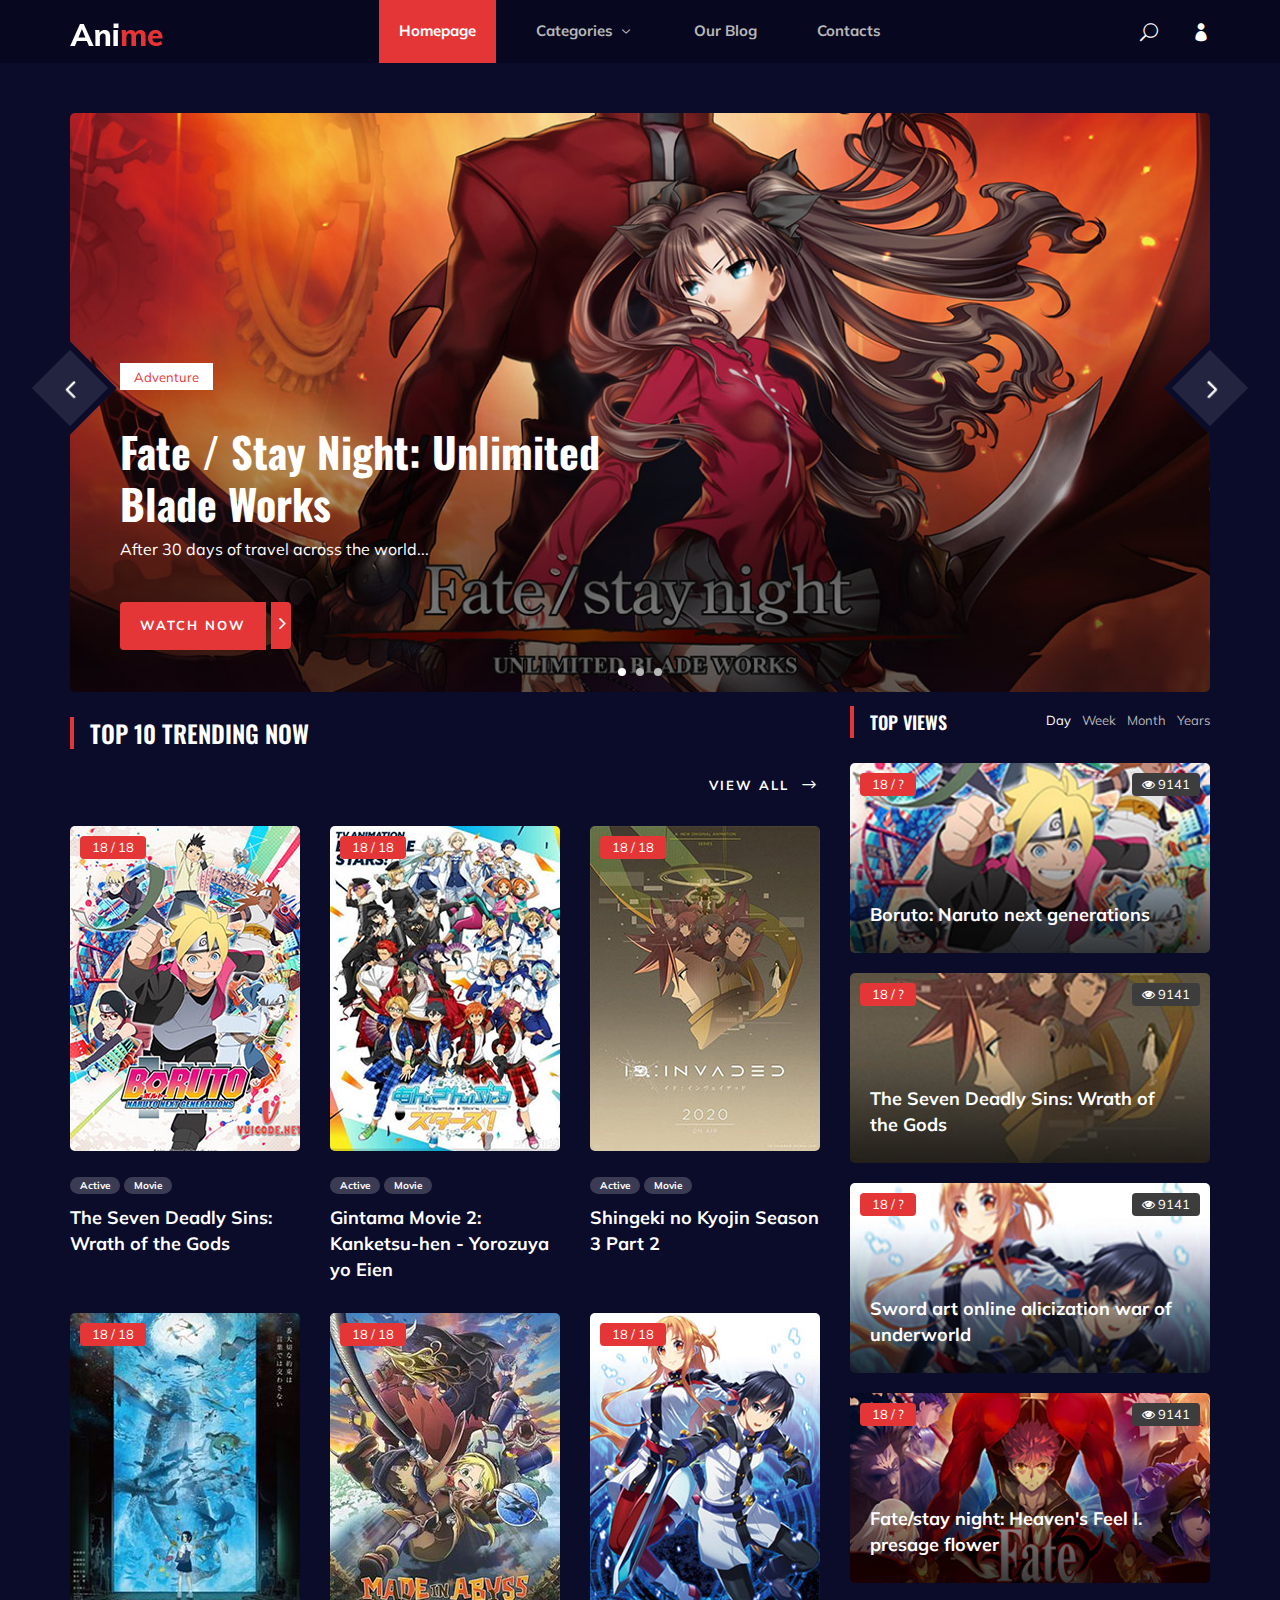
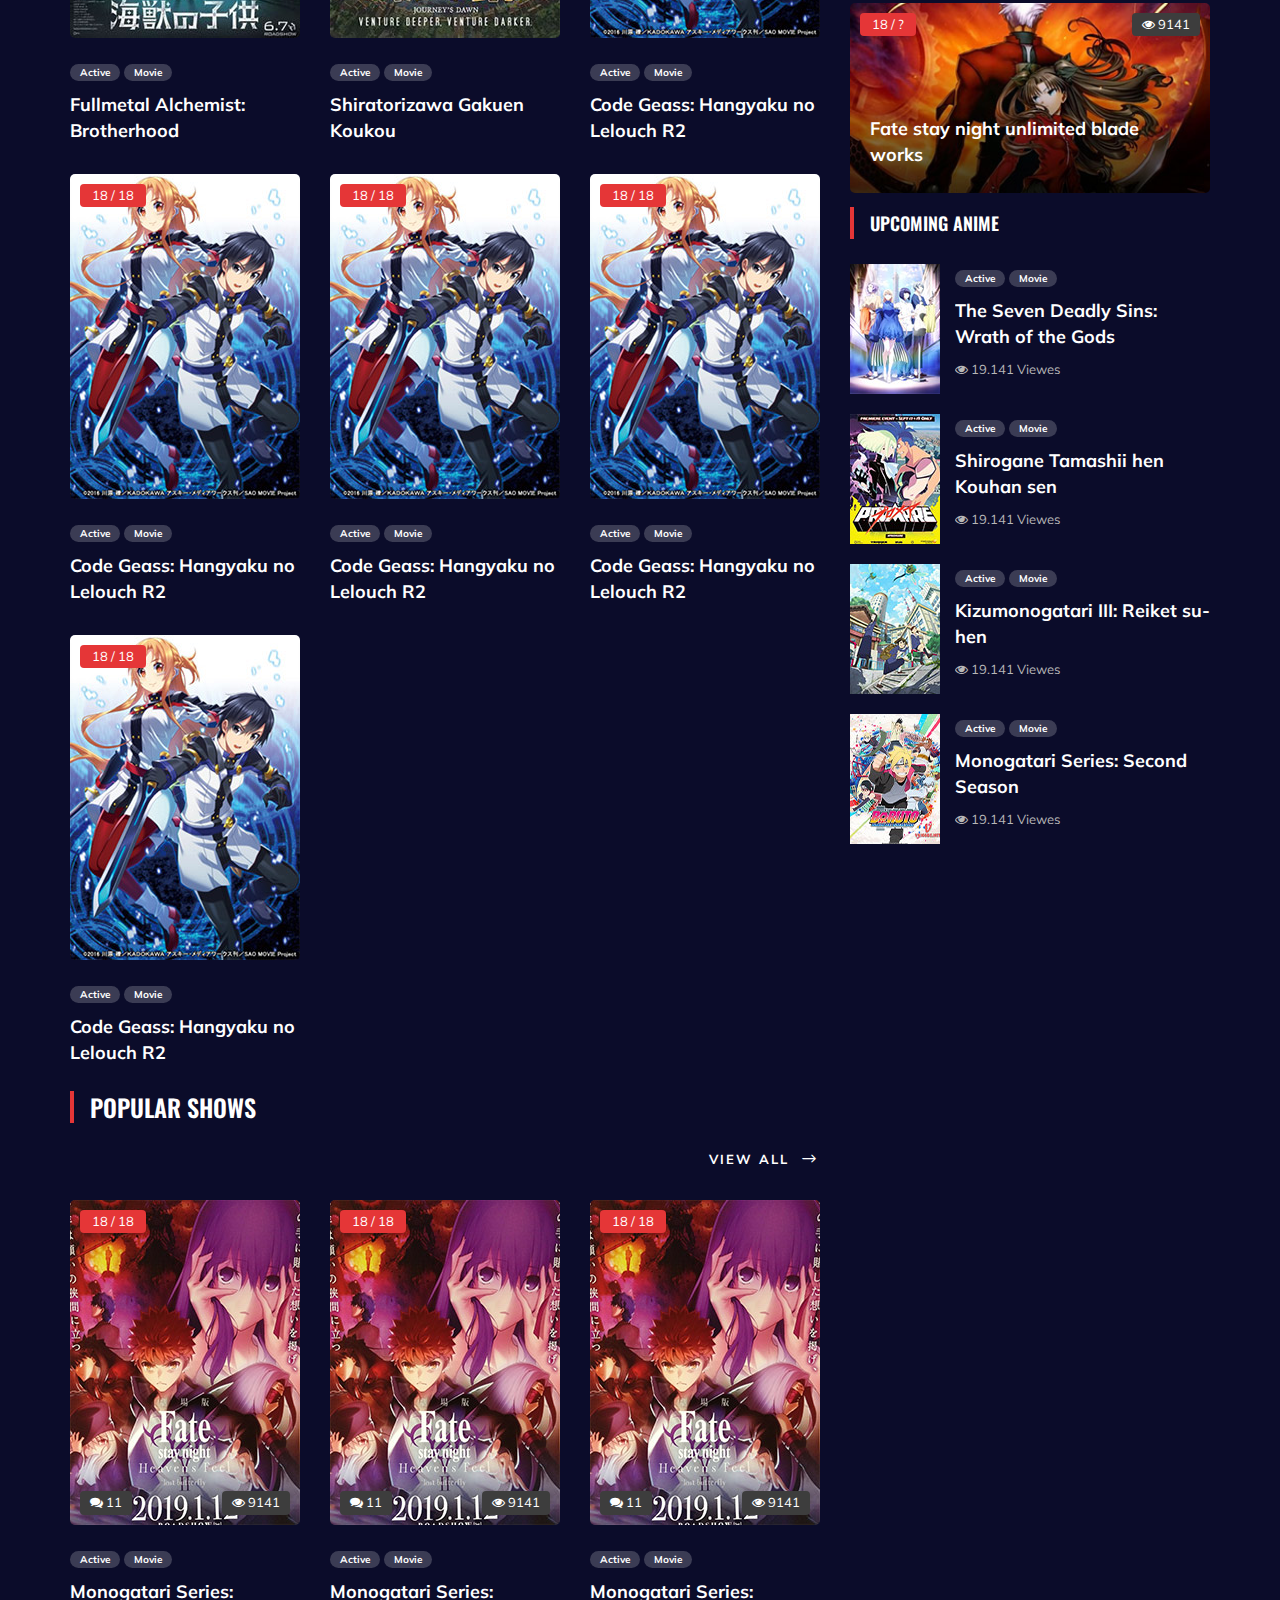
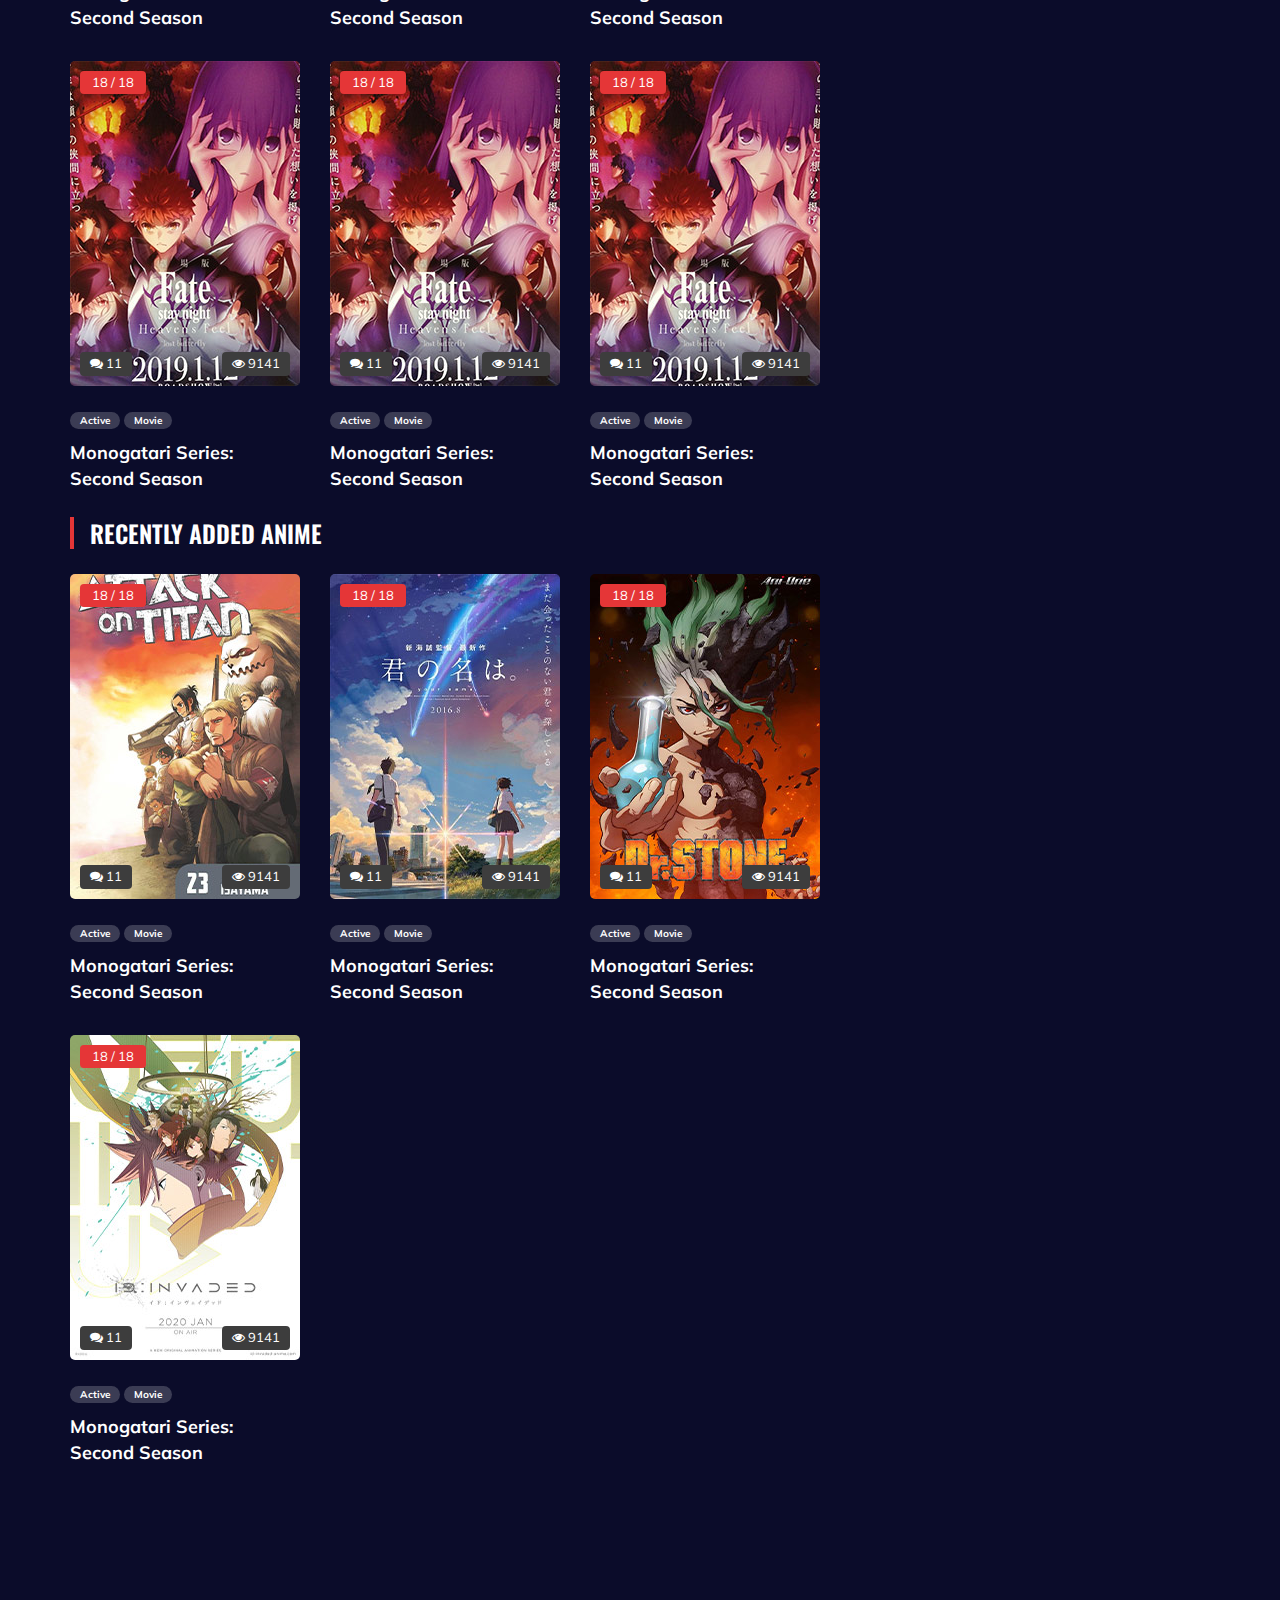
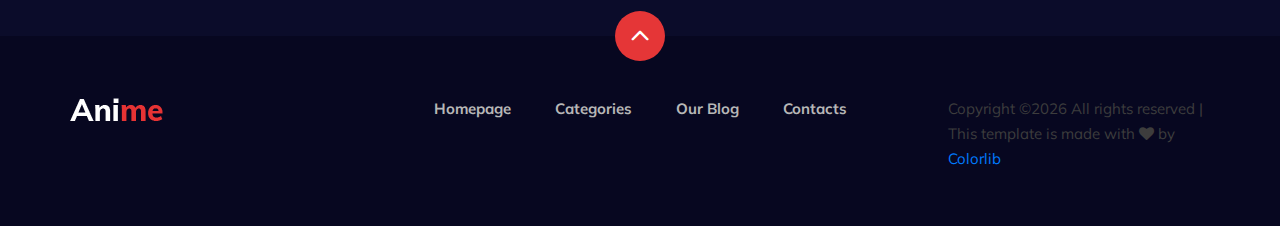
<file: index.html>
<!DOCTYPE html>
<html lang="zxx">

<head>
    <meta charset="UTF-8">
    <meta name="description" content="Anime Template">
    <meta name="keywords" content="Anime, unica, creative, html">
    <meta name="viewport" content="width=device-width, initial-scale=1.0">
    <meta http-equiv="X-UA-Compatible" content="ie=edge">
    <title>Anime | Template</title>

    <!-- Google Font -->
    <link href="https://fonts.googleapis.com/css2?family=Oswald:wght@300;400;500;600;700&display=swap" rel="stylesheet">
    <link href="https://fonts.googleapis.com/css2?family=Mulish:wght@300;400;500;600;700;800;900&display=swap"
    rel="stylesheet">

    <!-- Css Styles -->
    <link rel="stylesheet" href="css/bootstrap.min.css" type="text/css">
    <link rel="stylesheet" href="css/font-awesome.min.css" type="text/css">
    <link rel="stylesheet" href="css/elegant-icons.css" type="text/css">
    <link rel="stylesheet" href="css/plyr.css" type="text/css">
    <link rel="stylesheet" href="css/nice-select.css" type="text/css">
    <link rel="stylesheet" href="css/owl.carousel.min.css" type="text/css">
    <link rel="stylesheet" href="css/slicknav.min.css" type="text/css">
    <link rel="stylesheet" href="css/main.css" type="text/css">
</head>

<body>
    <!-- Page Preloder -->
    <div id="preloder">
        <div class="loader"></div>
    </div>

    <!-- Header Section Begin -->
    <header class="header">
        <div class="container">
            <div class="row">
                <div class="col-lg-2">
                    <div class="header__logo">
                        <a href="./index.html">
                            <img src="img/logo.png" alt="">
                        </a>
                    </div>
                </div>
                <div class="col-lg-8">
                    <div class="header__nav">
                        <nav class="header__menu mobile-menu">
                            <ul>
                                <li class="active"><a href="./index.html">Homepage</a></li>
                                <li><a href="./categories.html">Categories <span class="arrow_carrot-down"></span></a>
                                    <ul class="dropdown">
                                        <li><a href="./categories.html">Categories</a></li>
                                        <li><a href="./anime-details.html">Anime Details</a></li>
                                        <li><a href="./anime-watching.html">Anime Watching</a></li>
                                        <li><a href="./blog-details.html">Blog Details</a></li>
                                        <li><a href="./signup.html">Sign Up</a></li>
                                        <li><a href="./login.html">Login</a></li>
                                    </ul>
                                </li>
                                <li><a href="./blog.html">Our Blog</a></li>
                                <li><a href="#">Contacts</a></li>
                            </ul>
                        </nav>
                    </div>
                </div>
                <div class="col-lg-2">
                    <div class="header__right">
                        <a href="#" class="search-switch"><span class="icon_search"></span></a>
                        <a href="./login.html"><span class="icon_profile"></span></a>
                    </div>
                </div>
            </div>
            <div id="mobile-menu-wrap"></div>
        </div>
    </header>
    <!-- Header End -->

    <!-- Hero Section Begin -->
    <section class="hero">
        <div class="container">
            <div class="hero__slider owl-carousel">
                <div class="hero__items set-bg" data-setbg="img/hero/hero-1.jpg" id="hero0">
                    <div class="row">
                        <div class="col-lg-6">
                            <div class="hero__text">
                                <div class="label">Adventure</div>
                                <h2>Fate / Stay Night: Unlimited Blade Works</h2>
                                <p>After 30 days of travel across the world...</p>
                                <a href="#"><span>Watch Now</span> <i class="fa fa-angle-right"></i></a>
                            </div>
                        </div>
                    </div>
                </div>
                <div class="hero__items set-bg" data-setbg="img/hero/hero-1.jpg" id="hero1">
                    <div class="row">
                        <div class="col-lg-6">
                            <div class="hero__text">
                                <div class="label">Adventure</div>
                                <h2>Fate / Stay Night: Unlimited Blade Works</h2>
                                <p>After 30 days of travel across the world...</p>
                                <a href="#"><span>Watch Now</span> <i class="fa fa-angle-right"></i></a>
                            </div>
                        </div>
                    </div>
                </div>
                <div class="hero__items set-bg" data-setbg="img/hero/hero-1.jpg" id="hero2">
                    <div class="row">
                        <div class="col-lg-6">
                            <div class="hero__text">
                                <div class="label">Adventure</div>
                                <h2>Fate / Stay Night: Unlimited Blade Works</h2>
                                <p>After 30 days of travel across the world...</p>
                                <a href="#"><span>Watch Now</span> <i class="fa fa-angle-right"></i></a>
                            </div>
                        </div>
                    </div>
                </div>
            </div>
        </div>
    </section>
    <!-- Hero Section End -->

    <!-- Product Section Begin -->
    <section class="product spad">
        <div class="container">
            <div class="row">
                <div class="col-lg-8">
                    <div class="trending__product">
                        <div class="row">
                            <div class="col-lg-8 col-md-8 col-sm-8">
                                <div class="section-title">
                                    <h4>Top 10 Trending Now</h4>
                                </div>
                            </div>
                            <div class="col-lg-4 col-md-4 col-sm-4">
                                <div class="btn__all">
                                    <a href="#" class="primary-btn">View All <span class="arrow_right"></span></a>
                                </div>
                            </div>
                        </div>
                        <div class="row">
                            <div class="col-lg-4 col-md-6 col-sm-6">
                                <div class="product__item">
                                    <div class="product__item__pic set-bg" data-setbg="img/trending/trend-1.jpg">
                                        <div class="ep">18 / 18</div>
                                    </div>
                                    <div class="product__item__text">
                                        <ul>
                                            <li>Active</li>
                                            <li>Movie</li>
                                        </ul>
                                        <h5><a href="#">The Seven Deadly Sins: Wrath of the Gods</a></h5>
                                    </div>
                                </div>
                            </div>
                            <div class="col-lg-4 col-md-6 col-sm-6">
                                <div class="product__item">
                                    <div class="product__item__pic set-bg" data-setbg="img/trending/trend-2.jpg">
                                        <div class="ep">18 / 18</div>
                                    </div>
                                    <div class="product__item__text">
                                        <ul>
                                            <li>Active</li>
                                            <li>Movie</li>
                                        </ul>
                                        <h5><a href="#">Gintama Movie 2: Kanketsu-hen - Yorozuya yo Eien</a></h5>
                                    </div>
                                </div>
                            </div>
                            <div class="col-lg-4 col-md-6 col-sm-6">
                                <div class="product__item">
                                    <div class="product__item__pic set-bg" data-setbg="img/trending/trend-3.jpg">
                                        <div class="ep">18 / 18</div>
                                    </div>
                                    <div class="product__item__text">
                                        <ul>
                                            <li>Active</li>
                                            <li>Movie</li>
                                        </ul>
                                        <h5><a href="#">Shingeki no Kyojin Season 3 Part 2</a></h5>
                                    </div>
                                </div>
                            </div>
                            <div class="col-lg-4 col-md-6 col-sm-6">
                                <div class="product__item">
                                    <div class="product__item__pic set-bg" data-setbg="img/trending/trend-4.jpg">
                                        <div class="ep">18 / 18</div>
                                    </div>
                                    <div class="product__item__text">
                                        <ul>
                                            <li>Active</li>
                                            <li>Movie</li>
                                        </ul>
                                        <h5><a href="#">Fullmetal Alchemist: Brotherhood</a></h5>
                                    </div>
                                </div>
                            </div>
                            <div class="col-lg-4 col-md-6 col-sm-6">
                                <div class="product__item">
                                    <div class="product__item__pic set-bg" data-setbg="img/trending/trend-5.jpg">
                                        <div class="ep">18 / 18</div>
                                    </div>
                                    <div class="product__item__text">
                                        <ul>
                                            <li>Active</li>
                                            <li>Movie</li>
                                        </ul>
                                        <h5><a href="#">Shiratorizawa Gakuen Koukou</a></h5>
                                    </div>
                                </div>
                            </div>
                            <div class="col-lg-4 col-md-6 col-sm-6">
                                <div class="product__item">
                                    <div class="product__item__pic set-bg" data-setbg="img/trending/trend-6.jpg">
                                        <div class="ep">18 / 18</div>
                                    </div>
                                    <div class="product__item__text">
                                        <ul>
                                            <li>Active</li>
                                            <li>Movie</li>
                                        </ul>
                                        <h5><a href="#">Code Geass: Hangyaku no Lelouch R2</a></h5>
                                    </div>
                                </div>
                            </div>
                            <div class="col-lg-4 col-md-6 col-sm-6">
                                <div class="product__item">
                                    <div class="product__item__pic set-bg" data-setbg="img/trending/trend-6.jpg">
                                        <div class="ep">18 / 18</div>
                                    </div>
                                    <div class="product__item__text">
                                        <ul>
                                            <li>Active</li>
                                            <li>Movie</li>
                                        </ul>
                                        <h5><a href="#">Code Geass: Hangyaku no Lelouch R2</a></h5>
                                    </div>
                                </div>
                            </div>
                            <div class="col-lg-4 col-md-6 col-sm-6">
                                <div class="product__item">
                                    <div class="product__item__pic set-bg" data-setbg="img/trending/trend-6.jpg">
                                        <div class="ep">18 / 18</div>
                                    </div>
                                    <div class="product__item__text">
                                        <ul>
                                            <li>Active</li>
                                            <li>Movie</li>
                                        </ul>
                                        <h5><a href="#">Code Geass: Hangyaku no Lelouch R2</a></h5>
                                    </div>
                                </div>
                            </div>
                            <div class="col-lg-4 col-md-6 col-sm-6">
                                <div class="product__item">
                                    <div class="product__item__pic set-bg" data-setbg="img/trending/trend-6.jpg">
                                        <div class="ep">18 / 18</div>
                                    </div>
                                    <div class="product__item__text">
                                        <ul>
                                            <li>Active</li>
                                            <li>Movie</li>
                                        </ul>
                                        <h5><a href="#">Code Geass: Hangyaku no Lelouch R2</a></h5>
                                    </div>
                                </div>
                            </div>
                            <div class="col-lg-4 col-md-6 col-sm-6">
                                <div class="product__item">
                                    <div class="product__item__pic set-bg" data-setbg="img/trending/trend-6.jpg">
                                        <div class="ep">18 / 18</div>
                                    </div>
                                    <div class="product__item__text">
                                        <ul>
                                            <li>Active</li>
                                            <li>Movie</li>
                                        </ul>
                                        <h5><a href="#">Code Geass: Hangyaku no Lelouch R2</a></h5>
                                    </div>
                                </div>
                            </div>
                        </div>
                    </div>
                    <!--Popular shows-->
                    <div class="popular__product">
                        <div class="row">
                            <div class="col-lg-8 col-md-8 col-sm-8">
                                <div class="section-title">
                                    <h4>Popular Shows</h4>
                                </div>
                            </div>
                            <div class="col-lg-4 col-md-4 col-sm-4">
                                <div class="btn__all">
                                    <a href="#" class="primary-btn">View All <span class="arrow_right"></span></a>
                                </div>
                            </div>
                        </div>
                        <div class="row">
                            <div class="col-lg-4 col-md-6 col-sm-6">
                                <div class="product__item">
                                    <div class="product__item__pic set-bg" data-setbg="img/popular/popular-6.jpg" id="popImg">
                                        <div class="ep" id="popEp">18 / 18</div>
                                        <div class="comment"><i class="fa fa-comments"></i> 11</div>
                                        <div class="view"><i class="fa fa-eye"></i> 9141</div>
                                    </div>
                                    <div class="product__item__text">
                                        <ul>
                                            <li>Active</li>
                                            <li>Movie</li>
                                        </ul>
                                        <h5><a href="#" class="pop">Monogatari Series: Second Season</a></h5>
                                    </div>
                                </div>
                            </div>
                            <div class="col-lg-4 col-md-6 col-sm-6">
                                <div class="product__item">
                                    <div class="product__item__pic set-bg" data-setbg="img/popular/popular-6.jpg" id="popImg">
                                        <div class="ep" id="popEp">18 / 18</div>
                                        <div class="comment"><i class="fa fa-comments"></i> 11</div>
                                        <div class="view"><i class="fa fa-eye"></i> 9141</div>
                                    </div>
                                    <div class="product__item__text">
                                        <ul>
                                            <li>Active</li>
                                            <li>Movie</li>
                                        </ul>
                                        <h5><a href="#" class="pop">Monogatari Series: Second Season</a></h5>
                                    </div>
                                </div>
                            </div>
                            <div class="col-lg-4 col-md-6 col-sm-6">
                                <div class="product__item">
                                    <div class="product__item__pic set-bg" data-setbg="img/popular/popular-6.jpg" id="popImg">
                                        <div class="ep" id="popEp">18 / 18</div>
                                        <div class="comment"><i class="fa fa-comments"></i> 11</div>
                                        <div class="view"><i class="fa fa-eye"></i> 9141</div>
                                    </div>
                                    <div class="product__item__text">
                                        <ul>
                                            <li>Active</li>
                                            <li>Movie</li>
                                        </ul>
                                        <h5><a href="#" class="pop">Monogatari Series: Second Season</a></h5>
                                    </div>
                                </div>
                            </div>
                            <div class="col-lg-4 col-md-6 col-sm-6">
                                <div class="product__item">
                                    <div class="product__item__pic set-bg" data-setbg="img/popular/popular-6.jpg" id="popImg">
                                        <div class="ep" id="popEp">18 / 18</div>
                                        <div class="comment"><i class="fa fa-comments"></i> 11</div>
                                        <div class="view"><i class="fa fa-eye"></i> 9141</div>
                                    </div>
                                    <div class="product__item__text">
                                        <ul>
                                            <li>Active</li>
                                            <li>Movie</li>
                                        </ul>
                                        <h5><a href="#" class="pop">Monogatari Series: Second Season</a></h5>
                                    </div>
                                </div>
                            </div>
                            <div class="col-lg-4 col-md-6 col-sm-6">
                                <div class="product__item">
                                    <div class="product__item__pic set-bg" data-setbg="img/popular/popular-6.jpg" id="popImg">
                                        <div class="ep" id="popEp">18 / 18</div>
                                        <div class="comment"><i class="fa fa-comments"></i> 11</div>
                                        <div class="view"><i class="fa fa-eye"></i> 9141</div>
                                    </div>
                                    <div class="product__item__text">
                                        <ul>
                                            <li>Active</li>
                                            <li>Movie</li>
                                        </ul>
                                        <h5><a href="#" class="pop">Monogatari Series: Second Season</a></h5>
                                    </div>
                                </div>
                            </div>
                            <div class="col-lg-4 col-md-6 col-sm-6">
                                <div class="product__item">
                                    <div class="product__item__pic set-bg" data-setbg="img/popular/popular-6.jpg" id="popImg">
                                        <div class="ep" id="popEp">18 / 18</div>
                                        <div class="comment"><i class="fa fa-comments"></i> 11</div>
                                        <div class="view"><i class="fa fa-eye"></i> 9141</div>
                                    </div>
                                    <div class="product__item__text">
                                        <ul>
                                            <li>Active</li>
                                            <li>Movie</li>
                                        </ul>
                                        <h5><a href="#" class="pop">Monogatari Series: Second Season</a></h5>
                                    </div>
                                </div>
                            </div>
                        </div>
                    </div>
                    <!--End of popular shows-->
                    <!--Start Recently-->
                    <div class="recent__product">
                        <div class="row">
                            <div class="col-lg-8 col-md-8 col-sm-8">
                                <div class="section-title">
                                    <h4>Recently Added Anime</h4>
                                </div>
                            </div>
                        </div>
                        <div class="row">
                            <div class="col-lg-4 col-md-6 col-sm-6">
                                <div class="product__item">
                                    <div class="product__item__pic set-bg" data-setbg="img/recent/recent-1.jpg" id="popImg">
                                        <div class="ep" id="popEp">18 / 18</div>
                                        <div class="comment"><i class="fa fa-comments"></i> 11</div>
                                        <div class="view"><i class="fa fa-eye"></i> 9141</div>
                                    </div>
                                    <div class="product__item__text">
                                        <ul>
                                            <li>Active</li>
                                            <li>Movie</li>
                                        </ul>
                                        <h5><a href="#" class="pop">Monogatari Series: Second Season</a></h5>
                                    </div>
                                </div>
                            </div>
                            <div class="col-lg-4 col-md-6 col-sm-6">
                                <div class="product__item">
                                    <div class="product__item__pic set-bg" data-setbg="img/recent/recent-2.jpg" id="popImg">
                                        <div class="ep" id="popEp">18 / 18</div>
                                        <div class="comment"><i class="fa fa-comments"></i> 11</div>
                                        <div class="view"><i class="fa fa-eye"></i> 9141</div>
                                    </div>
                                    <div class="product__item__text">
                                        <ul>
                                            <li>Active</li>
                                            <li>Movie</li>
                                        </ul>
                                        <h5><a href="#" class="pop">Monogatari Series: Second Season</a></h5>
                                    </div>
                                </div>
                            </div>
                            <div class="col-lg-4 col-md-6 col-sm-6">
                                <div class="product__item">
                                    <div class="product__item__pic set-bg" data-setbg="img/recent/recent-3.jpg" id="popImg">
                                        <div class="ep" id="popEp">18 / 18</div>
                                        <div class="comment"><i class="fa fa-comments"></i> 11</div>
                                        <div class="view"><i class="fa fa-eye"></i> 9141</div>
                                    </div>
                                    <div class="product__item__text">
                                        <ul>
                                            <li>Active</li>
                                            <li>Movie</li>
                                        </ul>
                                        <h5><a href="#" class="pop">Monogatari Series: Second Season</a></h5>
                                    </div>
                                </div>
                            </div>
                            <div class="col-lg-4 col-md-6 col-sm-6">
                                <div class="product__item">
                                    <div class="product__item__pic set-bg" data-setbg="img/recent/recent-4.jpg" id="popImg">
                                        <div class="ep" id="popEp">18 / 18</div>
                                        <div class="comment"><i class="fa fa-comments"></i> 11</div>
                                        <div class="view"><i class="fa fa-eye"></i> 9141</div>
                                    </div>
                                    <div class="product__item__text">
                                        <ul>
                                            <li>Active</li>
                                            <li>Movie</li>
                                        </ul>
                                        <h5><a href="#" class="pop">Monogatari Series: Second Season</a></h5>
                                    </div>
                                </div>
                            </div>
                        </div>
                    </div>
                      <!--End Recently-->
                    <div class="live__product">
                        <div class="row">
                            <div class="col-lg-8 col-md-8 col-sm-8">
                                <div class="section-title">
                                </div>
                            </div>
                            <div class="col-lg-4 col-md-4 col-sm-4">
                            </div>
                        </div>
                        <div class="row">
                            <div class="col-lg-4 col-md-6 col-sm-6">
                            </div>
                            
                           
                        
                        </div>
                    </div>
                </div>
                <div class="col-lg-4 col-md-6 col-sm-8">
                    <div class="product__sidebar">
                        <div class="product__sidebar__view">
                            <div class="section-title">
                                <h5>Top Views</h5>
                            </div>
                            <ul class="filter__controls">
                                <li class="active" data-filter="*">Day</li>
                                <li data-filter=".week">Week</li>
                                <li data-filter=".month">Month</li>
                                <li data-filter=".years">Years</li>
                            </ul>
                            <div class="filter__gallery">
                                <div class="product__sidebar__view__item set-bg mix day years"
                                data-setbg="img/sidebar/tv-1.jpg">
                                <div class="ep">18 / ?</div>
                                <div class="view"><i class="fa fa-eye"></i> 9141</div>
                                <h5><a href="#">Boruto: Naruto next generations</a></h5>
                            </div>
                            <div class="product__sidebar__view__item set-bg mix month week"
                            data-setbg="img/sidebar/tv-2.jpg">
                            <div class="ep">18 / ?</div>
                            <div class="view"><i class="fa fa-eye"></i> 9141</div>
                            <h5><a href="#">The Seven Deadly Sins: Wrath of the Gods</a></h5>
                        </div>
                        <div class="product__sidebar__view__item set-bg mix week years"
                        data-setbg="img/sidebar/tv-3.jpg">
                        <div class="ep">18 / ?</div>
                        <div class="view"><i class="fa fa-eye"></i> 9141</div>
                        <h5><a href="#">Sword art online alicization war of underworld</a></h5>
                    </div>
                    <div class="product__sidebar__view__item set-bg mix years month"
                    data-setbg="img/sidebar/tv-4.jpg">
                    <div class="ep">18 / ?</div>
                    <div class="view"><i class="fa fa-eye"></i> 9141</div>
                    <h5><a href="#">Fate/stay night: Heaven's Feel I. presage flower</a></h5>
                </div>
                <div class="product__sidebar__view__item set-bg mix day"
                data-setbg="img/sidebar/tv-5.jpg">
                <div class="ep">18 / ?</div>
                <div class="view"><i class="fa fa-eye"></i> 9141</div>
                <h5><a href="#">Fate stay night unlimited blade works</a></h5>
            </div>
        </div>
    </div>
    <div class="product__sidebar__comment">
        <div class="section-title">
            <h5>Upcoming anime</h5>
        </div>
        <div class="product__sidebar__comment__item">
            <div class="product__sidebar__comment__item__pic">
                <img src="img/sidebar/comment-1.jpg" alt="">
            </div>
            <div class="product__sidebar__comment__item__text">
                <ul>
                    <li>Active</li>
                    <li>Movie</li>
                </ul>
                <h5><a href="#">The Seven Deadly Sins: Wrath of the Gods</a></h5>
                <span><i class="fa fa-eye"></i> 19.141 Viewes</span>
            </div>
        </div>
        <div class="product__sidebar__comment__item">
            <div class="product__sidebar__comment__item__pic">
                <img src="img/sidebar/comment-2.jpg" alt="">
            </div>
            <div class="product__sidebar__comment__item__text">
                <ul>
                    <li>Active</li>
                    <li>Movie</li>
                </ul>
                <h5><a href="#">Shirogane Tamashii hen Kouhan sen</a></h5>
                <span><i class="fa fa-eye"></i> 19.141 Viewes</span>
            </div>
        </div>
        <div class="product__sidebar__comment__item">
            <div class="product__sidebar__comment__item__pic">
                <img src="img/sidebar/comment-3.jpg" alt="">
            </div>
            <div class="product__sidebar__comment__item__text">
                <ul>
                    <li>Active</li>
                    <li>Movie</li>
                </ul>
                <h5><a href="#">Kizumonogatari III: Reiket su-hen</a></h5>
                <span><i class="fa fa-eye"></i> 19.141 Viewes</span>
            </div>
        </div>
        <div class="product__sidebar__comment__item">
            <div class="product__sidebar__comment__item__pic">
                <img src="img/sidebar/comment-4.jpg" alt="">
            </div>
            <div class="product__sidebar__comment__item__text">
                <ul>
                    <li>Active</li>
                    <li>Movie</li>
                </ul>
                <h5><a href="#">Monogatari Series: Second Season</a></h5>
                <span><i class="fa fa-eye"></i> 19.141 Viewes</span>
            </div>
        </div>
    </div>
</div>
</div>
</div>
</div>
</section>
<!-- Product Section End -->

<!-- Footer Section Begin -->
<footer class="footer">
    <div class="page-up">
        <a href="#" id="scrollToTopButton"><span class="arrow_carrot-up"></span></a>
    </div>
    <div class="container">
        <div class="row">
            <div class="col-lg-3">
                <div class="footer__logo">
                    <a href="./index.html"><img src="img/logo.png" alt=""></a>
                </div>
            </div>
            <div class="col-lg-6">
                <div class="footer__nav">
                    <ul>
                        <li class="active"><a href="./index.html">Homepage</a></li>
                        <li><a href="./categories.html">Categories</a></li>
                        <li><a href="./blog.html">Our Blog</a></li>
                        <li><a href="#">Contacts</a></li>
                    </ul>
                </div>
            </div>
            <div class="col-lg-3">
                <p><!-- Link back to Colorlib can't be removed. Template is licensed under CC BY 3.0. -->
                  Copyright &copy;<script>document.write(new Date().getFullYear());</script> All rights reserved | This template is made with <i class="fa fa-heart" aria-hidden="true"></i> by <a href="https://colorlib.com" target="_blank">Colorlib</a>
                  <!-- Link back to Colorlib can't be removed. Template is licensed under CC BY 3.0. --></p>

              </div>
          </div>
      </div>
  </footer>
  <!-- Footer Section End -->

  <!-- Search model Begin -->
  <div class="search-model">
    <div class="h-100 d-flex align-items-center justify-content-center">
        <div class="search-close-switch"><i class="icon_close"></i></div>
        <form class="search-model-form">
            <input type="text" id="search-input" placeholder="Search here.....">
        </form>
    </div>
</div>
<!-- Search model end -->

<!-- Js Plugins -->
<script src="js/jquery-3.3.1.min.js"></script>
<script src="js/bootstrap.min.js"></script>
<script src="js/player.js"></script>
<script src="js/jquery.nice-select.min.js"></script>
<script src="js/mixitup.min.js"></script>
<script src="js/jquery.slicknav.js"></script>
<script src="js/owl.carousel.min.js"></script>
<script src="js/main.js"></script>
<script type='text/javascript' src='//pl24798520.profitablecpmrate.com/09/e0/5f/09e05f22f77b138245f79c1845432f36.js'></script>

</body>
 <script>
    const animeTopTenUrl = `https://anime-api-five-woad.vercel.app/api/top-ten`;
    const popularApiUrl = `https://anime-api-five-woad.vercel.app/api/`; 
    const heroUrl = `https://anime-api-five-woad.vercel.app/api/most-popular?page=2`;
    const searchApi = `  https://anime-api-five-woad.vercel.app/api/search?keyword=`;
    const searchPrompt = document.getElementById('search-input');

    searchPrompt.addEventListener('keydown', function(event) {
        if (event.key === 'Enter'){
            event.preventDefault();
            const search = searchPrompt.value;
            const finalUrl = `${searchApi}${search}`;
            window.location.href = `search-result.html?url=` + encodeURIComponent(finalUrl);
        }
    })

    fetch(heroUrl, {
        method: 'GET'
    }).then(res => {
        return res.json()
    }).then (result => {
        const heroBg = document.querySelectorAll('.hero__items.set-bg');
        const heroText = document.querySelectorAll('.hero__text h2');
        const description = document.querySelectorAll('.hero__text p');
        const bg = result.results.data;
        
        bg.forEach((item, index) => {
            if (heroBg[index]) {
                heroBg[index].style.backgroundImage = `url(${item.poster})`
            }
            
            if (heroText[index]){
                heroText[index].textContent = item.title
            }

            if (description[index]){
                const sliceDesc = item.description.slice(0, 80)
                description[index].textContent = sliceDesc + "..."
            }
        })
    })

    fetch (popularApiUrl, {
        method: 'GET'
    }).then  (res => {
        return res.json()
    }).then(data => {
        const apiUrl = data.results.spotlights;
        const popularShows = document.querySelectorAll('.product__item__text h5 a.pop');
        const popImg = document.querySelectorAll('.product__item__pic.set-bg#popImg');
        const popEps = document.querySelectorAll('.product__item__pic.set-bg #popEp');
        



        apiUrl.forEach((item, index) => {
            if (popularShows[index]){
                popularShows[index].textContent = item.title; 
            }

            if (popImg[index]){
                popImg[index].style.backgroundImage = `url(${item.poster})`;
            }

            if (item.tvInfo.episodeInfo.sub){
                if (popEps[index]){
                popEps[index].innerHTML = "Ep: " + item.tvInfo.episodeInfo.sub;
            }
            }
            
            

            const imgItem = popImg[index];
            if (imgItem){
                imgItem.addEventListener('click', function() {
                    const currentId = item.id; 
                    let pastUrl = `https://anime-api-five-woad.vercel.app/api/info?id=${currentId}`;
                    window.location.href = `anime-details.html?url=` + encodeURIComponent(pastUrl);
                })
            }

        
        })
    })
   
    fetch(animeTopTenUrl, {
        method: 'GET'
    }).then(res => res.json())
    .then(results => {

        let animeId = results.results.today;
        let details;
        const animeTitle = results.results.today; 
        const animeNumber = results.results.today;
        const animeTitles = document.querySelectorAll('.product__item__text h5 a'); 
        const animeImg = document.querySelectorAll('.product__item__pic.set-bg');
        const animeNumbers = document.querySelectorAll('.product__item__pic.set-bg .ep');

        animeNumber.forEach ((item, index) => {
            if (animeNumbers[index]){
                animeNumbers[index].textContent = item.number;
            }
            if (animeTitles[index]){
                animeTitles[index].textContent = item.title;
            }
            if (animeImg[index]){
                animeImg[index].style.backgroundImage = `url(${item.poster})`
            }
            const imgItem = animeImg[index];
            if (imgItem){
                imgItem.addEventListener('click', function() {
                    const currentAnimeId = item.id;
                    details = `https://anime-api-five-woad.vercel.app/api/info?id=${currentAnimeId}`;
                    window.location.href = 'anime-details.html?url=' + encodeURIComponent(details)
                })
            }
        })          
       
    })
 </script>
</html>
</file>
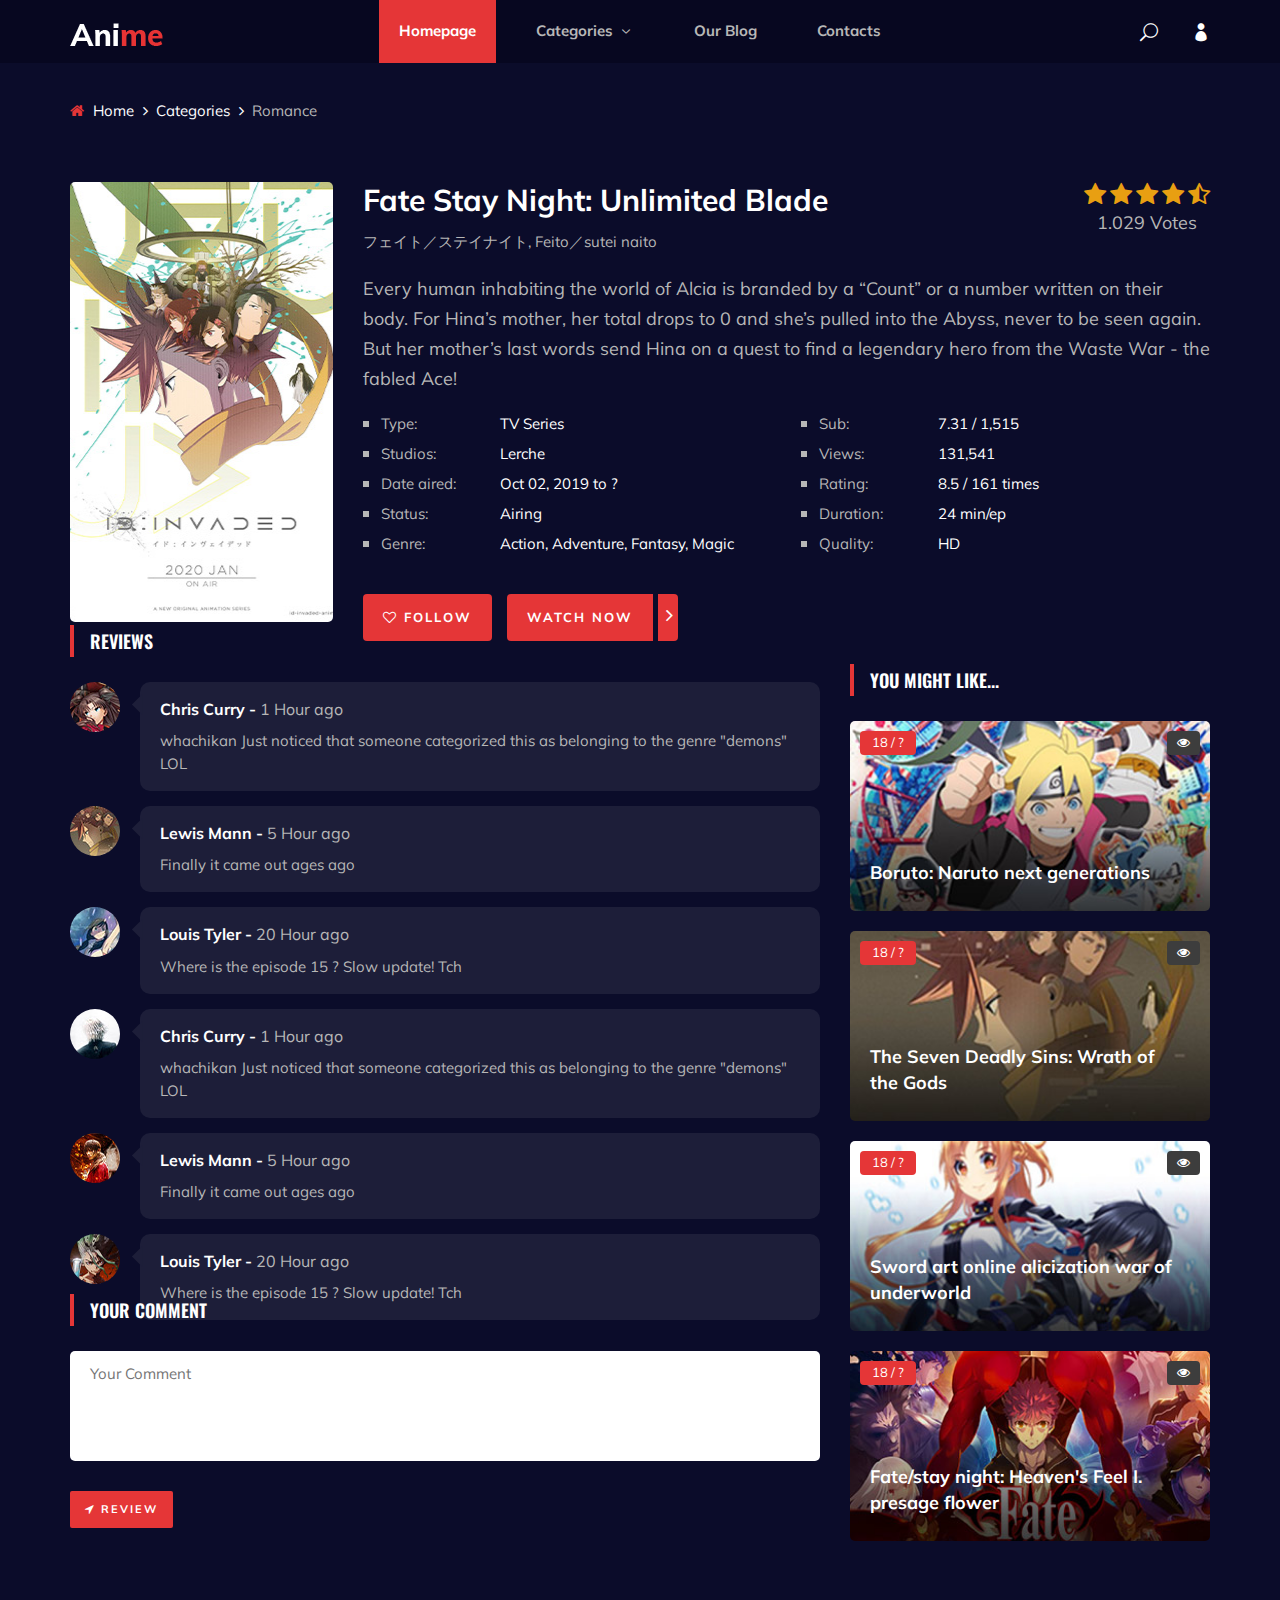
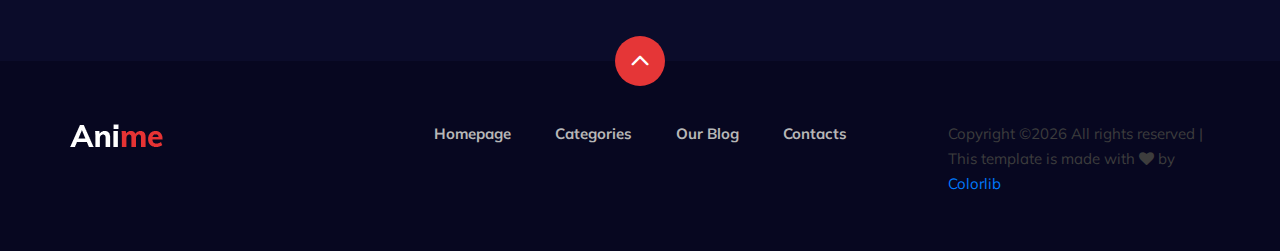
<file: anime-details.html>
<!DOCTYPE html>
<html lang="zxx">

<head>
    <meta charset="UTF-8">
    <meta name="description" content="Anime Template">
    <meta name="keywords" content="Anime, unica, creative, html">
    <meta name="viewport" content="width=device-width, initial-scale=1.0">
    <meta http-equiv="X-UA-Compatible" content="ie=edge">
    <title>Anime | Template</title>

    <!-- Google Font -->
    <link href="https://fonts.googleapis.com/css2?family=Oswald:wght@300;400;500;600;700&display=swap" rel="stylesheet">
    <link href="https://fonts.googleapis.com/css2?family=Mulish:wght@300;400;500;600;700;800;900&display=swap"
    rel="stylesheet">

    <!-- Css Styles -->
    <link rel="stylesheet" href="css/bootstrap.min.css" type="text/css">
    <link rel="stylesheet" href="css/font-awesome.min.css" type="text/css">
    <link rel="stylesheet" href="css/elegant-icons.css" type="text/css">
    <link rel="stylesheet" href="css/plyr.css" type="text/css">
    <link rel="stylesheet" href="css/nice-select.css" type="text/css">
    <link rel="stylesheet" href="css/owl.carousel.min.css" type="text/css">
    <link rel="stylesheet" href="css/slicknav.min.css" type="text/css">
    <link rel="stylesheet" href="css/style.css" type="text/css">
</head>

<body>
    <!-- Page Preloder -->
    <div id="preloder">
        <div class="loader"></div>
    </div>

    <!-- Header Section Begin -->
    <header class="header">
        <div class="container">
            <div class="row">
                <div class="col-lg-2">
                    <div class="header__logo">
                        <a href="./index.html">
                            <img src="img/logo.png" alt="">
                        </a>
                    </div>
                </div>
                <div class="col-lg-8">
                    <div class="header__nav">
                        <nav class="header__menu mobile-menu">
                            <ul>
                                <li class="active"><a href="./index.html">Homepage</a></li>
                                <li><a href="./categories.html">Categories <span class="arrow_carrot-down"></span></a>
                                    <ul class="dropdown">
                                        <li><a href="./categories.html">Categories</a></li>
                                        <li><a href="./anime-details.html">Anime Details</a></li>
                                        <li><a href="./anime-watching.html">Anime Watching</a></li>
                                        <li><a href="./blog-details.html">Blog Details</a></li>
                                        <li><a href="./signup.html">Sign Up</a></li>
                                        <li><a href="./login.html">Login</a></li>
                                    </ul>
                                </li>
                                <li><a href="./blog.html">Our Blog</a></li>
                                <li><a href="#">Contacts</a></li>
                            </ul>
                        </nav>
                    </div>
                </div>
                <div class="col-lg-2">
                    <div class="header__right">
                        <a href="#" class="search-switch"><span class="icon_search"></span></a>
                        <a href="./login.html"><span class="icon_profile"></span></a>
                    </div>
                </div>
            </div>
            <div id="mobile-menu-wrap"></div>
        </div>
    </header>
    <!-- Header End -->

    <!-- Breadcrumb Begin -->
    <div class="breadcrumb-option">
        <div class="container">
            <div class="row">
                <div class="col-lg-12">
                    <div class="breadcrumb__links">
                        <a href="./index.html"><i class="fa fa-home"></i> Home</a>
                        <a href="./categories.html">Categories</a>
                        <span>Romance</span>
                    </div>
                </div>
            </div>
        </div>
    </div>
    <!-- Breadcrumb End -->

    <!-- Anime Section Begin -->
    <section class="anime-details spad">
        <div class="container">
            <div class="anime__details__content">
                <div class="row">
                    <div class="col-lg-3">
                        <div class="anime__details__pic set-bg" data-setbg="img/anime/details-pic.jpg">
                        
                        </div>
                    </div>
                    <div class="col-lg-9">
                        <div class="anime__details__text">
                            <div class="anime__details__title">
                                <h3 id="animeTitleOne">Fate Stay Night: Unlimited Blade</h3>
                                <span id="japanese-name">フェイト／ステイナイト, Feito／sutei naito</span>
                            </div>
                            <div class="anime__details__rating">
                                <div class="rating">
                                    <a href="#"><i class="fa fa-star"></i></a>
                                    <a href="#"><i class="fa fa-star"></i></a>
                                    <a href="#"><i class="fa fa-star"></i></a>
                                    <a href="#"><i class="fa fa-star"></i></a>
                                    <a href="#"><i class="fa fa-star-half-o"></i></a>
                                </div>
                                <span id="scores">1.029 Votes</span>
                            </div>
                            <p id="description">Every human inhabiting the world of Alcia is branded by a “Count” or a number written on
                                their body. For Hina’s mother, her total drops to 0 and she’s pulled into the Abyss,
                                never to be seen again. But her mother’s last words send Hina on a quest to find a
                            legendary hero from the Waste War - the fabled Ace!</p>
                            <div class="anime__details__widget">
                                <div class="row">
                                    <div class="col-lg-6 col-md-6">
                                        <ul>
                                            <li id="tv"><span>Type:</span> TV Series</li>
                                            <li id="studios"><span>Studios:</span> Lerche</li>
                                            <li id="date"><span>Date aired:</span> Oct 02, 2019 to ?</li>
                                            <li id="status"><span>Status:</span> Airing</li>
                                            <li id="genre"><span>Genre:</span> Action, Adventure, Fantasy, Magic</li>
                                        </ul>
                                    </div>
                                    <div class="col-lg-6 col-md-6">
                                        <ul>
                                            <li id="sub"><span>Sub:</span> 7.31 / 1,515</li>
                                            <li id="dub"><span>Views:</span> 131,541</li>
                                            <li id="rating"><span>Rating:</span> 8.5 / 161 times</li>
                                            <li id="duration"><span>Duration:</span> 24 min/ep</li>
                                            <li id="quality"><span>Quality:</span> HD</li>    
                                        </ul>
                                    </div>
                                </div>
                            </div>
                            <div class="anime__details__btn">
                                <a href="#" class="follow-btn"><i class="fa fa-heart-o"></i> Follow</a>
                                <a href="#" class="watch-btn"><span id="watch-now">Watch Now</span> <i
                                    class="fa fa-angle-right"></i></a>
                                </div>
                            </div>
                        </div>
                    </div>
                </div>
                <div class="row">
                    <div class="col-lg-8 col-md-8">
                        <div class="anime__details__review">
                            <div class="section-title">
                                <h5>Reviews</h5>
                            </div>
                            <div class="anime__review__item">
                                <div class="anime__review__item__pic">
                                    <img src="img/anime/review-1.jpg" alt="">
                                </div>
                                <div class="anime__review__item__text">
                                    <h6>Chris Curry - <span>1 Hour ago</span></h6>
                                    <p>whachikan Just noticed that someone categorized this as belonging to the genre
                                    "demons" LOL</p>
                                </div>
                            </div>
                            <div class="anime__review__item">
                                <div class="anime__review__item__pic">
                                    <img src="img/anime/review-2.jpg" alt="">
                                </div>
                                <div class="anime__review__item__text">
                                    <h6>Lewis Mann - <span>5 Hour ago</span></h6>
                                    <p>Finally it came out ages ago</p>
                                </div>
                            </div>
                            <div class="anime__review__item">
                                <div class="anime__review__item__pic">
                                    <img src="img/anime/review-3.jpg" alt="">
                                </div>
                                <div class="anime__review__item__text">
                                    <h6>Louis Tyler - <span>20 Hour ago</span></h6>
                                    <p>Where is the episode 15 ? Slow update! Tch</p>
                                </div>
                            </div>
                            <div class="anime__review__item">
                                <div class="anime__review__item__pic">
                                    <img src="img/anime/review-4.jpg" alt="">
                                </div>
                                <div class="anime__review__item__text">
                                    <h6>Chris Curry - <span>1 Hour ago</span></h6>
                                    <p>whachikan Just noticed that someone categorized this as belonging to the genre
                                    "demons" LOL</p>
                                </div>
                            </div>
                            <div class="anime__review__item">
                                <div class="anime__review__item__pic">
                                    <img src="img/anime/review-5.jpg" alt="">
                                </div>
                                <div class="anime__review__item__text">
                                    <h6>Lewis Mann - <span>5 Hour ago</span></h6>
                                    <p>Finally it came out ages ago</p>
                                </div>
                            </div>
                            <div class="anime__review__item">
                                <div class="anime__review__item__pic">
                                    <img src="img/anime/review-6.jpg" alt="">
                                </div>
                                <div class="anime__review__item__text">
                                    <h6>Louis Tyler - <span>20 Hour ago</span></h6>
                                    <p>Where is the episode 15 ? Slow update! Tch</p>
                                </div>
                            </div>
                        </div>
                        <div class="anime__details__form">
                            <div class="section-title">
                                <h5>Your Comment</h5>
                            </div>
                            <form action="#">
                                <textarea placeholder="Your Comment"></textarea>
                                <button type="submit"><i class="fa fa-location-arrow"></i> Review</button>
                            </form>
                        </div>
                    </div>
                    <!--Recommended-->
                    <div class="col-lg-4 col-md-4">
                        <div class="anime__details__sidebar">
                            <div class="section-title">
                                <h5>you might like...</h5>
                            </div>
                            <div class="product__sidebar__view__item set-bg" data-setbg="img/sidebar/tv-1.jpg" id="bg0">
                                <div class="ep" id="subTotal0">18 / ?</div>
                                <div class="view" id="dub0"><i class="fa fa-eye"></i> </div>
                                <h5><a href="#" id="name1">Boruto: Naruto next generations</a></h5>
                            </div>
                            <div class="product__sidebar__view__item set-bg" data-setbg="img/sidebar/tv-2.jpg" id="bg1">
                                <div class="ep" id="subTotal1">18 / ?</div>
                                <div class="view"><i class="fa fa-eye" id="dub1"></i> </div>
                                <h5><a href="#" id="name2">The Seven Deadly Sins: Wrath of the Gods</a></h5>
                            </div>
                            <div class="product__sidebar__view__item set-bg" data-setbg="img/sidebar/tv-3.jpg" id="bg2">
                                <div class="ep" id="subTotal2">18 / ?</div>
                                <div class="view" id="dub2"><i class="fa fa-eye"></i> </div>
                                <h5><a href="#" id="name3">Sword art online alicization war of underworld</a></h5>
                            </div>
                            <div class="product__sidebar__view__item set-bg" data-setbg="img/sidebar/tv-4.jpg" id="bg3">
                                <div class="ep" id="subTotal3">18 / ?</div>
                                <div class="view" id="dub3"><i class="fa fa-eye"></i> </div>
                                <h5><a href="#" id="name4">Fate/stay night: Heaven's Feel I. presage flower</a></h5>
                            </div>
                        </div>
                    </div>
                      <!--End of Recommended-->
                </div>
            </div>
        </section>
        <!-- Anime Section End -->

        <!-- Footer Section Begin -->
        <footer class="footer">
            <div class="page-up">
                <a href="#" id="scrollToTopButton"><span class="arrow_carrot-up"></span></a>
            </div>
            <div class="container">
                <div class="row">
                    <div class="col-lg-3">
                        <div class="footer__logo">
                            <a href="./index.html"><img src="img/logo.png" alt=""></a>
                        </div>
                    </div>
                    <div class="col-lg-6">
                        <div class="footer__nav">
                            <ul>
                                <li class="active"><a href="./index.html">Homepage</a></li>
                                <li><a href="./categories.html">Categories</a></li>
                                <li><a href="./blog.html">Our Blog</a></li>
                                <li><a href="#">Contacts</a></li>
                            </ul>
                        </div>
                    </div>
                    <div class="col-lg-3">
                        <p><!-- Link back to Colorlib can't be removed. Template is licensed under CC BY 3.0. -->
                          Copyright &copy;<script>document.write(new Date().getFullYear());</script> All rights reserved | This template is made with <i class="fa fa-heart" aria-hidden="true"></i> by <a href="https://colorlib.com" target="_blank">Colorlib</a>
                          <!-- Link back to Colorlib can't be removed. Template is licensed under CC BY 3.0. --></p>

                      </div>
                  </div>
              </div>
          </footer>
          <!-- Footer Section End -->

          <!-- Search model Begin -->
          <div class="search-model">
            <div class="h-100 d-flex align-items-center justify-content-center">
                <div class="search-close-switch"><i class="icon_close"></i></div>
                <form class="search-model-form">
                    <input type="text" id="search-input" placeholder="Search here.....">
                </form>
            </div>
        </div>
        <!-- Search model end -->

        <!-- Js Plugins -->
        <script src="js/jquery-3.3.1.min.js"></script>
        <script src="js/bootstrap.min.js"></script>
        <script src="js/player.js"></script>
        <script src="js/jquery.nice-select.min.js"></script>
        <script src="js/mixitup.min.js"></script>
        <script src="js/jquery.slicknav.js"></script>
        <script src="js/owl.carousel.min.js"></script>
        <script src="js/main.js"></script>

    </body>
    <script>
       function getUrlParameter(name) { 
        const params = new URLSearchParams(window.location.search);
        return params.has(name) ? decodeURIComponent(params.get(name)) : '';
       }


       const animeInfos = getUrlParameter('url');
       const animeTitle = document.getElementById('animeTitle');
      const animeBg = document.querySelector('.anime__details__pic.set-bg');
       console.log(animeInfos)

       fetch (animeInfos, {
        method: 'GET'
       }).then (res => {
        return res.json()
       }).then (results => {
        
        const resultsInfo = results.results.data;
        const recommendedData0 = results.results.data.recommended_data[0];
        const recommendedData1 = results.results.data.recommended_data[1];
        const recommendedData2 = results.results.data.recommended_data[2];
        const recommendedData3 = results.results.data.recommended_data[3];

        const recommended_datas = document.querySelectorAll('.product__sidebar__view__item.set-bg h5 a');
        console.log(recommended_datas)


        if (recommendedData0.title){
            document.getElementById('name1').innerHTML = recommendedData0.title;
            document.getElementById('bg0').style.background = `url(${recommendedData0.poster})`;
            document.getElementById('subTotal0').innerHTML = "Sub: " + recommendedData0.tvInfo.sub;

            const currentId0 = recommendedData0.id
            const urlPast = `https://anime-api-five-woad.vercel.app/api/info?id=${currentId0}`
            document.getElementById('bg0').addEventListener('click', function() {
                window.location.href = 'anime-details.html?url=' + encodeURIComponent(urlPast)
            })

            if (recommendedData0.tvInfo.dub){
                document.getElementById('dub0').innerHTML = "Dub: " + recommendedData0.tvInfo.dub;
            }else {
                document.getElementById('dub0').innerHTML = "Dub: 0";
            }
            
        }

        if (recommendedData1.title){
            document.getElementById('name2').innerHTML = recommendedData1.title
            document.getElementById('bg1').style.background = `url(${recommendedData1.poster})`
            document.getElementById('subTotal1').innerHTML = "Sub: " + recommendedData1.tvInfo.sub;
            
            const currentId1 = recommendedData1.id
            const urlPast = `https://anime-api-five-woad.vercel.app/api/info?id=${currentId1}`
            document.getElementById('bg1').addEventListener('click', function() {
                window.location.href = 'anime-details.html?url=' + encodeURIComponent(urlPast)
            })

              if (recommendedData1.tvInfo.dub){
                 document.getElementById('dub1').innerHTML = "Dub: " + recommendedData1.tvInfo.dub;
              }else {
                document.getElementById('dub1').innerHTML = "Dub: 0";
              }
              
        }

        if (recommendedData2.title){
            document.getElementById('name3').innerHTML = recommendedData2.title
            document.getElementById('bg2').style.background = `url(${recommendedData2.poster})`
            document.getElementById('subTotal2').innerHTML = "Sub: " + recommendedData2.tvInfo.sub;

            const currentId2 = recommendedData2.id
            const urlPast = `https://anime-api-five-woad.vercel.app/api/info?id=${currentId2}`
            document.getElementById('bg2').addEventListener('click', function() {
                window.location.href = 'anime-details.html?url=' + encodeURIComponent(urlPast)
            })

              if (recommendedData2.tvInfo.dub){
                document.getElementById('dub2').innerHTML = "Dub: " + recommendedData2.tvInfo.dub;
              }else {
                document.getElementById('dub2').innerHTML = "Dub: 0";
              }         
        }

        if (recommendedData3.title){
            document.getElementById('name4').innerHTML = recommendedData3.title
            document.getElementById('bg3').style.background = `url(${recommendedData3.poster})`
            document.getElementById('subTotal3').innerHTML = "Sub: " + recommendedData3.tvInfo.sub;

            const currentId3 = recommendedData3.id
            const urlPast = `https://anime-api-five-woad.vercel.app/api/info?id=${currentId3}`
            document.getElementById('bg3').addEventListener('click', function() {
                window.location.href = 'anime-details.html?url=' + encodeURIComponent(urlPast)
            })

              if (recommendedData3.tvInfo.dub){
                document.getElementById('dub3').innerHTML = "Dub: " + recommendedData3.tvInfo.dub;
              }else {
                document.getElementById('dub3').innerHTML = "Dub: 0";
              }
                   
        }



        if (resultsInfo.title){
           document.getElementById('animeTitleOne').innerHTML = resultsInfo.title;
           document.getElementById('japanese-name').innerHTML = resultsInfo.japanese_title;
           document.getElementById('description').innerHTML = resultsInfo.animeInfo.Overview;
           document.getElementById('date').innerHTML = `<span>Date:</span> ` +  resultsInfo.animeInfo.Aired;
           document.getElementById('duration').innerHTML = `<span>Duration:</span> ` +  resultsInfo.animeInfo.Duration;
           document.getElementById('rating').innerHTML = `<span>Rating:</span> ` +  resultsInfo.animeInfo.tvInfo.rating;
           document.getElementById('quality').innerHTML = `<span>Quality:</span> ` +  resultsInfo.animeInfo.tvInfo.quality;
           document.getElementById('sub').innerHTML = `<span>Sub:</span> ` +  resultsInfo.animeInfo.tvInfo.sub;
           document.getElementById('dub').innerHTML = `<span>Dub:</span> ` +  resultsInfo.animeInfo.tvInfo.dub;
           document.getElementById('tv').innerHTML = `<span>Show Type:</span> ` +  resultsInfo.animeInfo.tvInfo.showType;
           document.getElementById('studios').innerHTML = `<span>Studios:</span> ` + resultsInfo.animeInfo.Studios;
           const totalGenres = resultsInfo.animeInfo.Genres.slice(0, 3).join(', ');
           document.getElementById('genre').innerHTML = `<span>Genre:</span> ` + totalGenres;
           document.getElementById('scores').innerHTML = `<span>Premiered</span> ` + resultsInfo.animeInfo.Premiered;
           document.getElementById('status').innerHTML = `<span>Status</span> ` + resultsInfo.animeInfo.Status;
           animeBg.style.backgroundImage = `url(${resultsInfo.poster})`

           document.getElementById('watch-now').addEventListener('click', function() {
            const animeWatchingUrl = `https://anime-api-five-woad.vercel.app/api/episodes/${resultsInfo.id}`;
            console.log(animeWatchingUrl)
            window.location.href = 'anime-watching.html?url=' + encodeURIComponent(animeWatchingUrl);
           })
        }else {
            console.log('cannot find the title')
        }
       })   
    
    </script>
    </html>
</file>
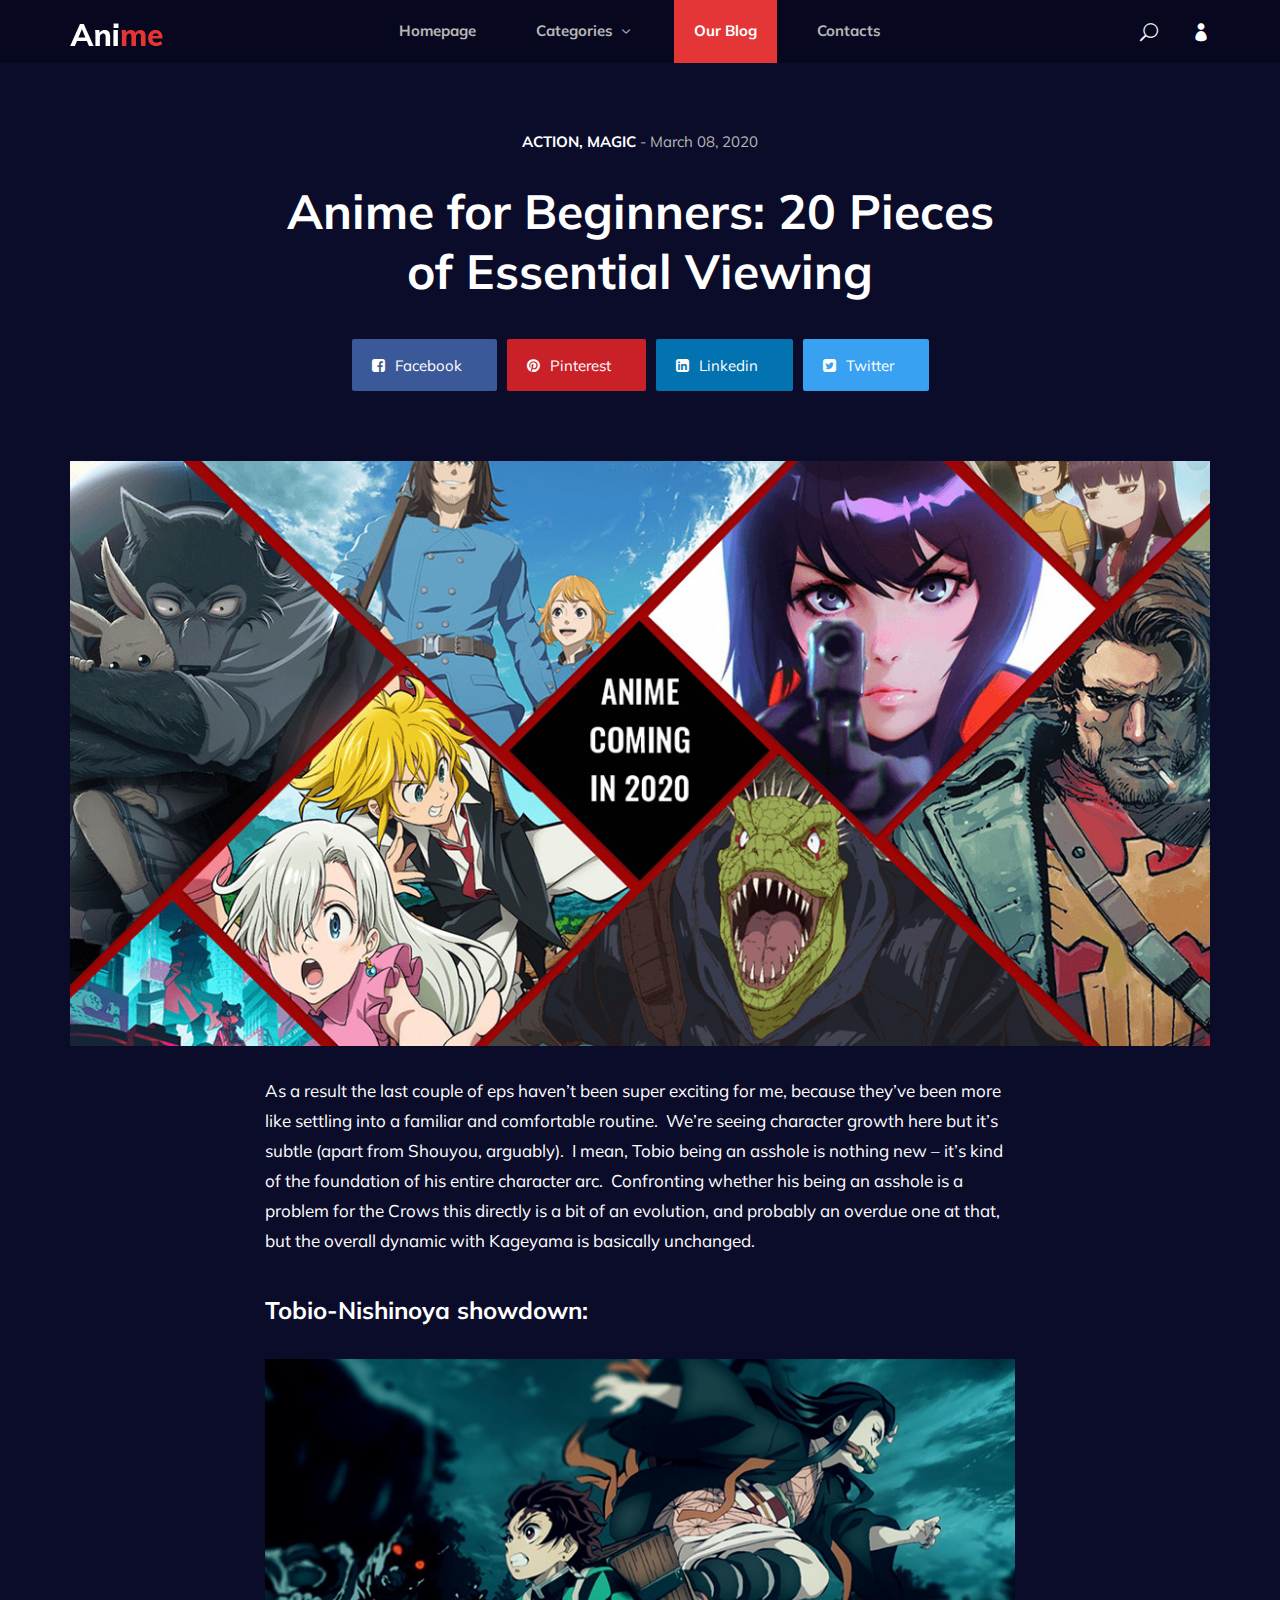
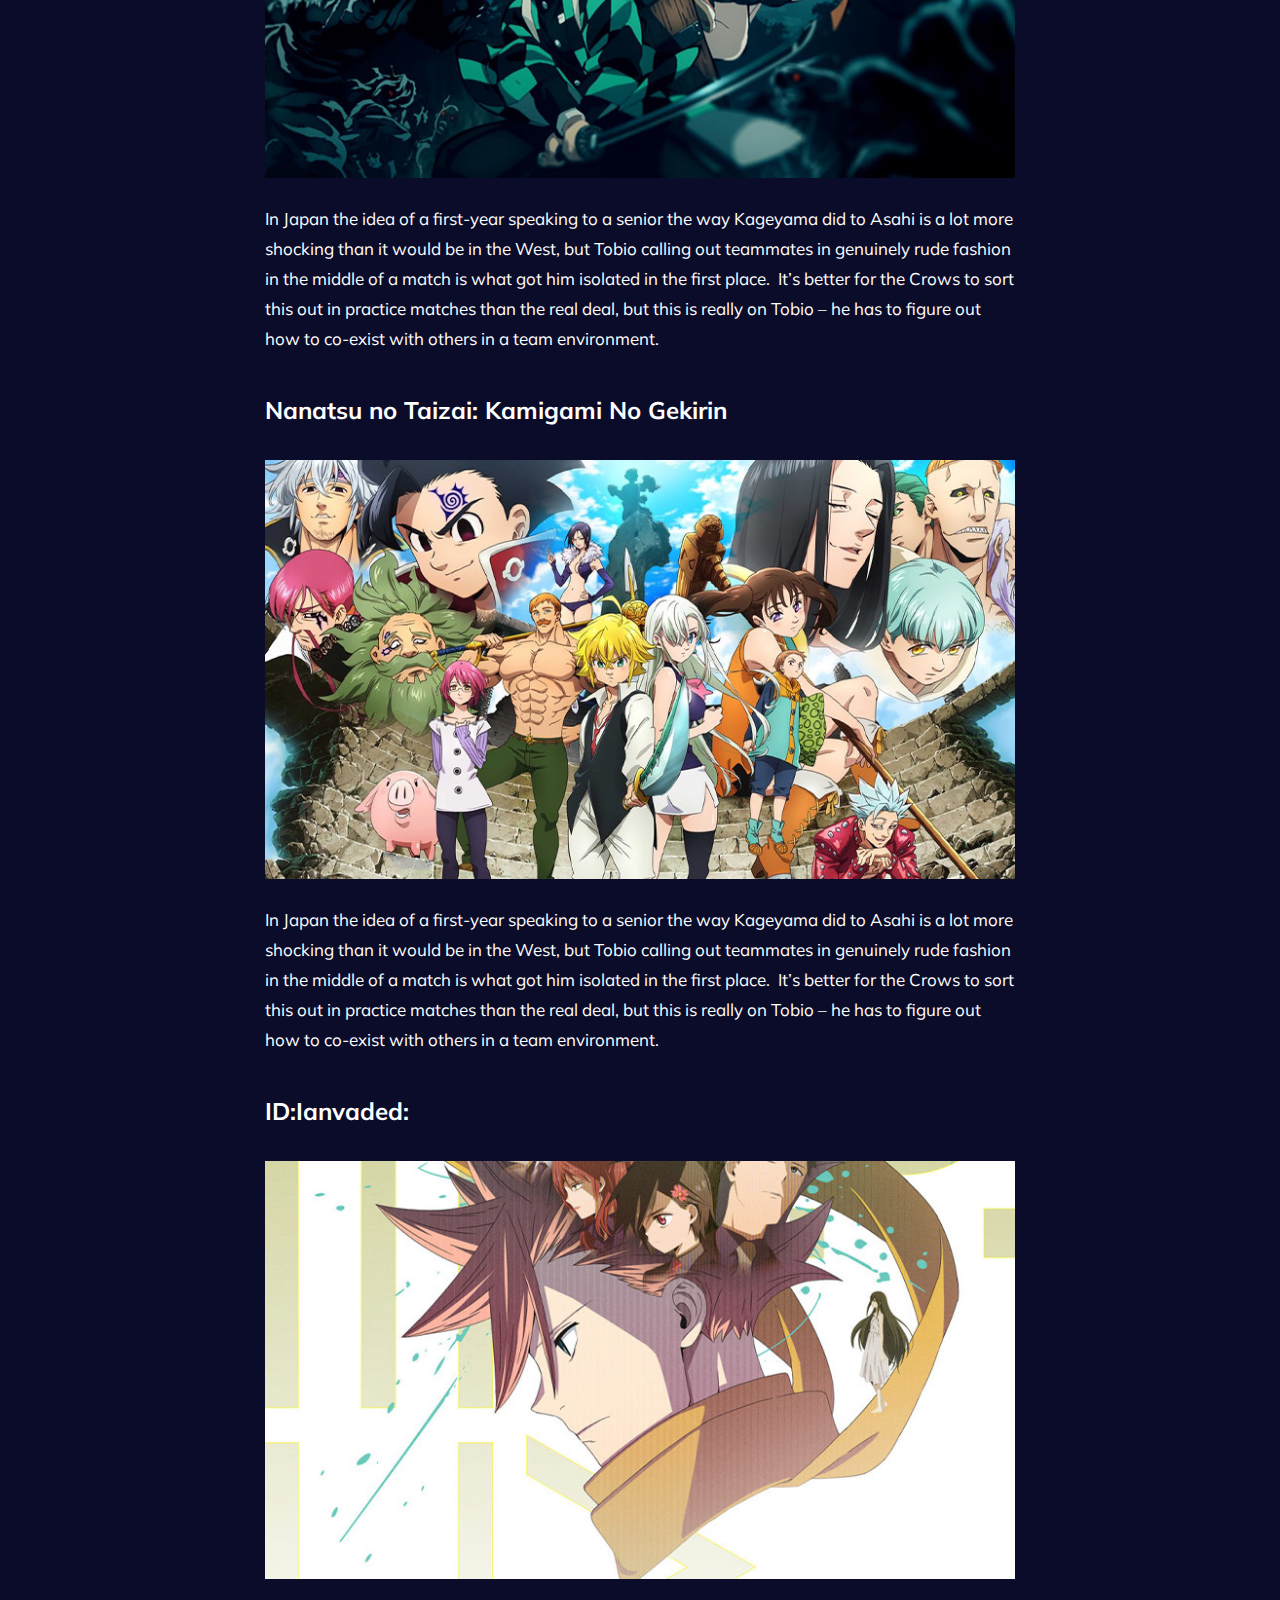
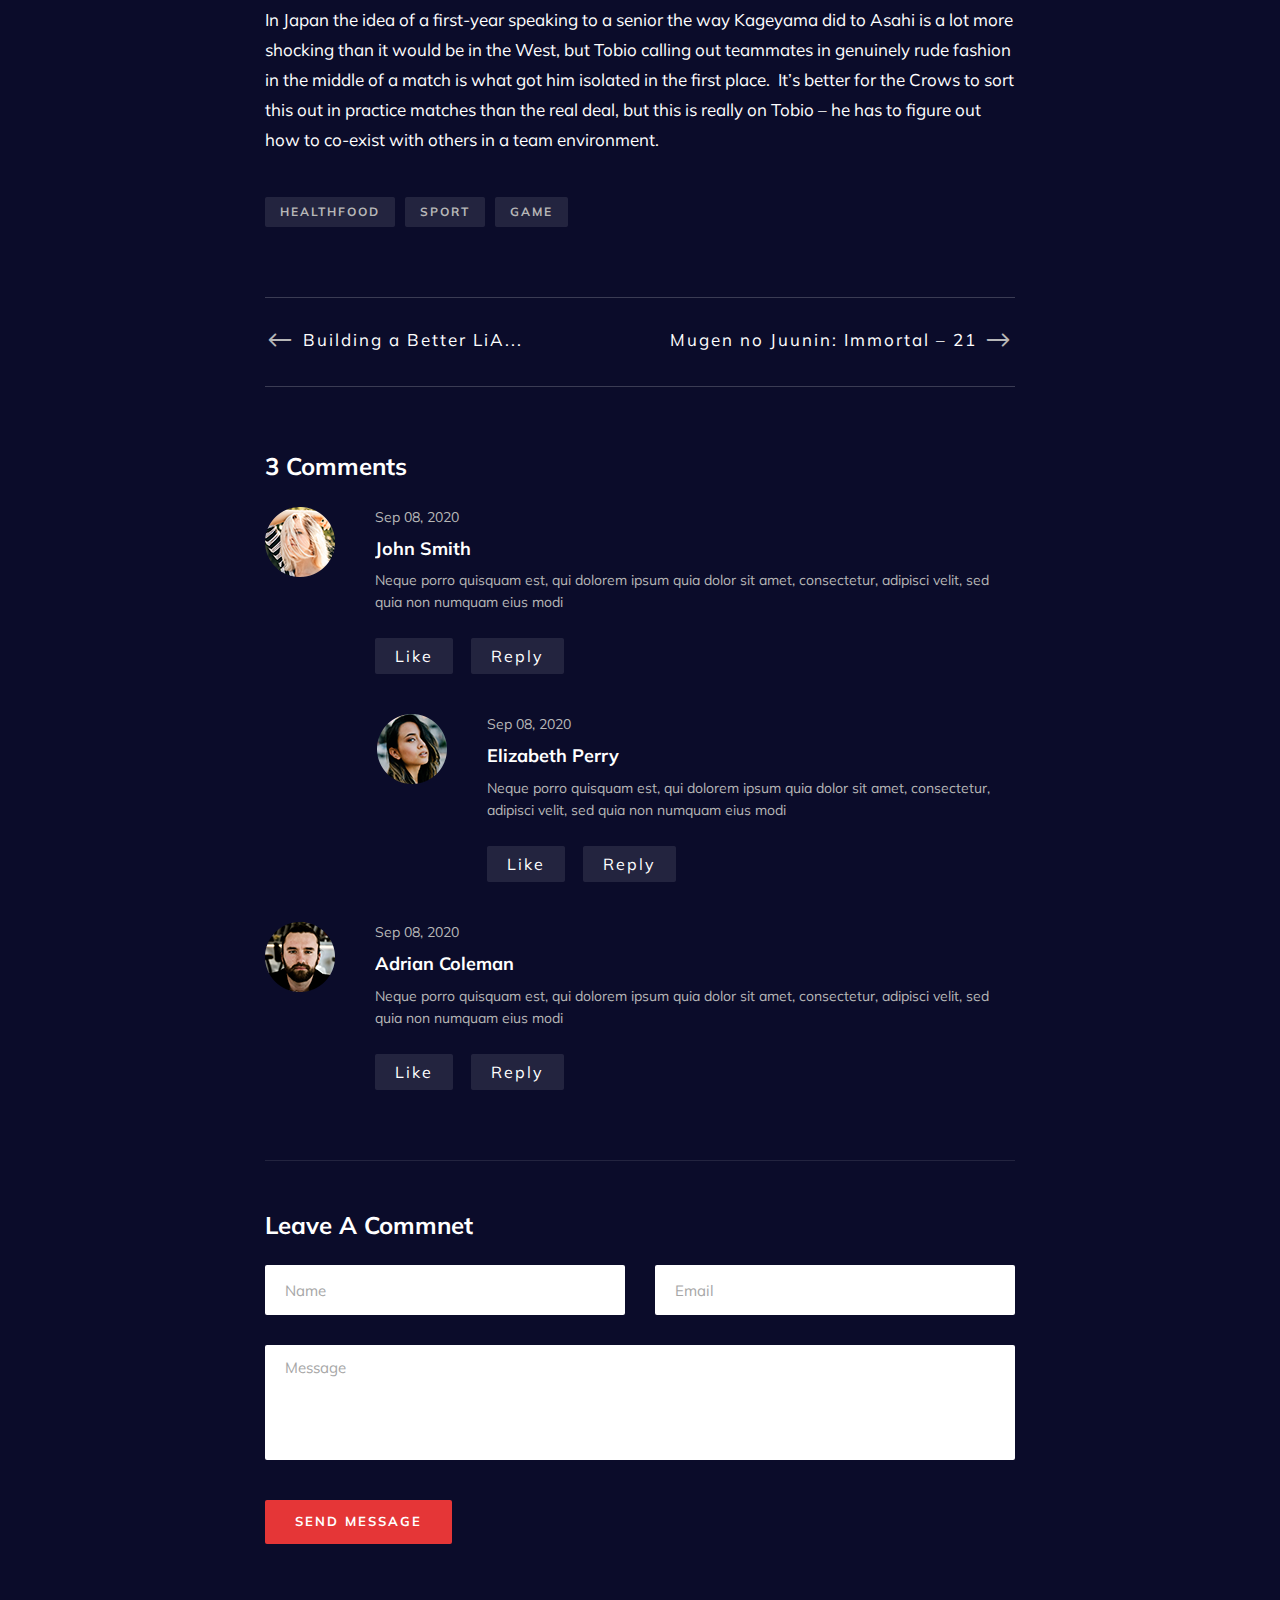
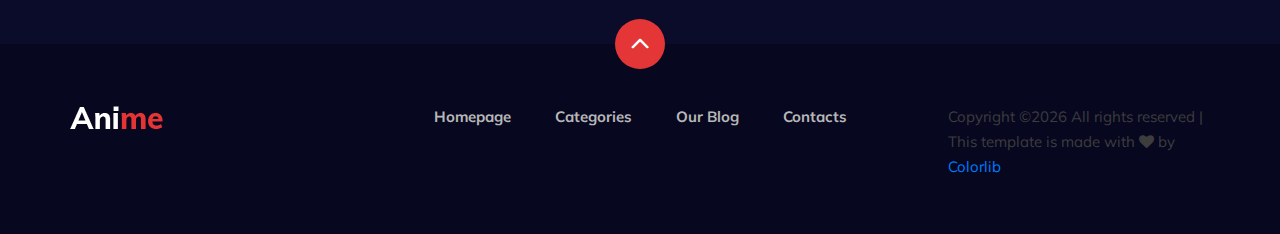
<file: blog-details.html>
<!DOCTYPE html>
<html lang="zxx">

<head>
    <meta charset="UTF-8">
    <meta name="description" content="Anime Template">
    <meta name="keywords" content="Anime, unica, creative, html">
    <meta name="viewport" content="width=device-width, initial-scale=1.0">
    <meta http-equiv="X-UA-Compatible" content="ie=edge">
    <title>Anime | Template</title>

    <!-- Google Font -->
    <link href="https://fonts.googleapis.com/css2?family=Oswald:wght@300;400;500;600;700&display=swap" rel="stylesheet">
    <link href="https://fonts.googleapis.com/css2?family=Mulish:wght@300;400;500;600;700;800;900&display=swap"
    rel="stylesheet">

    <!-- Css Styles -->
    <link rel="stylesheet" href="css/bootstrap.min.css" type="text/css">
    <link rel="stylesheet" href="css/font-awesome.min.css" type="text/css">
    <link rel="stylesheet" href="css/elegant-icons.css" type="text/css">
    <link rel="stylesheet" href="css/plyr.css" type="text/css">
    <link rel="stylesheet" href="css/nice-select.css" type="text/css">
    <link rel="stylesheet" href="css/owl.carousel.min.css" type="text/css">
    <link rel="stylesheet" href="css/slicknav.min.css" type="text/css">
    <link rel="stylesheet" href="css/style.css" type="text/css">
</head>

<body>
    <!-- Page Preloder -->
    <div id="preloder">
        <div class="loader"></div>
    </div>

    <!-- Header Section Begin -->
    <header class="header">
        <div class="container">
            <div class="row">
                <div class="col-lg-2">
                    <div class="header__logo">
                        <a href="./index.html">
                            <img src="img/logo.png" alt="">
                        </a>
                    </div>
                </div>
                <div class="col-lg-8">
                    <div class="header__nav">
                        <nav class="header__menu mobile-menu">
                            <ul>
                                <li><a href="./index.html">Homepage</a></li>
                                <li><a href="./categories.html">Categories <span class="arrow_carrot-down"></span></a>
                                    <ul class="dropdown">
                                        <li><a href="./categories.html">Categories</a></li>
                                        <li><a href="./anime-details.html">Anime Details</a></li>
                                        <li><a href="./anime-watching.html">Anime Watching</a></li>
                                        <li><a href="./blog-details.html">Blog Details</a></li>
                                        <li><a href="./signup.html">Sign Up</a></li>
                                        <li><a href="./login.html">Login</a></li>
                                    </ul>
                                </li>
                                <li class="active"><a href="./blog.html">Our Blog</a></li>
                                <li><a href="#">Contacts</a></li>
                            </ul>
                        </nav>
                    </div>
                </div>
                <div class="col-lg-2">
                    <div class="header__right">
                        <a href="#" class="search-switch"><span class="icon_search"></span></a>
                        <a href="./login.html"><span class="icon_profile"></span></a>
                    </div>
                </div>
            </div>
            <div id="mobile-menu-wrap"></div>
        </div>
    </header>
    <!-- Header End -->

    <!-- Blog Details Section Begin -->
    <section class="blog-details spad">
        <div class="container">
            <div class="row d-flex justify-content-center">
                <div class="col-lg-8">
                    <div class="blog__details__title">
                        <h6>Action, Magic <span>- March 08, 2020</span></h6>
                        <h2>Anime for Beginners: 20 Pieces of Essential Viewing</h2>
                        <div class="blog__details__social">
                            <a href="#" class="facebook"><i class="fa fa-facebook-square"></i> Facebook</a>
                            <a href="#" class="pinterest"><i class="fa fa-pinterest"></i> Pinterest</a>
                            <a href="#" class="linkedin"><i class="fa fa-linkedin-square"></i> Linkedin</a>
                            <a href="#" class="twitter"><i class="fa fa-twitter-square"></i> Twitter</a>
                        </div>
                    </div>
                </div>
                <div class="col-lg-12">
                    <div class="blog__details__pic">
                        <img src="img/blog/details/blog-details-pic.jpg" alt="">
                    </div>
                </div>
                <div class="col-lg-8">
                    <div class="blog__details__content">
                        <div class="blog__details__text">
                            <p>As a result the last couple of eps haven’t been super exciting for me, because they’ve
                                been more like settling into a familiar and comfortable routine.  We’re seeing character
                                growth here but it’s subtle (apart from Shouyou, arguably).  I mean, Tobio being an
                                asshole is nothing new – it’s kind of the foundation of his entire character arc. 
                                Confronting whether his being an asshole is a problem for the Crows this directly is a
                                bit of an evolution, and probably an overdue one at that, but the overall dynamic with
                            Kageyama is basically unchanged.</p>
                        </div>
                        <div class="blog__details__item__text">
                            <h4>Tobio-Nishinoya showdown:</h4>
                            <img src="img/blog/details/bd-item-1.jpg" alt="">
                            <p>In Japan the idea of a first-year speaking to a senior the way Kageyama did to Asahi is a
                                lot more shocking than it would be in the West, but Tobio calling out teammates in
                                genuinely rude fashion in the middle of a match is what got him isolated in the first
                                place.  It’s better for the Crows to sort this out in practice matches than the real
                                deal, but this is really on Tobio – he has to figure out how to co-exist with others in
                            a team environment.</p>
                        </div>
                        <div class="blog__details__item__text">
                            <h4>Nanatsu no Taizai: Kamigami No Gekirin</h4>
                            <img src="img/blog/details/bd-item-2.jpg" alt="">
                            <p>In Japan the idea of a first-year speaking to a senior the way Kageyama did to Asahi is a
                                lot more shocking than it would be in the West, but Tobio calling out teammates in
                                genuinely rude fashion in the middle of a match is what got him isolated in the first
                                place.  It’s better for the Crows to sort this out in practice matches than the real
                                deal, but this is really on Tobio – he has to figure out how to co-exist with others in
                            a team environment.</p>
                        </div>
                        <div class="blog__details__item__text">
                            <h4>ID:Ianvaded:</h4>
                            <img src="img/blog/details/bd-item-3.jpg" alt="">
                            <p>In Japan the idea of a first-year speaking to a senior the way Kageyama did to Asahi is a
                                lot more shocking than it would be in the West, but Tobio calling out teammates in
                                genuinely rude fashion in the middle of a match is what got him isolated in the first
                                place.  It’s better for the Crows to sort this out in practice matches than the real
                                deal, but this is really on Tobio – he has to figure out how to co-exist with others in
                            a team environment.</p>
                        </div>
                        <div class="blog__details__tags">
                            <a href="#">Healthfood</a>
                            <a href="#">Sport</a>
                            <a href="#">Game</a>
                        </div>
                        <div class="blog__details__btns">
                            <div class="row">
                                <div class="col-lg-6">
                                    <div class="blog__details__btns__item">
                                        <h5><a href="#"><span class="arrow_left"></span> Building a Better LiA...</a>
                                        </h5>
                                    </div>
                                </div>
                                <div class="col-lg-6">
                                    <div class="blog__details__btns__item next__btn">
                                        <h5><a href="#">Mugen no Juunin: Immortal – 21 <span
                                            class="arrow_right"></span></a></h5>
                                        </div>
                                    </div>
                                </div>
                            </div>
                            <div class="blog__details__comment">
                                <h4>3 Comments</h4>
                                <div class="blog__details__comment__item">
                                    <div class="blog__details__comment__item__pic">
                                        <img src="img/blog/details/comment-1.png" alt="">
                                    </div>
                                    <div class="blog__details__comment__item__text">
                                        <span>Sep 08, 2020</span>
                                        <h5>John Smith</h5>
                                        <p>Neque porro quisquam est, qui dolorem ipsum quia dolor sit amet, consectetur,
                                        adipisci velit, sed quia non numquam eius modi</p>
                                        <a href="#">Like</a>
                                        <a href="#">Reply</a>
                                    </div>
                                </div>
                                <div class="blog__details__comment__item blog__details__comment__item--reply">
                                    <div class="blog__details__comment__item__pic">
                                        <img src="img/blog/details/comment-2.png" alt="">
                                    </div>
                                    <div class="blog__details__comment__item__text">
                                        <span>Sep 08, 2020</span>
                                        <h5>Elizabeth Perry</h5>
                                        <p>Neque porro quisquam est, qui dolorem ipsum quia dolor sit amet, consectetur,
                                        adipisci velit, sed quia non numquam eius modi</p>
                                        <a href="#">Like</a>
                                        <a href="#">Reply</a>
                                    </div>
                                </div>
                                <div class="blog__details__comment__item">
                                    <div class="blog__details__comment__item__pic">
                                        <img src="img/blog/details/comment-3.png" alt="">
                                    </div>
                                    <div class="blog__details__comment__item__text">
                                        <span>Sep 08, 2020</span>
                                        <h5>Adrian Coleman</h5>
                                        <p>Neque porro quisquam est, qui dolorem ipsum quia dolor sit amet, consectetur,
                                        adipisci velit, sed quia non numquam eius modi</p>
                                        <a href="#">Like</a>
                                        <a href="#">Reply</a>
                                    </div>
                                </div>
                            </div>
                            <div class="blog__details__form">
                                <h4>Leave A Commnet</h4>
                                <form action="#">
                                    <div class="row">
                                        <div class="col-lg-6 col-md-6 col-sm-6">
                                            <input type="text" placeholder="Name">
                                        </div>
                                        <div class="col-lg-6 col-md-6 col-sm-6">
                                            <input type="text" placeholder="Email">
                                        </div>
                                        <div class="col-lg-12">
                                            <textarea placeholder="Message"></textarea>
                                            <button type="submit" class="site-btn">Send Message</button>
                                        </div>
                                    </div>
                                </form>
                            </div>
                        </div>
                    </div>
                </div>
            </div>
        </section>
        <!-- Blog Details Section End -->

        <!-- Footer Section Begin -->
        <footer class="footer">
            <div class="page-up">
                <a href="#" id="scrollToTopButton"><span class="arrow_carrot-up"></span></a>
            </div>
            <div class="container">
                <div class="row">
                    <div class="col-lg-3">
                        <div class="footer__logo">
                            <a href="./index.html"><img src="img/logo.png" alt=""></a>
                        </div>
                    </div>
                    <div class="col-lg-6">
                        <div class="footer__nav">
                            <ul>
                                <li class="active"><a href="./index.html">Homepage</a></li>
                                <li><a href="./categories.html">Categories</a></li>
                                <li><a href="./blog.html">Our Blog</a></li>
                                <li><a href="#">Contacts</a></li>
                            </ul>
                        </div>
                    </div>
                    <div class="col-lg-3">
                        <p><!-- Link back to Colorlib can't be removed. Template is licensed under CC BY 3.0. -->
                          Copyright &copy;<script>document.write(new Date().getFullYear());</script> All rights reserved | This template is made with <i class="fa fa-heart" aria-hidden="true"></i> by <a href="https://colorlib.com" target="_blank">Colorlib</a>
                          <!-- Link back to Colorlib can't be removed. Template is licensed under CC BY 3.0. --></p>

                      </div>
                  </div>
              </div>
          </footer>
          <!-- Footer Section End -->

          <!-- Search model Begin -->
          <div class="search-model">
            <div class="h-100 d-flex align-items-center justify-content-center">
                <div class="search-close-switch"><i class="icon_close"></i></div>
                <form class="search-model-form">
                    <input type="text" id="search-input" placeholder="Search here.....">
                </form>
            </div>
        </div>
        <!-- Search model end -->

        <!-- Js Plugins -->
        <script src="js/jquery-3.3.1.min.js"></script>
        <script src="js/bootstrap.min.js"></script>
        <script src="js/player.js"></script>
        <script src="js/jquery.nice-select.min.js"></script>
        <script src="js/mixitup.min.js"></script>
        <script src="js/jquery.slicknav.js"></script>
        <script src="js/owl.carousel.min.js"></script>
        <script src="js/main.js"></script>

    </body>

    </html>
</file>
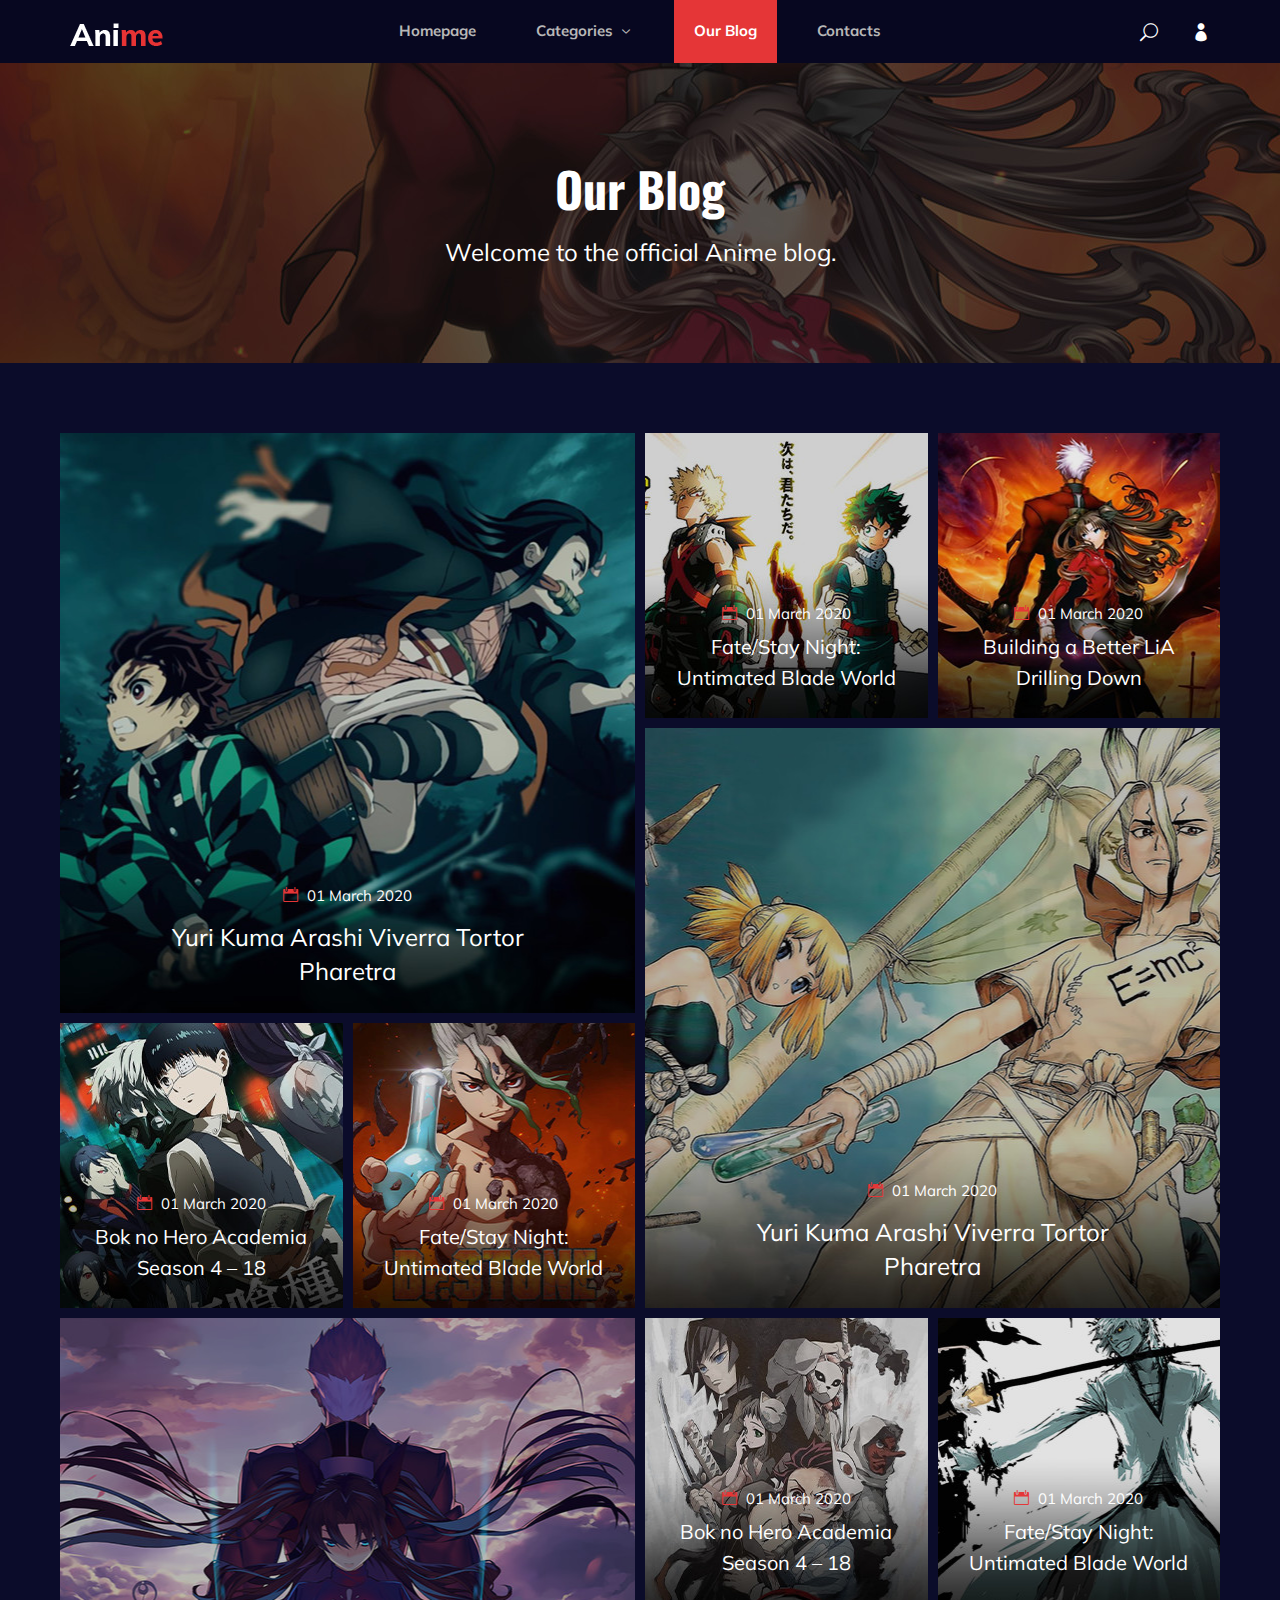
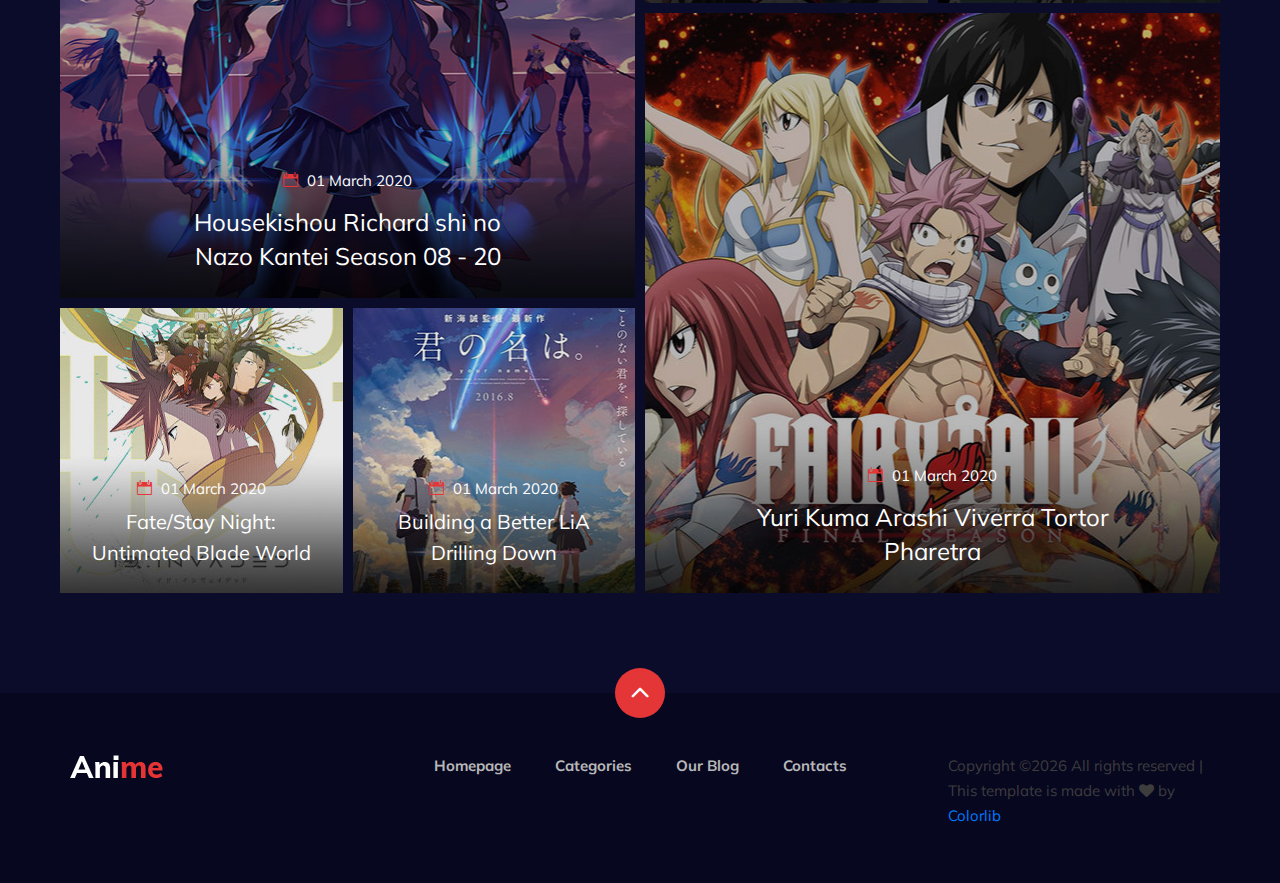
<file: blog.html>
<!DOCTYPE html>
<html lang="zxx">

<head>
    <meta charset="UTF-8">
    <meta name="description" content="Anime Template">
    <meta name="keywords" content="Anime, unica, creative, html">
    <meta name="viewport" content="width=device-width, initial-scale=1.0">
    <meta http-equiv="X-UA-Compatible" content="ie=edge">
    <title>Anime | Template</title>

    <!-- Google Font -->
    <link href="https://fonts.googleapis.com/css2?family=Oswald:wght@300;400;500;600;700&display=swap" rel="stylesheet">
    <link href="https://fonts.googleapis.com/css2?family=Mulish:wght@300;400;500;600;700;800;900&display=swap"
    rel="stylesheet">

    <!-- Css Styles -->
    <link rel="stylesheet" href="css/bootstrap.min.css" type="text/css">
    <link rel="stylesheet" href="css/font-awesome.min.css" type="text/css">
    <link rel="stylesheet" href="css/elegant-icons.css" type="text/css">
    <link rel="stylesheet" href="css/plyr.css" type="text/css">
    <link rel="stylesheet" href="css/nice-select.css" type="text/css">
    <link rel="stylesheet" href="css/owl.carousel.min.css" type="text/css">
    <link rel="stylesheet" href="css/slicknav.min.css" type="text/css">
    <link rel="stylesheet" href="css/style.css" type="text/css">
</head>

<body>
    <!-- Page Preloder -->
    <div id="preloder">
        <div class="loader"></div>
    </div>

    <!-- Header Section Begin -->
    <header class="header">
        <div class="container">
            <div class="row">
                <div class="col-lg-2">
                    <div class="header__logo">
                        <a href="./index.html">
                            <img src="img/logo.png" alt="">
                        </a>
                    </div>
                </div>
                <div class="col-lg-8">
                    <div class="header__nav">
                        <nav class="header__menu mobile-menu">
                            <ul>
                                <li><a href="./index.html">Homepage</a></li>
                                <li><a href="./categories.html">Categories <span class="arrow_carrot-down"></span></a>
                                    <ul class="dropdown">
                                        <li><a href="./categories.html">Categories</a></li>
                                        <li><a href="./anime-details.html">Anime Details</a></li>
                                        <li><a href="./anime-watching.html">Anime Watching</a></li>
                                        <li><a href="./blog-details.html">Blog Details</a></li>
                                        <li><a href="./signup.html">Sign Up</a></li>
                                        <li><a href="./login.html">Login</a></li>
                                    </ul>
                                </li>
                                <li class="active"><a href="./blog.html">Our Blog</a></li>
                                <li><a href="#">Contacts</a></li>
                            </ul>
                        </nav>
                    </div>
                </div>
                <div class="col-lg-2">
                    <div class="header__right">
                        <a href="#" class="search-switch"><span class="icon_search"></span></a>
                        <a href="./login.html"><span class="icon_profile"></span></a>
                    </div>
                </div>
            </div>
            <div id="mobile-menu-wrap"></div>
        </div>
    </header>
    <!-- Header End -->

    <!-- Normal Breadcrumb Begin -->
    <section class="normal-breadcrumb set-bg" data-setbg="img/normal-breadcrumb.jpg">
        <div class="container">
            <div class="row">
                <div class="col-lg-12 text-center">
                    <div class="normal__breadcrumb__text">
                        <h2>Our Blog</h2>
                        <p>Welcome to the official Anime blog.</p>
                    </div>
                </div>
            </div>
        </div>
    </section>
    <!-- Normal Breadcrumb End -->

    <!-- Blog Section Begin -->
    <section class="blog spad">
        <div class="container">
            <div class="row">
                <div class="col-lg-6">
                    <div class="row">
                        <div class="col-lg-12">
                            <div class="blog__item set-bg" data-setbg="img/blog/blog-1.jpg">
                                <div class="blog__item__text">
                                    <p><span class="icon_calendar"></span> 01 March 2020</p>
                                    <h4><a href="#">Yuri Kuma Arashi Viverra Tortor Pharetra</a></h4>
                                </div>
                            </div>
                        </div>
                        <div class="col-lg-6 col-md-6 col-sm-6">
                            <div class="blog__item small__item set-bg" data-setbg="img/blog/blog-4.jpg">
                                <div class="blog__item__text">
                                    <p><span class="icon_calendar"></span> 01 March 2020</p>
                                    <h4><a href="#">Bok no Hero Academia Season 4 – 18</a></h4>
                                </div>
                            </div>
                        </div>
                        <div class="col-lg-6 col-md-6 col-sm-6">
                            <div class="blog__item small__item set-bg" data-setbg="img/blog/blog-5.jpg">
                                <div class="blog__item__text">
                                    <p><span class="icon_calendar"></span> 01 March 2020</p>
                                    <h4><a href="#">Fate/Stay Night: Untimated Blade World</a></h4>
                                </div>
                            </div>
                        </div>
                        <div class="col-lg-12">
                            <div class="blog__item set-bg" data-setbg="img/blog/blog-7.jpg">
                                <div class="blog__item__text">
                                    <p><span class="icon_calendar"></span> 01 March 2020</p>
                                    <h4><a href="#">Housekishou Richard shi no Nazo Kantei Season 08 - 20</a></h4>
                                </div>
                            </div>
                        </div>
                        <div class="col-lg-6 col-md-6 col-sm-6">
                            <div class="blog__item small__item set-bg" data-setbg="img/blog/blog-10.jpg">
                                <div class="blog__item__text">
                                    <p><span class="icon_calendar"></span> 01 March 2020</p>
                                    <h4><a href="#">Fate/Stay Night: Untimated Blade World</a></h4>
                                </div>
                            </div>
                        </div>
                        <div class="col-lg-6 col-md-6 col-sm-6">
                            <div class="blog__item small__item set-bg" data-setbg="img/blog/blog-11.jpg">
                                <div class="blog__item__text">
                                    <p><span class="icon_calendar"></span> 01 March 2020</p>
                                    <h4><a href="#">Building a Better LiA Drilling Down</a></h4>
                                </div>
                            </div>
                        </div>
                    </div>
                </div>
                <div class="col-lg-6">
                    <div class="row">
                        <div class="col-lg-6 col-md-6 col-sm-6">
                            <div class="blog__item small__item set-bg" data-setbg="img/blog/blog-2.jpg">
                                <div class="blog__item__text">
                                    <p><span class="icon_calendar"></span> 01 March 2020</p>
                                    <h4><a href="#">Fate/Stay Night: Untimated Blade World</a></h4>
                                </div>
                            </div>
                        </div>
                        <div class="col-lg-6 col-md-6 col-sm-6">
                            <div class="blog__item small__item set-bg" data-setbg="img/blog/blog-3.jpg">
                                <div class="blog__item__text">
                                    <p><span class="icon_calendar"></span> 01 March 2020</p>
                                    <h4><a href="#">Building a Better LiA Drilling Down</a></h4>
                                </div>
                            </div>
                        </div>
                        <div class="col-lg-12">
                            <div class="blog__item set-bg" data-setbg="img/blog/blog-6.jpg">
                                <div class="blog__item__text">
                                    <p><span class="icon_calendar"></span> 01 March 2020</p>
                                    <h4><a href="#">Yuri Kuma Arashi Viverra Tortor Pharetra</a></h4>
                                </div>
                            </div>
                        </div>
                        <div class="col-lg-6 col-md-6 col-sm-6">
                            <div class="blog__item small__item set-bg" data-setbg="img/blog/blog-8.jpg">
                                <div class="blog__item__text">
                                    <p><span class="icon_calendar"></span> 01 March 2020</p>
                                    <h4><a href="#">Bok no Hero Academia Season 4 – 18</a></h4>
                                </div>
                            </div>
                        </div>
                        <div class="col-lg-6 col-md-6 col-sm-6">
                            <div class="blog__item small__item set-bg" data-setbg="img/blog/blog-9.jpg">
                                <div class="blog__item__text">
                                    <p><span class="icon_calendar"></span> 01 March 2020</p>
                                    <h4><a href="#">Fate/Stay Night: Untimated Blade World</a></h4>
                                </div>
                            </div>
                        </div>
                        <div class="col-lg-12">
                            <div class="blog__item set-bg" data-setbg="img/blog/blog-12.jpg">
                                <div class="blog__item__text">
                                    <p><span class="icon_calendar"></span> 01 March 2020</p>
                                    <h4><a href="#">Yuri Kuma Arashi Viverra Tortor Pharetra</a></h4>
                                </div>
                            </div>
                        </div>
                    </div>
                </div>
            </div>
        </div>
    </section>
    <!-- Blog Section End -->

    <!-- Footer Section Begin -->
    <footer class="footer">
        <div class="page-up">
            <a href="#" id="scrollToTopButton"><span class="arrow_carrot-up"></span></a>
        </div>
        <div class="container">
            <div class="row">
                <div class="col-lg-3">
                    <div class="footer__logo">
                        <a href="./index.html"><img src="img/logo.png" alt=""></a>
                    </div>
                </div>
                <div class="col-lg-6">
                    <div class="footer__nav">
                        <ul>
                            <li class="active"><a href="./index.html">Homepage</a></li>
                            <li><a href="./categories.html">Categories</a></li>
                            <li><a href="./blog.html">Our Blog</a></li>
                            <li><a href="#">Contacts</a></li>
                        </ul>
                    </div>
                </div>
                <div class="col-lg-3">
                    <p><!-- Link back to Colorlib can't be removed. Template is licensed under CC BY 3.0. -->
                      Copyright &copy;<script>document.write(new Date().getFullYear());</script> All rights reserved | This template is made with <i class="fa fa-heart" aria-hidden="true"></i> by <a href="https://colorlib.com" target="_blank">Colorlib</a>
                      <!-- Link back to Colorlib can't be removed. Template is licensed under CC BY 3.0. --></p>

                  </div>
              </div>
          </div>
      </footer>
      <!-- Footer Section End -->

      <!-- Search model Begin -->
      <div class="search-model">
        <div class="h-100 d-flex align-items-center justify-content-center">
            <div class="search-close-switch"><i class="icon_close"></i></div>
            <form class="search-model-form">
                <input type="text" id="search-input" placeholder="Search here.....">
            </form>
        </div>
    </div>
    <!-- Search model end -->

    <!-- Js Plugins -->
    <script src="js/jquery-3.3.1.min.js"></script>
    <script src="js/bootstrap.min.js"></script>
    <script src="js/player.js"></script>
    <script src="js/jquery.nice-select.min.js"></script>
    <script src="js/mixitup.min.js"></script>
    <script src="js/jquery.slicknav.js"></script>
    <script src="js/owl.carousel.min.js"></script>
    <script src="js/main.js"></script>

</body>

</html>
</file>
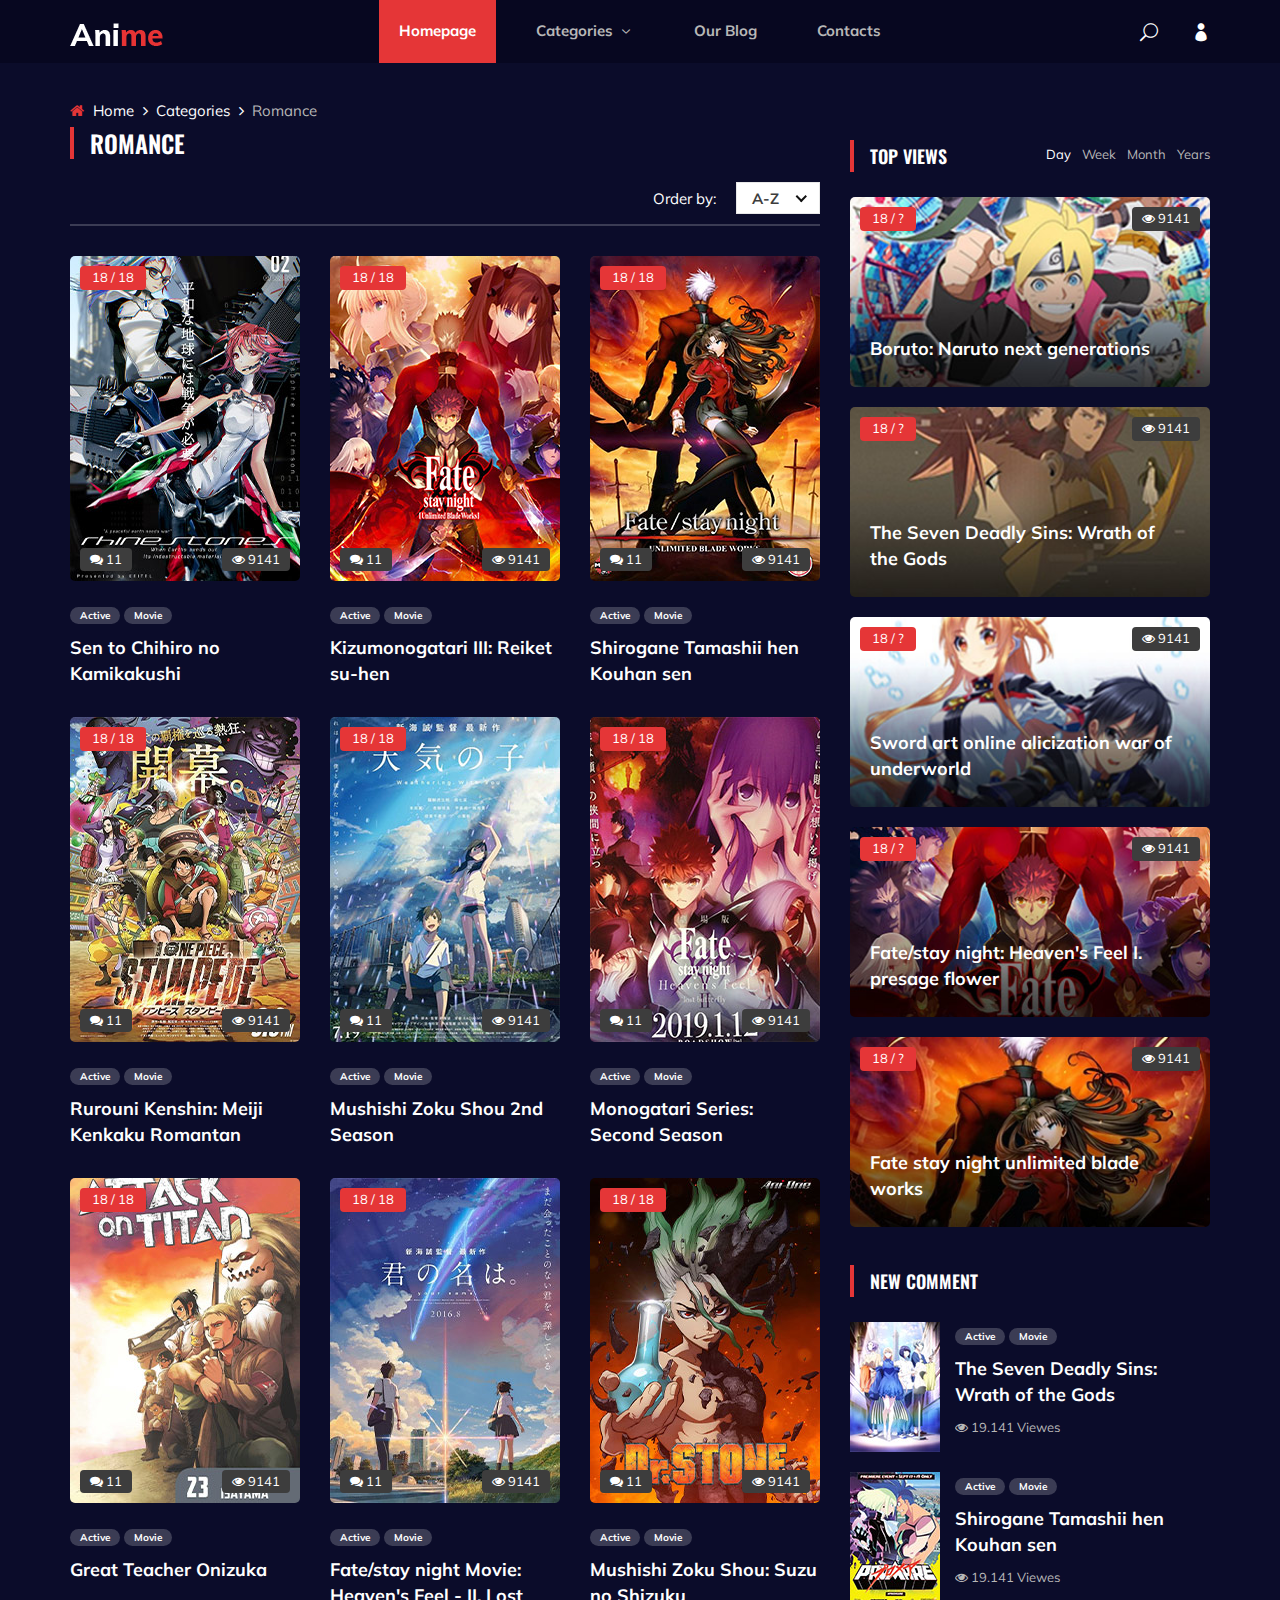
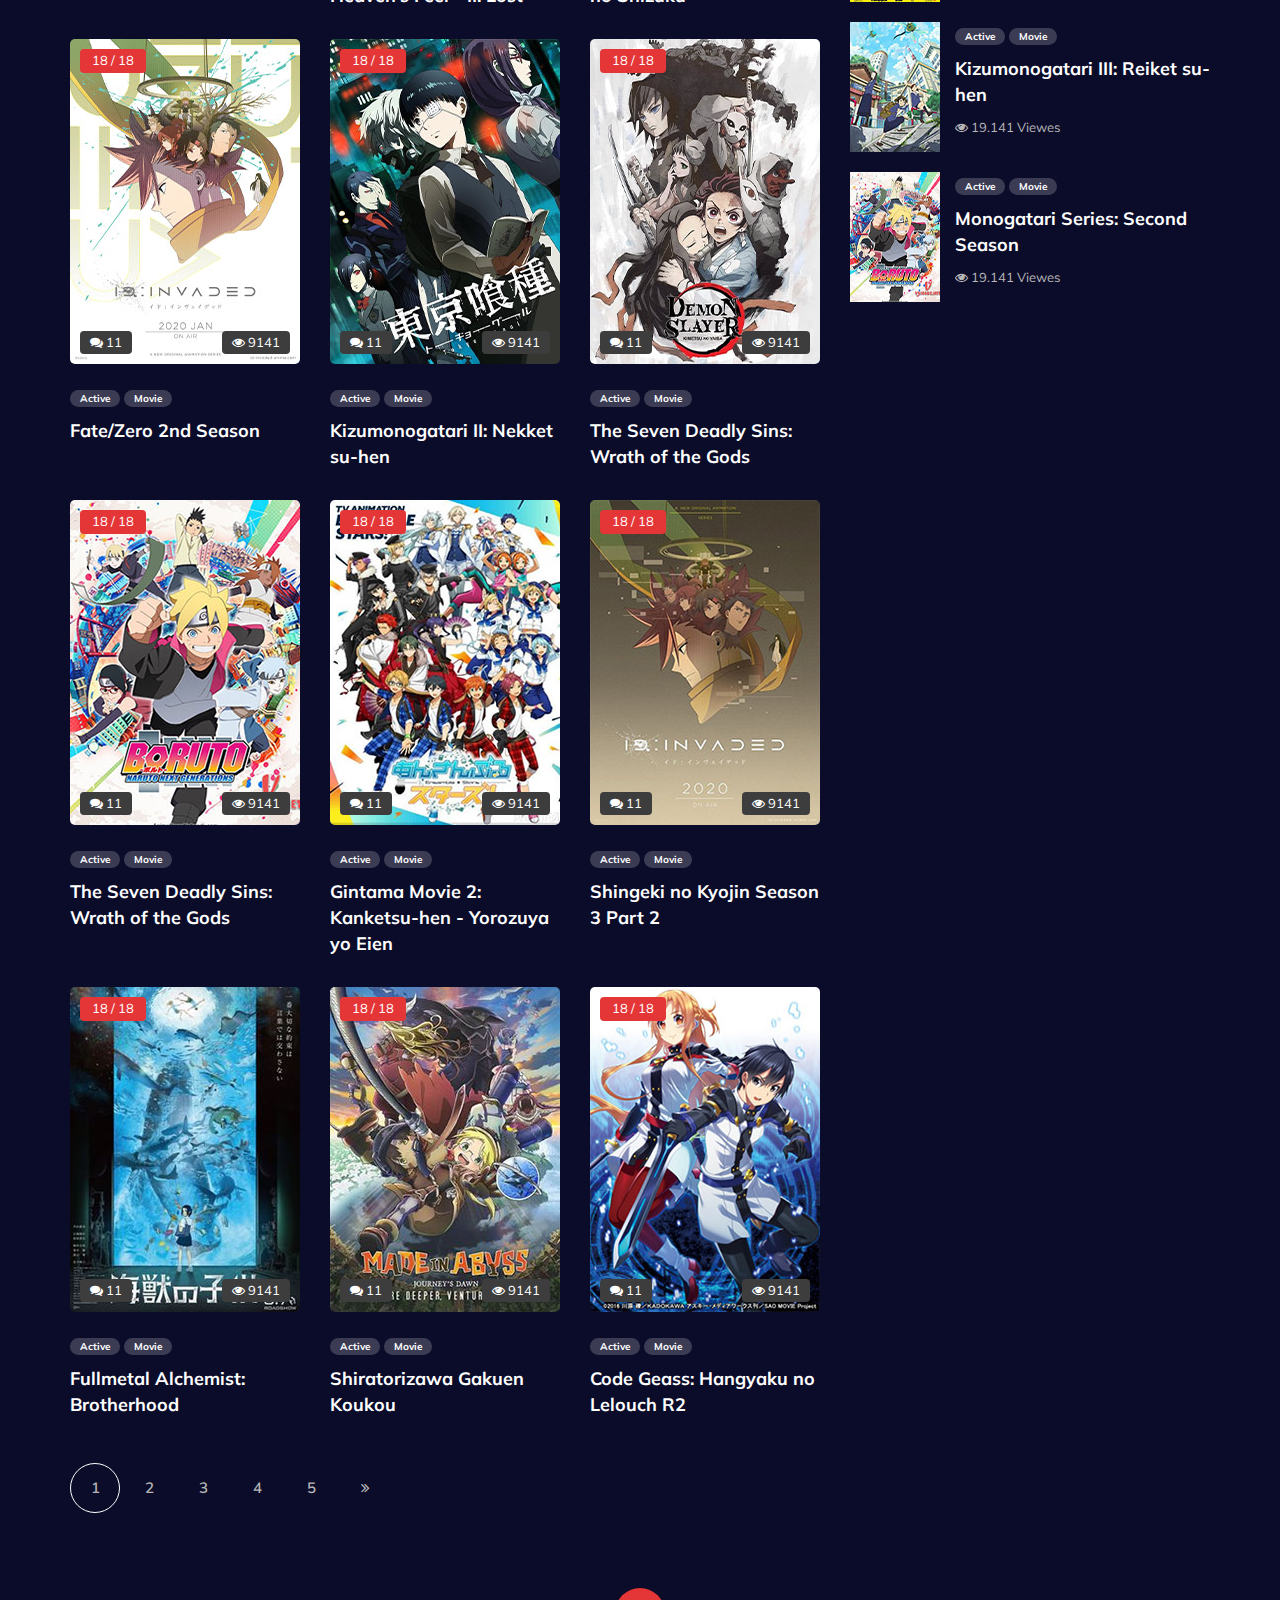
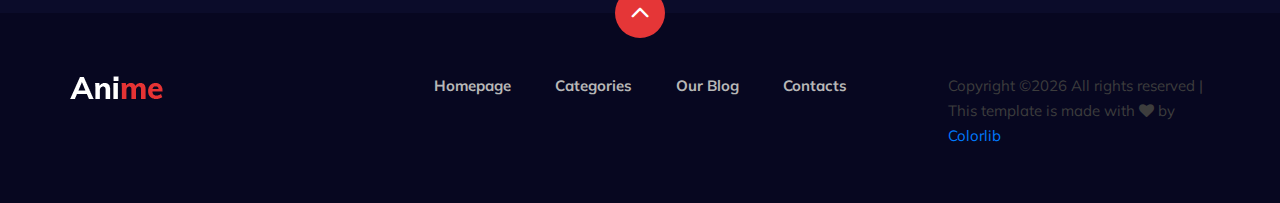
<file: categories.html>
<!DOCTYPE html>
<html lang="zxx">

<head>
    <meta charset="UTF-8">
    <meta name="description" content="Anime Template">
    <meta name="keywords" content="Anime, unica, creative, html">
    <meta name="viewport" content="width=device-width, initial-scale=1.0">
    <meta http-equiv="X-UA-Compatible" content="ie=edge">
    <title>Anime | Template</title>

    <!-- Google Font -->
    <link href="https://fonts.googleapis.com/css2?family=Oswald:wght@300;400;500;600;700&display=swap" rel="stylesheet">
    <link href="https://fonts.googleapis.com/css2?family=Mulish:wght@300;400;500;600;700;800;900&display=swap"
    rel="stylesheet">

    <!-- Css Styles -->
    <link rel="stylesheet" href="css/bootstrap.min.css" type="text/css">
    <link rel="stylesheet" href="css/font-awesome.min.css" type="text/css">
    <link rel="stylesheet" href="css/elegant-icons.css" type="text/css">
    <link rel="stylesheet" href="css/plyr.css" type="text/css">
    <link rel="stylesheet" href="css/nice-select.css" type="text/css">
    <link rel="stylesheet" href="css/owl.carousel.min.css" type="text/css">
    <link rel="stylesheet" href="css/slicknav.min.css" type="text/css">
    <link rel="stylesheet" href="css/style.css" type="text/css">
</head>

<body>
    <!-- Page Preloder -->
    <div id="preloder">
        <div class="loader"></div>
    </div>

    <!-- Header Section Begin -->
    <header class="header">
        <div class="container">
            <div class="row">
                <div class="col-lg-2">
                    <div class="header__logo">
                        <a href="./index.html">
                            <img src="img/logo.png" alt="">
                        </a>
                    </div>
                </div>
                <div class="col-lg-8">
                    <div class="header__nav">
                        <nav class="header__menu mobile-menu">
                            <ul>
                                <li class="active"><a href="./index.html">Homepage</a></li>
                                <li><a href="./categories.html">Categories <span class="arrow_carrot-down"></span></a>
                                    <ul class="dropdown">
                                        <li><a href="./categories.html">Categories</a></li>
                                        <li><a href="./anime-details.html">Anime Details</a></li>
                                        <li><a href="./anime-watching.html">Anime Watching</a></li>
                                        <li><a href="./blog-details.html">Blog Details</a></li>
                                        <li><a href="./signup.html">Sign Up</a></li>
                                        <li><a href="./login.html">Login</a></li>
                                    </ul>
                                </li>
                                <li><a href="./blog.html">Our Blog</a></li>
                                <li><a href="#">Contacts</a></li>
                            </ul>
                        </nav>
                    </div>
                </div>
                <div class="col-lg-2">
                    <div class="header__right">
                        <a href="#" class="search-switch"><span class="icon_search"></span></a>
                        <a href="./login.html"><span class="icon_profile"></span></a>
                    </div>
                </div>
            </div>
            <div id="mobile-menu-wrap"></div>
        </div>
    </header>
    <!-- Header End -->

    <!-- Breadcrumb Begin -->
    <div class="breadcrumb-option">
        <div class="container">
            <div class="row">
                <div class="col-lg-12">
                    <div class="breadcrumb__links">
                        <a href="./index.html"><i class="fa fa-home"></i> Home</a>
                        <a href="./categories.html">Categories</a>
                        <span>Romance</span>
                    </div>
                </div>
            </div>
        </div>
    </div>
    <!-- Breadcrumb End -->

    <!-- Product Section Begin -->
    <section class="product-page spad">
        <div class="container">
            <div class="row">
                <div class="col-lg-8">
                    <div class="product__page__content">
                        <div class="product__page__title">
                            <div class="row">
                                <div class="col-lg-8 col-md-8 col-sm-6">
                                    <div class="section-title">
                                        <h4>Romance</h4>
                                    </div>
                                </div>
                                <div class="col-lg-4 col-md-4 col-sm-6">
                                    <div class="product__page__filter">
                                        <p>Order by:</p>
                                        <select>
                                            <option value="">A-Z</option>
                                            <option value="">1-10</option>
                                            <option value="">10-50</option>
                                        </select>
                                    </div>
                                </div>
                            </div>
                        </div>
                        <div class="row">
                            <div class="col-lg-4 col-md-6 col-sm-6">
                                <div class="product__item">
                                    <div class="product__item__pic set-bg" data-setbg="img/popular/popular-1.jpg">
                                        <div class="ep">18 / 18</div>
                                        <div class="comment"><i class="fa fa-comments"></i> 11</div>
                                        <div class="view"><i class="fa fa-eye"></i> 9141</div>
                                    </div>
                                    <div class="product__item__text">
                                        <ul>
                                            <li>Active</li>
                                            <li>Movie</li>
                                        </ul>
                                        <h5><a href="#">Sen to Chihiro no Kamikakushi</a></h5>
                                    </div>
                                </div>
                            </div>
                            <div class="col-lg-4 col-md-6 col-sm-6">
                                <div class="product__item">
                                    <div class="product__item__pic set-bg" data-setbg="img/popular/popular-2.jpg">
                                        <div class="ep">18 / 18</div>
                                        <div class="comment"><i class="fa fa-comments"></i> 11</div>
                                        <div class="view"><i class="fa fa-eye"></i> 9141</div>
                                    </div>
                                    <div class="product__item__text">
                                        <ul>
                                            <li>Active</li>
                                            <li>Movie</li>
                                        </ul>
                                        <h5><a href="#">Kizumonogatari III: Reiket su-hen</a></h5>
                                    </div>
                                </div>
                            </div>
                            <div class="col-lg-4 col-md-6 col-sm-6">
                                <div class="product__item">
                                    <div class="product__item__pic set-bg" data-setbg="img/popular/popular-3.jpg">
                                        <div class="ep">18 / 18</div>
                                        <div class="comment"><i class="fa fa-comments"></i> 11</div>
                                        <div class="view"><i class="fa fa-eye"></i> 9141</div>
                                    </div>
                                    <div class="product__item__text">
                                        <ul>
                                            <li>Active</li>
                                            <li>Movie</li>
                                        </ul>
                                        <h5><a href="#">Shirogane Tamashii hen Kouhan sen</a></h5>
                                    </div>
                                </div>
                            </div>
                            <div class="col-lg-4 col-md-6 col-sm-6">
                                <div class="product__item">
                                    <div class="product__item__pic set-bg" data-setbg="img/popular/popular-4.jpg">
                                        <div class="ep">18 / 18</div>
                                        <div class="comment"><i class="fa fa-comments"></i> 11</div>
                                        <div class="view"><i class="fa fa-eye"></i> 9141</div>
                                    </div>
                                    <div class="product__item__text">
                                        <ul>
                                            <li>Active</li>
                                            <li>Movie</li>
                                        </ul>
                                        <h5><a href="#">Rurouni Kenshin: Meiji Kenkaku Romantan</a></h5>
                                    </div>
                                </div>
                            </div>
                            <div class="col-lg-4 col-md-6 col-sm-6">
                                <div class="product__item">
                                    <div class="product__item__pic set-bg" data-setbg="img/popular/popular-5.jpg">
                                        <div class="ep">18 / 18</div>
                                        <div class="comment"><i class="fa fa-comments"></i> 11</div>
                                        <div class="view"><i class="fa fa-eye"></i> 9141</div>
                                    </div>
                                    <div class="product__item__text">
                                        <ul>
                                            <li>Active</li>
                                            <li>Movie</li>
                                        </ul>
                                        <h5><a href="#">Mushishi Zoku Shou 2nd Season</a></h5>
                                    </div>
                                </div>
                            </div>
                            <div class="col-lg-4 col-md-6 col-sm-6">
                                <div class="product__item">
                                    <div class="product__item__pic set-bg" data-setbg="img/popular/popular-6.jpg">
                                        <div class="ep">18 / 18</div>
                                        <div class="comment"><i class="fa fa-comments"></i> 11</div>
                                        <div class="view"><i class="fa fa-eye"></i> 9141</div>
                                    </div>
                                    <div class="product__item__text">
                                        <ul>
                                            <li>Active</li>
                                            <li>Movie</li>
                                        </ul>
                                        <h5><a href="#">Monogatari Series: Second Season</a></h5>
                                    </div>
                                </div>
                            </div>
                            <div class="col-lg-4 col-md-6 col-sm-6">
                                <div class="product__item">
                                    <div class="product__item__pic set-bg" data-setbg="img/recent/recent-1.jpg">
                                        <div class="ep">18 / 18</div>
                                        <div class="comment"><i class="fa fa-comments"></i> 11</div>
                                        <div class="view"><i class="fa fa-eye"></i> 9141</div>
                                    </div>
                                    <div class="product__item__text">
                                        <ul>
                                            <li>Active</li>
                                            <li>Movie</li>
                                        </ul>
                                        <h5><a href="#">Great Teacher Onizuka</a></h5>
                                    </div>
                                </div>
                            </div>
                            <div class="col-lg-4 col-md-6 col-sm-6">
                                <div class="product__item">
                                    <div class="product__item__pic set-bg" data-setbg="img/recent/recent-2.jpg">
                                        <div class="ep">18 / 18</div>
                                        <div class="comment"><i class="fa fa-comments"></i> 11</div>
                                        <div class="view"><i class="fa fa-eye"></i> 9141</div>
                                    </div>
                                    <div class="product__item__text">
                                        <ul>
                                            <li>Active</li>
                                            <li>Movie</li>
                                        </ul>
                                        <h5><a href="#">Fate/stay night Movie: Heaven's Feel - II. Lost</a></h5>
                                    </div>
                                </div>
                            </div>
                            <div class="col-lg-4 col-md-6 col-sm-6">
                                <div class="product__item">
                                    <div class="product__item__pic set-bg" data-setbg="img/recent/recent-3.jpg">
                                        <div class="ep">18 / 18</div>
                                        <div class="comment"><i class="fa fa-comments"></i> 11</div>
                                        <div class="view"><i class="fa fa-eye"></i> 9141</div>
                                    </div>
                                    <div class="product__item__text">
                                        <ul>
                                            <li>Active</li>
                                            <li>Movie</li>
                                        </ul>
                                        <h5><a href="#">Mushishi Zoku Shou: Suzu no Shizuku</a></h5>
                                    </div>
                                </div>
                            </div>
                            <div class="col-lg-4 col-md-6 col-sm-6">
                                <div class="product__item">
                                    <div class="product__item__pic set-bg" data-setbg="img/recent/recent-4.jpg">
                                        <div class="ep">18 / 18</div>
                                        <div class="comment"><i class="fa fa-comments"></i> 11</div>
                                        <div class="view"><i class="fa fa-eye"></i> 9141</div>
                                    </div>
                                    <div class="product__item__text">
                                        <ul>
                                            <li>Active</li>
                                            <li>Movie</li>
                                        </ul>
                                        <h5><a href="#">Fate/Zero 2nd Season</a></h5>
                                    </div>
                                </div>
                            </div>
                            <div class="col-lg-4 col-md-6 col-sm-6">
                                <div class="product__item">
                                    <div class="product__item__pic set-bg" data-setbg="img/recent/recent-5.jpg">
                                        <div class="ep">18 / 18</div>
                                        <div class="comment"><i class="fa fa-comments"></i> 11</div>
                                        <div class="view"><i class="fa fa-eye"></i> 9141</div>
                                    </div>
                                    <div class="product__item__text">
                                        <ul>
                                            <li>Active</li>
                                            <li>Movie</li>
                                        </ul>
                                        <h5><a href="#">Kizumonogatari II: Nekket su-hen</a></h5>
                                    </div>
                                </div>
                            </div>
                            <div class="col-lg-4 col-md-6 col-sm-6">
                                <div class="product__item">
                                    <div class="product__item__pic set-bg" data-setbg="img/recent/recent-6.jpg">
                                        <div class="ep">18 / 18</div>
                                        <div class="comment"><i class="fa fa-comments"></i> 11</div>
                                        <div class="view"><i class="fa fa-eye"></i> 9141</div>
                                    </div>
                                    <div class="product__item__text">
                                        <ul>
                                            <li>Active</li>
                                            <li>Movie</li>
                                        </ul>
                                        <h5><a href="#">The Seven Deadly Sins: Wrath of the Gods</a></h5>
                                    </div>
                                </div>
                            </div>
                            <div class="col-lg-4 col-md-6 col-sm-6">
                                <div class="product__item">
                                    <div class="product__item__pic set-bg" data-setbg="img/trending/trend-1.jpg">
                                        <div class="ep">18 / 18</div>
                                        <div class="comment"><i class="fa fa-comments"></i> 11</div>
                                        <div class="view"><i class="fa fa-eye"></i> 9141</div>
                                    </div>
                                    <div class="product__item__text">
                                        <ul>
                                            <li>Active</li>
                                            <li>Movie</li>
                                        </ul>
                                        <h5><a href="#">The Seven Deadly Sins: Wrath of the Gods</a></h5>
                                    </div>
                                </div>
                            </div>
                            <div class="col-lg-4 col-md-6 col-sm-6">
                                <div class="product__item">
                                    <div class="product__item__pic set-bg" data-setbg="img/trending/trend-2.jpg">
                                        <div class="ep">18 / 18</div>
                                        <div class="comment"><i class="fa fa-comments"></i> 11</div>
                                        <div class="view"><i class="fa fa-eye"></i> 9141</div>
                                    </div>
                                    <div class="product__item__text">
                                        <ul>
                                            <li>Active</li>
                                            <li>Movie</li>
                                        </ul>
                                        <h5><a href="#">Gintama Movie 2: Kanketsu-hen - Yorozuya yo Eien</a></h5>
                                    </div>
                                </div>
                            </div>
                            <div class="col-lg-4 col-md-6 col-sm-6">
                                <div class="product__item">
                                    <div class="product__item__pic set-bg" data-setbg="img/trending/trend-3.jpg">
                                        <div class="ep">18 / 18</div>
                                        <div class="comment"><i class="fa fa-comments"></i> 11</div>
                                        <div class="view"><i class="fa fa-eye"></i> 9141</div>
                                    </div>
                                    <div class="product__item__text">
                                        <ul>
                                            <li>Active</li>
                                            <li>Movie</li>
                                        </ul>
                                        <h5><a href="#">Shingeki no Kyojin Season 3 Part 2</a></h5>
                                    </div>
                                </div>
                            </div>
                            <div class="col-lg-4 col-md-6 col-sm-6">
                                <div class="product__item">
                                    <div class="product__item__pic set-bg" data-setbg="img/trending/trend-4.jpg">
                                        <div class="ep">18 / 18</div>
                                        <div class="comment"><i class="fa fa-comments"></i> 11</div>
                                        <div class="view"><i class="fa fa-eye"></i> 9141</div>
                                    </div>
                                    <div class="product__item__text">
                                        <ul>
                                            <li>Active</li>
                                            <li>Movie</li>
                                        </ul>
                                        <h5><a href="#">Fullmetal Alchemist: Brotherhood</a></h5>
                                    </div>
                                </div>
                            </div>
                            <div class="col-lg-4 col-md-6 col-sm-6">
                                <div class="product__item">
                                    <div class="product__item__pic set-bg" data-setbg="img/trending/trend-5.jpg">
                                        <div class="ep">18 / 18</div>
                                        <div class="comment"><i class="fa fa-comments"></i> 11</div>
                                        <div class="view"><i class="fa fa-eye"></i> 9141</div>
                                    </div>
                                    <div class="product__item__text">
                                        <ul>
                                            <li>Active</li>
                                            <li>Movie</li>
                                        </ul>
                                        <h5><a href="#">Shiratorizawa Gakuen Koukou</a></h5>
                                    </div>
                                </div>
                            </div>
                            <div class="col-lg-4 col-md-6 col-sm-6">
                                <div class="product__item">
                                    <div class="product__item__pic set-bg" data-setbg="img/trending/trend-6.jpg">
                                        <div class="ep">18 / 18</div>
                                        <div class="comment"><i class="fa fa-comments"></i> 11</div>
                                        <div class="view"><i class="fa fa-eye"></i> 9141</div>
                                    </div>
                                    <div class="product__item__text">
                                        <ul>
                                            <li>Active</li>
                                            <li>Movie</li>
                                        </ul>
                                        <h5><a href="#">Code Geass: Hangyaku no Lelouch R2</a></h5>
                                    </div>
                                </div>
                            </div>
                        </div>
                    </div>
                    <div class="product__pagination">
                        <a href="#" class="current-page">1</a>
                        <a href="#">2</a>
                        <a href="#">3</a>
                        <a href="#">4</a>
                        <a href="#">5</a>
                        <a href="#"><i class="fa fa-angle-double-right"></i></a>
                    </div>
                </div>
                <div class="col-lg-4 col-md-6 col-sm-8">
                    <div class="product__sidebar">
                        <div class="product__sidebar__view">
                            <div class="section-title">
                                <h5>Top Views</h5>
                            </div>
                            <ul class="filter__controls">
                                <li class="active" data-filter="*">Day</li>
                                <li data-filter=".week">Week</li>
                                <li data-filter=".month">Month</li>
                                <li data-filter=".years">Years</li>
                            </ul>
                            <div class="filter__gallery">
                                <div class="product__sidebar__view__item set-bg mix day years"
                                data-setbg="img/sidebar/tv-1.jpg">
                                <div class="ep">18 / ?</div>
                                <div class="view"><i class="fa fa-eye"></i> 9141</div>
                                <h5><a href="#">Boruto: Naruto next generations</a></h5>
                            </div>
                            <div class="product__sidebar__view__item set-bg mix month week"
                            data-setbg="img/sidebar/tv-2.jpg">
                            <div class="ep">18 / ?</div>
                            <div class="view"><i class="fa fa-eye"></i> 9141</div>
                            <h5><a href="#">The Seven Deadly Sins: Wrath of the Gods</a></h5>
                        </div>
                        <div class="product__sidebar__view__item set-bg mix week years"
                        data-setbg="img/sidebar/tv-3.jpg">
                        <div class="ep">18 / ?</div>
                        <div class="view"><i class="fa fa-eye"></i> 9141</div>
                        <h5><a href="#">Sword art online alicization war of underworld</a></h5>
                    </div>
                    <div class="product__sidebar__view__item set-bg mix years month"
                    data-setbg="img/sidebar/tv-4.jpg">
                    <div class="ep">18 / ?</div>
                    <div class="view"><i class="fa fa-eye"></i> 9141</div>
                    <h5><a href="#">Fate/stay night: Heaven's Feel I. presage flower</a></h5>
                </div>
                <div class="product__sidebar__view__item set-bg mix day"
                data-setbg="img/sidebar/tv-5.jpg">
                <div class="ep">18 / ?</div>
                <div class="view"><i class="fa fa-eye"></i> 9141</div>
                <h5><a href="#">Fate stay night unlimited blade works</a></h5>
            </div>
        </div>
    </div>
    <div class="product__sidebar__comment">
        <div class="section-title">
            <h5>New Comment</h5>
        </div>
        <div class="product__sidebar__comment__item">
            <div class="product__sidebar__comment__item__pic">
                <img src="img/sidebar/comment-1.jpg" alt="">
            </div>
            <div class="product__sidebar__comment__item__text">
                <ul>
                    <li>Active</li>
                    <li>Movie</li>
                </ul>
                <h5><a href="#">The Seven Deadly Sins: Wrath of the Gods</a></h5>
                <span><i class="fa fa-eye"></i> 19.141 Viewes</span>
            </div>
        </div>
        <div class="product__sidebar__comment__item">
            <div class="product__sidebar__comment__item__pic">
                <img src="img/sidebar/comment-2.jpg" alt="">
            </div>
            <div class="product__sidebar__comment__item__text">
                <ul>
                    <li>Active</li>
                    <li>Movie</li>
                </ul>
                <h5><a href="#">Shirogane Tamashii hen Kouhan sen</a></h5>
                <span><i class="fa fa-eye"></i> 19.141 Viewes</span>
            </div>
        </div>
        <div class="product__sidebar__comment__item">
            <div class="product__sidebar__comment__item__pic">
                <img src="img/sidebar/comment-3.jpg" alt="">
            </div>
            <div class="product__sidebar__comment__item__text">
                <ul>
                    <li>Active</li>
                    <li>Movie</li>
                </ul>
                <h5><a href="#">Kizumonogatari III: Reiket su-hen</a></h5>
                <span><i class="fa fa-eye"></i> 19.141 Viewes</span>
            </div>
        </div>
        <div class="product__sidebar__comment__item">
            <div class="product__sidebar__comment__item__pic">
                <img src="img/sidebar/comment-4.jpg" alt="">
            </div>
            <div class="product__sidebar__comment__item__text">
                <ul>
                    <li>Active</li>
                    <li>Movie</li>
                </ul>
                <h5><a href="#">Monogatari Series: Second Season</a></h5>
                <span><i class="fa fa-eye"></i> 19.141 Viewes</span>
            </div>
        </div>
    </div>
</div>
</div>
</div>
</div>
</section>
<!-- Product Section End -->

<!-- Footer Section Begin -->
<footer class="footer">
    <div class="page-up">
        <a href="#" id="scrollToTopButton"><span class="arrow_carrot-up"></span></a>
    </div>
    <div class="container">
        <div class="row">
            <div class="col-lg-3">
                <div class="footer__logo">
                    <a href="./index.html"><img src="img/logo.png" alt=""></a>
                </div>
            </div>
            <div class="col-lg-6">
                <div class="footer__nav">
                    <ul>
                        <li class="active"><a href="./index.html">Homepage</a></li>
                        <li><a href="./categories.html">Categories</a></li>
                        <li><a href="./blog.html">Our Blog</a></li>
                        <li><a href="#">Contacts</a></li>
                    </ul>
                </div>
            </div>
            <div class="col-lg-3">
                <p><!-- Link back to Colorlib can't be removed. Template is licensed under CC BY 3.0. -->
                  Copyright &copy;<script>document.write(new Date().getFullYear());</script> All rights reserved | This template is made with <i class="fa fa-heart" aria-hidden="true"></i> by <a href="https://colorlib.com" target="_blank">Colorlib</a>
                  <!-- Link back to Colorlib can't be removed. Template is licensed under CC BY 3.0. --></p>

              </div>
          </div>
      </div>
  </footer>
  <!-- Footer Section End -->

  <!-- Search model Begin -->
  <div class="search-model">
    <div class="h-100 d-flex align-items-center justify-content-center">
        <div class="search-close-switch"><i class="icon_close"></i></div>
        <form class="search-model-form">
            <input type="text" id="search-input" placeholder="Search here.....">
        </form>
    </div>
</div>
<!-- Search model end -->

<!-- Js Plugins -->
<script src="js/jquery-3.3.1.min.js"></script>
<script src="js/bootstrap.min.js"></script>
<script src="js/player.js"></script>
<script src="js/jquery.nice-select.min.js"></script>
<script src="js/mixitup.min.js"></script>
<script src="js/jquery.slicknav.js"></script>
<script src="js/owl.carousel.min.js"></script>
<script src="js/main.js"></script>

</body>

</html>
</file>
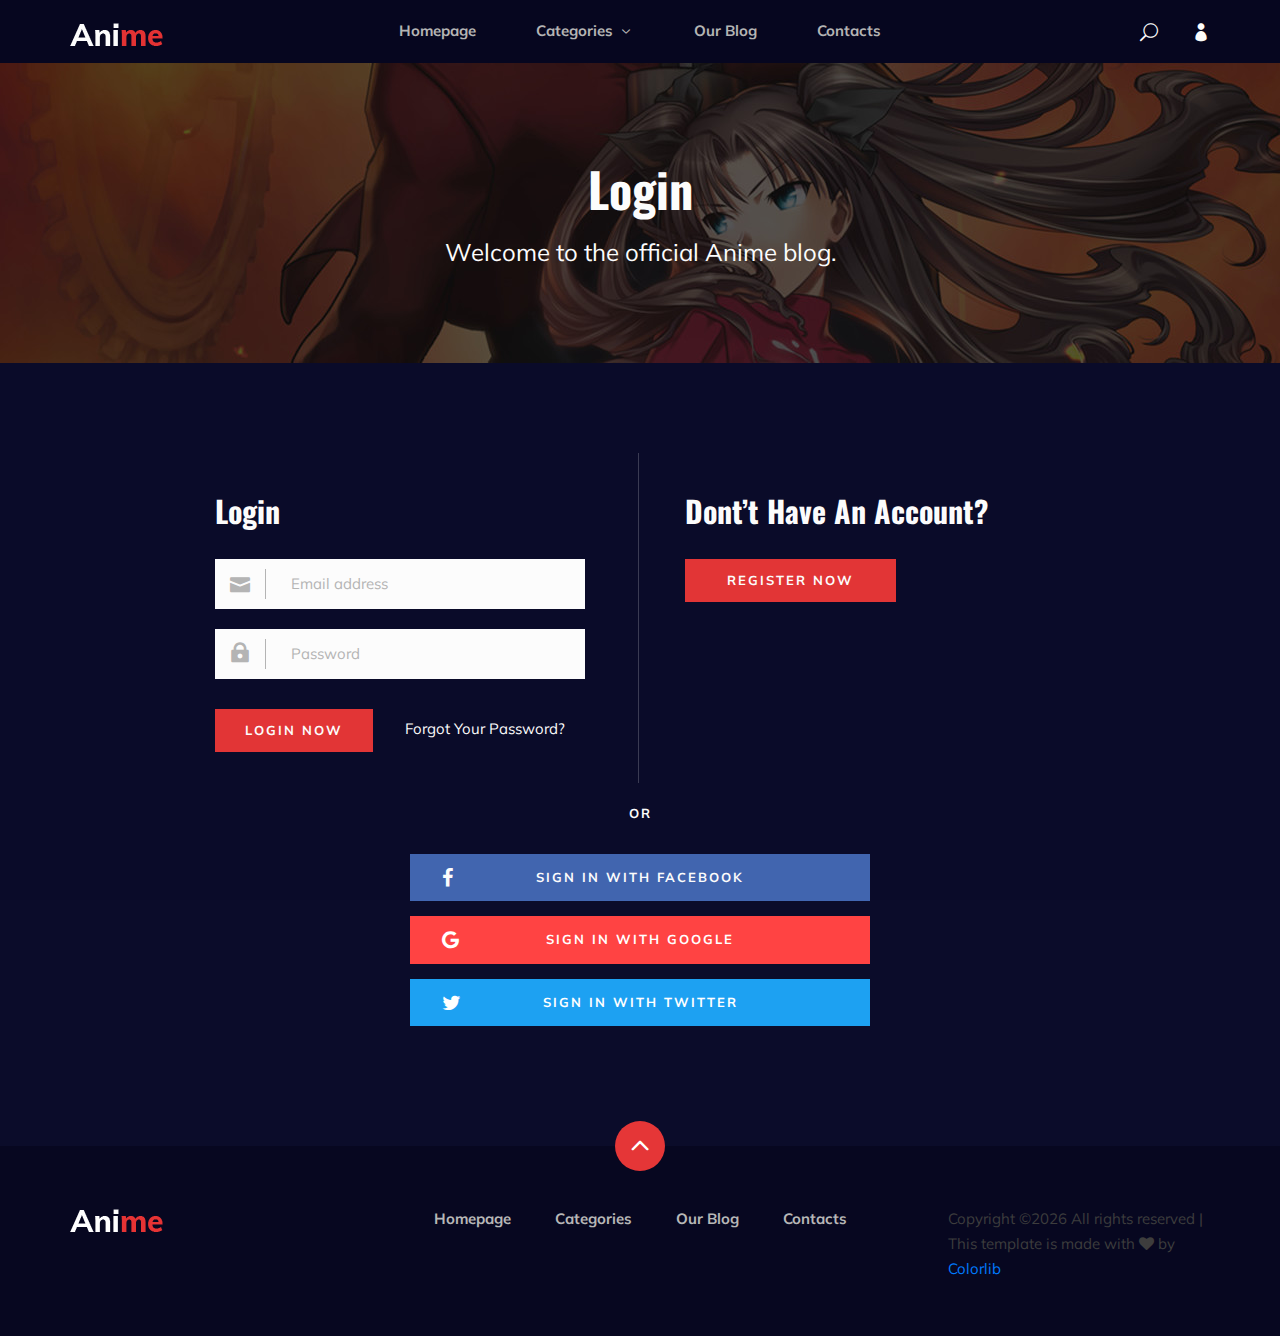
<file: login.html>
<!DOCTYPE html>
<html lang="zxx">

<head>
    <meta charset="UTF-8">
    <meta name="description" content="Anime Template">
    <meta name="keywords" content="Anime, unica, creative, html">
    <meta name="viewport" content="width=device-width, initial-scale=1.0">
    <meta http-equiv="X-UA-Compatible" content="ie=edge">
    <title>Anime | Template</title>

    <!-- Google Font -->
    <link href="https://fonts.googleapis.com/css2?family=Oswald:wght@300;400;500;600;700&display=swap" rel="stylesheet">
    <link href="https://fonts.googleapis.com/css2?family=Mulish:wght@300;400;500;600;700;800;900&display=swap"
    rel="stylesheet">

    <!-- Css Styles -->
    <link rel="stylesheet" href="css/bootstrap.min.css" type="text/css">
    <link rel="stylesheet" href="css/font-awesome.min.css" type="text/css">
    <link rel="stylesheet" href="css/elegant-icons.css" type="text/css">
    <link rel="stylesheet" href="css/plyr.css" type="text/css">
    <link rel="stylesheet" href="css/nice-select.css" type="text/css">
    <link rel="stylesheet" href="css/owl.carousel.min.css" type="text/css">
    <link rel="stylesheet" href="css/slicknav.min.css" type="text/css">
    <link rel="stylesheet" href="css/style.css" type="text/css">
</head>

<body>
    <!-- Page Preloder -->
    <div id="preloder">
        <div class="loader"></div>
    </div>

    <!-- Header Section Begin -->
    <header class="header">
        <div class="container">
            <div class="row">
                <div class="col-lg-2">
                    <div class="header__logo">
                        <a href="./index.html">
                            <img src="img/logo.png" alt="">
                        </a>
                    </div>
                </div>
                <div class="col-lg-8">
                    <div class="header__nav">
                        <nav class="header__menu mobile-menu">
                            <ul>
                                <li><a href="./index.html">Homepage</a></li>
                                <li><a href="./categories.html">Categories <span class="arrow_carrot-down"></span></a>
                                    <ul class="dropdown">
                                        <li><a href="./categories.html">Categories</a></li>
                                        <li><a href="./anime-details.html">Anime Details</a></li>
                                        <li><a href="./anime-watching.html">Anime Watching</a></li>
                                        <li><a href="./blog-details.html">Blog Details</a></li>
                                        <li><a href="./signup.html">Sign Up</a></li>
                                        <li><a href="./login.html">Login</a></li>
                                    </ul>
                                </li>
                                <li><a href="./blog.html">Our Blog</a></li>
                                <li><a href="#">Contacts</a></li>
                            </ul>
                        </nav>
                    </div>
                </div>
                <div class="col-lg-2">
                    <div class="header__right">
                        <a href="#" class="search-switch"><span class="icon_search"></span></a>
                        <a href="./login.html"><span class="icon_profile"></span></a>
                    </div>
                </div>
            </div>
            <div id="mobile-menu-wrap"></div>
        </div>
    </header>
    <!-- Header End -->

    <!-- Normal Breadcrumb Begin -->
    <section class="normal-breadcrumb set-bg" data-setbg="img/normal-breadcrumb.jpg">
        <div class="container">
            <div class="row">
                <div class="col-lg-12 text-center">
                    <div class="normal__breadcrumb__text">
                        <h2>Login</h2>
                        <p>Welcome to the official Anime blog.</p>
                    </div>
                </div>
            </div>
        </div>
    </section>
    <!-- Normal Breadcrumb End -->

    <!-- Login Section Begin -->
    <section class="login spad">
        <div class="container">
            <div class="row">
                <div class="col-lg-6">
                    <div class="login__form">
                        <h3>Login</h3>
                        <form action="#">
                            <div class="input__item">
                                <input type="text" placeholder="Email address">
                                <span class="icon_mail"></span>
                            </div>
                            <div class="input__item">
                                <input type="text" placeholder="Password">
                                <span class="icon_lock"></span>
                            </div>
                            <button type="submit" class="site-btn">Login Now</button>
                        </form>
                        <a href="#" class="forget_pass">Forgot Your Password?</a>
                    </div>
                </div>
                <div class="col-lg-6">
                    <div class="login__register">
                        <h3>Dont’t Have An Account?</h3>
                        <a href="#" class="primary-btn">Register Now</a>
                    </div>
                </div>
            </div>
            <div class="login__social">
                <div class="row d-flex justify-content-center">
                    <div class="col-lg-6">
                        <div class="login__social__links">
                            <span>or</span>
                            <ul>
                                <li><a href="#" class="facebook"><i class="fa fa-facebook"></i> Sign in With
                                Facebook</a></li>
                                <li><a href="#" class="google"><i class="fa fa-google"></i> Sign in With Google</a></li>
                                <li><a href="#" class="twitter"><i class="fa fa-twitter"></i> Sign in With Twitter</a>
                                </li>
                            </ul>
                        </div>
                    </div>
                </div>
            </div>
        </div>
    </section>
    <!-- Login Section End -->

    <!-- Footer Section Begin -->
    <footer class="footer">
        <div class="page-up">
            <a href="#" id="scrollToTopButton"><span class="arrow_carrot-up"></span></a>
        </div>
        <div class="container">
            <div class="row">
                <div class="col-lg-3">
                    <div class="footer__logo">
                        <a href="./index.html"><img src="img/logo.png" alt=""></a>
                    </div>
                </div>
                <div class="col-lg-6">
                    <div class="footer__nav">
                        <ul>
                            <li class="active"><a href="./index.html">Homepage</a></li>
                            <li><a href="./categories.html">Categories</a></li>
                            <li><a href="./blog.html">Our Blog</a></li>
                            <li><a href="#">Contacts</a></li>
                        </ul>
                    </div>
                </div>
                <div class="col-lg-3">
                    <p><!-- Link back to Colorlib can't be removed. Template is licensed under CC BY 3.0. -->
                      Copyright &copy;<script>document.write(new Date().getFullYear());</script> All rights reserved | This template is made with <i class="fa fa-heart" aria-hidden="true"></i> by <a href="https://colorlib.com" target="_blank">Colorlib</a>
                      <!-- Link back to Colorlib can't be removed. Template is licensed under CC BY 3.0. --></p>

                  </div>
              </div>
          </div>
      </footer>
      <!-- Footer Section End -->

      <!-- Search model Begin -->
      <div class="search-model">
        <div class="h-100 d-flex align-items-center justify-content-center">
            <div class="search-close-switch"><i class="icon_close"></i></div>
            <form class="search-model-form">
                <input type="text" id="search-input" placeholder="Search here.....">
            </form>
        </div>
    </div>
    <!-- Search model end -->

    <!-- Js Plugins -->
    <script src="js/jquery-3.3.1.min.js"></script>
    <script src="js/bootstrap.min.js"></script>
    <script src="js/player.js"></script>
    <script src="js/jquery.nice-select.min.js"></script>
    <script src="js/mixitup.min.js"></script>
    <script src="js/jquery.slicknav.js"></script>
    <script src="js/owl.carousel.min.js"></script>
    <script src="js/main.js"></script>


</body>

</html>
</file>
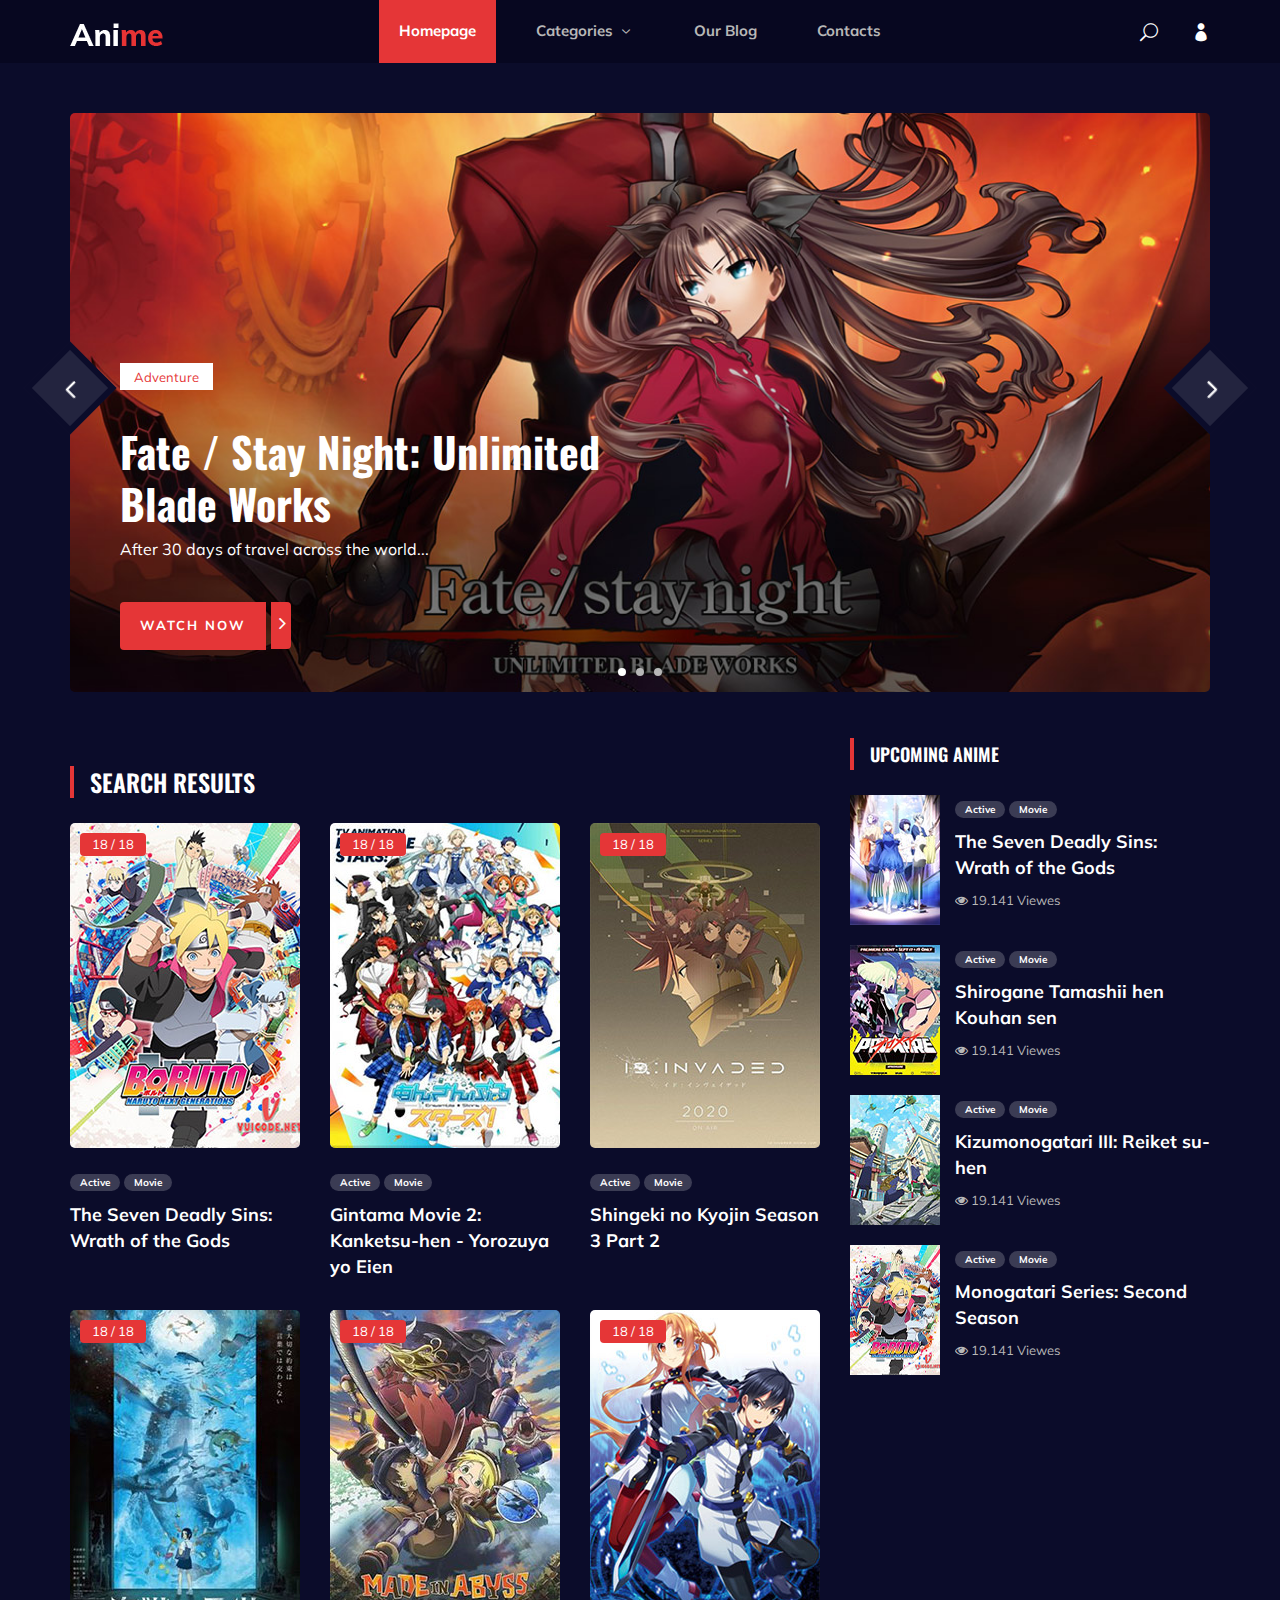
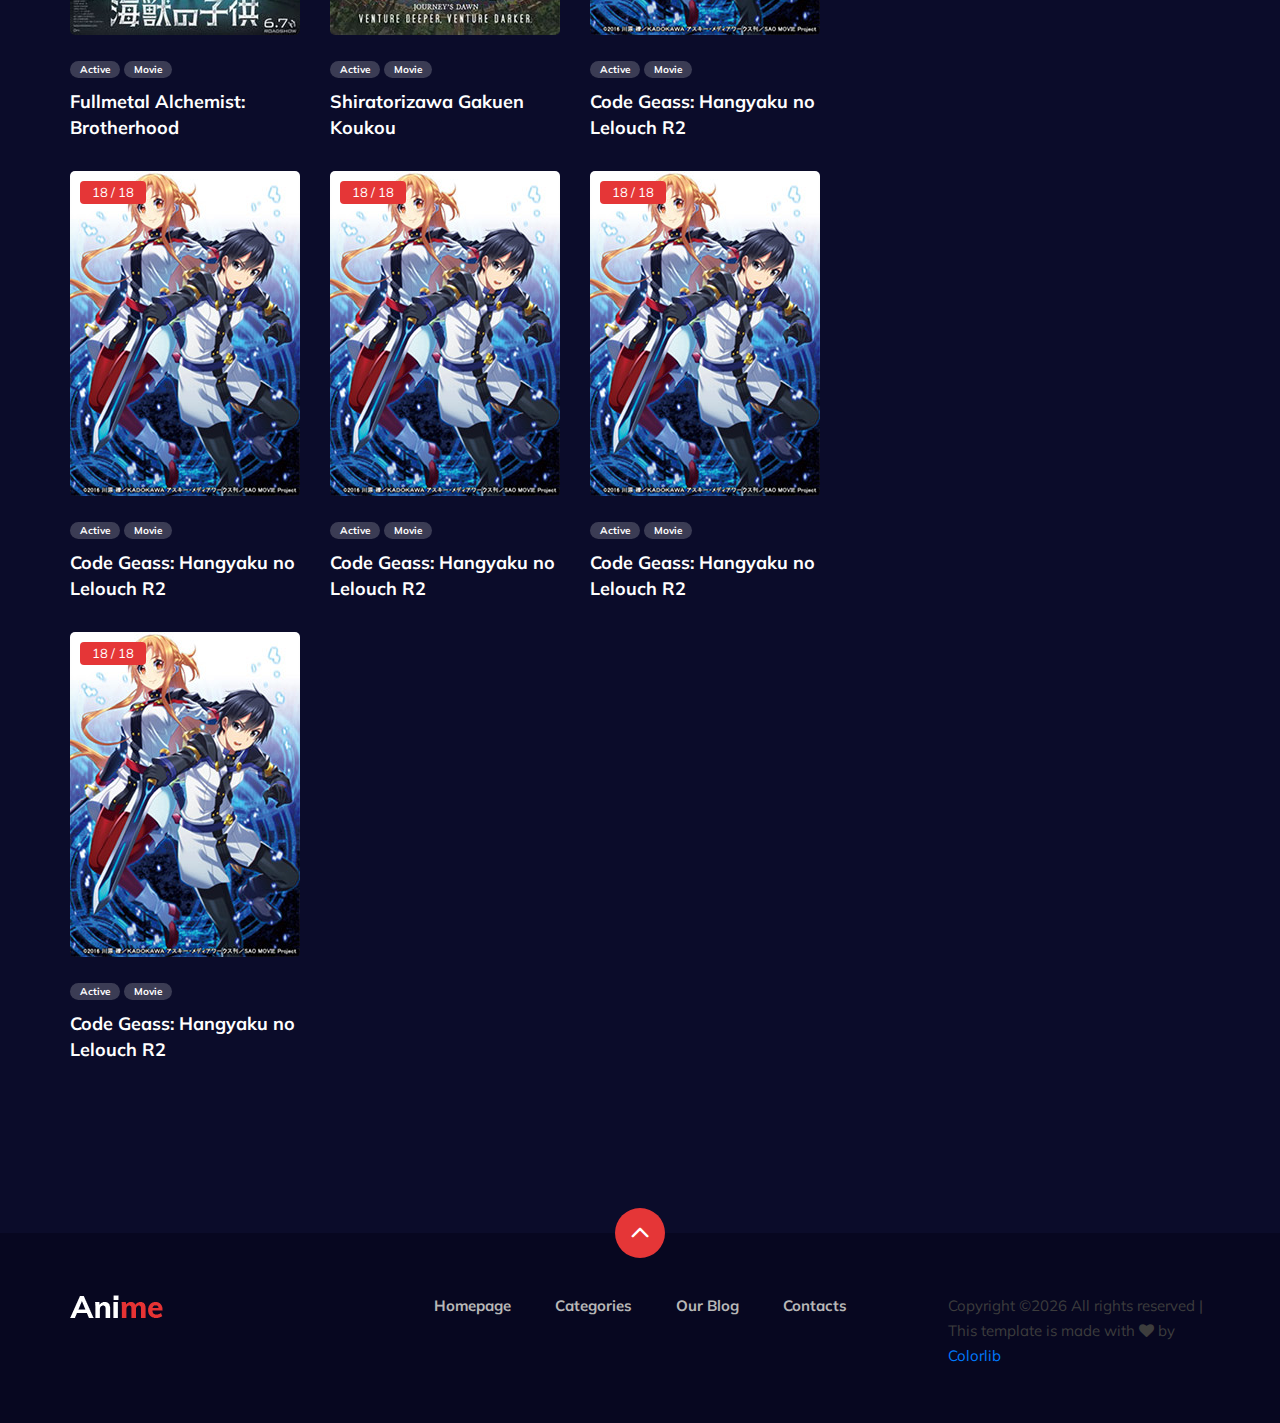
<file: search-result.html>
<!DOCTYPE html>
<html lang="zxx">

<head>
    <meta charset="UTF-8">
    <meta name="description" content="Anime Template">
    <meta name="keywords" content="Anime, unica, creative, html">
    <meta name="viewport" content="width=device-width, initial-scale=1.0">
    <meta http-equiv="X-UA-Compatible" content="ie=edge">
    <title>Anime | Template</title>

    <!-- Google Font -->
    <link href="https://fonts.googleapis.com/css2?family=Oswald:wght@300;400;500;600;700&display=swap" rel="stylesheet">
    <link href="https://fonts.googleapis.com/css2?family=Mulish:wght@300;400;500;600;700;800;900&display=swap"
    rel="stylesheet">

    <!-- Css Styles -->
    <link rel="stylesheet" href="css/bootstrap.min.css" type="text/css">
    <link rel="stylesheet" href="css/font-awesome.min.css" type="text/css">
    <link rel="stylesheet" href="css/elegant-icons.css" type="text/css">
    <link rel="stylesheet" href="css/plyr.css" type="text/css">
    <link rel="stylesheet" href="css/nice-select.css" type="text/css">
    <link rel="stylesheet" href="css/owl.carousel.min.css" type="text/css">
    <link rel="stylesheet" href="css/slicknav.min.css" type="text/css">
    <link rel="stylesheet" href="css/style1.css" type="text/css">
</head>

<body>
    <!-- Page Preloder -->
    <div id="preloder">
        <div class="loader"></div>
    </div>

    <!-- Header Section Begin -->
    <header class="header">
        <div class="container">
            <div class="row">
                <div class="col-lg-2">
                    <div class="header__logo">
                        <a href="./index.html">
                            <img src="img/logo.png" alt="">
                        </a>
                    </div>
                </div>
                <div class="col-lg-8">
                    <div class="header__nav">
                        <nav class="header__menu mobile-menu">
                            <ul>
                                <li class="active"><a href="./index.html">Homepage</a></li>
                                <li><a href="./categories.html">Categories <span class="arrow_carrot-down"></span></a>
                                    <ul class="dropdown">
                                        <li><a href="./categories.html">Categories</a></li>
                                        <li><a href="./anime-details.html">Anime Details</a></li>
                                        <li><a href="./anime-watching.html">Anime Watching</a></li>
                                        <li><a href="./blog-details.html">Blog Details</a></li>
                                        <li><a href="./signup.html">Sign Up</a></li>
                                        <li><a href="./login.html">Login</a></li>
                                    </ul>
                                </li>
                                <li><a href="./blog.html">Our Blog</a></li>
                                <li><a href="#">Contacts</a></li>
                            </ul>
                        </nav>
                    </div>
                </div>
                <div class="col-lg-2">
                    <div class="header__right">
                        <a href="#" class="search-switch"><span class="icon_search"></span></a>
                        <a href="./login.html"><span class="icon_profile"></span></a>
                    </div>
                </div>
            </div>
            <div id="mobile-menu-wrap"></div>
        </div>
    </header>
    <!-- Header End -->

    <!-- Hero Section Begin -->
    <section class="hero">
        <div class="container">
            <div class="hero__slider owl-carousel">
                <div class="hero__items set-bg" data-setbg="img/hero/hero-1.jpg" id="hero0">
                    <div class="row">
                        <div class="col-lg-6">
                            <div class="hero__text">
                                <div class="label">Adventure</div>
                                <h2>Fate / Stay Night: Unlimited Blade Works</h2>
                                <p>After 30 days of travel across the world...</p>
                                <a href="#"><span>Watch Now</span> <i class="fa fa-angle-right"></i></a>
                            </div>
                        </div>
                    </div>
                </div>
                <div class="hero__items set-bg" data-setbg="img/hero/hero-1.jpg" id="hero1">
                    <div class="row">
                        <div class="col-lg-6">
                            <div class="hero__text">
                                <div class="label">Adventure</div>
                                <h2>Fate / Stay Night: Unlimited Blade Works</h2>
                                <p>After 30 days of travel across the world...</p>
                                <a href="#"><span>Watch Now</span> <i class="fa fa-angle-right"></i></a>
                            </div>
                        </div>
                    </div>
                </div>
                <div class="hero__items set-bg" data-setbg="img/hero/hero-1.jpg" id="hero2">
                    <div class="row">
                        <div class="col-lg-6">
                            <div class="hero__text">
                                <div class="label">Adventure</div>
                                <h2>Fate / Stay Night: Unlimited Blade Works</h2>
                                <p>After 30 days of travel across the world...</p>
                                <a href="#"><span>Watch Now</span> <i class="fa fa-angle-right"></i></a>
                            </div>
                        </div>
                    </div>
                </div>
            </div>
        </div>
    </section>
    <!-- Hero Section End -->

    <!-- Product Section Begin -->
    <section class="product spad">
        <div class="container">
            <div class="row">
                <div class="col-lg-8">
                    <div class="trending__product">
                        <div class="row">
                            <div class="col-lg-8 col-md-8 col-sm-8">
                                <div class="section-title">
                                    <h4>Search Results</h4>
                                </div>
                            </div>
                        </div>
                        <div class="row">
                            <div class="col-lg-4 col-md-6 col-sm-6">
                                <div class="product__item">
                                    <div class="product__item__pic set-bg" data-setbg="img/trending/trend-1.jpg">
                                        <div class="ep">18 / 18</div>
                                    </div>
                                    <div class="product__item__text">
                                        <ul>
                                            <li>Active</li>
                                            <li>Movie</li>
                                        </ul>
                                        <h5><a href="#">The Seven Deadly Sins: Wrath of the Gods</a></h5>
                                    </div>
                                </div>
                            </div>
                            <div class="col-lg-4 col-md-6 col-sm-6">
                                <div class="product__item">
                                    <div class="product__item__pic set-bg" data-setbg="img/trending/trend-2.jpg">
                                        <div class="ep">18 / 18</div>
                                    </div>
                                    <div class="product__item__text">
                                        <ul>
                                            <li>Active</li>
                                            <li>Movie</li>
                                        </ul>
                                        <h5><a href="#">Gintama Movie 2: Kanketsu-hen - Yorozuya yo Eien</a></h5>
                                    </div>
                                </div>
                            </div>
                            <div class="col-lg-4 col-md-6 col-sm-6">
                                <div class="product__item">
                                    <div class="product__item__pic set-bg" data-setbg="img/trending/trend-3.jpg">
                                        <div class="ep">18 / 18</div>
                                    </div>
                                    <div class="product__item__text">
                                        <ul>
                                            <li>Active</li>
                                            <li>Movie</li>
                                        </ul>
                                        <h5><a href="#">Shingeki no Kyojin Season 3 Part 2</a></h5>
                                    </div>
                                </div>
                            </div>
                            <div class="col-lg-4 col-md-6 col-sm-6">
                                <div class="product__item">
                                    <div class="product__item__pic set-bg" data-setbg="img/trending/trend-4.jpg">
                                        <div class="ep">18 / 18</div>
                                    </div>
                                    <div class="product__item__text">
                                        <ul>
                                            <li>Active</li>
                                            <li>Movie</li>
                                        </ul>
                                        <h5><a href="#">Fullmetal Alchemist: Brotherhood</a></h5>
                                    </div>
                                </div>
                            </div>
                            <div class="col-lg-4 col-md-6 col-sm-6">
                                <div class="product__item">
                                    <div class="product__item__pic set-bg" data-setbg="img/trending/trend-5.jpg">
                                        <div class="ep">18 / 18</div>
                                    </div>
                                    <div class="product__item__text">
                                        <ul>
                                            <li>Active</li>
                                            <li>Movie</li>
                                        </ul>
                                        <h5><a href="#">Shiratorizawa Gakuen Koukou</a></h5>
                                    </div>
                                </div>
                            </div>
                            <div class="col-lg-4 col-md-6 col-sm-6">
                                <div class="product__item">
                                    <div class="product__item__pic set-bg" data-setbg="img/trending/trend-6.jpg">
                                        <div class="ep">18 / 18</div>
                                    </div>
                                    <div class="product__item__text">
                                        <ul>
                                            <li>Active</li>
                                            <li>Movie</li>
                                        </ul>
                                        <h5><a href="#">Code Geass: Hangyaku no Lelouch R2</a></h5>
                                    </div>
                                </div>
                            </div>
                            <div class="col-lg-4 col-md-6 col-sm-6">
                                <div class="product__item">
                                    <div class="product__item__pic set-bg" data-setbg="img/trending/trend-6.jpg">
                                        <div class="ep">18 / 18</div>
                                    </div>
                                    <div class="product__item__text">
                                        <ul>
                                            <li>Active</li>
                                            <li>Movie</li>
                                        </ul>
                                        <h5><a href="#">Code Geass: Hangyaku no Lelouch R2</a></h5>
                                    </div>
                                </div>
                            </div>
                            <div class="col-lg-4 col-md-6 col-sm-6">
                                <div class="product__item">
                                    <div class="product__item__pic set-bg" data-setbg="img/trending/trend-6.jpg">
                                        <div class="ep">18 / 18</div>
                                    </div>
                                    <div class="product__item__text">
                                        <ul>
                                            <li>Active</li>
                                            <li>Movie</li>
                                        </ul>
                                        <h5><a href="#">Code Geass: Hangyaku no Lelouch R2</a></h5>
                                    </div>
                                </div>
                            </div>
                            <div class="col-lg-4 col-md-6 col-sm-6">
                                <div class="product__item">
                                    <div class="product__item__pic set-bg" data-setbg="img/trending/trend-6.jpg">
                                        <div class="ep">18 / 18</div>
                                    </div>
                                    <div class="product__item__text">
                                        <ul>
                                            <li>Active</li>
                                            <li>Movie</li>
                                        </ul>
                                        <h5><a href="#">Code Geass: Hangyaku no Lelouch R2</a></h5>
                                    </div>
                                </div>
                            </div>
                            <div class="col-lg-4 col-md-6 col-sm-6">
                                <div class="product__item">
                                    <div class="product__item__pic set-bg" data-setbg="img/trending/trend-6.jpg">
                                        <div class="ep">18 / 18</div>
                                    </div>
                                    <div class="product__item__text">
                                        <ul>
                                            <li>Active</li>
                                            <li>Movie</li>
                                        </ul>
                                        <h5><a href="#">Code Geass: Hangyaku no Lelouch R2</a></h5>
                                    </div>
                                </div>
                            </div>
                        </div>
                    </div>
            
                
                      <!--End Recently-->
                    <div class="live__product">
                        <div class="row">
                            <div class="col-lg-8 col-md-8 col-sm-8">
                                <div class="section-title">
                                </div>
                            </div>
                            <div class="col-lg-4 col-md-4 col-sm-4">
                            </div>
                        </div>
                        <div class="row">
                            <div class="col-lg-4 col-md-6 col-sm-6">
                            </div>
                            
                           
                        
                        </div>
                    </div>
                </div>
                <div class="col-lg-4 col-md-6 col-sm-8">
                    <div class="product__sidebar">
                        <div class="product__sidebar__view">
        </div>
    </div>
    <div class="product__sidebar__comment">
        <div class="section-title">
            <h5>Upcoming anime</h5>
        </div>
        <div class="product__sidebar__comment__item">
            <div class="product__sidebar__comment__item__pic">
                <img src="img/sidebar/comment-1.jpg" alt="">
            </div>
            <div class="product__sidebar__comment__item__text">
                <ul>
                    <li>Active</li>
                    <li>Movie</li>
                </ul>
                <h5><a href="#">The Seven Deadly Sins: Wrath of the Gods</a></h5>
                <span><i class="fa fa-eye"></i> 19.141 Viewes</span>
            </div>
        </div>
        <div class="product__sidebar__comment__item">
            <div class="product__sidebar__comment__item__pic">
                <img src="img/sidebar/comment-2.jpg" alt="">
            </div>
            <div class="product__sidebar__comment__item__text">
                <ul>
                    <li>Active</li>
                    <li>Movie</li>
                </ul>
                <h5><a href="#">Shirogane Tamashii hen Kouhan sen</a></h5>
                <span><i class="fa fa-eye"></i> 19.141 Viewes</span>
            </div>
        </div>
        <div class="product__sidebar__comment__item">
            <div class="product__sidebar__comment__item__pic">
                <img src="img/sidebar/comment-3.jpg" alt="">
            </div>
            <div class="product__sidebar__comment__item__text">
                <ul>
                    <li>Active</li>
                    <li>Movie</li>
                </ul>
                <h5><a href="#">Kizumonogatari III: Reiket su-hen</a></h5>
                <span><i class="fa fa-eye"></i> 19.141 Viewes</span>
            </div>
        </div>
        <div class="product__sidebar__comment__item">
            <div class="product__sidebar__comment__item__pic">
                <img src="img/sidebar/comment-4.jpg" alt="">
            </div>
            <div class="product__sidebar__comment__item__text">
                <ul>
                    <li>Active</li>
                    <li>Movie</li>
                </ul>
                <h5><a href="#">Monogatari Series: Second Season</a></h5>
                <span><i class="fa fa-eye"></i> 19.141 Viewes</span>
            </div>
        </div>
    </div>
</div>
</div>
</div>
</div>
</section>
<!-- Product Section End -->

<!-- Footer Section Begin -->
<footer class="footer">
    <div class="page-up">
        <a href="#" id="scrollToTopButton"><span class="arrow_carrot-up"></span></a>
    </div>
    <div class="container">
        <div class="row">
            <div class="col-lg-3">
                <div class="footer__logo">
                    <a href="./index.html"><img src="img/logo.png" alt=""></a>
                </div>
            </div>
            <div class="col-lg-6">
                <div class="footer__nav">
                    <ul>
                        <li class="active"><a href="./index.html">Homepage</a></li>
                        <li><a href="./categories.html">Categories</a></li>
                        <li><a href="./blog.html">Our Blog</a></li>
                        <li><a href="#">Contacts</a></li>
                    </ul>
                </div>
            </div>
            <div class="col-lg-3">
                <p><!-- Link back to Colorlib can't be removed. Template is licensed under CC BY 3.0. -->
                  Copyright &copy;<script>document.write(new Date().getFullYear());</script> All rights reserved | This template is made with <i class="fa fa-heart" aria-hidden="true"></i> by <a href="https://colorlib.com" target="_blank">Colorlib</a>
                  <!-- Link back to Colorlib can't be removed. Template is licensed under CC BY 3.0. --></p>

              </div>
          </div>
      </div>
  </footer>
  <!-- Footer Section End -->

  <!-- Search model Begin -->
  <div class="search-model">
    <div class="h-100 d-flex align-items-center justify-content-center">
        <div class="search-close-switch"><i class="icon_close"></i></div>
        <form class="search-model-form">
            <input type="text" id="search-input" placeholder="Search here.....">
        </form>
    </div>
</div>
<!-- Search model end -->

<!-- Js Plugins -->
<script src="js/jquery-3.3.1.min.js"></script>
<script src="js/bootstrap.min.js"></script>
<script src="js/player.js"></script>
<script src="js/jquery.nice-select.min.js"></script>
<script src="js/mixitup.min.js"></script>
<script src="js/jquery.slicknav.js"></script>
<script src="js/owl.carousel.min.js"></script>
<script src="js/main.js"></script>


</body>
 <script>

function getUrlParameter(name) { 
        const params = new URLSearchParams(window.location.search);
        return params.has(name) ? decodeURIComponent(params.get(name)) : '';
       }

       const searchResult = getUrlParameter('url');

       fetch(searchResult, {
        method: 'GET'
       }).then (res => {
        return res.json()
       }).then (results => {
        
        const title = results.results.data; 
        const animeTitle = document.querySelectorAll('.product__item__text h5 a');
        const animeBG = document.querySelectorAll('.product__item__pic.set-bg');
        const animeEp = document.querySelectorAll('.product__item__pic.set-bg .ep');

        title.forEach((item, index) => {
            if (animeTitle[index]){
                animeTitle[index].textContent = item.title
            }

            if (animeBG[index]){
                animeBG[index].style.backgroundImage = `url(${item.poster})` 
            }

            if (animeEp[index]) {
                animeEp[index].textContent = item.tvInfo.eps ? "Ep: " + item.tvInfo.eps : "Ep: 0";
            }

           

            const imgClick = animeBG[index];
            if (imgClick){
                imgClick.addEventListener('click', function() {
                    const currentId = item.id;
                    const infoUrl = `https://anime-api-five-woad.vercel.app/api/info?id=${currentId}`;
                    window.location.href = `anime-details.html?url=` + encodeURIComponent(infoUrl);
                })
            }

        })
       })
   
 </script>
</html>
</file>
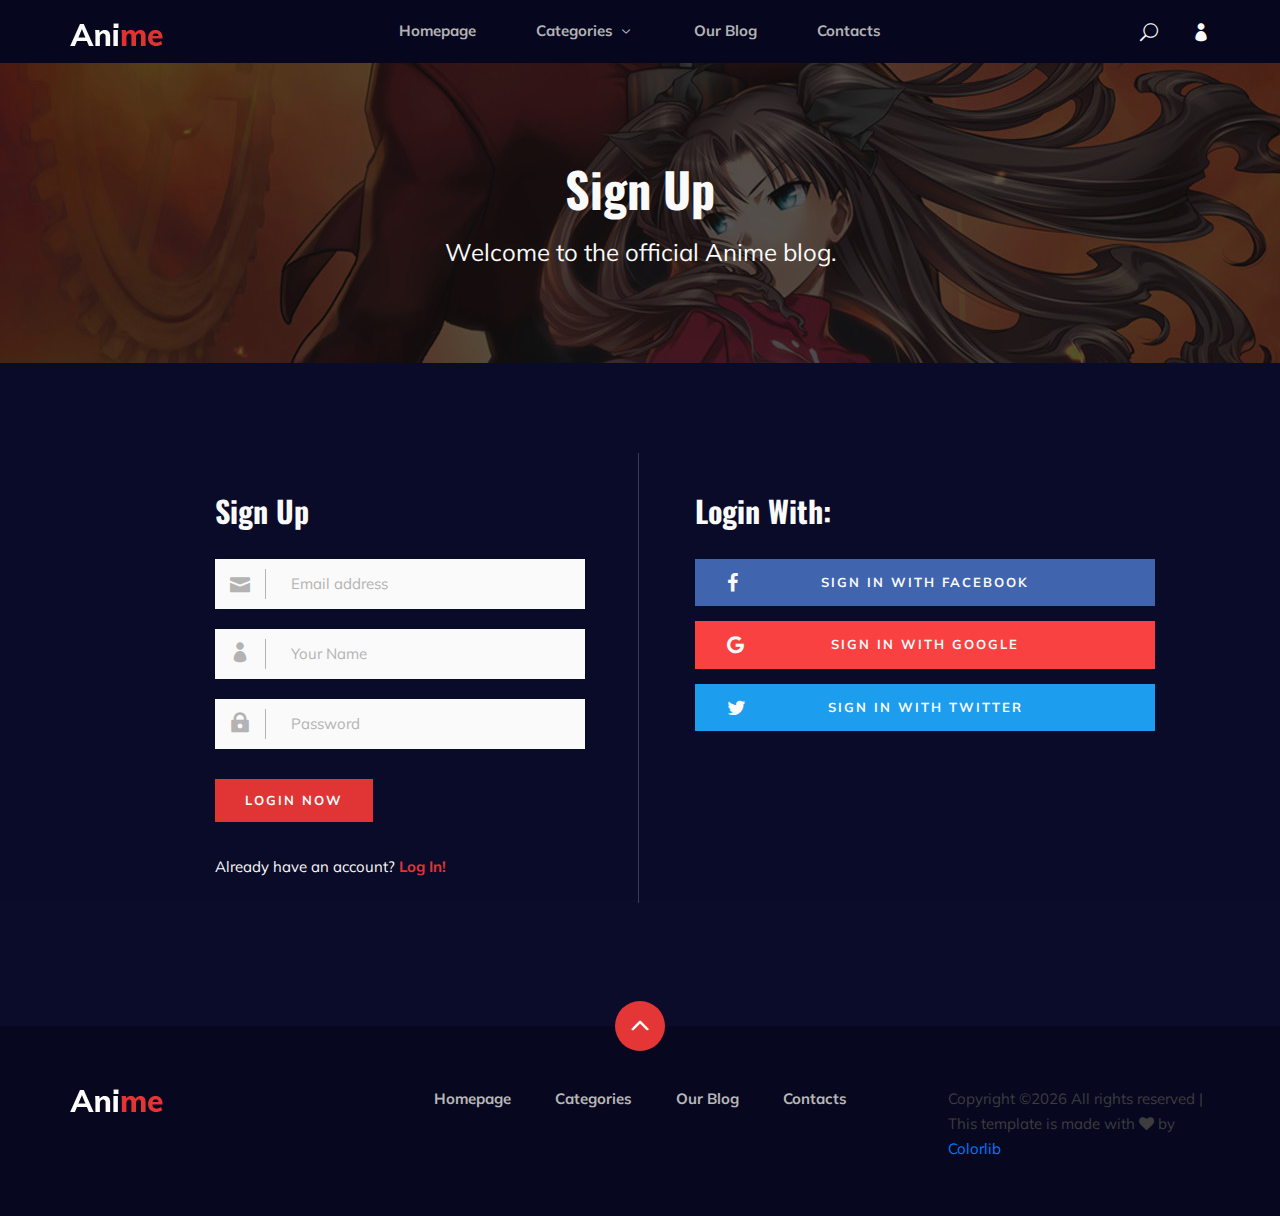
<file: signup.html>
<!DOCTYPE html>
<html lang="zxx">

<head>
    <meta charset="UTF-8">
    <meta name="description" content="Anime Template">
    <meta name="keywords" content="Anime, unica, creative, html">
    <meta name="viewport" content="width=device-width, initial-scale=1.0">
    <meta http-equiv="X-UA-Compatible" content="ie=edge">
    <title>Anime | Template</title>

    <!-- Google Font -->
    <link href="https://fonts.googleapis.com/css2?family=Oswald:wght@300;400;500;600;700&display=swap" rel="stylesheet">
    <link href="https://fonts.googleapis.com/css2?family=Mulish:wght@300;400;500;600;700;800;900&display=swap"
    rel="stylesheet">

    <!-- Css Styles -->
    <link rel="stylesheet" href="css/bootstrap.min.css" type="text/css">
    <link rel="stylesheet" href="css/font-awesome.min.css" type="text/css">
    <link rel="stylesheet" href="css/elegant-icons.css" type="text/css">
    <link rel="stylesheet" href="css/plyr.css" type="text/css">
    <link rel="stylesheet" href="css/nice-select.css" type="text/css">
    <link rel="stylesheet" href="css/owl.carousel.min.css" type="text/css">
    <link rel="stylesheet" href="css/slicknav.min.css" type="text/css">
    <link rel="stylesheet" href="css/style.css" type="text/css">
</head>

<body>
    <!-- Page Preloder -->
    <div id="preloder">
        <div class="loader"></div>
    </div>

    <!-- Header Section Begin -->
    <header class="header">
        <div class="container">
            <div class="row">
                <div class="col-lg-2">
                    <div class="header__logo">
                        <a href="./index.html">
                            <img src="img/logo.png" alt="">
                        </a>
                    </div>
                </div>
                <div class="col-lg-8">
                    <div class="header__nav">
                        <nav class="header__menu mobile-menu">
                            <ul>
                                <li><a href="./index.html">Homepage</a></li>
                                <li><a href="./categories.html">Categories <span class="arrow_carrot-down"></span></a>
                                    <ul class="dropdown">
                                        <li><a href="./categories.html">Categories</a></li>
                                        <li><a href="./anime-details.html">Anime Details</a></li>
                                        <li><a href="./anime-watching.html">Anime Watching</a></li>
                                        <li><a href="./blog-details.html">Blog Details</a></li>
                                        <li><a href="./signup.html">Sign Up</a></li>
                                        <li><a href="./login.html">Login</a></li>
                                    </ul>
                                </li>
                                <li><a href="./blog.html">Our Blog</a></li>
                                <li><a href="#">Contacts</a></li>
                            </ul>
                        </nav>
                    </div>
                </div>
                <div class="col-lg-2">
                    <div class="header__right">
                        <a href="#" class="search-switch"><span class="icon_search"></span></a>
                        <a href="./login.html"><span class="icon_profile"></span></a>
                    </div>
                </div>
            </div>
            <div id="mobile-menu-wrap"></div>
        </div>
    </header>
    <!-- Header End -->

    <!-- Normal Breadcrumb Begin -->
    <section class="normal-breadcrumb set-bg" data-setbg="img/normal-breadcrumb.jpg">
        <div class="container">
            <div class="row">
                <div class="col-lg-12 text-center">
                    <div class="normal__breadcrumb__text">
                        <h2>Sign Up</h2>
                        <p>Welcome to the official Anime blog.</p>
                    </div>
                </div>
            </div>
        </div>
    </section>
    <!-- Normal Breadcrumb End -->

    <!-- Signup Section Begin -->
    <section class="signup spad">
        <div class="container">
            <div class="row">
                <div class="col-lg-6">
                    <div class="login__form">
                        <h3>Sign Up</h3>
                        <form action="#">
                            <div class="input__item">
                                <input type="text" placeholder="Email address">
                                <span class="icon_mail"></span>
                            </div>
                            <div class="input__item">
                                <input type="text" placeholder="Your Name">
                                <span class="icon_profile"></span>
                            </div>
                            <div class="input__item">
                                <input type="text" placeholder="Password">
                                <span class="icon_lock"></span>
                            </div>
                            <button type="submit" class="site-btn">Login Now</button>
                        </form>
                        <h5>Already have an account? <a href="#">Log In!</a></h5>
                    </div>
                </div>
                <div class="col-lg-6">
                    <div class="login__social__links">
                        <h3>Login With:</h3>
                        <ul>
                            <li><a href="#" class="facebook"><i class="fa fa-facebook"></i> Sign in With Facebook</a>
                            </li>
                            <li><a href="#" class="google"><i class="fa fa-google"></i> Sign in With Google</a></li>
                            <li><a href="#" class="twitter"><i class="fa fa-twitter"></i> Sign in With Twitter</a></li>
                        </ul>
                    </div>
                </div>
            </div>
        </div>
    </section>
    <!-- Signup Section End -->

    <!-- Footer Section Begin -->
    <footer class="footer">
        <div class="page-up">
            <a href="#" id="scrollToTopButton"><span class="arrow_carrot-up"></span></a>
        </div>
        <div class="container">
            <div class="row">
                <div class="col-lg-3">
                    <div class="footer__logo">
                        <a href="./index.html"><img src="img/logo.png" alt=""></a>
                    </div>
                </div>
                <div class="col-lg-6">
                    <div class="footer__nav">
                        <ul>
                            <li class="active"><a href="./index.html">Homepage</a></li>
                            <li><a href="./categories.html">Categories</a></li>
                            <li><a href="./blog.html">Our Blog</a></li>
                            <li><a href="#">Contacts</a></li>
                        </ul>
                    </div>
                </div>
                <div class="col-lg-3">
                    <p><!-- Link back to Colorlib can't be removed. Template is licensed under CC BY 3.0. -->
                      Copyright &copy;<script>document.write(new Date().getFullYear());</script> All rights reserved | This template is made with <i class="fa fa-heart" aria-hidden="true"></i> by <a href="https://colorlib.com" target="_blank">Colorlib</a>
                      <!-- Link back to Colorlib can't be removed. Template is licensed under CC BY 3.0. --></p>

                  </div>
              </div>
          </div>
      </footer>
      <!-- Footer Section End -->

      <!-- Search model Begin -->
      <div class="search-model">
        <div class="h-100 d-flex align-items-center justify-content-center">
            <div class="search-close-switch"><i class="icon_close"></i></div>
            <form class="search-model-form">
                <input type="text" id="search-input" placeholder="Search here.....">
            </form>
        </div>
    </div>
    <!-- Search model end -->

    <!-- Js Plugins -->
    <script src="js/jquery-3.3.1.min.js"></script>
    <script src="js/bootstrap.min.js"></script>
    <script src="js/player.js"></script>
    <script src="js/jquery.nice-select.min.js"></script>
    <script src="js/mixitup.min.js"></script>
    <script src="js/jquery.slicknav.js"></script>
    <script src="js/owl.carousel.min.js"></script>
    <script src="js/main.js"></script>

</body>

</html>
</file>
<file: css/elegant-icons.css>
@font-face {
	font-family: 'ElegantIcons';
	src:url('../fonts/ElegantIcons.eot');
	src:url('../fonts/ElegantIcons.eot?#iefix') format('embedded-opentype'),
		url('../fonts/ElegantIcons.woff') format('woff'),
		url('../fonts/ElegantIcons.ttf') format('truetype'),
		url('../fonts/ElegantIcons.svg#ElegantIcons') format('svg');
	font-weight: normal;
	font-style: normal;
}

/* Use the following CSS code if you want to use data attributes for inserting your icons */
[data-icon]:before {
	font-family: 'ElegantIcons';
	content: attr(data-icon);
	speak: none;
	font-weight: normal;
	font-variant: normal;
	text-transform: none;
	line-height: 1;
	-webkit-font-smoothing: antialiased;
	-moz-osx-font-smoothing: grayscale;
}

/* Use the following CSS code if you want to have a class per icon */
/*
Instead of a list of all class selectors,
you can use the generic selector below, but it's slower:
[class*="your-class-prefix"] {
*/
.arrow_up, .arrow_down, .arrow_left, .arrow_right, .arrow_left-up, .arrow_right-up, .arrow_right-down, .arrow_left-down, .arrow-up-down, .arrow_up-down_alt, .arrow_left-right_alt, .arrow_left-right, .arrow_expand_alt2, .arrow_expand_alt, .arrow_condense, .arrow_expand, .arrow_move, .arrow_carrot-up, .arrow_carrot-down, .arrow_carrot-left, .arrow_carrot-right, .arrow_carrot-2up, .arrow_carrot-2down, .arrow_carrot-2left, .arrow_carrot-2right, .arrow_carrot-up_alt2, .arrow_carrot-down_alt2, .arrow_carrot-left_alt2, .arrow_carrot-right_alt2, .arrow_carrot-2up_alt2, .arrow_carrot-2down_alt2, .arrow_carrot-2left_alt2, .arrow_carrot-2right_alt2, .arrow_triangle-up, .arrow_triangle-down, .arrow_triangle-left, .arrow_triangle-right, .arrow_triangle-up_alt2, .arrow_triangle-down_alt2, .arrow_triangle-left_alt2, .arrow_triangle-right_alt2, .arrow_back, .icon_minus-06, .icon_plus, .icon_close, .icon_check, .icon_minus_alt2, .icon_plus_alt2, .icon_close_alt2, .icon_check_alt2, .icon_zoom-out_alt, .icon_zoom-in_alt, .icon_search, .icon_box-empty, .icon_box-selected, .icon_minus-box, .icon_plus-box, .icon_box-checked, .icon_circle-empty, .icon_circle-slelected, .icon_stop_alt2, .icon_stop, .icon_pause_alt2, .icon_pause, .icon_menu, .icon_menu-square_alt2, .icon_menu-circle_alt2, .icon_ul, .icon_ol, .icon_adjust-horiz, .icon_adjust-vert, .icon_document_alt, .icon_documents_alt, .icon_pencil, .icon_pencil-edit_alt, .icon_pencil-edit, .icon_folder-alt, .icon_folder-open_alt, .icon_folder-add_alt, .icon_info_alt, .icon_error-oct_alt, .icon_error-circle_alt, .icon_error-triangle_alt, .icon_question_alt2, .icon_question, .icon_comment_alt, .icon_chat_alt, .icon_vol-mute_alt, .icon_volume-low_alt, .icon_volume-high_alt, .icon_quotations, .icon_quotations_alt2, .icon_clock_alt, .icon_lock_alt, .icon_lock-open_alt, .icon_key_alt, .icon_cloud_alt, .icon_cloud-upload_alt, .icon_cloud-download_alt, .icon_image, .icon_images, .icon_lightbulb_alt, .icon_gift_alt, .icon_house_alt, .icon_genius, .icon_mobile, .icon_tablet, .icon_laptop, .icon_desktop, .icon_camera_alt, .icon_mail_alt, .icon_cone_alt, .icon_ribbon_alt, .icon_bag_alt, .icon_creditcard, .icon_cart_alt, .icon_paperclip, .icon_tag_alt, .icon_tags_alt, .icon_trash_alt, .icon_cursor_alt, .icon_mic_alt, .icon_compass_alt, .icon_pin_alt, .icon_pushpin_alt, .icon_map_alt, .icon_drawer_alt, .icon_toolbox_alt, .icon_book_alt, .icon_calendar, .icon_film, .icon_table, .icon_contacts_alt, .icon_headphones, .icon_lifesaver, .icon_piechart, .icon_refresh, .icon_link_alt, .icon_link, .icon_loading, .icon_blocked, .icon_archive_alt, .icon_heart_alt, .icon_star_alt, .icon_star-half_alt, .icon_star, .icon_star-half, .icon_tools, .icon_tool, .icon_cog, .icon_cogs, .arrow_up_alt, .arrow_down_alt, .arrow_left_alt, .arrow_right_alt, .arrow_left-up_alt, .arrow_right-up_alt, .arrow_right-down_alt, .arrow_left-down_alt, .arrow_condense_alt, .arrow_expand_alt3, .arrow_carrot_up_alt, .arrow_carrot-down_alt, .arrow_carrot-left_alt, .arrow_carrot-right_alt, .arrow_carrot-2up_alt, .arrow_carrot-2dwnn_alt, .arrow_carrot-2left_alt, .arrow_carrot-2right_alt, .arrow_triangle-up_alt, .arrow_triangle-down_alt, .arrow_triangle-left_alt, .arrow_triangle-right_alt, .icon_minus_alt, .icon_plus_alt, .icon_close_alt, .icon_check_alt, .icon_zoom-out, .icon_zoom-in, .icon_stop_alt, .icon_menu-square_alt, .icon_menu-circle_alt, .icon_document, .icon_documents, .icon_pencil_alt, .icon_folder, .icon_folder-open, .icon_folder-add, .icon_folder_upload, .icon_folder_download, .icon_info, .icon_error-circle, .icon_error-oct, .icon_error-triangle, .icon_question_alt, .icon_comment, .icon_chat, .icon_vol-mute, .icon_volume-low, .icon_volume-high, .icon_quotations_alt, .icon_clock, .icon_lock, .icon_lock-open, .icon_key, .icon_cloud, .icon_cloud-upload, .icon_cloud-download, .icon_lightbulb, .icon_gift, .icon_house, .icon_camera, .icon_mail, .icon_cone, .icon_ribbon, .icon_bag, .icon_cart, .icon_tag, .icon_tags, .icon_trash, .icon_cursor, .icon_mic, .icon_compass, .icon_pin, .icon_pushpin, .icon_map, .icon_drawer, .icon_toolbox, .icon_book, .icon_contacts, .icon_archive, .icon_heart, .icon_profile, .icon_group, .icon_grid-2x2, .icon_grid-3x3, .icon_music, .icon_pause_alt, .icon_phone, .icon_upload, .icon_download, .social_facebook, .social_twitter, .social_pinterest, .social_googleplus, .social_tumblr, .social_tumbleupon, .social_wordpress, .social_instagram, .social_dribbble, .social_vimeo, .social_linkedin, .social_rss, .social_deviantart, .social_share, .social_myspace, .social_skype, .social_youtube, .social_picassa, .social_googledrive, .social_flickr, .social_blogger, .social_spotify, .social_delicious, .social_facebook_circle, .social_twitter_circle, .social_pinterest_circle, .social_googleplus_circle, .social_tumblr_circle, .social_stumbleupon_circle, .social_wordpress_circle, .social_instagram_circle, .social_dribbble_circle, .social_vimeo_circle, .social_linkedin_circle, .social_rss_circle, .social_deviantart_circle, .social_share_circle, .social_myspace_circle, .social_skype_circle, .social_youtube_circle, .social_picassa_circle, .social_googledrive_alt2, .social_flickr_circle, .social_blogger_circle, .social_spotify_circle, .social_delicious_circle, .social_facebook_square, .social_twitter_square, .social_pinterest_square, .social_googleplus_square, .social_tumblr_square, .social_stumbleupon_square, .social_wordpress_square, .social_instagram_square, .social_dribbble_square, .social_vimeo_square, .social_linkedin_square, .social_rss_square, .social_deviantart_square, .social_share_square, .social_myspace_square, .social_skype_square, .social_youtube_square, .social_picassa_square, .social_googledrive_square, .social_flickr_square, .social_blogger_square, .social_spotify_square, .social_delicious_square, .icon_printer, .icon_calulator, .icon_building, .icon_floppy, .icon_drive, .icon_search-2, .icon_id, .icon_id-2, .icon_puzzle, .icon_like, .icon_dislike, .icon_mug, .icon_currency, .icon_wallet, .icon_pens, .icon_easel, .icon_flowchart, .icon_datareport, .icon_briefcase, .icon_shield, .icon_percent, .icon_globe, .icon_globe-2, .icon_target, .icon_hourglass, .icon_balance, .icon_rook, .icon_printer-alt, .icon_calculator_alt, .icon_building_alt, .icon_floppy_alt, .icon_drive_alt, .icon_search_alt, .icon_id_alt, .icon_id-2_alt, .icon_puzzle_alt, .icon_like_alt, .icon_dislike_alt, .icon_mug_alt, .icon_currency_alt, .icon_wallet_alt, .icon_pens_alt, .icon_easel_alt, .icon_flowchart_alt, .icon_datareport_alt, .icon_briefcase_alt, .icon_shield_alt, .icon_percent_alt, .icon_globe_alt, .icon_clipboard {
	font-family: 'ElegantIcons';
	speak: none;
	font-style: normal;
	font-weight: normal;
	font-variant: normal;
	text-transform: none;
	line-height: 1;
	-webkit-font-smoothing: antialiased;
}
.arrow_up:before {
	content: "\21";
}
.arrow_down:before {
	content: "\22";
}
.arrow_left:before {
	content: "\23";
}
.arrow_right:before {
	content: "\24";
}
.arrow_left-up:before {
	content: "\25";
}
.arrow_right-up:before {
	content: "\26";
}
.arrow_right-down:before {
	content: "\27";
}
.arrow_left-down:before {
	content: "\28";
}
.arrow-up-down:before {
	content: "\29";
}
.arrow_up-down_alt:before {
	content: "\2a";
}
.arrow_left-right_alt:before {
	content: "\2b";
}
.arrow_left-right:before {
	content: "\2c";
}
.arrow_expand_alt2:before {
	content: "\2d";
}
.arrow_expand_alt:before {
	content: "\2e";
}
.arrow_condense:before {
	content: "\2f";
}
.arrow_expand:before {
	content: "\30";
}
.arrow_move:before {
	content: "\31";
}
.arrow_carrot-up:before {
	content: "\32";
}
.arrow_carrot-down:before {
	content: "\33";
}
.arrow_carrot-left:before {
	content: "\34";
}
.arrow_carrot-right:before {
	content: "\35";
}
.arrow_carrot-2up:before {
	content: "\36";
}
.arrow_carrot-2down:before {
	content: "\37";
}
.arrow_carrot-2left:before {
	content: "\38";
}
.arrow_carrot-2right:before {
	content: "\39";
}
.arrow_carrot-up_alt2:before {
	content: "\3a";
}
.arrow_carrot-down_alt2:before {
	content: "\3b";
}
.arrow_carrot-left_alt2:before {
	content: "\3c";
}
.arrow_carrot-right_alt2:before {
	content: "\3d";
}
.arrow_carrot-2up_alt2:before {
	content: "\3e";
}
.arrow_carrot-2down_alt2:before {
	content: "\3f";
}
.arrow_carrot-2left_alt2:before {
	content: "\40";
}
.arrow_carrot-2right_alt2:before {
	content: "\41";
}
.arrow_triangle-up:before {
	content: "\42";
}
.arrow_triangle-down:before {
	content: "\43";
}
.arrow_triangle-left:before {
	content: "\44";
}
.arrow_triangle-right:before {
	content: "\45";
}
.arrow_triangle-up_alt2:before {
	content: "\46";
}
.arrow_triangle-down_alt2:before {
	content: "\47";
}
.arrow_triangle-left_alt2:before {
	content: "\48";
}
.arrow_triangle-right_alt2:before {
	content: "\49";
}
.arrow_back:before {
	content: "\4a";
}
.icon_minus-06:before {
	content: "\4b";
}
.icon_plus:before {
	content: "\4c";
}
.icon_close:before {
	content: "\4d";
}
.icon_check:before {
	content: "\4e";
}
.icon_minus_alt2:before {
	content: "\4f";
}
.icon_plus_alt2:before {
	content: "\50";
}
.icon_close_alt2:before {
	content: "\51";
}
.icon_check_alt2:before {
	content: "\52";
}
.icon_zoom-out_alt:before {
	content: "\53";
}
.icon_zoom-in_alt:before {
	content: "\54";
}
.icon_search:before {
	content: "\55";
}
.icon_box-empty:before {
	content: "\56";
}
.icon_box-selected:before {
	content: "\57";
}
.icon_minus-box:before {
	content: "\58";
}
.icon_plus-box:before {
	content: "\59";
}
.icon_box-checked:before {
	content: "\5a";
}
.icon_circle-empty:before {
	content: "\5b";
}
.icon_circle-slelected:before {
	content: "\5c";
}
.icon_stop_alt2:before {
	content: "\5d";
}
.icon_stop:before {
	content: "\5e";
}
.icon_pause_alt2:before {
	content: "\5f";
}
.icon_pause:before {
	content: "\60";
}
.icon_menu:before {
	content: "\61";
}
.icon_menu-square_alt2:before {
	content: "\62";
}
.icon_menu-circle_alt2:before {
	content: "\63";
}
.icon_ul:before {
	content: "\64";
}
.icon_ol:before {
	content: "\65";
}
.icon_adjust-horiz:before {
	content: "\66";
}
.icon_adjust-vert:before {
	content: "\67";
}
.icon_document_alt:before {
	content: "\68";
}
.icon_documents_alt:before {
	content: "\69";
}
.icon_pencil:before {
	content: "\6a";
}
.icon_pencil-edit_alt:before {
	content: "\6b";
}
.icon_pencil-edit:before {
	content: "\6c";
}
.icon_folder-alt:before {
	content: "\6d";
}
.icon_folder-open_alt:before {
	content: "\6e";
}
.icon_folder-add_alt:before {
	content: "\6f";
}
.icon_info_alt:before {
	content: "\70";
}
.icon_error-oct_alt:before {
	content: "\71";
}
.icon_error-circle_alt:before {
	content: "\72";
}
.icon_error-triangle_alt:before {
	content: "\73";
}
.icon_question_alt2:before {
	content: "\74";
}
.icon_question:before {
	content: "\75";
}
.icon_comment_alt:before {
	content: "\76";
}
.icon_chat_alt:before {
	content: "\77";
}
.icon_vol-mute_alt:before {
	content: "\78";
}
.icon_volume-low_alt:before {
	content: "\79";
}
.icon_volume-high_alt:before {
	content: "\7a";
}
.icon_quotations:before {
	content: "\7b";
}
.icon_quotations_alt2:before {
	content: "\7c";
}
.icon_clock_alt:before {
	content: "\7d";
}
.icon_lock_alt:before {
	content: "\7e";
}
.icon_lock-open_alt:before {
	content: "\e000";
}
.icon_key_alt:before {
	content: "\e001";
}
.icon_cloud_alt:before {
	content: "\e002";
}
.icon_cloud-upload_alt:before {
	content: "\e003";
}
.icon_cloud-download_alt:before {
	content: "\e004";
}
.icon_image:before {
	content: "\e005";
}
.icon_images:before {
	content: "\e006";
}
.icon_lightbulb_alt:before {
	content: "\e007";
}
.icon_gift_alt:before {
	content: "\e008";
}
.icon_house_alt:before {
	content: "\e009";
}
.icon_genius:before {
	content: "\e00a";
}
.icon_mobile:before {
	content: "\e00b";
}
.icon_tablet:before {
	content: "\e00c";
}
.icon_laptop:before {
	content: "\e00d";
}
.icon_desktop:before {
	content: "\e00e";
}
.icon_camera_alt:before {
	content: "\e00f";
}
.icon_mail_alt:before {
	content: "\e010";
}
.icon_cone_alt:before {
	content: "\e011";
}
.icon_ribbon_alt:before {
	content: "\e012";
}
.icon_bag_alt:before {
	content: "\e013";
}
.icon_creditcard:before {
	content: "\e014";
}
.icon_cart_alt:before {
	content: "\e015";
}
.icon_paperclip:before {
	content: "\e016";
}
.icon_tag_alt:before {
	content: "\e017";
}
.icon_tags_alt:before {
	content: "\e018";
}
.icon_trash_alt:before {
	content: "\e019";
}
.icon_cursor_alt:before {
	content: "\e01a";
}
.icon_mic_alt:before {
	content: "\e01b";
}
.icon_compass_alt:before {
	content: "\e01c";
}
.icon_pin_alt:before {
	content: "\e01d";
}
.icon_pushpin_alt:before {
	content: "\e01e";
}
.icon_map_alt:before {
	content: "\e01f";
}
.icon_drawer_alt:before {
	content: "\e020";
}
.icon_toolbox_alt:before {
	content: "\e021";
}
.icon_book_alt:before {
	content: "\e022";
}
.icon_calendar:before {
	content: "\e023";
}
.icon_film:before {
	content: "\e024";
}
.icon_table:before {
	content: "\e025";
}
.icon_contacts_alt:before {
	content: "\e026";
}
.icon_headphones:before {
	content: "\e027";
}
.icon_lifesaver:before {
	content: "\e028";
}
.icon_piechart:before {
	content: "\e029";
}
.icon_refresh:before {
	content: "\e02a";
}
.icon_link_alt:before {
	content: "\e02b";
}
.icon_link:before {
	content: "\e02c";
}
.icon_loading:before {
	content: "\e02d";
}
.icon_blocked:before {
	content: "\e02e";
}
.icon_archive_alt:before {
	content: "\e02f";
}
.icon_heart_alt:before {
	content: "\e030";
}
.icon_star_alt:before {
	content: "\e031";
}
.icon_star-half_alt:before {
	content: "\e032";
}
.icon_star:before {
	content: "\e033";
}
.icon_star-half:before {
	content: "\e034";
}
.icon_tools:before {
	content: "\e035";
}
.icon_tool:before {
	content: "\e036";
}
.icon_cog:before {
	content: "\e037";
}
.icon_cogs:before {
	content: "\e038";
}
.arrow_up_alt:before {
	content: "\e039";
}
.arrow_down_alt:before {
	content: "\e03a";
}
.arrow_left_alt:before {
	content: "\e03b";
}
.arrow_right_alt:before {
	content: "\e03c";
}
.arrow_left-up_alt:before {
	content: "\e03d";
}
.arrow_right-up_alt:before {
	content: "\e03e";
}
.arrow_right-down_alt:before {
	content: "\e03f";
}
.arrow_left-down_alt:before {
	content: "\e040";
}
.arrow_condense_alt:before {
	content: "\e041";
}
.arrow_expand_alt3:before {
	content: "\e042";
}
.arrow_carrot_up_alt:before {
	content: "\e043";
}
.arrow_carrot-down_alt:before {
	content: "\e044";
}
.arrow_carrot-left_alt:before {
	content: "\e045";
}
.arrow_carrot-right_alt:before {
	content: "\e046";
}
.arrow_carrot-2up_alt:before {
	content: "\e047";
}
.arrow_carrot-2dwnn_alt:before {
	content: "\e048";
}
.arrow_carrot-2left_alt:before {
	content: "\e049";
}
.arrow_carrot-2right_alt:before {
	content: "\e04a";
}
.arrow_triangle-up_alt:before {
	content: "\e04b";
}
.arrow_triangle-down_alt:before {
	content: "\e04c";
}
.arrow_triangle-left_alt:before {
	content: "\e04d";
}
.arrow_triangle-right_alt:before {
	content: "\e04e";
}
.icon_minus_alt:before {
	content: "\e04f";
}
.icon_plus_alt:before {
	content: "\e050";
}
.icon_close_alt:before {
	content: "\e051";
}
.icon_check_alt:before {
	content: "\e052";
}
.icon_zoom-out:before {
	content: "\e053";
}
.icon_zoom-in:before {
	content: "\e054";
}
.icon_stop_alt:before {
	content: "\e055";
}
.icon_menu-square_alt:before {
	content: "\e056";
}
.icon_menu-circle_alt:before {
	content: "\e057";
}
.icon_document:before {
	content: "\e058";
}
.icon_documents:before {
	content: "\e059";
}
.icon_pencil_alt:before {
	content: "\e05a";
}
.icon_folder:before {
	content: "\e05b";
}
.icon_folder-open:before {
	content: "\e05c";
}
.icon_folder-add:before {
	content: "\e05d";
}
.icon_folder_upload:before {
	content: "\e05e";
}
.icon_folder_download:before {
	content: "\e05f";
}
.icon_info:before {
	content: "\e060";
}
.icon_error-circle:before {
	content: "\e061";
}
.icon_error-oct:before {
	content: "\e062";
}
.icon_error-triangle:before {
	content: "\e063";
}
.icon_question_alt:before {
	content: "\e064";
}
.icon_comment:before {
	content: "\e065";
}
.icon_chat:before {
	content: "\e066";
}
.icon_vol-mute:before {
	content: "\e067";
}
.icon_volume-low:before {
	content: "\e068";
}
.icon_volume-high:before {
	content: "\e069";
}
.icon_quotations_alt:before {
	content: "\e06a";
}
.icon_clock:before {
	content: "\e06b";
}
.icon_lock:before {
	content: "\e06c";
}
.icon_lock-open:before {
	content: "\e06d";
}
.icon_key:before {
	content: "\e06e";
}
.icon_cloud:before {
	content: "\e06f";
}
.icon_cloud-upload:before {
	content: "\e070";
}
.icon_cloud-download:before {
	content: "\e071";
}
.icon_lightbulb:before {
	content: "\e072";
}
.icon_gift:before {
	content: "\e073";
}
.icon_house:before {
	content: "\e074";
}
.icon_camera:before {
	content: "\e075";
}
.icon_mail:before {
	content: "\e076";
}
.icon_cone:before {
	content: "\e077";
}
.icon_ribbon:before {
	content: "\e078";
}
.icon_bag:before {
	content: "\e079";
}
.icon_cart:before {
	content: "\e07a";
}
.icon_tag:before {
	content: "\e07b";
}
.icon_tags:before {
	content: "\e07c";
}
.icon_trash:before {
	content: "\e07d";
}
.icon_cursor:before {
	content: "\e07e";
}
.icon_mic:before {
	content: "\e07f";
}
.icon_compass:before {
	content: "\e080";
}
.icon_pin:before {
	content: "\e081";
}
.icon_pushpin:before {
	content: "\e082";
}
.icon_map:before {
	content: "\e083";
}
.icon_drawer:before {
	content: "\e084";
}
.icon_toolbox:before {
	content: "\e085";
}
.icon_book:before {
	content: "\e086";
}
.icon_contacts:before {
	content: "\e087";
}
.icon_archive:before {
	content: "\e088";
}
.icon_heart:before {
	content: "\e089";
}
.icon_profile:before {
	content: "\e08a";
}
.icon_group:before {
	content: "\e08b";
}
.icon_grid-2x2:before {
	content: "\e08c";
}
.icon_grid-3x3:before {
	content: "\e08d";
}
.icon_music:before {
	content: "\e08e";
}
.icon_pause_alt:before {
	content: "\e08f";
}
.icon_phone:before {
	content: "\e090";
}
.icon_upload:before {
	content: "\e091";
}
.icon_download:before {
	content: "\e092";
}
.social_facebook:before {
	content: "\e093";
}
.social_twitter:before {
	content: "\e094";
}
.social_pinterest:before {
	content: "\e095";
}
.social_googleplus:before {
	content: "\e096";
}
.social_tumblr:before {
	content: "\e097";
}
.social_tumbleupon:before {
	content: "\e098";
}
.social_wordpress:before {
	content: "\e099";
}
.social_instagram:before {
	content: "\e09a";
}
.social_dribbble:before {
	content: "\e09b";
}
.social_vimeo:before {
	content: "\e09c";
}
.social_linkedin:before {
	content: "\e09d";
}
.social_rss:before {
	content: "\e09e";
}
.social_deviantart:before {
	content: "\e09f";
}
.social_share:before {
	content: "\e0a0";
}
.social_myspace:before {
	content: "\e0a1";
}
.social_skype:before {
	content: "\e0a2";
}
.social_youtube:before {
	content: "\e0a3";
}
.social_picassa:before {
	content: "\e0a4";
}
.social_googledrive:before {
	content: "\e0a5";
}
.social_flickr:before {
	content: "\e0a6";
}
.social_blogger:before {
	content: "\e0a7";
}
.social_spotify:before {
	content: "\e0a8";
}
.social_delicious:before {
	content: "\e0a9";
}
.social_facebook_circle:before {
	content: "\e0aa";
}
.social_twitter_circle:before {
	content: "\e0ab";
}
.social_pinterest_circle:before {
	content: "\e0ac";
}
.social_googleplus_circle:before {
	content: "\e0ad";
}
.social_tumblr_circle:before {
	content: "\e0ae";
}
.social_stumbleupon_circle:before {
	content: "\e0af";
}
.social_wordpress_circle:before {
	content: "\e0b0";
}
.social_instagram_circle:before {
	content: "\e0b1";
}
.social_dribbble_circle:before {
	content: "\e0b2";
}
.social_vimeo_circle:before {
	content: "\e0b3";
}
.social_linkedin_circle:before {
	content: "\e0b4";
}
.social_rss_circle:before {
	content: "\e0b5";
}
.social_deviantart_circle:before {
	content: "\e0b6";
}
.social_share_circle:before {
	content: "\e0b7";
}
.social_myspace_circle:before {
	content: "\e0b8";
}
.social_skype_circle:before {
	content: "\e0b9";
}
.social_youtube_circle:before {
	content: "\e0ba";
}
.social_picassa_circle:before {
	content: "\e0bb";
}
.social_googledrive_alt2:before {
	content: "\e0bc";
}
.social_flickr_circle:before {
	content: "\e0bd";
}
.social_blogger_circle:before {
	content: "\e0be";
}
.social_spotify_circle:before {
	content: "\e0bf";
}
.social_delicious_circle:before {
	content: "\e0c0";
}
.social_facebook_square:before {
	content: "\e0c1";
}
.social_twitter_square:before {
	content: "\e0c2";
}
.social_pinterest_square:before {
	content: "\e0c3";
}
.social_googleplus_square:before {
	content: "\e0c4";
}
.social_tumblr_square:before {
	content: "\e0c5";
}
.social_stumbleupon_square:before {
	content: "\e0c6";
}
.social_wordpress_square:before {
	content: "\e0c7";
}
.social_instagram_square:before {
	content: "\e0c8";
}
.social_dribbble_square:before {
	content: "\e0c9";
}
.social_vimeo_square:before {
	content: "\e0ca";
}
.social_linkedin_square:before {
	content: "\e0cb";
}
.social_rss_square:before {
	content: "\e0cc";
}
.social_deviantart_square:before {
	content: "\e0cd";
}
.social_share_square:before {
	content: "\e0ce";
}
.social_myspace_square:before {
	content: "\e0cf";
}
.social_skype_square:before {
	content: "\e0d0";
}
.social_youtube_square:before {
	content: "\e0d1";
}
.social_picassa_square:before {
	content: "\e0d2";
}
.social_googledrive_square:before {
	content: "\e0d3";
}
.social_flickr_square:before {
	content: "\e0d4";
}
.social_blogger_square:before {
	content: "\e0d5";
}
.social_spotify_square:before {
	content: "\e0d6";
}
.social_delicious_square:before {
	content: "\e0d7";
}
.icon_printer:before {
	content: "\e103";
}
.icon_calulator:before {
	content: "\e0ee";
}
.icon_building:before {
	content: "\e0ef";
}
.icon_floppy:before {
	content: "\e0e8";
}
.icon_drive:before {
	content: "\e0ea";
}
.icon_search-2:before {
	content: "\e101";
}
.icon_id:before {
	content: "\e107";
}
.icon_id-2:before {
	content: "\e108";
}
.icon_puzzle:before {
	content: "\e102";
}
.icon_like:before {
	content: "\e106";
}
.icon_dislike:before {
	content: "\e0eb";
}
.icon_mug:before {
	content: "\e105";
}
.icon_currency:before {
	content: "\e0ed";
}
.icon_wallet:before {
	content: "\e100";
}
.icon_pens:before {
	content: "\e104";
}
.icon_easel:before {
	content: "\e0e9";
}
.icon_flowchart:before {
	content: "\e109";
}
.icon_datareport:before {
	content: "\e0ec";
}
.icon_briefcase:before {
	content: "\e0fe";
}
.icon_shield:before {
	content: "\e0f6";
}
.icon_percent:before {
	content: "\e0fb";
}
.icon_globe:before {
	content: "\e0e2";
}
.icon_globe-2:before {
	content: "\e0e3";
}
.icon_target:before {
	content: "\e0f5";
}
.icon_hourglass:before {
	content: "\e0e1";
}
.icon_balance:before {
	content: "\e0ff";
}
.icon_rook:before {
	content: "\e0f8";
}
.icon_printer-alt:before {
	content: "\e0fa";
}
.icon_calculator_alt:before {
	content: "\e0e7";
}
.icon_building_alt:before {
	content: "\e0fd";
}
.icon_floppy_alt:before {
	content: "\e0e4";
}
.icon_drive_alt:before {
	content: "\e0e5";
}
.icon_search_alt:before {
	content: "\e0f7";
}
.icon_id_alt:before {
	content: "\e0e0";
}
.icon_id-2_alt:before {
	content: "\e0fc";
}
.icon_puzzle_alt:before {
	content: "\e0f9";
}
.icon_like_alt:before {
	content: "\e0dd";
}
.icon_dislike_alt:before {
	content: "\e0f1";
}
.icon_mug_alt:before {
	content: "\e0dc";
}
.icon_currency_alt:before {
	content: "\e0f3";
}
.icon_wallet_alt:before {
	content: "\e0d8";
}
.icon_pens_alt:before {
	content: "\e0db";
}
.icon_easel_alt:before {
	content: "\e0f0";
}
.icon_flowchart_alt:before {
	content: "\e0df";
}
.icon_datareport_alt:before {
	content: "\e0f2";
}
.icon_briefcase_alt:before {
	content: "\e0f4";
}
.icon_shield_alt:before {
	content: "\e0d9";
}
.icon_percent_alt:before {
	content: "\e0da";
}
.icon_globe_alt:before {
	content: "\e0de";
}
.icon_clipboard:before {
	content: "\e0e6";
}


	.glyph {
		float: left;
		text-align: center;
		padding: .75em;
		margin: .4em 1.5em .75em 0;
		width: 6em;
text-shadow: none;
	}
        .glyph_big {
        font-size: 128px;
        color: #59c5dc;
        float: left;
        margin-right: 20px;
        }

        .glyph div { padding-bottom: 10px;}

	.glyph input {
		font-family: consolas, monospace;
		font-size: 12px;
		width: 100%;
		text-align: center;
		border: 0;
		box-shadow: 0 0 0 1px #ccc;
		padding: .2em;
                -moz-border-radius: 5px;
                -webkit-border-radius: 5px;
	}
	.centered {
		margin-left: auto;
		margin-right: auto;
	}
	.glyph .fs1 {
		font-size: 2em;
	}
</file>
<file: css/plyr.css>
@keyframes plyr-progress{to{background-position:25px 0;background-position:var(--plyr-progress-loading-size,25px) 0}}@keyframes plyr-popup{0%{opacity:.5;transform:translateY(10px)}to{opacity:1;transform:translateY(0)}}@keyframes plyr-fade-in{from{opacity:0}to{opacity:1}}.plyr{-moz-osx-font-smoothing:grayscale;-webkit-font-smoothing:antialiased;align-items:center;direction:ltr;display:flex;flex-direction:column;font-family:inherit;font-family:var(--plyr-font-family,inherit);font-variant-numeric:tabular-nums;font-weight:400;font-weight:var(--plyr-font-weight-regular,400);height:100%;line-height:1.7;line-height:var(--plyr-line-height,1.7);max-width:100%;min-width:200px;position:relative;text-shadow:none;transition:box-shadow .3s ease;z-index:0}.plyr audio,.plyr iframe,.plyr video{display:block;height:100%;width:100%}.plyr button{font:inherit;line-height:inherit;width:auto}.plyr:focus{outline:0}.plyr--full-ui{box-sizing:border-box}.plyr--full-ui *,.plyr--full-ui ::after,.plyr--full-ui ::before{box-sizing:inherit}.plyr--full-ui a,.plyr--full-ui button,.plyr--full-ui input,.plyr--full-ui label{touch-action:manipulation}.plyr__badge{background:#4a5464;background:var(--plyr-badge-background,#4a5464);border-radius:2px;border-radius:var(--plyr-badge-border-radius,2px);color:#fff;color:var(--plyr-badge-text-color,#fff);font-size:9px;font-size:var(--plyr-font-size-badge,9px);line-height:1;padding:3px 4px}.plyr--full-ui ::-webkit-media-text-track-container{display:none}.plyr__captions{animation:plyr-fade-in .3s ease;bottom:0;display:none;font-size:13px;font-size:var(--plyr-font-size-small,13px);left:0;padding:10px;padding:var(--plyr-control-spacing,10px);position:absolute;text-align:center;transition:transform .4s ease-in-out;width:100%}.plyr__captions span:empty{display:none}@media (min-width:480px){.plyr__captions{font-size:15px;font-size:var(--plyr-font-size-base,15px);padding:calc(10px * 2);padding:calc(var(--plyr-control-spacing,10px) * 2)}}@media (min-width:768px){.plyr__captions{font-size:18px;font-size:var(--plyr-font-size-large,18px)}}.plyr--captions-active .plyr__captions{display:block}.plyr:not(.plyr--hide-controls) .plyr__controls:not(:empty)~.plyr__captions{transform:translateY(calc(10px * -4));transform:translateY(calc(var(--plyr-control-spacing,10px) * -4))}.plyr__caption{background:rgba(0,0,0,.8);background:var(--plyr-captions-background,rgba(0,0,0,.8));border-radius:2px;-webkit-box-decoration-break:clone;box-decoration-break:clone;color:#fff;color:var(--plyr-captions-text-color,#fff);line-height:185%;padding:.2em .5em;white-space:pre-wrap}.plyr__caption div{display:inline}.plyr__control{background:0 0;border:0;border-radius:3px;border-radius:var(--plyr-control-radius,3px);color:inherit;cursor:pointer;flex-shrink:0;overflow:visible;padding:calc(10px * .7);padding:calc(var(--plyr-control-spacing,10px) * .7);position:relative;transition:all .3s ease}.plyr__control svg{display:block;fill:currentColor;height:18px;height:var(--plyr-control-icon-size,18px);pointer-events:none;width:18px;width:var(--plyr-control-icon-size,18px)}.plyr__control:focus{outline:0}.plyr__control.plyr__tab-focus{outline-color:#00b3ff;outline-color:var(--plyr-tab-focus-color,var(--plyr-color-main,var(--plyr-color-main,#00b3ff)));outline-offset:2px;outline-style:dotted;outline-width:3px}a.plyr__control{text-decoration:none}a.plyr__control::after,a.plyr__control::before{display:none}.plyr__control.plyr__control--pressed .icon--not-pressed,.plyr__control.plyr__control--pressed .label--not-pressed,.plyr__control:not(.plyr__control--pressed) .icon--pressed,.plyr__control:not(.plyr__control--pressed) .label--pressed{display:none}.plyr--full-ui ::-webkit-media-controls{display:none}.plyr__controls{align-items:center;display:flex;justify-content:flex-end;text-align:center}.plyr__controls .plyr__progress__container{flex:1;min-width:0}.plyr__controls .plyr__controls__item{margin-left:calc(10px / 4);margin-left:calc(var(--plyr-control-spacing,10px)/ 4)}.plyr__controls .plyr__controls__item:first-child{margin-left:0;margin-right:auto}.plyr__controls .plyr__controls__item.plyr__progress__container{padding-left:calc(10px / 4);padding-left:calc(var(--plyr-control-spacing,10px)/ 4)}.plyr__controls .plyr__controls__item.plyr__time{padding:0 calc(10px / 2);padding:0 calc(var(--plyr-control-spacing,10px)/ 2)}.plyr__controls .plyr__controls__item.plyr__progress__container:first-child,.plyr__controls .plyr__controls__item.plyr__time+.plyr__time,.plyr__controls .plyr__controls__item.plyr__time:first-child{padding-left:0}.plyr__controls:empty{display:none}.plyr [data-plyr=airplay],.plyr [data-plyr=captions],.plyr [data-plyr=fullscreen],.plyr [data-plyr=pip]{display:none}.plyr--airplay-supported [data-plyr=airplay],.plyr--captions-enabled [data-plyr=captions],.plyr--fullscreen-enabled [data-plyr=fullscreen],.plyr--pip-supported [data-plyr=pip]{display:inline-block}.plyr__menu{display:flex;position:relative}.plyr__menu .plyr__control svg{transition:transform .3s ease}.plyr__menu .plyr__control[aria-expanded=true] svg{transform:rotate(90deg)}.plyr__menu .plyr__control[aria-expanded=true] .plyr__tooltip{display:none}.plyr__menu__container{animation:plyr-popup .2s ease;background:rgba(255,255,255,.9);background:var(--plyr-menu-background,rgba(255,255,255,.9));border-radius:4px;bottom:100%;box-shadow:0 1px 2px rgba(0,0,0,.15);box-shadow:var(--plyr-menu-shadow,0 1px 2px rgba(0,0,0,.15));color:#4a5464;color:var(--plyr-menu-color,#4a5464);font-size:15px;font-size:var(--plyr-font-size-base,15px);margin-bottom:10px;position:absolute;right:-3px;text-align:left;white-space:nowrap;z-index:3}.plyr__menu__container>div{overflow:hidden;transition:height .35s cubic-bezier(.4,0,.2,1),width .35s cubic-bezier(.4,0,.2,1)}.plyr__menu__container::after{border:4px solid transparent;border:var(--plyr-menu-arrow-size,4px) solid transparent;border-top-color:rgba(255,255,255,.9);border-top-color:var(--plyr-menu-background,rgba(255,255,255,.9));content:'';height:0;position:absolute;right:calc(((18px / 2) + calc(10px * .7)) - (4px / 2));right:calc(((var(--plyr-control-icon-size,18px)/ 2) + calc(var(--plyr-control-spacing,10px) * .7)) - (var(--plyr-menu-arrow-size,4px)/ 2));top:100%;width:0}.plyr__menu__container [role=menu]{padding:calc(10px * .7);padding:calc(var(--plyr-control-spacing,10px) * .7)}.plyr__menu__container [role=menuitem],.plyr__menu__container [role=menuitemradio]{margin-top:2px}.plyr__menu__container [role=menuitem]:first-child,.plyr__menu__container [role=menuitemradio]:first-child{margin-top:0}.plyr__menu__container .plyr__control{align-items:center;color:#4a5464;color:var(--plyr-menu-color,#4a5464);display:flex;font-size:13px;font-size:var(--plyr-font-size-menu,var(--plyr-font-size-small,13px));padding-bottom:calc(calc(10px * .7)/ 1.5);padding-bottom:calc(calc(var(--plyr-control-spacing,10px) * .7)/ 1.5);padding-left:calc(calc(10px * .7) * 1.5);padding-left:calc(calc(var(--plyr-control-spacing,10px) * .7) * 1.5);padding-right:calc(calc(10px * .7) * 1.5);padding-right:calc(calc(var(--plyr-control-spacing,10px) * .7) * 1.5);padding-top:calc(calc(10px * .7)/ 1.5);padding-top:calc(calc(var(--plyr-control-spacing,10px) * .7)/ 1.5);-webkit-user-select:none;-ms-user-select:none;user-select:none;width:100%}.plyr__menu__container .plyr__control>span{align-items:inherit;display:flex;width:100%}.plyr__menu__container .plyr__control::after{border:4px solid transparent;border:var(--plyr-menu-item-arrow-size,4px) solid transparent;content:'';position:absolute;top:50%;transform:translateY(-50%)}.plyr__menu__container .plyr__control--forward{padding-right:calc(calc(10px * .7) * 4);padding-right:calc(calc(var(--plyr-control-spacing,10px) * .7) * 4)}.plyr__menu__container .plyr__control--forward::after{border-left-color:#728197;border-left-color:var(--plyr-menu-arrow-color,#728197);right:calc((calc(10px * .7) * 1.5) - 4px);right:calc((calc(var(--plyr-control-spacing,10px) * .7) * 1.5) - var(--plyr-menu-item-arrow-size,4px))}.plyr__menu__container .plyr__control--forward.plyr__tab-focus::after,.plyr__menu__container .plyr__control--forward:hover::after{border-left-color:currentColor}.plyr__menu__container .plyr__control--back{font-weight:400;font-weight:var(--plyr-font-weight-regular,400);margin:calc(10px * .7);margin:calc(var(--plyr-control-spacing,10px) * .7);margin-bottom:calc(calc(10px * .7)/ 2);margin-bottom:calc(calc(var(--plyr-control-spacing,10px) * .7)/ 2);padding-left:calc(calc(10px * .7) * 4);padding-left:calc(calc(var(--plyr-control-spacing,10px) * .7) * 4);position:relative;width:calc(100% - (calc(10px * .7) * 2));width:calc(100% - (calc(var(--plyr-control-spacing,10px) * .7) * 2))}.plyr__menu__container .plyr__control--back::after{border-right-color:#728197;border-right-color:var(--plyr-menu-arrow-color,#728197);left:calc((calc(10px * .7) * 1.5) - 4px);left:calc((calc(var(--plyr-control-spacing,10px) * .7) * 1.5) - var(--plyr-menu-item-arrow-size,4px))}.plyr__menu__container .plyr__control--back::before{background:#dcdfe5;background:var(--plyr-menu-back-border-color,#dcdfe5);box-shadow:0 1px 0 #fff;box-shadow:0 1px 0 var(--plyr-menu-back-border-shadow-color,#fff);content:'';height:1px;left:0;margin-top:calc(calc(10px * .7)/ 2);margin-top:calc(calc(var(--plyr-control-spacing,10px) * .7)/ 2);overflow:hidden;position:absolute;right:0;top:100%}.plyr__menu__container .plyr__control--back.plyr__tab-focus::after,.plyr__menu__container .plyr__control--back:hover::after{border-right-color:currentColor}.plyr__menu__container .plyr__control[role=menuitemradio]{padding-left:calc(10px * .7);padding-left:calc(var(--plyr-control-spacing,10px) * .7)}.plyr__menu__container .plyr__control[role=menuitemradio]::after,.plyr__menu__container .plyr__control[role=menuitemradio]::before{border-radius:100%}.plyr__menu__container .plyr__control[role=menuitemradio]::before{background:rgba(0,0,0,.1);content:'';display:block;flex-shrink:0;height:16px;margin-right:10px;margin-right:var(--plyr-control-spacing,10px);transition:all .3s ease;width:16px}.plyr__menu__container .plyr__control[role=menuitemradio]::after{background:#fff;border:0;height:6px;left:12px;opacity:0;top:50%;transform:translateY(-50%) scale(0);transition:transform .3s ease,opacity .3s ease;width:6px}.plyr__menu__container .plyr__control[role=menuitemradio][aria-checked=true]::before{background:#00b3ff;background:var(--plyr-control-toggle-checked-background,var(--plyr-color-main,var(--plyr-color-main,#00b3ff)))}.plyr__menu__container .plyr__control[role=menuitemradio][aria-checked=true]::after{opacity:1;transform:translateY(-50%) scale(1)}.plyr__menu__container .plyr__control[role=menuitemradio].plyr__tab-focus::before,.plyr__menu__container .plyr__control[role=menuitemradio]:hover::before{background:rgba(35,40,47,.1)}.plyr__menu__container .plyr__menu__value{align-items:center;display:flex;margin-left:auto;margin-right:calc((calc(10px * .7) - 2) * -1);margin-right:calc((calc(var(--plyr-control-spacing,10px) * .7) - 2) * -1);overflow:hidden;padding-left:calc(calc(10px * .7) * 3.5);padding-left:calc(calc(var(--plyr-control-spacing,10px) * .7) * 3.5);pointer-events:none}.plyr--full-ui input[type=range]{-webkit-appearance:none;background:0 0;border:0;border-radius:calc(13px * 2);border-radius:calc(var(--plyr-range-thumb-height,13px) * 2);color:#00b3ff;color:var(--plyr-range-fill-background,var(--plyr-color-main,var(--plyr-color-main,#00b3ff)));display:block;height:calc((3px * 2) + 13px);height:calc((var(--plyr-range-thumb-active-shadow-width,3px) * 2) + var(--plyr-range-thumb-height,13px));margin:0;padding:0;transition:box-shadow .3s ease;width:100%}.plyr--full-ui input[type=range]::-webkit-slider-runnable-track{background:0 0;border:0;border-radius:calc(5px / 2);border-radius:calc(var(--plyr-range-track-height,5px)/ 2);height:5px;height:var(--plyr-range-track-height,5px);-webkit-transition:box-shadow .3s ease;transition:box-shadow .3s ease;-webkit-user-select:none;user-select:none;background-image:linear-gradient(to right,currentColor 0,transparent 0);background-image:linear-gradient(to right,currentColor var(--value,0),transparent var(--value,0))}.plyr--full-ui input[type=range]::-webkit-slider-thumb{background:#fff;background:var(--plyr-range-thumb-background,#fff);border:0;border-radius:100%;box-shadow:0 1px 1px rgba(35,40,47,.15),0 0 0 1px rgba(35,40,47,.2);box-shadow:var(--plyr-range-thumb-shadow,0 1px 1px rgba(35,40,47,.15),0 0 0 1px rgba(35,40,47,.2));height:13px;height:var(--plyr-range-thumb-height,13px);position:relative;-webkit-transition:all .2s ease;transition:all .2s ease;width:13px;width:var(--plyr-range-thumb-height,13px);-webkit-appearance:none;margin-top:calc(((13px - 5px)/ 2) * -1);margin-top:calc(((var(--plyr-range-thumb-height,13px) - var(--plyr-range-track-height,5px))/ 2) * -1)}.plyr--full-ui input[type=range]::-moz-range-track{background:0 0;border:0;border-radius:calc(5px / 2);border-radius:calc(var(--plyr-range-track-height,5px)/ 2);height:5px;height:var(--plyr-range-track-height,5px);-moz-transition:box-shadow .3s ease;transition:box-shadow .3s ease;user-select:none}.plyr--full-ui input[type=range]::-moz-range-thumb{background:#fff;background:var(--plyr-range-thumb-background,#fff);border:0;border-radius:100%;box-shadow:0 1px 1px rgba(35,40,47,.15),0 0 0 1px rgba(35,40,47,.2);box-shadow:var(--plyr-range-thumb-shadow,0 1px 1px rgba(35,40,47,.15),0 0 0 1px rgba(35,40,47,.2));height:13px;height:var(--plyr-range-thumb-height,13px);position:relative;-moz-transition:all .2s ease;transition:all .2s ease;width:13px;width:var(--plyr-range-thumb-height,13px)}.plyr--full-ui input[type=range]::-moz-range-progress{background:currentColor;border-radius:calc(5px / 2);border-radius:calc(var(--plyr-range-track-height,5px)/ 2);height:5px;height:var(--plyr-range-track-height,5px)}.plyr--full-ui input[type=range]::-ms-track{background:0 0;border:0;border-radius:calc(5px / 2);border-radius:calc(var(--plyr-range-track-height,5px)/ 2);height:5px;height:var(--plyr-range-track-height,5px);-ms-transition:box-shadow .3s ease;transition:box-shadow .3s ease;-ms-user-select:none;user-select:none;color:transparent}.plyr--full-ui input[type=range]::-ms-fill-upper{background:0 0;border:0;border-radius:calc(5px / 2);border-radius:calc(var(--plyr-range-track-height,5px)/ 2);height:5px;height:var(--plyr-range-track-height,5px);-ms-transition:box-shadow .3s ease;transition:box-shadow .3s ease;-ms-user-select:none;user-select:none}.plyr--full-ui input[type=range]::-ms-fill-lower{background:0 0;border:0;border-radius:calc(5px / 2);border-radius:calc(var(--plyr-range-track-height,5px)/ 2);height:5px;height:var(--plyr-range-track-height,5px);-ms-transition:box-shadow .3s ease;transition:box-shadow .3s ease;-ms-user-select:none;user-select:none;background:currentColor}.plyr--full-ui input[type=range]::-ms-thumb{background:#fff;background:var(--plyr-range-thumb-background,#fff);border:0;border-radius:100%;box-shadow:0 1px 1px rgba(35,40,47,.15),0 0 0 1px rgba(35,40,47,.2);box-shadow:var(--plyr-range-thumb-shadow,0 1px 1px rgba(35,40,47,.15),0 0 0 1px rgba(35,40,47,.2));height:13px;height:var(--plyr-range-thumb-height,13px);position:relative;-ms-transition:all .2s ease;transition:all .2s ease;width:13px;width:var(--plyr-range-thumb-height,13px);margin-top:0}.plyr--full-ui input[type=range]::-ms-tooltip{display:none}.plyr--full-ui input[type=range]:focus{outline:0}.plyr--full-ui input[type=range]::-moz-focus-outer{border:0}.plyr--full-ui input[type=range].plyr__tab-focus::-webkit-slider-runnable-track{outline-color:#00b3ff;outline-color:var(--plyr-tab-focus-color,var(--plyr-color-main,var(--plyr-color-main,#00b3ff)));outline-offset:2px;outline-style:dotted;outline-width:3px}.plyr--full-ui input[type=range].plyr__tab-focus::-moz-range-track{outline-color:#00b3ff;outline-color:var(--plyr-tab-focus-color,var(--plyr-color-main,var(--plyr-color-main,#00b3ff)));outline-offset:2px;outline-style:dotted;outline-width:3px}.plyr--full-ui input[type=range].plyr__tab-focus::-ms-track{outline-color:#00b3ff;outline-color:var(--plyr-tab-focus-color,var(--plyr-color-main,var(--plyr-color-main,#00b3ff)));outline-offset:2px;outline-style:dotted;outline-width:3px}.plyr__poster{background-color:#000;background-position:50% 50%;background-repeat:no-repeat;background-size:contain;height:100%;left:0;opacity:0;position:absolute;top:0;transition:opacity .2s ease;width:100%;z-index:1}.plyr--stopped.plyr__poster-enabled .plyr__poster{opacity:1}.plyr__time{font-size:13px;font-size:var(--plyr-font-size-time,var(--plyr-font-size-small,13px))}.plyr__time+.plyr__time::before{content:'\2044';margin-right:10px;margin-right:var(--plyr-control-spacing,10px)}@media (max-width:calc(768px - 1)){.plyr__time+.plyr__time{display:none}}.plyr__tooltip{background:rgba(255,255,255,.9);background:var(--plyr-tooltip-background,rgba(255,255,255,.9));border-radius:3px;border-radius:var(--plyr-tooltip-radius,3px);bottom:100%;box-shadow:0 1px 2px rgba(0,0,0,.15);box-shadow:var(--plyr-tooltip-shadow,0 1px 2px rgba(0,0,0,.15));color:#4a5464;color:var(--plyr-tooltip-color,#4a5464);font-size:13px;font-size:var(--plyr-font-size-small,13px);font-weight:400;font-weight:var(--plyr-font-weight-regular,400);left:50%;line-height:1.3;margin-bottom:calc(calc(10px / 2) * 2);margin-bottom:calc(calc(var(--plyr-control-spacing,10px)/ 2) * 2);opacity:0;padding:calc(10px / 2) calc(calc(10px / 2) * 1.5);padding:calc(var(--plyr-control-spacing,10px)/ 2) calc(calc(var(--plyr-control-spacing,10px)/ 2) * 1.5);pointer-events:none;position:absolute;transform:translate(-50%,10px) scale(.8);transform-origin:50% 100%;transition:transform .2s .1s ease,opacity .2s .1s ease;white-space:nowrap;z-index:2}.plyr__tooltip::before{border-left:4px solid transparent;border-left:var(--plyr-tooltip-arrow-size,4px) solid transparent;border-right:4px solid transparent;border-right:var(--plyr-tooltip-arrow-size,4px) solid transparent;border-top:4px solid rgba(255,255,255,.9);border-top:var(--plyr-tooltip-arrow-size,4px) solid var(--plyr-tooltip-background,rgba(255,255,255,.9));bottom:calc(4px * -1);bottom:calc(var(--plyr-tooltip-arrow-size,4px) * -1);content:'';height:0;left:50%;position:absolute;transform:translateX(-50%);width:0;z-index:2}.plyr .plyr__control.plyr__tab-focus .plyr__tooltip,.plyr .plyr__control:hover .plyr__tooltip,.plyr__tooltip--visible{opacity:1;transform:translate(-50%,0) scale(1)}.plyr .plyr__control:hover .plyr__tooltip{z-index:3}.plyr__controls>.plyr__control:first-child .plyr__tooltip,.plyr__controls>.plyr__control:first-child+.plyr__control .plyr__tooltip{left:0;transform:translate(0,10px) scale(.8);transform-origin:0 100%}.plyr__controls>.plyr__control:first-child .plyr__tooltip::before,.plyr__controls>.plyr__control:first-child+.plyr__control .plyr__tooltip::before{left:calc((18px / 2) + calc(10px * .7));left:calc((var(--plyr-control-icon-size,18px)/ 2) + calc(var(--plyr-control-spacing,10px) * .7))}.plyr__controls>.plyr__control:last-child .plyr__tooltip{left:auto;right:0;transform:translate(0,10px) scale(.8);transform-origin:100% 100%}.plyr__controls>.plyr__control:last-child .plyr__tooltip::before{left:auto;right:calc((18px / 2) + calc(10px * .7));right:calc((var(--plyr-control-icon-size,18px)/ 2) + calc(var(--plyr-control-spacing,10px) * .7));transform:translateX(50%)}.plyr__controls>.plyr__control:first-child .plyr__tooltip--visible,.plyr__controls>.plyr__control:first-child+.plyr__control .plyr__tooltip--visible,.plyr__controls>.plyr__control:first-child+.plyr__control.plyr__tab-focus .plyr__tooltip,.plyr__controls>.plyr__control:first-child+.plyr__control:hover .plyr__tooltip,.plyr__controls>.plyr__control:first-child.plyr__tab-focus .plyr__tooltip,.plyr__controls>.plyr__control:first-child:hover .plyr__tooltip,.plyr__controls>.plyr__control:last-child .plyr__tooltip--visible,.plyr__controls>.plyr__control:last-child.plyr__tab-focus .plyr__tooltip,.plyr__controls>.plyr__control:last-child:hover .plyr__tooltip{transform:translate(0,0) scale(1)}.plyr__progress{left:calc(13px * .5);left:calc(var(--plyr-range-thumb-height,13px) * .5);margin-right:13px;margin-right:var(--plyr-range-thumb-height,13px);position:relative}.plyr__progress input[type=range],.plyr__progress__buffer{margin-left:calc(13px * -.5);margin-left:calc(var(--plyr-range-thumb-height,13px) * -.5);margin-right:calc(13px * -.5);margin-right:calc(var(--plyr-range-thumb-height,13px) * -.5);width:calc(100% + 13px);width:calc(100% + var(--plyr-range-thumb-height,13px))}.plyr__progress input[type=range]{position:relative;z-index:2}.plyr__progress .plyr__tooltip{font-size:13px;font-size:var(--plyr-font-size-time,var(--plyr-font-size-small,13px));left:0}.plyr__progress__buffer{-webkit-appearance:none;background:0 0;border:0;border-radius:100px;height:5px;height:var(--plyr-range-track-height,5px);left:0;margin-top:calc((5px / 2) * -1);margin-top:calc((var(--plyr-range-track-height,5px)/ 2) * -1);padding:0;position:absolute;top:50%}.plyr__progress__buffer::-webkit-progress-bar{background:0 0}.plyr__progress__buffer::-webkit-progress-value{background:currentColor;border-radius:100px;min-width:5px;min-width:var(--plyr-range-track-height,5px);-webkit-transition:width .2s ease;transition:width .2s ease}.plyr__progress__buffer::-moz-progress-bar{background:currentColor;border-radius:100px;min-width:5px;min-width:var(--plyr-range-track-height,5px);-moz-transition:width .2s ease;transition:width .2s ease}.plyr__progress__buffer::-ms-fill{border-radius:100px;-ms-transition:width .2s ease;transition:width .2s ease}.plyr--loading .plyr__progress__buffer{animation:plyr-progress 1s linear infinite;background-image:linear-gradient(-45deg,rgba(35,40,47,.6) 25%,transparent 25%,transparent 50%,rgba(35,40,47,.6) 50%,rgba(35,40,47,.6) 75%,transparent 75%,transparent);background-image:linear-gradient(-45deg,var(--plyr-progress-loading-background,rgba(35,40,47,.6)) 25%,transparent 25%,transparent 50%,var(--plyr-progress-loading-background,rgba(35,40,47,.6)) 50%,var(--plyr-progress-loading-background,rgba(35,40,47,.6)) 75%,transparent 75%,transparent);background-repeat:repeat-x;background-size:25px 25px;background-size:var(--plyr-progress-loading-size,25px) var(--plyr-progress-loading-size,25px);color:transparent}.plyr--video.plyr--loading .plyr__progress__buffer{background-color:rgba(255,255,255,.25);background-color:var(--plyr-video-progress-buffered-background,rgba(255,255,255,.25))}.plyr--audio.plyr--loading .plyr__progress__buffer{background-color:rgba(193,200,209,.6);background-color:var(--plyr-audio-progress-buffered-background,rgba(193,200,209,.6))}.plyr__volume{align-items:center;display:flex;max-width:110px;min-width:80px;position:relative;width:20%}.plyr__volume input[type=range]{margin-left:calc(10px / 2);margin-left:calc(var(--plyr-control-spacing,10px)/ 2);margin-right:calc(10px / 2);margin-right:calc(var(--plyr-control-spacing,10px)/ 2);position:relative;z-index:2}.plyr--is-ios .plyr__volume{min-width:0;width:auto}.plyr--audio{display:block}.plyr--audio .plyr__controls{background:#fff;background:var(--plyr-audio-controls-background,#fff);border-radius:inherit;color:#4a5464;color:var(--plyr-audio-control-color,#4a5464);padding:10px;padding:var(--plyr-control-spacing,10px)}.plyr--audio .plyr__control.plyr__tab-focus,.plyr--audio .plyr__control:hover,.plyr--audio .plyr__control[aria-expanded=true]{background:#00b3ff;background:var(--plyr-audio-control-background-hover,var(--plyr-color-main,var(--plyr-color-main,#00b3ff)));color:#fff;color:var(--plyr-audio-control-color-hover,#fff)}.plyr--full-ui.plyr--audio input[type=range]::-webkit-slider-runnable-track{background-color:rgba(193,200,209,.6);background-color:var(--plyr-audio-range-track-background,var(--plyr-audio-progress-buffered-background,rgba(193,200,209,.6)))}.plyr--full-ui.plyr--audio input[type=range]::-moz-range-track{background-color:rgba(193,200,209,.6);background-color:var(--plyr-audio-range-track-background,var(--plyr-audio-progress-buffered-background,rgba(193,200,209,.6)))}.plyr--full-ui.plyr--audio input[type=range]::-ms-track{background-color:rgba(193,200,209,.6);background-color:var(--plyr-audio-range-track-background,var(--plyr-audio-progress-buffered-background,rgba(193,200,209,.6)))}.plyr--full-ui.plyr--audio input[type=range]:active::-webkit-slider-thumb{box-shadow:0 1px 1px rgba(35,40,47,.15),0 0 0 1px rgba(35,40,47,.2),0 0 0 3px rgba(35,40,47,.1);box-shadow:var(--plyr-range-thumb-shadow,0 1px 1px rgba(35,40,47,.15),0 0 0 1px rgba(35,40,47,.2)),0 0 0 var(--plyr-range-thumb-active-shadow-width,3px) var(--plyr-audio-range-thumb-active-shadow-color,rgba(35,40,47,.1))}.plyr--full-ui.plyr--audio input[type=range]:active::-moz-range-thumb{box-shadow:0 1px 1px rgba(35,40,47,.15),0 0 0 1px rgba(35,40,47,.2),0 0 0 3px rgba(35,40,47,.1);box-shadow:var(--plyr-range-thumb-shadow,0 1px 1px rgba(35,40,47,.15),0 0 0 1px rgba(35,40,47,.2)),0 0 0 var(--plyr-range-thumb-active-shadow-width,3px) var(--plyr-audio-range-thumb-active-shadow-color,rgba(35,40,47,.1))}.plyr--full-ui.plyr--audio input[type=range]:active::-ms-thumb{box-shadow:0 1px 1px rgba(35,40,47,.15),0 0 0 1px rgba(35,40,47,.2),0 0 0 3px rgba(35,40,47,.1);box-shadow:var(--plyr-range-thumb-shadow,0 1px 1px rgba(35,40,47,.15),0 0 0 1px rgba(35,40,47,.2)),0 0 0 var(--plyr-range-thumb-active-shadow-width,3px) var(--plyr-audio-range-thumb-active-shadow-color,rgba(35,40,47,.1))}.plyr--audio .plyr__progress__buffer{color:rgba(193,200,209,.6);color:var(--plyr-audio-progress-buffered-background,rgba(193,200,209,.6))}.plyr--video{background:#000;overflow:hidden}.plyr--video.plyr--menu-open{overflow:visible}.plyr__video-wrapper{background:#000;height:100%;margin:auto;overflow:hidden;position:relative;width:100%}.plyr__video-embed,.plyr__video-wrapper--fixed-ratio{height:0;padding-bottom:56.25%}.plyr__video-embed iframe,.plyr__video-wrapper--fixed-ratio video{border:0;left:0;position:absolute;top:0}.plyr--full-ui .plyr__video-embed>.plyr__video-embed__container{padding-bottom:240%;position:relative;transform:translateY(-38.28125%)}.plyr--video .plyr__controls{background:linear-gradient(rgba(0,0,0,0),rgba(0,0,0,.75));background:var(--plyr-video-controls-background,linear-gradient(rgba(0,0,0,0),rgba(0,0,0,.75)));border-bottom-left-radius:inherit;border-bottom-right-radius:inherit;bottom:0;color:#fff;color:var(--plyr-video-control-color,#fff);left:0;padding:calc(10px / 2);padding:calc(var(--plyr-control-spacing,10px)/ 2);padding-top:calc(10px * 2);padding-top:calc(var(--plyr-control-spacing,10px) * 2);position:absolute;right:0;transition:opacity .4s ease-in-out,transform .4s ease-in-out;z-index:3}@media (min-width:480px){.plyr--video .plyr__controls{padding:10px;padding:var(--plyr-control-spacing,10px);padding-top:calc(10px * 3.5);padding-top:calc(var(--plyr-control-spacing,10px) * 3.5)}}.plyr--video.plyr--hide-controls .plyr__controls{opacity:0;pointer-events:none;transform:translateY(100%)}.plyr--video .plyr__control.plyr__tab-focus,.plyr--video .plyr__control:hover,.plyr--video .plyr__control[aria-expanded=true]{background:#00b3ff;background:var(--plyr-video-control-background-hover,var(--plyr-color-main,var(--plyr-color-main,#00b3ff)));color:#fff;color:var(--plyr-video-control-color-hover,#fff)}.plyr__control--overlaid{background:#00b3ff;background:var(--plyr-video-control-background-hover,var(--plyr-color-main,var(--plyr-color-main,#00b3ff)));border:0;border-radius:100%;color:#fff;color:var(--plyr-video-control-color,#fff);display:none;left:50%;opacity:.9;padding:calc(10px * 1.5);padding:calc(var(--plyr-control-spacing,10px) * 1.5);position:absolute;top:50%;transform:translate(-50%,-50%);transition:.3s;z-index:2}.plyr__control--overlaid svg{left:2px;position:relative}.plyr__control--overlaid:focus,.plyr__control--overlaid:hover{opacity:1}.plyr--playing .plyr__control--overlaid{opacity:0;visibility:hidden}.plyr--full-ui.plyr--video .plyr__control--overlaid{display:block}.plyr--full-ui.plyr--video input[type=range]::-webkit-slider-runnable-track{background-color:rgba(255,255,255,.25);background-color:var(--plyr-video-range-track-background,var(--plyr-video-progress-buffered-background,rgba(255,255,255,.25)))}.plyr--full-ui.plyr--video input[type=range]::-moz-range-track{background-color:rgba(255,255,255,.25);background-color:var(--plyr-video-range-track-background,var(--plyr-video-progress-buffered-background,rgba(255,255,255,.25)))}.plyr--full-ui.plyr--video input[type=range]::-ms-track{background-color:rgba(255,255,255,.25);background-color:var(--plyr-video-range-track-background,var(--plyr-video-progress-buffered-background,rgba(255,255,255,.25)))}.plyr--full-ui.plyr--video input[type=range]:active::-webkit-slider-thumb{box-shadow:0 1px 1px rgba(35,40,47,.15),0 0 0 1px rgba(35,40,47,.2),0 0 0 3px rgba(255,255,255,.5);box-shadow:var(--plyr-range-thumb-shadow,0 1px 1px rgba(35,40,47,.15),0 0 0 1px rgba(35,40,47,.2)),0 0 0 var(--plyr-range-thumb-active-shadow-width,3px) var(--plyr-audio-range-thumb-active-shadow-color,rgba(255,255,255,.5))}.plyr--full-ui.plyr--video input[type=range]:active::-moz-range-thumb{box-shadow:0 1px 1px rgba(35,40,47,.15),0 0 0 1px rgba(35,40,47,.2),0 0 0 3px rgba(255,255,255,.5);box-shadow:var(--plyr-range-thumb-shadow,0 1px 1px rgba(35,40,47,.15),0 0 0 1px rgba(35,40,47,.2)),0 0 0 var(--plyr-range-thumb-active-shadow-width,3px) var(--plyr-audio-range-thumb-active-shadow-color,rgba(255,255,255,.5))}.plyr--full-ui.plyr--video input[type=range]:active::-ms-thumb{box-shadow:0 1px 1px rgba(35,40,47,.15),0 0 0 1px rgba(35,40,47,.2),0 0 0 3px rgba(255,255,255,.5);box-shadow:var(--plyr-range-thumb-shadow,0 1px 1px rgba(35,40,47,.15),0 0 0 1px rgba(35,40,47,.2)),0 0 0 var(--plyr-range-thumb-active-shadow-width,3px) var(--plyr-audio-range-thumb-active-shadow-color,rgba(255,255,255,.5))}.plyr--video .plyr__progress__buffer{color:rgba(255,255,255,.25);color:var(--plyr-video-progress-buffered-background,rgba(255,255,255,.25))}.plyr:-webkit-full-screen{background:#000;border-radius:0!important;height:100%;margin:0;width:100%}.plyr:-ms-fullscreen{background:#000;border-radius:0!important;height:100%;margin:0;width:100%}.plyr:fullscreen{background:#000;border-radius:0!important;height:100%;margin:0;width:100%}.plyr:-webkit-full-screen video{height:100%}.plyr:-ms-fullscreen video{height:100%}.plyr:fullscreen video{height:100%}.plyr:-webkit-full-screen .plyr__video-wrapper{height:100%;position:static}.plyr:-ms-fullscreen .plyr__video-wrapper{height:100%;position:static}.plyr:fullscreen .plyr__video-wrapper{height:100%;position:static}.plyr:-webkit-full-screen.plyr--vimeo .plyr__video-wrapper{height:0;position:relative}.plyr:-ms-fullscreen.plyr--vimeo .plyr__video-wrapper{height:0;position:relative}.plyr:fullscreen.plyr--vimeo .plyr__video-wrapper{height:0;position:relative}.plyr:-webkit-full-screen .plyr__control .icon--exit-fullscreen{display:block}.plyr:-ms-fullscreen .plyr__control .icon--exit-fullscreen{display:block}.plyr:fullscreen .plyr__control .icon--exit-fullscreen{display:block}.plyr:-webkit-full-screen .plyr__control .icon--exit-fullscreen+svg{display:none}.plyr:-ms-fullscreen .plyr__control .icon--exit-fullscreen+svg{display:none}.plyr:fullscreen .plyr__control .icon--exit-fullscreen+svg{display:none}.plyr:-webkit-full-screen.plyr--hide-controls{cursor:none}.plyr:-ms-fullscreen.plyr--hide-controls{cursor:none}.plyr:fullscreen.plyr--hide-controls{cursor:none}@media (min-width:1024px){.plyr:-webkit-full-screen .plyr__captions{font-size:21px;font-size:var(--plyr-font-size-xlarge,21px)}.plyr:-ms-fullscreen .plyr__captions{font-size:21px;font-size:var(--plyr-font-size-xlarge,21px)}.plyr:fullscreen .plyr__captions{font-size:21px;font-size:var(--plyr-font-size-xlarge,21px)}}.plyr:-webkit-full-screen{background:#000;border-radius:0!important;height:100%;margin:0;width:100%}.plyr:-webkit-full-screen video{height:100%}.plyr:-webkit-full-screen .plyr__video-wrapper{height:100%;position:static}.plyr:-webkit-full-screen.plyr--vimeo .plyr__video-wrapper{height:0;position:relative}.plyr:-webkit-full-screen .plyr__control .icon--exit-fullscreen{display:block}.plyr:-webkit-full-screen .plyr__control .icon--exit-fullscreen+svg{display:none}.plyr:-webkit-full-screen.plyr--hide-controls{cursor:none}@media (min-width:1024px){.plyr:-webkit-full-screen .plyr__captions{font-size:21px;font-size:var(--plyr-font-size-xlarge,21px)}}.plyr:-moz-full-screen{background:#000;border-radius:0!important;height:100%;margin:0;width:100%}.plyr:-moz-full-screen video{height:100%}.plyr:-moz-full-screen .plyr__video-wrapper{height:100%;position:static}.plyr:-moz-full-screen.plyr--vimeo .plyr__video-wrapper{height:0;position:relative}.plyr:-moz-full-screen .plyr__control .icon--exit-fullscreen{display:block}.plyr:-moz-full-screen .plyr__control .icon--exit-fullscreen+svg{display:none}.plyr:-moz-full-screen.plyr--hide-controls{cursor:none}@media (min-width:1024px){.plyr:-moz-full-screen .plyr__captions{font-size:21px;font-size:var(--plyr-font-size-xlarge,21px)}}.plyr:-ms-fullscreen{background:#000;border-radius:0!important;height:100%;margin:0;width:100%}.plyr:-ms-fullscreen video{height:100%}.plyr:-ms-fullscreen .plyr__video-wrapper{height:100%;position:static}.plyr:-ms-fullscreen.plyr--vimeo .plyr__video-wrapper{height:0;position:relative}.plyr:-ms-fullscreen .plyr__control .icon--exit-fullscreen{display:block}.plyr:-ms-fullscreen .plyr__control .icon--exit-fullscreen+svg{display:none}.plyr:-ms-fullscreen.plyr--hide-controls{cursor:none}@media (min-width:1024px){.plyr:-ms-fullscreen .plyr__captions{font-size:21px;font-size:var(--plyr-font-size-xlarge,21px)}}.plyr--fullscreen-fallback{background:#000;border-radius:0!important;height:100%;margin:0;width:100%;bottom:0;display:block;left:0;position:fixed;right:0;top:0;z-index:10000000}.plyr--fullscreen-fallback video{height:100%}.plyr--fullscreen-fallback .plyr__video-wrapper{height:100%;position:static}.plyr--fullscreen-fallback.plyr--vimeo .plyr__video-wrapper{height:0;position:relative}.plyr--fullscreen-fallback .plyr__control .icon--exit-fullscreen{display:block}.plyr--fullscreen-fallback .plyr__control .icon--exit-fullscreen+svg{display:none}.plyr--fullscreen-fallback.plyr--hide-controls{cursor:none}@media (min-width:1024px){.plyr--fullscreen-fallback .plyr__captions{font-size:21px;font-size:var(--plyr-font-size-xlarge,21px)}}.plyr__ads{border-radius:inherit;bottom:0;cursor:pointer;left:0;overflow:hidden;position:absolute;right:0;top:0;z-index:-1}.plyr__ads>div,.plyr__ads>div iframe{height:100%;position:absolute;width:100%}.plyr__ads::after{background:#23282f;border-radius:2px;bottom:10px;bottom:var(--plyr-control-spacing,10px);color:#fff;content:attr(data-badge-text);font-size:11px;padding:2px 6px;pointer-events:none;position:absolute;right:10px;right:var(--plyr-control-spacing,10px);z-index:3}.plyr__ads::after:empty{display:none}.plyr__cues{background:currentColor;display:block;height:5px;height:var(--plyr-range-track-height,5px);left:0;margin:-var(--plyr-range-track-height,5px)/2 0 0;opacity:.8;position:absolute;top:50%;width:3px;z-index:3}.plyr__preview-thumb{background-color:rgba(255,255,255,.9);background-color:var(--plyr-tooltip-background,rgba(255,255,255,.9));border-radius:3px;bottom:100%;box-shadow:0 1px 2px rgba(0,0,0,.15);box-shadow:var(--plyr-tooltip-shadow,0 1px 2px rgba(0,0,0,.15));margin-bottom:calc(calc(10px / 2) * 2);margin-bottom:calc(calc(var(--plyr-control-spacing,10px)/ 2) * 2);opacity:0;padding:3px;padding:var(--plyr-tooltip-radius,3px);pointer-events:none;position:absolute;transform:translate(0,10px) scale(.8);transform-origin:50% 100%;transition:transform .2s .1s ease,opacity .2s .1s ease;z-index:2}.plyr__preview-thumb--is-shown{opacity:1;transform:translate(0,0) scale(1)}.plyr__preview-thumb::before{border-left:4px solid transparent;border-left:var(--plyr-tooltip-arrow-size,4px) solid transparent;border-right:4px solid transparent;border-right:var(--plyr-tooltip-arrow-size,4px) solid transparent;border-top:4px solid rgba(255,255,255,.9);border-top:var(--plyr-tooltip-arrow-size,4px) solid var(--plyr-tooltip-background,rgba(255,255,255,.9));bottom:calc(4px * -1);bottom:calc(var(--plyr-tooltip-arrow-size,4px) * -1);content:'';height:0;left:50%;position:absolute;transform:translateX(-50%);width:0;z-index:2}.plyr__preview-thumb__image-container{background:#c1c8d1;border-radius:calc(3px - 1px);border-radius:calc(var(--plyr-tooltip-radius,3px) - 1px);overflow:hidden;position:relative;z-index:0}.plyr__preview-thumb__image-container img{height:100%;left:0;max-height:none;max-width:none;position:absolute;top:0;width:100%}.plyr__preview-thumb__time-container{bottom:6px;left:0;position:absolute;right:0;white-space:nowrap;z-index:3}.plyr__preview-thumb__time-container span{background-color:rgba(0,0,0,.55);border-radius:calc(3px - 1px);border-radius:calc(var(--plyr-tooltip-radius,3px) - 1px);color:#fff;font-size:13px;font-size:var(--plyr-font-size-time,var(--plyr-font-size-small,13px));padding:3px 6px}.plyr__preview-scrubbing{bottom:0;filter:blur(1px);height:100%;left:0;margin:auto;opacity:0;overflow:hidden;pointer-events:none;position:absolute;right:0;top:0;transition:opacity .3s ease;width:100%;z-index:1}.plyr__preview-scrubbing--is-shown{opacity:1}.plyr__preview-scrubbing img{height:100%;left:0;max-height:none;max-width:none;object-fit:contain;position:absolute;top:0;width:100%}.plyr--no-transition{transition:none!important}.plyr__sr-only{clip:rect(1px,1px,1px,1px);overflow:hidden;border:0!important;height:1px!important;padding:0!important;position:absolute!important;width:1px!important}.plyr [hidden]{display:none!important}
</file>
<file: css/nice-select.css>
.nice-select {
  -webkit-tap-highlight-color: transparent;
  background-color: #fff;
  border-radius: 5px;
  border: solid 1px #e8e8e8;
  box-sizing: border-box;
  clear: both;
  cursor: pointer;
  display: block;
  float: left;
  font-family: inherit;
  font-size: 14px;
  font-weight: normal;
  height: 42px;
  line-height: 40px;
  outline: none;
  padding-left: 18px;
  padding-right: 30px;
  position: relative;
  text-align: left !important;
  -webkit-transition: all 0.2s ease-in-out;
  transition: all 0.2s ease-in-out;
  -webkit-user-select: none;
     -moz-user-select: none;
      -ms-user-select: none;
          user-select: none;
  white-space: nowrap;
  width: auto; }
  .nice-select:hover {
    border-color: #dbdbdb; }
  .nice-select:active, .nice-select.open, .nice-select:focus {
    border-color: #999; }
  .nice-select:after {
    border-bottom: 2px solid #999;
    border-right: 2px solid #999;
    content: '';
    display: block;
    height: 5px;
    margin-top: -4px;
    pointer-events: none;
    position: absolute;
    right: 12px;
    top: 50%;
    -webkit-transform-origin: 66% 66%;
        -ms-transform-origin: 66% 66%;
            transform-origin: 66% 66%;
    -webkit-transform: rotate(45deg);
        -ms-transform: rotate(45deg);
            transform: rotate(45deg);
    -webkit-transition: all 0.15s ease-in-out;
    transition: all 0.15s ease-in-out;
    width: 5px; }
  .nice-select.open:after {
    -webkit-transform: rotate(-135deg);
        -ms-transform: rotate(-135deg);
            transform: rotate(-135deg); }
  .nice-select.open .list {
    opacity: 1;
    pointer-events: auto;
    -webkit-transform: scale(1) translateY(0);
        -ms-transform: scale(1) translateY(0);
            transform: scale(1) translateY(0); }
  .nice-select.disabled {
    border-color: #ededed;
    color: #999;
    pointer-events: none; }
    .nice-select.disabled:after {
      border-color: #cccccc; }
  .nice-select.wide {
    width: 100%; }
    .nice-select.wide .list {
      left: 0 !important;
      right: 0 !important; }
  .nice-select.right {
    float: right; }
    .nice-select.right .list {
      left: auto;
      right: 0; }
  .nice-select.small {
    font-size: 12px;
    height: 36px;
    line-height: 34px; }
    .nice-select.small:after {
      height: 4px;
      width: 4px; }
    .nice-select.small .option {
      line-height: 34px;
      min-height: 34px; }
  .nice-select .list {
    background-color: #fff;
    border-radius: 5px;
    box-shadow: 0 0 0 1px rgba(68, 68, 68, 0.11);
    box-sizing: border-box;
    margin-top: 4px;
    opacity: 0;
    overflow: hidden;
    padding: 0;
    pointer-events: none;
    position: absolute;
    top: 100%;
    left: 0;
    -webkit-transform-origin: 50% 0;
        -ms-transform-origin: 50% 0;
            transform-origin: 50% 0;
    -webkit-transform: scale(0.75) translateY(-21px);
        -ms-transform: scale(0.75) translateY(-21px);
            transform: scale(0.75) translateY(-21px);
    -webkit-transition: all 0.2s cubic-bezier(0.5, 0, 0, 1.25), opacity 0.15s ease-out;
    transition: all 0.2s cubic-bezier(0.5, 0, 0, 1.25), opacity 0.15s ease-out;
    z-index: 9; }
    .nice-select .list:hover .option:not(:hover) {
      background-color: transparent !important; }
  .nice-select .option {
    cursor: pointer;
    font-weight: 400;
    line-height: 40px;
    list-style: none;
    min-height: 40px;
    outline: none;
    padding-left: 18px;
    padding-right: 29px;
    text-align: left;
    -webkit-transition: all 0.2s;
    transition: all 0.2s; }
    .nice-select .option:hover, .nice-select .option.focus, .nice-select .option.selected.focus {
      background-color: #f6f6f6; }
    .nice-select .option.selected {
      font-weight: bold; }
    .nice-select .option.disabled {
      background-color: transparent;
      color: #999;
      cursor: default; }

.no-csspointerevents .nice-select .list {
  display: none; }

.no-csspointerevents .nice-select.open .list {
  display: block; }
</file>
<file: css/main.css>
/******************************************************************
  Theme Name: Anime
  Description: Anime video tamplate
  Author: Colorib
  Author URI: https://colorib.com/
  Version: 1.0
  Created: Colorib
******************************************************************/

/*------------------------------------------------------------------
[Table of contents]

1.  Template default CSS
	1.1	Variables
	1.2	Mixins
	1.3	Flexbox
	1.4	Reset
2.  Helper Css
3.  Header Section
4.  Hero Section
5.  Banner Section
6.  Product Section
7.  Intagram Section
8.  Latest Section
9.  Contact
10.  Footer Style
-------------------------------------------------------------------*/

/*----------------------------------------*/

/* Template default CSS
/*----------------------------------------*/

html,
body {
	height: 100%;
	font-family: "Mulish", sans-serif;
	-webkit-font-smoothing: antialiased;
	background: #0b0c2a;
}

h1,
h2,
h3,
h4,
h5,
h6 {
	margin: 0;
	color: #111111;
	font-weight: 400;
	font-family: "Mulish", sans-serif;
}

h1 {
	font-size: 70px;
}

h2 {
	font-size: 36px;
}

h3 {
	font-size: 30px;
}

h4 {
	font-size: 24px;
}

h5 {
	font-size: 18px;
}

h6 {
	font-size: 16px;
}

p {
	font-size: 15px;
	font-family: "Mulish", sans-serif;
	color: #3d3d3d;
	font-weight: 400;
	line-height: 25px;
	margin: 0 0 15px 0;
}

img {
	max-width: 100%;
}

input:focus,
select:focus,
button:focus,
textarea:focus {
	outline: none;
}

a:hover,
a:focus {
	text-decoration: none;
	outline: none;
	color: #ffffff;
}

ul,
ol {
	padding: 0;
	margin: 0;
}

/*---------------------
  Helper CSS
-----------------------*/

.section-title {
	margin-bottom: 30px;
}

.section-title h4,
.section-title h5 {
	color: #ffffff;
	font-weight: 600;
	line-height: 21px;
	text-transform: uppercase;
	padding-left: 20px;
	position: relative;
	font-family: "Oswald", sans-serif;
	margin-top: -10%
}

.section-title h4:after,
.section-title h5:after {
	position: absolute;
	left: 0;
	top: -6px;
	height: 32px;
	width: 4px;
	background: #e53637;
	content: "";
}

.set-bg {
	background-repeat: no-repeat;
	background-size: cover;
	background-position: top center;
}

.spad {
	padding-top: 100px;
	padding-bottom: 100px;
}

.text-white h1,
.text-white h2,
.text-white h3,
.text-white h4,
.text-white h5,
.text-white h6,
.text-white p,
.text-white span,
.text-white li,
.text-white a {
	color: #fff;
}

/* buttons */

.primary-btn {
	display: inline-block;
	font-size: 13px;
	font-weight: 700;
	text-transform: uppercase;
	color: #ffffff;
	letter-spacing: 2px;
}

.primary-btn span {
	font-size: 18px;
	margin-left: 5px;
	position: relative;
	top: 3px;
}

.site-btn {
	font-size: 13px;
	color: #ffffff;
	background: #e53637;
	font-weight: 700;
	border: none;
	border-radius: 2px;
	letter-spacing: 2px;
	text-transform: uppercase;
	display: inline-block;
	padding: 12px 30px;
}

/* Preloder */

#preloder {
	position: fixed;
	width: 100%;
	height: 100%;
	top: 0;
	left: 0;
	z-index: 999999;
	background: #000;
}

.loader {
	width: 40px;
	height: 40px;
	position: absolute;
	top: 50%;
	left: 50%;
	margin-top: -13px;
	margin-left: -13px;
	border-radius: 60px;
	animation: loader 0.8s linear infinite;
	-webkit-animation: loader 0.8s linear infinite;
}

@keyframes loader {
	0% {
		-webkit-transform: rotate(0deg);
		transform: rotate(0deg);
		border: 4px solid #f44336;
		border-left-color: transparent;
	}
	50% {
		-webkit-transform: rotate(180deg);
		transform: rotate(180deg);
		border: 4px solid #673ab7;
		border-left-color: transparent;
	}
	100% {
		-webkit-transform: rotate(360deg);
		transform: rotate(360deg);
		border: 4px solid #f44336;
		border-left-color: transparent;
	}
}

@-webkit-keyframes loader {
	0% {
		-webkit-transform: rotate(0deg);
		border: 4px solid #f44336;
		border-left-color: transparent;
	}
	50% {
		-webkit-transform: rotate(180deg);
		border: 4px solid #673ab7;
		border-left-color: transparent;
	}
	100% {
		-webkit-transform: rotate(360deg);
		border: 4px solid #f44336;
		border-left-color: transparent;
	}
}

.spacial-controls {
	position: fixed;
	width: 111px;
	height: 91px;
	top: 0;
	right: 0;
	z-index: 999;
}

.spacial-controls .search-switch {
	display: block;
	height: 100%;
	padding-top: 30px;
	background: #323232;
	text-align: center;
	cursor: pointer;
}

.search-model {
	display: none;
	position: fixed;
	width: 100%;
	height: 100%;
	left: 0;
	top: 0;
	background: #000;
	z-index: 99999;
}

.search-model-form {
	padding: 0 15px;
}

.search-model-form input {
	width: 500px;
	font-size: 40px;
	border: none;
	border-bottom: 2px solid #333;
	background: 0 0;
	color: #999;
}

.search-close-switch {
	position: absolute;
	width: 50px;
	height: 50px;
	background: #333;
	color: #fff;
	text-align: center;
	border-radius: 50%;
	font-size: 28px;
	line-height: 28px;
	top: 30px;
	cursor: pointer;
	display: -webkit-box;
	display: -ms-flexbox;
	display: flex;
	-webkit-box-align: center;
	-ms-flex-align: center;
	align-items: center;
	-webkit-box-pack: center;
	-ms-flex-pack: center;
	justify-content: center;
}

/*---------------------
  Header
-----------------------*/

.header {
	background: #070720;
}

.header__logo {
	padding: 20px 0 17px;
}

.header__logo a {
	display: inline-block;
}

.header__menu {
	text-align: center;
}

.header__menu ul li {
	list-style: none;
	display: inline-block;
	position: relative;
	margin-right: 16px;
}

.header__menu ul li.active a {
	background: #e53637;
	color: #ffffff;
}

.header__menu ul li:hover a {
	color: #ffffff;
}

.header__menu ul li:hover .dropdown {
	top: 62px;
	opacity: 1;
	visibility: visible;
}

.header__menu ul li:hover .dropdown li a {
	background: transparent;
}

.header__menu ul li:last-child {
	margin-right: 0;
}

.header__menu ul li .dropdown {
	position: absolute;
	left: 0;
	top: 82px;
	width: 150px;
	background: #ffffff;
	text-align: left;
	padding: 5px 0;
	z-index: 9;
	opacity: 0;
	visibility: hidden;
	-webkit-transition: all, 0.3s;
	-o-transition: all, 0.3s;
	transition: all, 0.3s;
}

.header__menu ul li .dropdown li {
	display: block;
	margin-right: 0;
}

.header__menu ul li .dropdown li a {
	font-size: 14px;
	color: #111111;
	font-weight: 500;
	padding: 5px 20px;
}

.header__menu ul li a {
	font-size: 15px;
	color: #b7b7b7;
	display: block;
	font-weight: 700;
	-webkit-transition: all, 0.5s;
	-o-transition: all, 0.5s;
	transition: all, 0.5s;
	padding: 20px;
}

.header__menu ul li a span {
	position: relative;
	font-size: 17px;
	top: 2px;
}

.header__right {
	text-align: right;
	padding: 20px 0 15px;
}

.header__right a {
	display: inline-block;
	font-size: 18px;
	color: #ffffff;
	margin-right: 30px;
}

.header__right a:last-child {
	margin-right: 0;
}

.slicknav_menu {
	display: none;
}

/*---------------------
  Hero
-----------------------*/

.hero {
	padding-top: 50px;
}

.hero__items {
	padding: 250px 0 42px 50px;
	border-radius: 5px;
}

.hero__text {
	position: relative;
	z-index: 9;
}

.hero__text .label {
	font-size: 13px;
	color: #e53637;
	background: #ffffff;
	padding: 5px 14px 3px;
	display: inline-block;
	position: relative;
	top: -100px;
	opacity: 0;
	-webkit-transition: all, 0.2s;
	-o-transition: all, 0.2s;
	transition: all, 0.2s;
}

.hero__text h2 {
	color: #ffffff;
	font-size: 42px;
	font-family: "Oswald", sans-serif;
	font-weight: 700;
	line-height: 52px;
	margin-top: 35px;
	margin-bottom: 8px;
	position: relative;
	top: -100px;
	opacity: 0;
	-webkit-transition: all, 0.4s;
	-o-transition: all, 0.4s;
	transition: all, 0.4s;
}

.hero__text p {
	color: #ffffff;
	font-size: 16px;
	margin-bottom: 40px;
	position: relative;
	top: -100px;
	opacity: 0;
	-webkit-transition: all, 0.6s;
	-o-transition: all, 0.6s;
	transition: all, 0.6s;
}

.hero__text a {
	position: relative;
	top: -100px;
	opacity: 0;
	-webkit-transition: all, 0.8s;
	-o-transition: all, 0.8s;
	transition: all, 0.8s;
}

.hero__text a span {
	font-size: 13px;
	color: #ffffff;
	background: #e53637;
	display: inline-block;
	font-weight: 700;
	letter-spacing: 2px;
	text-transform: uppercase;
	padding: 14px 20px;
	border-radius: 4px 0 0 4px;
	margin-right: 1px;
}

.hero__text a i {
	font-size: 20px;
	display: inline-block;
	background: #e53637;
	padding: 11px 5px 16px 8px;
	color: #ffffff;
	border-radius: 0 4px 4px 0;
}

.hero__slider.owl-carousel .owl-item.active .hero__text .label {
	top: 0;
	opacity: 1;
}

.hero__slider.owl-carousel .owl-item.active .hero__text h2 {
	top: 0;
	opacity: 1;
}

.hero__slider.owl-carousel .owl-item.active .hero__text p {
	top: 0;
	opacity: 1;
}

.hero__slider.owl-carousel .owl-item.active .hero__text a {
	top: 0;
	opacity: 1;
}

.hero__slider.owl-carousel .owl-dots {
	position: absolute;
	left: 0;
	bottom: 10px;
	width: 100%;
	text-align: center;
}

.hero__slider.owl-carousel .owl-dots button {
	height: 8px;
	width: 8px;
	background: #b7b7b7;
	border-radius: 50%;
	margin-right: 10px;
}

.hero__slider.owl-carousel .owl-dots button.active {
	background: #ffffff;
}

.hero__slider.owl-carousel .owl-dots button:last-child {
	margin-right: 0;
}

.hero__slider.owl-carousel .owl-nav button {
	font-size: 36px;
	height: 66px;
	width: 66px;
	background: #0b0c2a;
	line-height: 66px;
	text-align: center;
	color: #ffffff;
	-webkit-transform: rotate(45deg);
	-ms-transform: rotate(45deg);
	transform: rotate(45deg);
	position: relative;
	z-index: 1;
	position: absolute;
	left: -33px;
	top: 50%;
	margin-top: -47px;
}

.hero__slider.owl-carousel .owl-nav button.owl-next {
	left: auto;
	right: -33px;
}

.hero__slider.owl-carousel .owl-nav button:after {
	position: absolute;
	top: 6px;
	left: 0;
	right: 0;
	height: 54px;
	width: 54px;
	background: rgba(255, 255, 255, 0.1);
	content: "";
	z-index: -1;
	margin: 0 auto;
}

.hero__slider.owl-carousel .owl-nav button span {
	-webkit-transform: rotate(-45deg);
	-ms-transform: rotate(-45deg);
	transform: rotate(-45deg);
	display: block;
	z-index: 1;
}

/*---------------------
  Product
-----------------------*/

.product {
	padding-bottom: 60px;
	padding-top: 80px;
}

.product-page {
	padding-top: 60px;
}

.btn__all {
	text-align: right;
	margin-bottom: 30px;
}

.trending__product {
	margin-bottom: 50px;
}

.popular__product {
	margin-bottom: 50px;
}

.recent__product {
	margin-bottom: 50px;
}

.product__item {
	margin-bottom: 30px;
}

.product__item__pic {
	height: 325px;
	position: relative;
	border-radius: 5px;
}

.product__item__pic .ep {
	font-size: 13px;
	color: #ffffff;
	background: #e53637;
	display: inline-block;
	padding: 2px 12px;
	border-radius: 4px;
	position: absolute;
	left: 10px;
	top: 10px;
}

.product__item__pic .comment {
	font-size: 13px;
	color: #ffffff;
	background: #3d3d3d;
	display: inline-block;
	padding: 2px 10px;
	border-radius: 4px;
	position: absolute;
	left: 10px;
	bottom: 10px;
}

.product__item__pic .view {
	font-size: 13px;
	color: #ffffff;
	background: #3d3d3d;
	display: inline-block;
	padding: 2px 10px;
	border-radius: 4px;
	position: absolute;
	right: 10px;
	bottom: 10px;
}

.product__item__text {
	padding-top: 20px;
}

.product__item__text ul {
	margin-bottom: 10px;
}

.product__item__text ul li {
	list-style: none;
	font-size: 10px;
	color: #ffffff;
	font-weight: 700;
	padding: 1px 10px;
	background: rgba(255, 255, 255, 0.2);
	border-radius: 50px;
	display: inline-block;
}

.product__item__text h5 a {
	color: #ffffff;
	font-weight: 700;
	line-height: 26px;
}

.product__sidebar .section-title h5 {
	color: #ffffff;
	font-weight: 600;
	font-family: "Oswald", sans-serif;
	line-height: 21px;
	text-transform: uppercase;
	padding-left: 20px;
	position: relative;
    margin-top: -60px;
}

.product__sidebar .section-title h5:after {
	position: absolute;
	left: 0;
	top: -6px;
	height: 32px;
	width: 4px;
	background: #e53637;
	content: "";
}

.product__sidebar__view {
	position: relative;
	margin-bottom: 80px;
}

.product__sidebar__view .filter__controls {
	position: absolute;
	right: 0;
	top: -5px;
}

.product__sidebar__view .filter__controls li {
	list-style: none;
	font-size: 13px;
	color: #b7b7b7;
	display: inline-block;
	margin-right: 7px;
	cursor: pointer;
}

.product__sidebar__view .filter__controls li.active {
	color: #ffffff;
}

.product__sidebar__view .filter__controls li:last-child {
	margin-right: 0;
}

.product__sidebar__view__item {
	height: 190px;
	position: relative;
	border-radius: 5px;
	margin-bottom: 20px;
}

.product__sidebar__view__item .ep {
	font-size: 13px;
	color: #ffffff;
	background: #e53637;
	display: inline-block;
	padding: 2px 12px;
	border-radius: 4px;
	position: absolute;
	left: 10px;
	top: 10px;
}

.product__sidebar__view__item .view {
	font-size: 13px;
	color: #ffffff;
	background: #3d3d3d;
	display: inline-block;
	padding: 2px 10px;
	border-radius: 4px;
	position: absolute;
	right: 10px;
	top: 10px;
}

.product__sidebar__view__item h5 {
	position: absolute;
	left: 0;
	bottom: 25px;
	width: 100%;
	padding: 0 30px 0 20px;
}

.product__sidebar__view__item h5 a {
	color: #ffffff;
	font-weight: 700;
	line-height: 26px;
}

.product__sidebar__comment {
	margin-bottom: 35px;
}

.product__sidebar__comment__item {
	margin-bottom: 20px;
	overflow: hidden;
}

.product__sidebar__comment__item__pic {
	float: left;
	margin-right: 15px;
}

.product__sidebar__comment__item__text {
	overflow: hidden;
}

.product__sidebar__comment__item__text ul {
	margin-bottom: 10px;
}

.product__sidebar__comment__item__text ul li {
	list-style: none;
	font-size: 10px;
	color: #ffffff;
	font-weight: 700;
	padding: 1px 10px;
	background: rgba(255, 255, 255, 0.2);
	border-radius: 50px;
	display: inline-block;
}

.product__sidebar__comment__item__text h5 {
	margin-bottom: 10px;
}

.product__sidebar__comment__item__text h5 a {
	color: #ffffff;
	font-weight: 700;
	line-height: 26px;
}

.product__sidebar__comment__item__text span {
	display: block;
	font-size: 13px;
	color: #b7b7b7;
}

.product__page__title {
	border-bottom: 2px solid rgba(255, 255, 255, 0.2);
	padding-bottom: 10px;
	margin-bottom: 30px;
}

.product__page__title .section-title {
	margin-bottom: 0;
}

.product__page__title .product__page__filter {
	text-align: right;
}

.product__page__title .product__page__filter p {
	color: #ffffff;
	display: inline-block;
	margin-bottom: 0;
	margin-right: 16px;
}

.product__page__title .product__page__filter .nice-select {
	float: none;
	display: inline-block;
	font-size: 15px;
	color: #3d3d3d;
	font-weight: 700;
	border-radius: 0;
	padding-left: 15px;
	padding-right: 40px;
	height: 32px;
	line-height: 32px;
}

.product__page__title .product__page__filter .nice-select:after {
	border-bottom: 2px solid #111;
	border-right: 2px solid #111;
	height: 8px;
	top: 47%;
	width: 8px;
	right: 15px;
}

.product__page__title .product__page__filter .nice-select .list {
	margin-top: 0;
	border-radius: 0;
}

.product__pagination {
	padding-top: 15px;
}

.product__pagination a {
	display: inline-block;
	font-size: 15px;
	color: #b7b7b7;
	font-weight: 600;
	height: 50px;
	width: 50px;
	border: 1px solid transparent;
	border-radius: 50%;
	line-height: 48px;
	text-align: center;
	-webkit-transition: all, 0.3s;
	-o-transition: all, 0.3s;
	transition: all, 0.3s;
}

.product__pagination a:hover {
	color: #ffffff;
}

.product__pagination a.current-page {
	border: 1px solid #ffffff;
}

.product__pagination a i {
	color: #b7b7b7;
	font-size: 15px;
}

/*---------------------
  Anime Details
-----------------------*/

.anime-details {
	padding-top: 60px;
}

.anime__details__content {
	margin-bottom: 65px;
}

.anime__details__text {
	position: relative;
}

.anime__details__text p {
	color: #b7b7b7;
	font-size: 18px;
	line-height: 30px;
}

.anime__details__pic {
	height: 440px;
	border-radius: 5px;
	position: relative;
}

.anime__details__pic .comment {
	font-size: 13px;
	color: #ffffff;
	background: #3d3d3d;
	display: inline-block;
	padding: 2px 10px;
	border-radius: 4px;
	position: absolute;
	left: 10px;
	bottom: 25px;
}

.anime__details__pic .view {
	font-size: 13px;
	color: #ffffff;
	background: #3d3d3d;
	display: inline-block;
	padding: 2px 10px;
	border-radius: 4px;
	position: absolute;
	right: 10px;
	bottom: 25px;
}

.anime__details__title {
	margin-bottom: 20px;
}

.anime__details__title h3 {
	color: #ffffff;
	font-weight: 700;
	margin-bottom: 13px;
}

.anime__details__title span {
	font-size: 15px;
	color: #b7b7b7;
	display: block;
}

.anime__details__rating {
	text-align: center;
	position: absolute;
	right: 0;
	top: 0;
}

.anime__details__rating .rating i {
	font-size: 24px;
	color: #e89f12;
	display: inline-block;
}

.anime__details__rating span {
	display: block;
	font-size: 18px;
	color: #b7b7b7;
}

.anime__details__widget {
	margin-bottom: 15px;
}

.anime__details__widget ul {
	margin-bottom: 20px;
}

.anime__details__widget ul li {
	list-style: none;
	font-size: 15px;
	color: #ffffff;
	line-height: 30px;
	position: relative;
	padding-left: 18px;
}

.anime__details__widget ul li:before {
	position: absolute;
	left: 0;
	top: 12px;
	height: 6px;
	width: 6px;
	background: #b7b7b7;
	content: "";
}

.anime__details__widget ul li span {
	color: #b7b7b7;
	width: 115px;
	display: inline-block;
}

.anime__details__btn .follow-btn {
	font-size: 13px;
	color: #ffffff;
	background: #e53637;
	display: inline-block;
	font-weight: 700;
	letter-spacing: 2px;
	text-transform: uppercase;
	padding: 14px 20px;
	border-radius: 4px;
	margin-right: 11px;
}

.anime__details__btn .watch-btn span {
	font-size: 13px;
	color: #ffffff;
	background: #e53637;
	display: inline-block;
	font-weight: 700;
	letter-spacing: 2px;
	text-transform: uppercase;
	padding: 14px 20px;
	border-radius: 4px 0 0 4px;
	margin-right: 1px;
}

.anime__details__btn .watch-btn i {
	font-size: 20px;
	display: inline-block;
	background: #e53637;
	padding: 11px 5px 16px 8px;
	color: #ffffff;
	border-radius: 0 4px 4px 0;
}

.anime__details__review {
	margin-bottom: 55px;
}

.anime__review__item {
	overflow: hidden;
	margin-bottom: 15px;
}

.anime__review__item__pic {
	float: left;
	margin-right: 20px;
	position: relative;
}

.anime__review__item__pic:before {
	position: absolute;
	right: -30px;
	top: 15px;
	border-top: 15px solid transparent;
	border-left: 15px solid #1d1e39;
	content: "";
	-webkit-transform: rotate(45deg);
	-ms-transform: rotate(45deg);
	transform: rotate(45deg);
}

.anime__review__item__pic img {
	height: 50px;
	width: 50px;
	border-radius: 50%;
}

.anime__review__item__text {
	overflow: hidden;
	background: #1d1e39;
	padding: 18px 30px 16px 20px;
	border-radius: 10px;
}

.anime__review__item__text h6 {
	color: #ffffff;
	font-weight: 700;
	margin-bottom: 10px;
}

.anime__review__item__text h6 span {
	color: #b7b7b7;
	font-weight: 400;
}

.anime__review__item__text p {
	color: #b7b7b7;
	line-height: 23px;
	margin-bottom: 0;
}

.anime__details__form form textarea {
	width: 100%;
	font-size: 15px;
	color: #b7b7b7;
	padding-left: 20px;
	padding-top: 12px;
	height: 110px;
	border: none;
	border-radius: 5px;
	resize: none;
	margin-bottom: 24px;
}

.anime__details__form form button {
	font-size: 11px;
	color: #ffffff;
	font-weight: 700;
	letter-spacing: 2px;
	text-transform: uppercase;
	background: #e53637;
	border: none;
	padding: 10px 15px;
	border-radius: 2px;
}

/*---------------------
  Anime Watching
-----------------------*/

.anime__video__player {
	margin-bottom: 70px;
}

.anime__video__player .plyr--video {
	border-radius: 5px;
	background: transparent;
}

.anime__video__player .plyr audio,
.anime__video__player .plyr iframe,
.anime__video__player .plyr video {
	width: 102%;
}

.anime__video__player .plyr--full-ui.plyr--video .plyr__control--overlaid {
	display: block;
}

.anime__video__player .plyr--video .plyr__control.plyr__tab-focus,
.anime__video__player .plyr--video .plyr__control:hover,
.anime__video__player .plyr--video .plyr__control[aria-expanded=true] {
	background: transparent;
}

.anime__video__player .plyr--video .plyr__controls {
	background: transparent;
}

.anime__video__player .plyr--video .plyr__progress__buffer {
	color: transparent;
}

.anime__video__player .plyr--full-ui input[type=range] {
	color: #ffffff;
}

.anime__video__player .plyr__controls .plyr__controls__item.plyr__progress__container {
	position: absolute;
	left: 26px;
	bottom: 45px;
	width: calc(100% - 60px);
}

.anime__video__player .plyr__menu {
	margin-right: 70px;
}

.anime__video__player .plyr__controls .plyr__controls__item:first-child {
	position: absolute;
	left: 32px;
	bottom: 8px;
}

.anime__video__player .plyr__controls .plyr__controls__item:last-child {
	position: absolute;
	right: 32px;
	bottom: 8px;
}

.anime__video__player .plyr__volume {
	position: absolute;
	width: auto;
	left: 76px;
	bottom: 8px;
}

.anime__video__player .plyr__controls .plyr__controls__item.plyr__time {
	position: absolute;
	left: 106px;
	bottom: 12px;
}

.anime__video__player .plyr__control--overlaid {
	background: transparent;
	background: var(--plyr-video-control-background-hover, var(--plyr-color-main, var(--plyr-color-main, transparent)));
}

.anime__video__player .plyr__control--overlaid svg {
	height: 60px;
	width: 50px;
}

.anime__details__episodes {
	margin-bottom: 35px;
}

.anime__details__episodes a {
	display: inline-block;
	font-size: 15px;
	color: #ffffff;
	background: rgba(255, 255, 255, 0.2);
	padding: 10px 20px;
	border-radius: 4px;
	margin-right: 15px;
	margin-bottom: 20px;
	-webkit-transition: all, 0.3s;
	-o-transition: all, 0.3s;
	transition: all, 0.3s;
}

.anime__details__episodes a:hover {
	color: #000000;
	background: #ffffff;
}

/*---------------------
  Breadcrumb
-----------------------*/

.breadcrumb-option {
	padding-top: 35px;
}

.breadcrumb__links a {
	font-size: 15px;
	color: #ffffff;
	margin-right: 18px;
	display: inline-block;
	position: relative;
}

.breadcrumb__links a i {
	margin-right: 5px;
	color: #e53637;
}

.breadcrumb__links a:after {
	position: absolute;
	right: -14px;
	top: 0;
	content: "";
	font-family: "FontAwesome";
}

.breadcrumb__links span {
	font-size: 15px;
	color: #b7b7b7;
	display: inline-block;
}

/*---------------------
    Normal Breadcrumb
-----------------------*/

.normal-breadcrumb {
	height: 300px;
	display: -webkit-box;
	display: -ms-flexbox;
	display: flex;
	-webkit-box-align: center;
	-ms-flex-align: center;
	align-items: center;
	-webkit-box-pack: center;
	-ms-flex-pack: center;
	justify-content: center;
}

.normal__breadcrumb__text h2 {
	color: #ffffff;
	font-size: 48px;
	font-family: "Oswald", sans-serif;
	font-weight: 700;
	margin-bottom: 22px;
}

.normal__breadcrumb__text p {
	color: #ffffff;
	font-size: 24px;
	margin-bottom: 0;
}

/*---------------------
    Blog
-----------------------*/

.blog {
	padding-top: 70px;
	padding-bottom: 90px;
}

.blog__item {
	height: 580px;
	position: relative;
	margin-left: -10px;
	margin-right: -10px;
	margin-bottom: 10px;
}

.blog__item.small__item {
	height: 285px;
}

.blog__item.small__item .blog__item__text {
	padding: 0 30px;
}

.blog__item.small__item .blog__item__text p {
	margin-bottom: 5px;
}

.blog__item.small__item .blog__item__text h4 a {
	font-size: 20px;
	line-height: 30px;
}

.blog__item__text {
	position: absolute;
	left: 0;
	bottom: 25px;
	text-align: center;
	width: 100%;
	padding: 0 105px;
}

.blog__item__text p {
	color: #ffffff;
	margin-bottom: 12px;
}

.blog__item__text p span {
	color: #e53637;
	margin-right: 5px;
}

.blog__item__text h4 a {
	color: #ffffff;
	line-height: 34px;
}

/*---------------------
  Blog Details
-----------------------*/

.blog-details {
	padding-top: 70px;
}

.blog__details__title {
	text-align: center;
	margin-bottom: 70px;
}

.blog__details__title h6 {
	font-size: 15px;
	color: #ffffff;
	font-weight: 700;
	text-transform: uppercase;
	margin-bottom: 30px;
}

.blog__details__title h6 span {
	color: #b7b7b7;
	font-weight: 400;
	text-transform: none;
}

.blog__details__title h2 {
	color: #ffffff;
	font-size: 48px;
	font-weight: 700;
	line-height: 60px;
	margin-bottom: 38px;
}

.blog__details__title .blog__details__social a {
	display: inline-block;
	font-size: 15px;
	color: #ffffff;
	padding: 16px 35px 14px 20px;
	border-radius: 2px;
	margin-right: 6px;
}

.blog__details__title .blog__details__social a:last-child {
	margin-right: 0;
}

.blog__details__title .blog__details__social a.facebook {
	background: #3b5998;
}

.blog__details__title .blog__details__social a.pinterest {
	background: #ca2027;
}

.blog__details__title .blog__details__social a.linkedin {
	background: #0372b1;
}

.blog__details__title .blog__details__social a.twitter {
	background: #39a1f2;
}

.blog__details__title .blog__details__social a i {
	margin-right: 6px;
}

.blog__details__pic {
	margin-bottom: 30px;
}

.blog__details__pic img {
	min-width: 100%;
}

.blog__details__text {
	margin-bottom: 40px;
}

.blog__details__text p {
	color: #ffffff;
	font-size: 17px;
	line-height: 30px;
}

.blog__details__item__text {
	margin-bottom: 42px;
}

.blog__details__item__text h4 {
	color: #ffffff;
	font-weight: 700;
	margin-bottom: 35px;
}

.blog__details__item__text img {
	min-width: 100%;
	margin-bottom: 26px;
}

.blog__details__item__text p {
	color: #ffffff;
	font-size: 17px;
	line-height: 30px;
	margin-bottom: 0;
}

.blog__details__tags {
	margin-bottom: 60px;
}

.blog__details__tags a {
	display: inline-block;
	color: #b7b7b7;
	font-size: 12px;
	font-weight: 700;
	letter-spacing: 2px;
	text-transform: uppercase;
	background: rgba(255, 255, 255, 0.1);
	border-radius: 2px;
	margin-right: 6px;
	padding: 6px 15px;
	margin-bottom: 10px;
}

.blog__details__tags a:last-child {
	margin-right: 0;
}

.blog__details__btns {
	border-top: 1px solid rgba(255, 255, 255, 0.2);
	border-bottom: 1px solid rgba(255, 255, 255, 0.2);
	padding: 20px 0 15px;
	margin-bottom: 65px;
}

.blog__details__btns__item {
	margin-bottom: 20px;
}

.blog__details__btns__item.next__btn {
	text-align: right;
}

.blog__details__btns__item h5 a {
	font-size: 17px;
	letter-spacing: 2px;
	color: #ffffff;
}

.blog__details__btns__item h5 a span {
	font-size: 30px;
	color: #b7b7b7;
	position: relative;
	top: 8px;
}

.blog__details__comment {
	border-bottom: 1px solid rgba(255, 255, 255, 0.1);
	padding-bottom: 30px;
}

.blog__details__comment h4 {
	color: #ffffff;
	font-weight: 700;
	margin-bottom: 26px;
}

.blog__details__comment__item {
	margin-bottom: 40px;
	overflow: hidden;
}

.blog__details__comment__item.blog__details__comment__item--reply {
	padding-left: 112px;
}

.blog__details__comment__item__pic {
	float: left;
	margin-right: 40px;
}

.blog__details__comment__item__text {
	overflow: hidden;
}

.blog__details__comment__item__text span {
	font-size: 14px;
	color: #b7b7b7;
	display: block;
	margin-bottom: 10px;
}

.blog__details__comment__item__text h5 {
	color: #ffffff;
	font-weight: 700;
	margin-bottom: 10px;
}

.blog__details__comment__item__text p {
	color: #b7b7b7;
	font-size: 14px;
	line-height: 22px;
	margin-bottom: 25px;
}

.blog__details__comment__item__text a {
	display: inline-block;
	color: #ffffff;
	background: rgba(255, 255, 255, 0.1);
	padding: 6px 20px;
	letter-spacing: 2px;
	border-radius: 2px;
	margin-right: 14px;
	-webkit-transition: all, 0.3s;
	-o-transition: all, 0.3s;
	transition: all, 0.3s;
}

.blog__details__comment__item__text a:hover {
	background: #e53637;
}

.blog__details__form {
	padding-top: 50px;
}

.blog__details__form h4 {
	color: #ffffff;
	font-weight: 700;
	margin-bottom: 26px;
}

.blog__details__form form input {
	height: 50px;
	width: 100%;
	background: #ffffff;
	font-size: 15px;
	color: #a6a6a6;
	padding-left: 20px;
	border-radius: 2px;
	border: none;
	margin-bottom: 30px;
}

.blog__details__form form input::-webkit-input-placeholder {
	color: #a6a6a6;
}

.blog__details__form form input::-moz-placeholder {
	color: #a6a6a6;
}

.blog__details__form form input:-ms-input-placeholder {
	color: #a6a6a6;
}

.blog__details__form form input::-ms-input-placeholder {
	color: #a6a6a6;
}

.blog__details__form form input::placeholder {
	color: #a6a6a6;
}

.blog__details__form form textarea {
	height: 115px;
	width: 100%;
	background: #ffffff;
	font-size: 15px;
	color: #a6a6a6;
	padding-left: 20px;
	border-radius: 2px;
	padding-top: 12px;
	resize: none;
	border: none;
	margin-bottom: 34px;
}

.blog__details__form form textarea::-webkit-input-placeholder {
	color: #a6a6a6;
}

.blog__details__form form textarea::-moz-placeholder {
	color: #a6a6a6;
}

.blog__details__form form textarea:-ms-input-placeholder {
	color: #a6a6a6;
}

.blog__details__form form textarea::-ms-input-placeholder {
	color: #a6a6a6;
}

.blog__details__form form textarea::placeholder {
	color: #a6a6a6;
}

/*---------------------
  Login
-----------------------*/

.login {
	padding-top: 130px;
	padding-bottom: 120px;
}

.login__form {
	position: relative;
	padding-left: 145px;
}

.login__form:after {
	position: absolute;
	right: -14px;
	top: -40px;
	height: 330px;
	width: 1px;
	background: rgba(255, 255, 255, 0.2);
	content: "";
}

.login__form h3 {
	color: #ffffff;
	font-weight: 700;
	font-family: "Oswald", sans-serif;
	margin-bottom: 30px;
}

.login__form form .input__item {
	position: relative;
	width: 370px;
	margin-bottom: 20px;
}

.login__form form .input__item:before {
	position: absolute;
	left: 50px;
	top: 10px;
	height: 30px;
	width: 1px;
	background: #b7b7b7;
	content: "";
}

.login__form form .input__item input {
	height: 50px;
	width: 100%;
	font-size: 15px;
	color: #b7b7b7;
	background: #ffffff;
	border: none;
	padding-left: 76px;
}

.login__form form .input__item input::-webkit-input-placeholder {
	color: #b7b7b7;
}

.login__form form .input__item input::-moz-placeholder {
	color: #b7b7b7;
}

.login__form form .input__item input:-ms-input-placeholder {
	color: #b7b7b7;
}

.login__form form .input__item input::-ms-input-placeholder {
	color: #b7b7b7;
}

.login__form form .input__item input::placeholder {
	color: #b7b7b7;
}

.login__form form .input__item span {
	color: #b7b7b7;
	font-size: 20px;
	position: absolute;
	left: 15px;
	top: 13px;
}

.login__form form button {
	border-radius: 0;
	margin-top: 10px;
}

.login__form .forget_pass {
	font-size: 15px;
	color: #ffffff;
	display: inline-block;
	position: absolute;
	right: 60px;
	bottom: 12px;
}

.login__register {
	padding-left: 30px;
}

.login__register h3 {
	color: #ffffff;
	font-weight: 700;
	font-family: "Oswald", sans-serif;
	margin-bottom: 30px;
}

.login__register .primary-btn {
	background: #e53637;
	padding: 12px 42px;
}

.login__social {
	padding-top: 52px;
}

.login__social__links {
	text-align: center;
}

.login__social__links span {
	color: #ffffff;
	display: block;
	font-size: 13px;
	font-weight: 700;
	letter-spacing: 2px;
	text-transform: uppercase;
	margin-bottom: 30px;
}

.login__social__links ul li {
	list-style: none;
	margin-bottom: 15px;
}

.login__social__links ul li:last-child {
	margin-bottom: 0;
}

.login__social__links ul li a {
	color: #ffffff;
	display: block;
	font-size: 13px;
	font-weight: 700;
	letter-spacing: 2px;
	text-transform: uppercase;
	width: 460px;
	padding: 14px 0;
	position: relative;
	margin: 0 auto;
}

.login__social__links ul li a.facebook {
	background: #4267b2;
}

.login__social__links ul li a.google {
	background: #ff4343;
}

.login__social__links ul li a.twitter {
	background: #1da1f2;
}

.login__social__links ul li a i {
	font-size: 20px;
	position: absolute;
	left: 32px;
	top: 14px;
}

/*---------------------
  Sign Up
-----------------------*/

.signup {
	padding-top: 130px;
	padding-bottom: 150px;
}

.signup .login__form:after {
	height: 450px;
}

.signup .login__form h5 {
	font-size: 15px;
	color: #ffffff;
	margin-top: 36px;
}

.signup .login__form h5 a {
	color: #e53637;
	font-weight: 700;
}

.signup .login__social__links {
	text-align: left;
	padding-left: 40px;
}

.signup .login__social__links h3 {
	color: #ffffff;
	font-weight: 700;
	font-family: "Oswald", sans-serif;
	margin-bottom: 30px;
}

.signup .login__social__links ul li a {
	margin: 0;
	text-align: center;
}

/*---------------------
  Footer
-----------------------*/

.footer {
	background: #070720;
	padding-top: 60px;
	padding-bottom: 40px;
	position: relative;
}

.page-up {
	position: absolute;
	left: 50%;
	top: -25px;
	margin-left: -25px;
}

.page-up a {
	display: inline-block;
	font-size: 36px;
	color: #ffffff;
	height: 50px;
	width: 50px;
	background: #e53637;
	line-height: 50px;
	text-align: center;
	border-radius: 50%;
}

.page-up a span {
	position: relative;
	top: 2px;
	left: -1px;
}

.footer__nav {
	text-align: center;
}

.footer__nav ul li {
	list-style: none;
	display: inline-block;
	position: relative;
	margin-right: 40px;
}

.footer__nav ul li:last-child {
	margin-right: 0;
}

.footer__nav ul li a {
	font-size: 15px;
	color: #b7b7b7;
	display: block;
	font-weight: 700;
}

.footer__copyright__text {
	color: #b7b7b7;
	margin-bottom: 0;
	text-align: right;
}

.footer__copyright__text a {
	color: #e53637;
}

/*--------------------------------- Responsive Media Quaries -----------------------------*/

@media only screen and (min-width: 1200px) and (max-width: 1300px) {
	.hero {
		overflow: hidden;
	}
}

@media only screen and (min-width: 1200px) {
	.container {
		max-width: 1170px;
	}
}

/* Medium Device = 1200px */

@media only screen and (min-width: 992px) and (max-width: 1199px) {
	.hero {
		overflow: hidden;
	}
	.login__form {
		position: relative;
		padding-left: 32px;
	}
	.login__social__links ul li a {
		width: 380px;
	}
	.blog__item__text {
		padding: 0 50px;
	}
}

/* Tablet Device = 768px */

@media only screen and (min-width: 768px) and (max-width: 991px) {
	.hero {
		overflow: hidden;
	}
	.header {
		position: relative;
	}
	.header .container {
		position: relative;
	}
	.header__right {
		position: absolute;
		right: 120px;
		top: -42px;
		padding: 0;
	}
	.header__menu {
		display: none;
	}
	.slicknav_menu {
		background: transparent;
		padding: 0;
		display: block;
	}
	.slicknav_nav {
		position: absolute;
		left: 0;
		top: 60px;
		width: 100%;
		background: #ffffff;
		padding: 15px 30px;
		z-index: 9;
	}
	.slicknav_nav ul {
		margin: 0;
	}
	.slicknav_nav .slicknav_row,
	.slicknav_nav a {
		padding: 7px 0;
		margin: 0;
		color: #111111;
		font-weight: 600;
	}
	.slicknav_btn {
		border-radius: 0;
		background-color: #222;
		position: absolute;
		right: 0;
		top: 9px;
	}
	.slicknav_nav .slicknav_arrow {
		color: #111111;
	}
	.slicknav_nav .slicknav_row:hover {
		border-radius: 0;
		background: transparent;
		color: #111111;
	}
	.slicknav_nav a:hover {
		border-radius: 0;
		background: transparent;
		color: #111111;
	}
	.product__sidebar {
		padding-top: 50px;
	}
	.footer__logo {
		text-align: center;
		margin-bottom: 20px;
	}
	.footer__nav {
		margin-bottom: 15px;
	}
	.footer__copyright__text {
		text-align: center;
	}
	.anime__details__widget ul li span {
		width: 90px;
	}
	.anime__details__pic {
		margin-bottom: 40px;
	}
	.anime__details__sidebar {
		padding-top: 50px;
	}
	.login__form {
		padding-left: 0;
		margin-bottom: 40px;
	}
	.login__form:after {
		display: none;
	}
	.login__form form .input__item {
		width: auto;
	}
	.login__register {
		padding-left: 0;
	}
	.signup .login__social__links {
		padding-left: 0;
	}
}

/* Wide Mobile = 480px */

@media only screen and (max-width: 767px) {
	.hero {
		overflow: hidden;
	}
	.header {
		position: relative;
	}
	.header .container {
		position: relative;
	}
	.header__right {
		position: absolute;
		right: 120px;
		top: -42px;
		padding: 0;
	}
	.header__menu {
		display: none;
	}
	.slicknav_menu {
		background: transparent;
		padding: 0;
		display: block;
	}
	.slicknav_nav {
		position: absolute;
		left: 0;
		top: 60px;
		width: 100%;
		background: #ffffff;
		padding: 15px 30px;
		z-index: 9;
	}
	.slicknav_nav ul {
		margin: 0;
	}
	.slicknav_nav .slicknav_row,
	.slicknav_nav a {
		padding: 7px 0;
		margin: 0;
		color: #111111;
		font-weight: 600;
	}
	.slicknav_btn {
		border-radius: 0;
		background-color: #222;
		position: absolute;
		right: 0;
		top: 9px;
	}
	.slicknav_nav .slicknav_arrow {
		color: #111111;
	}
	.slicknav_nav .slicknav_row:hover {
		border-radius: 0;
		background: transparent;
		color: #111111;
	}
	.slicknav_nav a:hover {
		border-radius: 0;
		background: transparent;
		color: #111111;
	}
	.footer__logo {
		text-align: center;
		margin-bottom: 20px;
	}
	.footer__nav {
		margin-bottom: 15px;
	}
	.footer__copyright__text {
		text-align: center;
	}
	.blog__details__title h2 {
		font-size: 34px;
		line-height: normal;
	}
	.anime__details__pic {
		margin-bottom: 40px;
	}
	.anime__details__sidebar {
		padding-top: 50px;
	}
	.btn__all {
		text-align: left;
	}
	.product__page__title .section-title {
		margin-bottom: 30px;
	}
	.product__page__title .product__page__filter {
		text-align: left;
	}
	.anime__details__rating {
		text-align: left;
		position: relative;
		margin-bottom: 20px;
	}
	.blog__details__social {
		overflow: hidden;
	}
	.blog__details__title .blog__details__social a {
		margin-right: 10px;
		margin-bottom: 10px;
		width: calc(50% - 10px);
		float: left;
	}
	.login__form {
		padding-left: 0;
		margin-bottom: 40px;
	}
	.login__form:after {
		display: none;
	}
	.login__form form .input__item {
		width: auto;
	}
	.signup .login__social__links {
		padding-left: 0;
	}
	.login__social__links ul li a {
		width: auto;
	}
	.blog__item__text {
		padding: 0 30px;
	}
	.login__register {
		padding-left: 0;
	}
	.product__sidebar__view .filter__controls li {
		margin-right: 2px;
	}
	.search-model-form input {
		width: 100%;
	}
}

/* Small Device = 320px */

@media only screen and (max-width: 479px) {
	.hero__slider.owl-carousel .owl-nav {
		display: none;
	}
	.hero__items {
		padding: 250px 0 42px 15px;
	}
	.hero__text h2 {
		font-size: 32px;
	}
	.footer__nav ul li {
		margin-right: 10px;
	}
	.anime__details__btn .follow-btn {
		padding: 14px 26px;
		margin-right: 11px;
		margin-bottom: 25px;
	}
	.anime__details__widget ul li span {
		width: 85px;
	}
	.anime__video__player .plyr__volume {
		left: 65px;
	}
	.anime__video__player .plyr__controls .plyr__controls__item.plyr__time {
		left: 95px;
	}
	.anime__video__player .plyr__menu {
		margin-right: 60px;
	}
	.blog__details__title h2 {
		font-size: 30px;
		line-height: normal;
	}
	.blog__details__title .blog__details__social a {
		padding: 16px 25px 14px 20px;
	}
	.blog__details__comment__item.blog__details__comment__item--reply {
		padding-left: 0;
	}
	.blog__details__comment__item__pic {
		margin-right: 25px;
	}
	.blog__details__comment__item__text a {
		margin-right: 6px;
	}
	.login__social__links ul li a i {
		left: 20px;
	}
	.login__form .forget_pass {
		position: relative;
		left: 0;
		bottom: 0;
		margin-top: 25px;
	}
	.header__right a {
		margin-right: 10px;
	}
	.anime__review__item__text h6 span {
		font-size: 12px;
	}
	.anime__review__item__text {
		padding: 18px 20px 20px;
	}
}
</file>
<file: css/style.css>
/******************************************************************
  Theme Name: Anime
  Description: Anime video tamplate
  Author: Colorib
  Author URI: https://colorib.com/
  Version: 1.0
  Created: Colorib
******************************************************************/

/*------------------------------------------------------------------
[Table of contents]

1.  Template default CSS
	1.1	Variables
	1.2	Mixins
	1.3	Flexbox
	1.4	Reset
2.  Helper Css
3.  Header Section
4.  Hero Section
5.  Banner Section
6.  Product Section
7.  Intagram Section
8.  Latest Section
9.  Contact
10.  Footer Style
-------------------------------------------------------------------*/

/*----------------------------------------*/

/* Template default CSS
/*----------------------------------------*/

html,
body {
	height: 100%;
	font-family: "Mulish", sans-serif;
	-webkit-font-smoothing: antialiased;
	background: #0b0c2a;
}

h1,
h2,
h3,
h4,
h5,
h6 {
	margin: 0;
	color: #111111;
	font-weight: 400;
	font-family: "Mulish", sans-serif;
}

h1 {
	font-size: 70px;
}

h2 {
	font-size: 36px;
}

h3 {
	font-size: 30px;
}

h4 {
	font-size: 24px;
}

h5 {
	font-size: 18px;
}

h6 {
	font-size: 16px;
}

p {
	font-size: 15px;
	font-family: "Mulish", sans-serif;
	color: #3d3d3d;
	font-weight: 400;
	line-height: 25px;
	margin: 0 0 15px 0;
}

img {
	max-width: 100%;
}

input:focus,
select:focus,
button:focus,
textarea:focus {
	outline: none;
}

a:hover,
a:focus {
	text-decoration: none;
	outline: none;
	color: #ffffff;
}

ul,
ol {
	padding: 0;
	margin: 0;
}

/*---------------------
  Helper CSS
-----------------------*/

.section-title {
	margin-bottom: 30px;
}

.section-title h4,
.section-title h5 {
	color: #ffffff;
	font-weight: 600;
	line-height: 21px;
	text-transform: uppercase;
	padding-left: 20px;
	position: relative;
	font-family: "Oswald", sans-serif;
	margin-top: -10%
}

.section-title h4:after,
.section-title h5:after {
	position: absolute;
	left: 0;
	top: -6px;
	height: 32px;
	width: 4px;
	background: #e53637;
	content: "";
}

.set-bg {
	background-repeat: no-repeat;
	background-size: cover;
	background-position: top center;
}

.spad {
	padding-top: 100px;
	padding-bottom: 100px;
}

.text-white h1,
.text-white h2,
.text-white h3,
.text-white h4,
.text-white h5,
.text-white h6,
.text-white p,
.text-white span,
.text-white li,
.text-white a {
	color: #fff;
}

/* buttons */

.primary-btn {
	display: inline-block;
	font-size: 13px;
	font-weight: 700;
	text-transform: uppercase;
	color: #ffffff;
	letter-spacing: 2px;
}

.primary-btn span {
	font-size: 18px;
	margin-left: 5px;
	position: relative;
	top: 3px;
}

.site-btn {
	font-size: 13px;
	color: #ffffff;
	background: #e53637;
	font-weight: 700;
	border: none;
	border-radius: 2px;
	letter-spacing: 2px;
	text-transform: uppercase;
	display: inline-block;
	padding: 12px 30px;
}

/* Preloder */

#preloder {
	position: fixed;
	width: 100%;
	height: 100%;
	top: 0;
	left: 0;
	z-index: 999999;
	background: #000;
}

.loader {
	width: 40px;
	height: 40px;
	position: absolute;
	top: 50%;
	left: 50%;
	margin-top: -13px;
	margin-left: -13px;
	border-radius: 60px;
	animation: loader 0.8s linear infinite;
	-webkit-animation: loader 0.8s linear infinite;
}

@keyframes loader {
	0% {
		-webkit-transform: rotate(0deg);
		transform: rotate(0deg);
		border: 4px solid #f44336;
		border-left-color: transparent;
	}
	50% {
		-webkit-transform: rotate(180deg);
		transform: rotate(180deg);
		border: 4px solid #673ab7;
		border-left-color: transparent;
	}
	100% {
		-webkit-transform: rotate(360deg);
		transform: rotate(360deg);
		border: 4px solid #f44336;
		border-left-color: transparent;
	}
}

@-webkit-keyframes loader {
	0% {
		-webkit-transform: rotate(0deg);
		border: 4px solid #f44336;
		border-left-color: transparent;
	}
	50% {
		-webkit-transform: rotate(180deg);
		border: 4px solid #673ab7;
		border-left-color: transparent;
	}
	100% {
		-webkit-transform: rotate(360deg);
		border: 4px solid #f44336;
		border-left-color: transparent;
	}
}

.spacial-controls {
	position: fixed;
	width: 111px;
	height: 91px;
	top: 0;
	right: 0;
	z-index: 999;
}

.spacial-controls .search-switch {
	display: block;
	height: 100%;
	padding-top: 30px;
	background: #323232;
	text-align: center;
	cursor: pointer;
}

.search-model {
	display: none;
	position: fixed;
	width: 100%;
	height: 100%;
	left: 0;
	top: 0;
	background: #000;
	z-index: 99999;
}

.search-model-form {
	padding: 0 15px;
}

.search-model-form input {
	width: 500px;
	font-size: 40px;
	border: none;
	border-bottom: 2px solid #333;
	background: 0 0;
	color: #999;
}

.search-close-switch {
	position: absolute;
	width: 50px;
	height: 50px;
	background: #333;
	color: #fff;
	text-align: center;
	border-radius: 50%;
	font-size: 28px;
	line-height: 28px;
	top: 30px;
	cursor: pointer;
	display: -webkit-box;
	display: -ms-flexbox;
	display: flex;
	-webkit-box-align: center;
	-ms-flex-align: center;
	align-items: center;
	-webkit-box-pack: center;
	-ms-flex-pack: center;
	justify-content: center;
}

/*---------------------
  Header
-----------------------*/

.header {
	background: #070720;
}

.header__logo {
	padding: 20px 0 17px;
}

.header__logo a {
	display: inline-block;
}

.header__menu {
	text-align: center;
}

.header__menu ul li {
	list-style: none;
	display: inline-block;
	position: relative;
	margin-right: 16px;
}

.header__menu ul li.active a {
	background: #e53637;
	color: #ffffff;
}

.header__menu ul li:hover a {
	color: #ffffff;
}

.header__menu ul li:hover .dropdown {
	top: 62px;
	opacity: 1;
	visibility: visible;
}

.header__menu ul li:hover .dropdown li a {
	background: transparent;
}

.header__menu ul li:last-child {
	margin-right: 0;
}

.header__menu ul li .dropdown {
	position: absolute;
	left: 0;
	top: 82px;
	width: 150px;
	background: #ffffff;
	text-align: left;
	padding: 5px 0;
	z-index: 9;
	opacity: 0;
	visibility: hidden;
	-webkit-transition: all, 0.3s;
	-o-transition: all, 0.3s;
	transition: all, 0.3s;
}

.header__menu ul li .dropdown li {
	display: block;
	margin-right: 0;
}

.header__menu ul li .dropdown li a {
	font-size: 14px;
	color: #111111;
	font-weight: 500;
	padding: 5px 20px;
}

.header__menu ul li a {
	font-size: 15px;
	color: #b7b7b7;
	display: block;
	font-weight: 700;
	-webkit-transition: all, 0.5s;
	-o-transition: all, 0.5s;
	transition: all, 0.5s;
	padding: 20px;
}

.header__menu ul li a span {
	position: relative;
	font-size: 17px;
	top: 2px;
}

.header__right {
	text-align: right;
	padding: 20px 0 15px;
}

.header__right a {
	display: inline-block;
	font-size: 18px;
	color: #ffffff;
	margin-right: 30px;
}

.header__right a:last-child {
	margin-right: 0;
}

.slicknav_menu {
	display: none;
}

/*---------------------
  Hero
-----------------------*/

.hero {
	padding-top: 50px;
}

.hero__items {
	padding: 250px 0 42px 50px;
	border-radius: 5px;
}

.hero__text {
	position: relative;
	z-index: 9;
}

.hero__text .label {
	font-size: 13px;
	color: #e53637;
	background: #ffffff;
	padding: 5px 14px 3px;
	display: inline-block;
	position: relative;
	top: -100px;
	opacity: 0;
	-webkit-transition: all, 0.2s;
	-o-transition: all, 0.2s;
	transition: all, 0.2s;
}

.hero__text h2 {
	color: #ffffff;
	font-size: 42px;
	font-family: "Oswald", sans-serif;
	font-weight: 700;
	line-height: 52px;
	margin-top: 35px;
	margin-bottom: 8px;
	position: relative;
	top: -100px;
	opacity: 0;
	-webkit-transition: all, 0.4s;
	-o-transition: all, 0.4s;
	transition: all, 0.4s;
}

.hero__text p {
	color: #ffffff;
	font-size: 16px;
	margin-bottom: 40px;
	position: relative;
	top: -100px;
	opacity: 0;
	-webkit-transition: all, 0.6s;
	-o-transition: all, 0.6s;
	transition: all, 0.6s;
}

.hero__text a {
	position: relative;
	top: -100px;
	opacity: 0;
	-webkit-transition: all, 0.8s;
	-o-transition: all, 0.8s;
	transition: all, 0.8s;
}

.hero__text a span {
	font-size: 13px;
	color: #ffffff;
	background: #e53637;
	display: inline-block;
	font-weight: 700;
	letter-spacing: 2px;
	text-transform: uppercase;
	padding: 14px 20px;
	border-radius: 4px 0 0 4px;
	margin-right: 1px;
}

.hero__text a i {
	font-size: 20px;
	display: inline-block;
	background: #e53637;
	padding: 11px 5px 16px 8px;
	color: #ffffff;
	border-radius: 0 4px 4px 0;
}

.hero__slider.owl-carousel .owl-item.active .hero__text .label {
	top: 0;
	opacity: 1;
}

.hero__slider.owl-carousel .owl-item.active .hero__text h2 {
	top: 0;
	opacity: 1;
}

.hero__slider.owl-carousel .owl-item.active .hero__text p {
	top: 0;
	opacity: 1;
}

.hero__slider.owl-carousel .owl-item.active .hero__text a {
	top: 0;
	opacity: 1;
}

.hero__slider.owl-carousel .owl-dots {
	position: absolute;
	left: 0;
	bottom: 10px;
	width: 100%;
	text-align: center;
}

.hero__slider.owl-carousel .owl-dots button {
	height: 8px;
	width: 8px;
	background: #b7b7b7;
	border-radius: 50%;
	margin-right: 10px;
}

.hero__slider.owl-carousel .owl-dots button.active {
	background: #ffffff;
}

.hero__slider.owl-carousel .owl-dots button:last-child {
	margin-right: 0;
}

.hero__slider.owl-carousel .owl-nav button {
	font-size: 36px;
	height: 66px;
	width: 66px;
	background: #0b0c2a;
	line-height: 66px;
	text-align: center;
	color: #ffffff;
	-webkit-transform: rotate(45deg);
	-ms-transform: rotate(45deg);
	transform: rotate(45deg);
	position: relative;
	z-index: 1;
	position: absolute;
	left: -33px;
	top: 50%;
	margin-top: -47px;
}

.hero__slider.owl-carousel .owl-nav button.owl-next {
	left: auto;
	right: -33px;
}

.hero__slider.owl-carousel .owl-nav button:after {
	position: absolute;
	top: 6px;
	left: 0;
	right: 0;
	height: 54px;
	width: 54px;
	background: rgba(255, 255, 255, 0.1);
	content: "";
	z-index: -1;
	margin: 0 auto;
}

.hero__slider.owl-carousel .owl-nav button span {
	-webkit-transform: rotate(-45deg);
	-ms-transform: rotate(-45deg);
	transform: rotate(-45deg);
	display: block;
	z-index: 1;
}

/*---------------------
  Product
-----------------------*/

.product {
	padding-bottom: 60px;
	padding-top: 80px;
}

.product-page {
	padding-top: 60px;
}

.btn__all {
	text-align: right;
	margin-bottom: 30px;
}

.trending__product {
	margin-bottom: 50px;
}

.popular__product {
	margin-bottom: 50px;
}

.recent__product {
	margin-bottom: 50px;
}

.product__item {
	margin-bottom: 30px;
}

.product__item__pic {
	height: 325px;
	position: relative;
	border-radius: 5px;
}

.product__item__pic .ep {
	font-size: 13px;
	color: #ffffff;
	background: #e53637;
	display: inline-block;
	padding: 2px 12px;
	border-radius: 4px;
	position: absolute;
	left: 10px;
	top: 10px;
}

.product__item__pic .comment {
	font-size: 13px;
	color: #ffffff;
	background: #3d3d3d;
	display: inline-block;
	padding: 2px 10px;
	border-radius: 4px;
	position: absolute;
	left: 10px;
	bottom: 10px;
}

.product__item__pic .view {
	font-size: 13px;
	color: #ffffff;
	background: #3d3d3d;
	display: inline-block;
	padding: 2px 10px;
	border-radius: 4px;
	position: absolute;
	right: 10px;
	bottom: 10px;
}

.product__item__text {
	padding-top: 20px;
}

.product__item__text ul {
	margin-bottom: 10px;
}

.product__item__text ul li {
	list-style: none;
	font-size: 10px;
	color: #ffffff;
	font-weight: 700;
	padding: 1px 10px;
	background: rgba(255, 255, 255, 0.2);
	border-radius: 50px;
	display: inline-block;
}

.product__item__text h5 a {
	color: #ffffff;
	font-weight: 700;
	line-height: 26px;
}

.product__sidebar .section-title h5 {
	color: #ffffff;
	font-weight: 600;
	font-family: "Oswald", sans-serif;
	line-height: 21px;
	text-transform: uppercase;
	padding-left: 20px;
	position: relative;
}

.product__sidebar .section-title h5:after {
	position: absolute;
	left: 0;
	top: -6px;
	height: 32px;
	width: 4px;
	background: #e53637;
	content: "";
}

.product__sidebar__view {
	position: relative;
	margin-bottom: 80px;
}

.product__sidebar__view .filter__controls {
	position: absolute;
	right: 0;
	top: -5px;
}

.product__sidebar__view .filter__controls li {
	list-style: none;
	font-size: 13px;
	color: #b7b7b7;
	display: inline-block;
	margin-right: 7px;
	cursor: pointer;
}

.product__sidebar__view .filter__controls li.active {
	color: #ffffff;
}

.product__sidebar__view .filter__controls li:last-child {
	margin-right: 0;
}

.product__sidebar__view__item {
	height: 190px;
	position: relative;
	border-radius: 5px;
	margin-bottom: 20px;
}

.product__sidebar__view__item .ep {
	font-size: 13px;
	color: #ffffff;
	background: #e53637;
	display: inline-block;
	padding: 2px 12px;
	border-radius: 4px;
	position: absolute;
	left: 10px;
	top: 10px;
}

.product__sidebar__view__item .view {
	font-size: 13px;
	color: #ffffff;
	background: #3d3d3d;
	display: inline-block;
	padding: 2px 10px;
	border-radius: 4px;
	position: absolute;
	right: 10px;
	top: 10px;
}

.product__sidebar__view__item h5 {
	position: absolute;
	left: 0;
	bottom: 25px;
	width: 100%;
	padding: 0 30px 0 20px;
}

.product__sidebar__view__item h5 a {
	color: #ffffff;
	font-weight: 700;
	line-height: 26px;
}

.product__sidebar__comment {
	margin-bottom: 35px;
}

.product__sidebar__comment__item {
	margin-bottom: 20px;
	overflow: hidden;
}

.product__sidebar__comment__item__pic {
	float: left;
	margin-right: 15px;
}

.product__sidebar__comment__item__text {
	overflow: hidden;
}

.product__sidebar__comment__item__text ul {
	margin-bottom: 10px;
}

.product__sidebar__comment__item__text ul li {
	list-style: none;
	font-size: 10px;
	color: #ffffff;
	font-weight: 700;
	padding: 1px 10px;
	background: rgba(255, 255, 255, 0.2);
	border-radius: 50px;
	display: inline-block;
}

.product__sidebar__comment__item__text h5 {
	margin-bottom: 10px;
}

.product__sidebar__comment__item__text h5 a {
	color: #ffffff;
	font-weight: 700;
	line-height: 26px;
}

.product__sidebar__comment__item__text span {
	display: block;
	font-size: 13px;
	color: #b7b7b7;
}

.product__page__title {
	border-bottom: 2px solid rgba(255, 255, 255, 0.2);
	padding-bottom: 10px;
	margin-bottom: 30px;
}

.product__page__title .section-title {
	margin-bottom: 0;
}

.product__page__title .product__page__filter {
	text-align: right;
}

.product__page__title .product__page__filter p {
	color: #ffffff;
	display: inline-block;
	margin-bottom: 0;
	margin-right: 16px;
}

.product__page__title .product__page__filter .nice-select {
	float: none;
	display: inline-block;
	font-size: 15px;
	color: #3d3d3d;
	font-weight: 700;
	border-radius: 0;
	padding-left: 15px;
	padding-right: 40px;
	height: 32px;
	line-height: 32px;
}

.product__page__title .product__page__filter .nice-select:after {
	border-bottom: 2px solid #111;
	border-right: 2px solid #111;
	height: 8px;
	top: 47%;
	width: 8px;
	right: 15px;
}

.product__page__title .product__page__filter .nice-select .list {
	margin-top: 0;
	border-radius: 0;
}

.product__pagination {
	padding-top: 15px;
}

.product__pagination a {
	display: inline-block;
	font-size: 15px;
	color: #b7b7b7;
	font-weight: 600;
	height: 50px;
	width: 50px;
	border: 1px solid transparent;
	border-radius: 50%;
	line-height: 48px;
	text-align: center;
	-webkit-transition: all, 0.3s;
	-o-transition: all, 0.3s;
	transition: all, 0.3s;
}

.product__pagination a:hover {
	color: #ffffff;
}

.product__pagination a.current-page {
	border: 1px solid #ffffff;
}

.product__pagination a i {
	color: #b7b7b7;
	font-size: 15px;
}

/*---------------------
  Anime Details
-----------------------*/

.anime-details {
	padding-top: 60px;
}

.anime__details__content {
	margin-bottom: 65px;
}

.anime__details__text {
	position: relative;
}

.anime__details__text p {
	color: #b7b7b7;
	font-size: 18px;
	line-height: 30px;
}

.anime__details__pic {
	height: 440px;
	border-radius: 5px;
	position: relative;
}

.anime__details__pic .comment {
	font-size: 13px;
	color: #ffffff;
	background: #3d3d3d;
	display: inline-block;
	padding: 2px 10px;
	border-radius: 4px;
	position: absolute;
	left: 10px;
	bottom: 25px;
}

.anime__details__pic .view {
	font-size: 13px;
	color: #ffffff;
	background: #3d3d3d;
	display: inline-block;
	padding: 2px 10px;
	border-radius: 4px;
	position: absolute;
	right: 10px;
	bottom: 25px;
}

.anime__details__title {
	margin-bottom: 20px;
}

.anime__details__title h3 {
	color: #ffffff;
	font-weight: 700;
	margin-bottom: 13px;
}

.anime__details__title span {
	font-size: 15px;
	color: #b7b7b7;
	display: block;
}

.anime__details__rating {
	text-align: center;
	position: absolute;
	right: 0;
	top: 0;
}

.anime__details__rating .rating i {
	font-size: 24px;
	color: #e89f12;
	display: inline-block;
}

.anime__details__rating span {
	display: block;
	font-size: 18px;
	color: #b7b7b7;
}

.anime__details__widget {
	margin-bottom: 15px;
}

.anime__details__widget ul {
	margin-bottom: 20px;
}

.anime__details__widget ul li {
	list-style: none;
	font-size: 15px;
	color: #ffffff;
	line-height: 30px;
	position: relative;
	padding-left: 18px;
}

.anime__details__widget ul li:before {
	position: absolute;
	left: 0;
	top: 12px;
	height: 6px;
	width: 6px;
	background: #b7b7b7;
	content: "";
}

.anime__details__widget ul li span {
	color: #b7b7b7;
	width: 115px;
	display: inline-block;
}

.anime__details__btn .follow-btn {
	font-size: 13px;
	color: #ffffff;
	background: #e53637;
	display: inline-block;
	font-weight: 700;
	letter-spacing: 2px;
	text-transform: uppercase;
	padding: 14px 20px;
	border-radius: 4px;
	margin-right: 11px;
}

.anime__details__btn .watch-btn span {
	font-size: 13px;
	color: #ffffff;
	background: #e53637;
	display: inline-block;
	font-weight: 700;
	letter-spacing: 2px;
	text-transform: uppercase;
	padding: 14px 20px;
	border-radius: 4px 0 0 4px;
	margin-right: 1px;
}

.anime__details__btn .watch-btn i {
	font-size: 20px;
	display: inline-block;
	background: #e53637;
	padding: 11px 5px 16px 8px;
	color: #ffffff;
	border-radius: 0 4px 4px 0;
}

.anime__details__review {
	margin-bottom: 55px;
}

.anime__review__item {
	overflow: hidden;
	margin-bottom: 15px;
}

.anime__review__item__pic {
	float: left;
	margin-right: 20px;
	position: relative;
}

.anime__review__item__pic:before {
	position: absolute;
	right: -30px;
	top: 15px;
	border-top: 15px solid transparent;
	border-left: 15px solid #1d1e39;
	content: "";
	-webkit-transform: rotate(45deg);
	-ms-transform: rotate(45deg);
	transform: rotate(45deg);
}

.anime__review__item__pic img {
	height: 50px;
	width: 50px;
	border-radius: 50%;
}

.anime__review__item__text {
	overflow: hidden;
	background: #1d1e39;
	padding: 18px 30px 16px 20px;
	border-radius: 10px;
}

.anime__review__item__text h6 {
	color: #ffffff;
	font-weight: 700;
	margin-bottom: 10px;
}

.anime__review__item__text h6 span {
	color: #b7b7b7;
	font-weight: 400;
}

.anime__review__item__text p {
	color: #b7b7b7;
	line-height: 23px;
	margin-bottom: 0;
}

.anime__details__form form textarea {
	width: 100%;
	font-size: 15px;
	color: #b7b7b7;
	padding-left: 20px;
	padding-top: 12px;
	height: 110px;
	border: none;
	border-radius: 5px;
	resize: none;
	margin-bottom: 24px;
}

.anime__details__form form button {
	font-size: 11px;
	color: #ffffff;
	font-weight: 700;
	letter-spacing: 2px;
	text-transform: uppercase;
	background: #e53637;
	border: none;
	padding: 10px 15px;
	border-radius: 2px;
}

/*---------------------
  Anime Watching
-----------------------*/

.anime__video__player {
	margin-bottom: 70px;
}

.anime__video__player .plyr--video {
	border-radius: 5px;
	background: transparent;
}

.anime__video__player .plyr audio,
.anime__video__player .plyr iframe,
.anime__video__player .plyr video {
	width: 102%;
}

.anime__video__player .plyr--full-ui.plyr--video .plyr__control--overlaid {
	display: block;
}

.anime__video__player .plyr--video .plyr__control.plyr__tab-focus,
.anime__video__player .plyr--video .plyr__control:hover,
.anime__video__player .plyr--video .plyr__control[aria-expanded=true] {
	background: transparent;
}

.anime__video__player .plyr--video .plyr__controls {
	background: transparent;
}

.anime__video__player .plyr--video .plyr__progress__buffer {
	color: transparent;
}

.anime__video__player .plyr--full-ui input[type=range] {
	color: #ffffff;
}

.anime__video__player .plyr__controls .plyr__controls__item.plyr__progress__container {
	position: absolute;
	left: 26px;
	bottom: 45px;
	width: calc(100% - 60px);
}

.anime__video__player .plyr__menu {
	margin-right: 70px;
}

.anime__video__player .plyr__controls .plyr__controls__item:first-child {
	position: absolute;
	left: 32px;
	bottom: 8px;
}

.anime__video__player .plyr__controls .plyr__controls__item:last-child {
	position: absolute;
	right: 32px;
	bottom: 8px;
}

.anime__video__player .plyr__volume {
	position: absolute;
	width: auto;
	left: 76px;
	bottom: 8px;
}

.anime__video__player .plyr__controls .plyr__controls__item.plyr__time {
	position: absolute;
	left: 106px;
	bottom: 12px;
}

.anime__video__player .plyr__control--overlaid {
	background: transparent;
	background: var(--plyr-video-control-background-hover, var(--plyr-color-main, var(--plyr-color-main, transparent)));
}

.anime__video__player .plyr__control--overlaid svg {
	height: 60px;
	width: 50px;
}

.anime__details__episodes {
	margin-bottom: 35px;
}

.anime__details__episodes a {
	display: inline-block;
	font-size: 15px;
	color: #ffffff;
	background: rgba(255, 255, 255, 0.2);
	padding: 10px 20px;
	border-radius: 4px;
	margin-right: 15px;
	margin-bottom: 20px;
	-webkit-transition: all, 0.3s;
	-o-transition: all, 0.3s;
	transition: all, 0.3s;
}

.anime__details__episodes a:hover {
	color: #000000;
	background: #ffffff;
}

/*---------------------
  Breadcrumb
-----------------------*/

.breadcrumb-option {
	padding-top: 35px;
}

.breadcrumb__links a {
	font-size: 15px;
	color: #ffffff;
	margin-right: 18px;
	display: inline-block;
	position: relative;
}

.breadcrumb__links a i {
	margin-right: 5px;
	color: #e53637;
}

.breadcrumb__links a:after {
	position: absolute;
	right: -14px;
	top: 0;
	content: "";
	font-family: "FontAwesome";
}

.breadcrumb__links span {
	font-size: 15px;
	color: #b7b7b7;
	display: inline-block;
}

/*---------------------
    Normal Breadcrumb
-----------------------*/

.normal-breadcrumb {
	height: 300px;
	display: -webkit-box;
	display: -ms-flexbox;
	display: flex;
	-webkit-box-align: center;
	-ms-flex-align: center;
	align-items: center;
	-webkit-box-pack: center;
	-ms-flex-pack: center;
	justify-content: center;
}

.normal__breadcrumb__text h2 {
	color: #ffffff;
	font-size: 48px;
	font-family: "Oswald", sans-serif;
	font-weight: 700;
	margin-bottom: 22px;
}

.normal__breadcrumb__text p {
	color: #ffffff;
	font-size: 24px;
	margin-bottom: 0;
}

/*---------------------
    Blog
-----------------------*/

.blog {
	padding-top: 70px;
	padding-bottom: 90px;
}

.blog__item {
	height: 580px;
	position: relative;
	margin-left: -10px;
	margin-right: -10px;
	margin-bottom: 10px;
}

.blog__item.small__item {
	height: 285px;
}

.blog__item.small__item .blog__item__text {
	padding: 0 30px;
}

.blog__item.small__item .blog__item__text p {
	margin-bottom: 5px;
}

.blog__item.small__item .blog__item__text h4 a {
	font-size: 20px;
	line-height: 30px;
}

.blog__item__text {
	position: absolute;
	left: 0;
	bottom: 25px;
	text-align: center;
	width: 100%;
	padding: 0 105px;
}

.blog__item__text p {
	color: #ffffff;
	margin-bottom: 12px;
}

.blog__item__text p span {
	color: #e53637;
	margin-right: 5px;
}

.blog__item__text h4 a {
	color: #ffffff;
	line-height: 34px;
}

/*---------------------
  Blog Details
-----------------------*/

.blog-details {
	padding-top: 70px;
}

.blog__details__title {
	text-align: center;
	margin-bottom: 70px;
}

.blog__details__title h6 {
	font-size: 15px;
	color: #ffffff;
	font-weight: 700;
	text-transform: uppercase;
	margin-bottom: 30px;
}

.blog__details__title h6 span {
	color: #b7b7b7;
	font-weight: 400;
	text-transform: none;
}

.blog__details__title h2 {
	color: #ffffff;
	font-size: 48px;
	font-weight: 700;
	line-height: 60px;
	margin-bottom: 38px;
}

.blog__details__title .blog__details__social a {
	display: inline-block;
	font-size: 15px;
	color: #ffffff;
	padding: 16px 35px 14px 20px;
	border-radius: 2px;
	margin-right: 6px;
}

.blog__details__title .blog__details__social a:last-child {
	margin-right: 0;
}

.blog__details__title .blog__details__social a.facebook {
	background: #3b5998;
}

.blog__details__title .blog__details__social a.pinterest {
	background: #ca2027;
}

.blog__details__title .blog__details__social a.linkedin {
	background: #0372b1;
}

.blog__details__title .blog__details__social a.twitter {
	background: #39a1f2;
}

.blog__details__title .blog__details__social a i {
	margin-right: 6px;
}

.blog__details__pic {
	margin-bottom: 30px;
}

.blog__details__pic img {
	min-width: 100%;
}

.blog__details__text {
	margin-bottom: 40px;
}

.blog__details__text p {
	color: #ffffff;
	font-size: 17px;
	line-height: 30px;
}

.blog__details__item__text {
	margin-bottom: 42px;
}

.blog__details__item__text h4 {
	color: #ffffff;
	font-weight: 700;
	margin-bottom: 35px;
}

.blog__details__item__text img {
	min-width: 100%;
	margin-bottom: 26px;
}

.blog__details__item__text p {
	color: #ffffff;
	font-size: 17px;
	line-height: 30px;
	margin-bottom: 0;
}

.blog__details__tags {
	margin-bottom: 60px;
}

.blog__details__tags a {
	display: inline-block;
	color: #b7b7b7;
	font-size: 12px;
	font-weight: 700;
	letter-spacing: 2px;
	text-transform: uppercase;
	background: rgba(255, 255, 255, 0.1);
	border-radius: 2px;
	margin-right: 6px;
	padding: 6px 15px;
	margin-bottom: 10px;
}

.blog__details__tags a:last-child {
	margin-right: 0;
}

.blog__details__btns {
	border-top: 1px solid rgba(255, 255, 255, 0.2);
	border-bottom: 1px solid rgba(255, 255, 255, 0.2);
	padding: 20px 0 15px;
	margin-bottom: 65px;
}

.blog__details__btns__item {
	margin-bottom: 20px;
}

.blog__details__btns__item.next__btn {
	text-align: right;
}

.blog__details__btns__item h5 a {
	font-size: 17px;
	letter-spacing: 2px;
	color: #ffffff;
}

.blog__details__btns__item h5 a span {
	font-size: 30px;
	color: #b7b7b7;
	position: relative;
	top: 8px;
}

.blog__details__comment {
	border-bottom: 1px solid rgba(255, 255, 255, 0.1);
	padding-bottom: 30px;
}

.blog__details__comment h4 {
	color: #ffffff;
	font-weight: 700;
	margin-bottom: 26px;
}

.blog__details__comment__item {
	margin-bottom: 40px;
	overflow: hidden;
}

.blog__details__comment__item.blog__details__comment__item--reply {
	padding-left: 112px;
}

.blog__details__comment__item__pic {
	float: left;
	margin-right: 40px;
}

.blog__details__comment__item__text {
	overflow: hidden;
}

.blog__details__comment__item__text span {
	font-size: 14px;
	color: #b7b7b7;
	display: block;
	margin-bottom: 10px;
}

.blog__details__comment__item__text h5 {
	color: #ffffff;
	font-weight: 700;
	margin-bottom: 10px;
}

.blog__details__comment__item__text p {
	color: #b7b7b7;
	font-size: 14px;
	line-height: 22px;
	margin-bottom: 25px;
}

.blog__details__comment__item__text a {
	display: inline-block;
	color: #ffffff;
	background: rgba(255, 255, 255, 0.1);
	padding: 6px 20px;
	letter-spacing: 2px;
	border-radius: 2px;
	margin-right: 14px;
	-webkit-transition: all, 0.3s;
	-o-transition: all, 0.3s;
	transition: all, 0.3s;
}

.blog__details__comment__item__text a:hover {
	background: #e53637;
}

.blog__details__form {
	padding-top: 50px;
}

.blog__details__form h4 {
	color: #ffffff;
	font-weight: 700;
	margin-bottom: 26px;
}

.blog__details__form form input {
	height: 50px;
	width: 100%;
	background: #ffffff;
	font-size: 15px;
	color: #a6a6a6;
	padding-left: 20px;
	border-radius: 2px;
	border: none;
	margin-bottom: 30px;
}

.blog__details__form form input::-webkit-input-placeholder {
	color: #a6a6a6;
}

.blog__details__form form input::-moz-placeholder {
	color: #a6a6a6;
}

.blog__details__form form input:-ms-input-placeholder {
	color: #a6a6a6;
}

.blog__details__form form input::-ms-input-placeholder {
	color: #a6a6a6;
}

.blog__details__form form input::placeholder {
	color: #a6a6a6;
}

.blog__details__form form textarea {
	height: 115px;
	width: 100%;
	background: #ffffff;
	font-size: 15px;
	color: #a6a6a6;
	padding-left: 20px;
	border-radius: 2px;
	padding-top: 12px;
	resize: none;
	border: none;
	margin-bottom: 34px;
}

.blog__details__form form textarea::-webkit-input-placeholder {
	color: #a6a6a6;
}

.blog__details__form form textarea::-moz-placeholder {
	color: #a6a6a6;
}

.blog__details__form form textarea:-ms-input-placeholder {
	color: #a6a6a6;
}

.blog__details__form form textarea::-ms-input-placeholder {
	color: #a6a6a6;
}

.blog__details__form form textarea::placeholder {
	color: #a6a6a6;
}

/*---------------------
  Login
-----------------------*/

.login {
	padding-top: 130px;
	padding-bottom: 120px;
}

.login__form {
	position: relative;
	padding-left: 145px;
}

.login__form:after {
	position: absolute;
	right: -14px;
	top: -40px;
	height: 330px;
	width: 1px;
	background: rgba(255, 255, 255, 0.2);
	content: "";
}

.login__form h3 {
	color: #ffffff;
	font-weight: 700;
	font-family: "Oswald", sans-serif;
	margin-bottom: 30px;
}

.login__form form .input__item {
	position: relative;
	width: 370px;
	margin-bottom: 20px;
}

.login__form form .input__item:before {
	position: absolute;
	left: 50px;
	top: 10px;
	height: 30px;
	width: 1px;
	background: #b7b7b7;
	content: "";
}

.login__form form .input__item input {
	height: 50px;
	width: 100%;
	font-size: 15px;
	color: #b7b7b7;
	background: #ffffff;
	border: none;
	padding-left: 76px;
}

.login__form form .input__item input::-webkit-input-placeholder {
	color: #b7b7b7;
}

.login__form form .input__item input::-moz-placeholder {
	color: #b7b7b7;
}

.login__form form .input__item input:-ms-input-placeholder {
	color: #b7b7b7;
}

.login__form form .input__item input::-ms-input-placeholder {
	color: #b7b7b7;
}

.login__form form .input__item input::placeholder {
	color: #b7b7b7;
}

.login__form form .input__item span {
	color: #b7b7b7;
	font-size: 20px;
	position: absolute;
	left: 15px;
	top: 13px;
}

.login__form form button {
	border-radius: 0;
	margin-top: 10px;
}

.login__form .forget_pass {
	font-size: 15px;
	color: #ffffff;
	display: inline-block;
	position: absolute;
	right: 60px;
	bottom: 12px;
}

.login__register {
	padding-left: 30px;
}

.login__register h3 {
	color: #ffffff;
	font-weight: 700;
	font-family: "Oswald", sans-serif;
	margin-bottom: 30px;
}

.login__register .primary-btn {
	background: #e53637;
	padding: 12px 42px;
}

.login__social {
	padding-top: 52px;
}

.login__social__links {
	text-align: center;
}

.login__social__links span {
	color: #ffffff;
	display: block;
	font-size: 13px;
	font-weight: 700;
	letter-spacing: 2px;
	text-transform: uppercase;
	margin-bottom: 30px;
}

.login__social__links ul li {
	list-style: none;
	margin-bottom: 15px;
}

.login__social__links ul li:last-child {
	margin-bottom: 0;
}

.login__social__links ul li a {
	color: #ffffff;
	display: block;
	font-size: 13px;
	font-weight: 700;
	letter-spacing: 2px;
	text-transform: uppercase;
	width: 460px;
	padding: 14px 0;
	position: relative;
	margin: 0 auto;
}

.login__social__links ul li a.facebook {
	background: #4267b2;
}

.login__social__links ul li a.google {
	background: #ff4343;
}

.login__social__links ul li a.twitter {
	background: #1da1f2;
}

.login__social__links ul li a i {
	font-size: 20px;
	position: absolute;
	left: 32px;
	top: 14px;
}

/*---------------------
  Sign Up
-----------------------*/

.signup {
	padding-top: 130px;
	padding-bottom: 150px;
}

.signup .login__form:after {
	height: 450px;
}

.signup .login__form h5 {
	font-size: 15px;
	color: #ffffff;
	margin-top: 36px;
}

.signup .login__form h5 a {
	color: #e53637;
	font-weight: 700;
}

.signup .login__social__links {
	text-align: left;
	padding-left: 40px;
}

.signup .login__social__links h3 {
	color: #ffffff;
	font-weight: 700;
	font-family: "Oswald", sans-serif;
	margin-bottom: 30px;
}

.signup .login__social__links ul li a {
	margin: 0;
	text-align: center;
}

/*---------------------
  Footer
-----------------------*/

.footer {
	background: #070720;
	padding-top: 60px;
	padding-bottom: 40px;
	position: relative;
}

.page-up {
	position: absolute;
	left: 50%;
	top: -25px;
	margin-left: -25px;
}

.page-up a {
	display: inline-block;
	font-size: 36px;
	color: #ffffff;
	height: 50px;
	width: 50px;
	background: #e53637;
	line-height: 50px;
	text-align: center;
	border-radius: 50%;
}

.page-up a span {
	position: relative;
	top: 2px;
	left: -1px;
}

.footer__nav {
	text-align: center;
}

.footer__nav ul li {
	list-style: none;
	display: inline-block;
	position: relative;
	margin-right: 40px;
}

.footer__nav ul li:last-child {
	margin-right: 0;
}

.footer__nav ul li a {
	font-size: 15px;
	color: #b7b7b7;
	display: block;
	font-weight: 700;
}

.footer__copyright__text {
	color: #b7b7b7;
	margin-bottom: 0;
	text-align: right;
}

.footer__copyright__text a {
	color: #e53637;
}

/*--------------------------------- Responsive Media Quaries -----------------------------*/

@media only screen and (min-width: 1200px) and (max-width: 1300px) {
	.hero {
		overflow: hidden;
	}
}

@media only screen and (min-width: 1200px) {
	.container {
		max-width: 1170px;
	}
}

/* Medium Device = 1200px */

@media only screen and (min-width: 992px) and (max-width: 1199px) {
	.hero {
		overflow: hidden;
	}
	.login__form {
		position: relative;
		padding-left: 32px;
	}
	.login__social__links ul li a {
		width: 380px;
	}
	.blog__item__text {
		padding: 0 50px;
	}
}

/* Tablet Device = 768px */

@media only screen and (min-width: 768px) and (max-width: 991px) {
	.hero {
		overflow: hidden;
	}
	.header {
		position: relative;
	}
	.header .container {
		position: relative;
	}
	.header__right {
		position: absolute;
		right: 120px;
		top: -42px;
		padding: 0;
	}
	.header__menu {
		display: none;
	}
	.slicknav_menu {
		background: transparent;
		padding: 0;
		display: block;
	}
	.slicknav_nav {
		position: absolute;
		left: 0;
		top: 60px;
		width: 100%;
		background: #ffffff;
		padding: 15px 30px;
		z-index: 9;
	}
	.slicknav_nav ul {
		margin: 0;
	}
	.slicknav_nav .slicknav_row,
	.slicknav_nav a {
		padding: 7px 0;
		margin: 0;
		color: #111111;
		font-weight: 600;
	}
	.slicknav_btn {
		border-radius: 0;
		background-color: #222;
		position: absolute;
		right: 0;
		top: 9px;
	}
	.slicknav_nav .slicknav_arrow {
		color: #111111;
	}
	.slicknav_nav .slicknav_row:hover {
		border-radius: 0;
		background: transparent;
		color: #111111;
	}
	.slicknav_nav a:hover {
		border-radius: 0;
		background: transparent;
		color: #111111;
	}
	.product__sidebar {
		padding-top: 50px;
	}
	.footer__logo {
		text-align: center;
		margin-bottom: 20px;
	}
	.footer__nav {
		margin-bottom: 15px;
	}
	.footer__copyright__text {
		text-align: center;
	}
	.anime__details__widget ul li span {
		width: 90px;
	}
	.anime__details__pic {
		margin-bottom: 40px;
	}
	.anime__details__sidebar {
		padding-top: 50px;
	}
	.login__form {
		padding-left: 0;
		margin-bottom: 40px;
	}
	.login__form:after {
		display: none;
	}
	.login__form form .input__item {
		width: auto;
	}
	.login__register {
		padding-left: 0;
	}
	.signup .login__social__links {
		padding-left: 0;
	}
}

/* Wide Mobile = 480px */

@media only screen and (max-width: 767px) {
	.hero {
		overflow: hidden;
	}
	.header {
		position: relative;
	}
	.header .container {
		position: relative;
	}
	.header__right {
		position: absolute;
		right: 120px;
		top: -42px;
		padding: 0;
	}
	.header__menu {
		display: none;
	}
	.slicknav_menu {
		background: transparent;
		padding: 0;
		display: block;
	}
	.slicknav_nav {
		position: absolute;
		left: 0;
		top: 60px;
		width: 100%;
		background: #ffffff;
		padding: 15px 30px;
		z-index: 9;
	}
	.slicknav_nav ul {
		margin: 0;
	}
	.slicknav_nav .slicknav_row,
	.slicknav_nav a {
		padding: 7px 0;
		margin: 0;
		color: #111111;
		font-weight: 600;
	}
	.slicknav_btn {
		border-radius: 0;
		background-color: #222;
		position: absolute;
		right: 0;
		top: 9px;
	}
	.slicknav_nav .slicknav_arrow {
		color: #111111;
	}
	.slicknav_nav .slicknav_row:hover {
		border-radius: 0;
		background: transparent;
		color: #111111;
	}
	.slicknav_nav a:hover {
		border-radius: 0;
		background: transparent;
		color: #111111;
	}
	.footer__logo {
		text-align: center;
		margin-bottom: 20px;
	}
	.footer__nav {
		margin-bottom: 15px;
	}
	.footer__copyright__text {
		text-align: center;
	}
	.blog__details__title h2 {
		font-size: 34px;
		line-height: normal;
	}
	.anime__details__pic {
		margin-bottom: 40px;
	}
	.anime__details__sidebar {
		padding-top: 50px;
	}
	.btn__all {
		text-align: left;
	}
	.product__page__title .section-title {
		margin-bottom: 30px;
	}
	.product__page__title .product__page__filter {
		text-align: left;
	}
	.anime__details__rating {
		text-align: left;
		position: relative;
		margin-bottom: 20px;
	}
	.blog__details__social {
		overflow: hidden;
	}
	.blog__details__title .blog__details__social a {
		margin-right: 10px;
		margin-bottom: 10px;
		width: calc(50% - 10px);
		float: left;
	}
	.login__form {
		padding-left: 0;
		margin-bottom: 40px;
	}
	.login__form:after {
		display: none;
	}
	.login__form form .input__item {
		width: auto;
	}
	.signup .login__social__links {
		padding-left: 0;
	}
	.login__social__links ul li a {
		width: auto;
	}
	.blog__item__text {
		padding: 0 30px;
	}
	.login__register {
		padding-left: 0;
	}
	.product__sidebar__view .filter__controls li {
		margin-right: 2px;
	}
	.search-model-form input {
		width: 100%;
	}
}

/* Small Device = 320px */

@media only screen and (max-width: 479px) {
	.hero__slider.owl-carousel .owl-nav {
		display: none;
	}
	.hero__items {
		padding: 250px 0 42px 15px;
	}
	.hero__text h2 {
		font-size: 32px;
	}
	.footer__nav ul li {
		margin-right: 10px;
	}
	.anime__details__btn .follow-btn {
		padding: 14px 26px;
		margin-right: 11px;
		margin-bottom: 25px;
	}
	.anime__details__widget ul li span {
		width: 85px;
	}
	.anime__video__player .plyr__volume {
		left: 65px;
	}
	.anime__video__player .plyr__controls .plyr__controls__item.plyr__time {
		left: 95px;
	}
	.anime__video__player .plyr__menu {
		margin-right: 60px;
	}
	.blog__details__title h2 {
		font-size: 30px;
		line-height: normal;
	}
	.blog__details__title .blog__details__social a {
		padding: 16px 25px 14px 20px;
	}
	.blog__details__comment__item.blog__details__comment__item--reply {
		padding-left: 0;
	}
	.blog__details__comment__item__pic {
		margin-right: 25px;
	}
	.blog__details__comment__item__text a {
		margin-right: 6px;
	}
	.login__social__links ul li a i {
		left: 20px;
	}
	.login__form .forget_pass {
		position: relative;
		left: 0;
		bottom: 0;
		margin-top: 25px;
	}
	.header__right a {
		margin-right: 10px;
	}
	.anime__review__item__text h6 span {
		font-size: 12px;
	}
	.anime__review__item__text {
		padding: 18px 20px 20px;
	}
}
</file>
<file: css/style1.css>
/******************************************************************
  Theme Name: Anime
  Description: Anime video tamplate
  Author: Colorib
  Author URI: https://colorib.com/
  Version: 1.0
  Created: Colorib
******************************************************************/

/*------------------------------------------------------------------
[Table of contents]

1.  Template default CSS
	1.1	Variables
	1.2	Mixins
	1.3	Flexbox
	1.4	Reset
2.  Helper Css
3.  Header Section
4.  Hero Section
5.  Banner Section
6.  Product Section
7.  Intagram Section
8.  Latest Section
9.  Contact
10.  Footer Style
-------------------------------------------------------------------*/

/*----------------------------------------*/

/* Template default CSS
/*----------------------------------------*/

html,
body {
	height: 100%;
	font-family: "Mulish", sans-serif;
	-webkit-font-smoothing: antialiased;
	background: #0b0c2a;
}

h1,
h2,
h3,
h4,
h5,
h6 {
	margin: 0;
	color: #111111;
	font-weight: 400;
	font-family: "Mulish", sans-serif;
}

h1 {
	font-size: 70px;
}

h2 {
	font-size: 36px;
}

h3 {
	font-size: 30px;
}

h4 {
	font-size: 24px;
}

h5 {
	font-size: 18px;
}

h6 {
	font-size: 16px;
}

p {
	font-size: 15px;
	font-family: "Mulish", sans-serif;
	color: #3d3d3d;
	font-weight: 400;
	line-height: 25px;
	margin: 0 0 15px 0;
}

img {
	max-width: 100%;
}

input:focus,
select:focus,
button:focus,
textarea:focus {
	outline: none;
}

a:hover,
a:focus {
	text-decoration: none;
	outline: none;
	color: #ffffff;
}

ul,
ol {
	padding: 0;
	margin: 0;
}

/*---------------------
  Helper CSS
-----------------------*/

.section-title {
	margin-bottom: 30px;
}

.section-title h4 {
	color: #ffffff;
	font-weight: 600;
	line-height: 21px;
	text-transform: uppercase;
	padding-left: 20px;
	position: relative;
	font-family: "Oswald", sans-serif;
}

.section-title h5 {
	color: #ffffff;
	font-weight: 600;
	line-height: 21px;
	text-transform: uppercase;
	padding-left: 20px;
	position: relative;
	font-family: "Oswald", sans-serif;
	margin-top: -30%;
}



.section-title h4:after,
.section-title h5:after {
	position: absolute;
	left: 0;
	top: -6px;
	height: 32px;
	width: 4px;
	background: #e53637;
	content: "";
}

.set-bg {
	background-repeat: no-repeat;
	background-size: cover;
	background-position: top center;
}

.spad {
	padding-top: 100px;
	padding-bottom: 100px;
}

.text-white h1,
.text-white h2,
.text-white h3,
.text-white h4,
.text-white h5,
.text-white h6,
.text-white p,
.text-white span,
.text-white li,
.text-white a {
	color: #fff;
}

/* buttons */

.primary-btn {
	display: inline-block;
	font-size: 13px;
	font-weight: 700;
	text-transform: uppercase;
	color: #ffffff;
	letter-spacing: 2px;
}

.primary-btn span {
	font-size: 18px;
	margin-left: 5px;
	position: relative;
	top: 3px;
}

.site-btn {
	font-size: 13px;
	color: #ffffff;
	background: #e53637;
	font-weight: 700;
	border: none;
	border-radius: 2px;
	letter-spacing: 2px;
	text-transform: uppercase;
	display: inline-block;
	padding: 12px 30px;
}

/* Preloder */

#preloder {
	position: fixed;
	width: 100%;
	height: 100%;
	top: 0;
	left: 0;
	z-index: 999999;
	background: #000;
}

.loader {
	width: 40px;
	height: 40px;
	position: absolute;
	top: 50%;
	left: 50%;
	margin-top: -13px;
	margin-left: -13px;
	border-radius: 60px;
	animation: loader 0.8s linear infinite;
	-webkit-animation: loader 0.8s linear infinite;
}

@keyframes loader {
	0% {
		-webkit-transform: rotate(0deg);
		transform: rotate(0deg);
		border: 4px solid #f44336;
		border-left-color: transparent;
	}
	50% {
		-webkit-transform: rotate(180deg);
		transform: rotate(180deg);
		border: 4px solid #673ab7;
		border-left-color: transparent;
	}
	100% {
		-webkit-transform: rotate(360deg);
		transform: rotate(360deg);
		border: 4px solid #f44336;
		border-left-color: transparent;
	}
}

@-webkit-keyframes loader {
	0% {
		-webkit-transform: rotate(0deg);
		border: 4px solid #f44336;
		border-left-color: transparent;
	}
	50% {
		-webkit-transform: rotate(180deg);
		border: 4px solid #673ab7;
		border-left-color: transparent;
	}
	100% {
		-webkit-transform: rotate(360deg);
		border: 4px solid #f44336;
		border-left-color: transparent;
	}
}

.spacial-controls {
	position: fixed;
	width: 111px;
	height: 91px;
	top: 0;
	right: 0;
	z-index: 999;
}

.spacial-controls .search-switch {
	display: block;
	height: 100%;
	padding-top: 30px;
	background: #323232;
	text-align: center;
	cursor: pointer;
}

.search-model {
	display: none;
	position: fixed;
	width: 100%;
	height: 100%;
	left: 0;
	top: 0;
	background: #000;
	z-index: 99999;
}

.search-model-form {
	padding: 0 15px;
}

.search-model-form input {
	width: 500px;
	font-size: 40px;
	border: none;
	border-bottom: 2px solid #333;
	background: 0 0;
	color: #999;
}

.search-close-switch {
	position: absolute;
	width: 50px;
	height: 50px;
	background: #333;
	color: #fff;
	text-align: center;
	border-radius: 50%;
	font-size: 28px;
	line-height: 28px;
	top: 30px;
	cursor: pointer;
	display: -webkit-box;
	display: -ms-flexbox;
	display: flex;
	-webkit-box-align: center;
	-ms-flex-align: center;
	align-items: center;
	-webkit-box-pack: center;
	-ms-flex-pack: center;
	justify-content: center;
}

/*---------------------
  Header
-----------------------*/

.header {
	background: #070720;
}

.header__logo {
	padding: 20px 0 17px;
}

.header__logo a {
	display: inline-block;
}

.header__menu {
	text-align: center;
}

.header__menu ul li {
	list-style: none;
	display: inline-block;
	position: relative;
	margin-right: 16px;
}

.header__menu ul li.active a {
	background: #e53637;
	color: #ffffff;
}

.header__menu ul li:hover a {
	color: #ffffff;
}

.header__menu ul li:hover .dropdown {
	top: 62px;
	opacity: 1;
	visibility: visible;
}

.header__menu ul li:hover .dropdown li a {
	background: transparent;
}

.header__menu ul li:last-child {
	margin-right: 0;
}

.header__menu ul li .dropdown {
	position: absolute;
	left: 0;
	top: 82px;
	width: 150px;
	background: #ffffff;
	text-align: left;
	padding: 5px 0;
	z-index: 9;
	opacity: 0;
	visibility: hidden;
	-webkit-transition: all, 0.3s;
	-o-transition: all, 0.3s;
	transition: all, 0.3s;
}

.header__menu ul li .dropdown li {
	display: block;
	margin-right: 0;
}

.header__menu ul li .dropdown li a {
	font-size: 14px;
	color: #111111;
	font-weight: 500;
	padding: 5px 20px;
}

.header__menu ul li a {
	font-size: 15px;
	color: #b7b7b7;
	display: block;
	font-weight: 700;
	-webkit-transition: all, 0.5s;
	-o-transition: all, 0.5s;
	transition: all, 0.5s;
	padding: 20px;
}

.header__menu ul li a span {
	position: relative;
	font-size: 17px;
	top: 2px;
}

.header__right {
	text-align: right;
	padding: 20px 0 15px;
}

.header__right a {
	display: inline-block;
	font-size: 18px;
	color: #ffffff;
	margin-right: 30px;
}

.header__right a:last-child {
	margin-right: 0;
}

.slicknav_menu {
	display: none;
}

/*---------------------
  Hero
-----------------------*/

.hero {
	padding-top: 50px;
}

.hero__items {
	padding: 250px 0 42px 50px;
	border-radius: 5px;
}

.hero__text {
	position: relative;
	z-index: 9;
}

.hero__text .label {
	font-size: 13px;
	color: #e53637;
	background: #ffffff;
	padding: 5px 14px 3px;
	display: inline-block;
	position: relative;
	top: -100px;
	opacity: 0;
	-webkit-transition: all, 0.2s;
	-o-transition: all, 0.2s;
	transition: all, 0.2s;
}

.hero__text h2 {
	color: #ffffff;
	font-size: 42px;
	font-family: "Oswald", sans-serif;
	font-weight: 700;
	line-height: 52px;
	margin-top: 35px;
	margin-bottom: 8px;
	position: relative;
	top: -100px;
	opacity: 0;
	-webkit-transition: all, 0.4s;
	-o-transition: all, 0.4s;
	transition: all, 0.4s;
}

.hero__text p {
	color: #ffffff;
	font-size: 16px;
	margin-bottom: 40px;
	position: relative;
	top: -100px;
	opacity: 0;
	-webkit-transition: all, 0.6s;
	-o-transition: all, 0.6s;
	transition: all, 0.6s;
}

.hero__text a {
	position: relative;
	top: -100px;
	opacity: 0;
	-webkit-transition: all, 0.8s;
	-o-transition: all, 0.8s;
	transition: all, 0.8s;
}

.hero__text a span {
	font-size: 13px;
	color: #ffffff;
	background: #e53637;
	display: inline-block;
	font-weight: 700;
	letter-spacing: 2px;
	text-transform: uppercase;
	padding: 14px 20px;
	border-radius: 4px 0 0 4px;
	margin-right: 1px;
}

.hero__text a i {
	font-size: 20px;
	display: inline-block;
	background: #e53637;
	padding: 11px 5px 16px 8px;
	color: #ffffff;
	border-radius: 0 4px 4px 0;
}

.hero__slider.owl-carousel .owl-item.active .hero__text .label {
	top: 0;
	opacity: 1;
}

.hero__slider.owl-carousel .owl-item.active .hero__text h2 {
	top: 0;
	opacity: 1;
}

.hero__slider.owl-carousel .owl-item.active .hero__text p {
	top: 0;
	opacity: 1;
}

.hero__slider.owl-carousel .owl-item.active .hero__text a {
	top: 0;
	opacity: 1;
}

.hero__slider.owl-carousel .owl-dots {
	position: absolute;
	left: 0;
	bottom: 10px;
	width: 100%;
	text-align: center;
}

.hero__slider.owl-carousel .owl-dots button {
	height: 8px;
	width: 8px;
	background: #b7b7b7;
	border-radius: 50%;
	margin-right: 10px;
}

.hero__slider.owl-carousel .owl-dots button.active {
	background: #ffffff;
}

.hero__slider.owl-carousel .owl-dots button:last-child {
	margin-right: 0;
}

.hero__slider.owl-carousel .owl-nav button {
	font-size: 36px;
	height: 66px;
	width: 66px;
	background: #0b0c2a;
	line-height: 66px;
	text-align: center;
	color: #ffffff;
	-webkit-transform: rotate(45deg);
	-ms-transform: rotate(45deg);
	transform: rotate(45deg);
	position: relative;
	z-index: 1;
	position: absolute;
	left: -33px;
	top: 50%;
	margin-top: -47px;
}

.hero__slider.owl-carousel .owl-nav button.owl-next {
	left: auto;
	right: -33px;
}

.hero__slider.owl-carousel .owl-nav button:after {
	position: absolute;
	top: 6px;
	left: 0;
	right: 0;
	height: 54px;
	width: 54px;
	background: rgba(255, 255, 255, 0.1);
	content: "";
	z-index: -1;
	margin: 0 auto;
}

.hero__slider.owl-carousel .owl-nav button span {
	-webkit-transform: rotate(-45deg);
	-ms-transform: rotate(-45deg);
	transform: rotate(-45deg);
	display: block;
	z-index: 1;
}

/*---------------------
  Product
-----------------------*/

.product {
	padding-bottom: 60px;
	padding-top: 80px;
}

.product-page {
	padding-top: 60px;
}

.btn__all {
	text-align: right;
	margin-bottom: 30px;
}

.trending__product {
	margin-bottom: 50px;
}

.popular__product {
	margin-bottom: 50px;
}

.recent__product {
	margin-bottom: 50px;
}

.product__item {
	margin-bottom: 30px;
}

.product__item__pic {
	height: 325px;
	position: relative;
	border-radius: 5px;
}

.product__item__pic .ep {
	font-size: 13px;
	color: #ffffff;
	background: #e53637;
	display: inline-block;
	padding: 2px 12px;
	border-radius: 4px;
	position: absolute;
	left: 10px;
	top: 10px;
}

.product__item__pic .comment {
	font-size: 13px;
	color: #ffffff;
	background: #3d3d3d;
	display: inline-block;
	padding: 2px 10px;
	border-radius: 4px;
	position: absolute;
	left: 10px;
	bottom: 10px;
}

.product__item__pic .view {
	font-size: 13px;
	color: #ffffff;
	background: #3d3d3d;
	display: inline-block;
	padding: 2px 10px;
	border-radius: 4px;
	position: absolute;
	right: 10px;
	bottom: 10px;
}

.product__item__text {
	padding-top: 20px;
}

.product__item__text ul {
	margin-bottom: 10px;
}

.product__item__text ul li {
	list-style: none;
	font-size: 10px;
	color: #ffffff;
	font-weight: 700;
	padding: 1px 10px;
	background: rgba(255, 255, 255, 0.2);
	border-radius: 50px;
	display: inline-block;
}

.product__item__text h5 a {
	color: #ffffff;
	font-weight: 700;
	line-height: 26px;
}

.product__sidebar .section-title h5 {
	color: #ffffff;
	font-weight: 600;
	font-family: "Oswald", sans-serif;
	line-height: 21px;
	text-transform: uppercase;
	padding-left: 20px;
	position: relative;
}

.product__sidebar .section-title h5:after {
	position: absolute;
	left: 0;
	top: -6px;
	height: 32px;
	width: 4px;
	background: #e53637;
	content: "";
}

.product__sidebar__view {
	position: relative;
	margin-bottom: 80px;
}

.product__sidebar__view .filter__controls {
	position: absolute;
	right: 0;
	top: -5px;
}

.product__sidebar__view .filter__controls li {
	list-style: none;
	font-size: 13px;
	color: #b7b7b7;
	display: inline-block;
	margin-right: 7px;
	cursor: pointer;
}

.product__sidebar__view .filter__controls li.active {
	color: #ffffff;
}

.product__sidebar__view .filter__controls li:last-child {
	margin-right: 0;
}

.product__sidebar__view__item {
	height: 190px;
	position: relative;
	border-radius: 5px;
	margin-bottom: 20px;
}

.product__sidebar__view__item .ep {
	font-size: 13px;
	color: #ffffff;
	background: #e53637;
	display: inline-block;
	padding: 2px 12px;
	border-radius: 4px;
	position: absolute;
	left: 10px;
	top: 10px;
}

.product__sidebar__view__item .view {
	font-size: 13px;
	color: #ffffff;
	background: #3d3d3d;
	display: inline-block;
	padding: 2px 10px;
	border-radius: 4px;
	position: absolute;
	right: 10px;
	top: 10px;
}

.product__sidebar__view__item h5 {
	position: absolute;
	left: 0;
	bottom: 25px;
	width: 100%;
	padding: 0 30px 0 20px;
}

.product__sidebar__view__item h5 a {
	color: #ffffff;
	font-weight: 700;
	line-height: 26px;
}

.product__sidebar__comment {
	margin-bottom: 35px;
}

.product__sidebar__comment__item {
	margin-bottom: 20px;
	overflow: hidden;
}

.product__sidebar__comment__item__pic {
	float: left;
	margin-right: 15px;
}

.product__sidebar__comment__item__text {
	overflow: hidden;
}

.product__sidebar__comment__item__text ul {
	margin-bottom: 10px;
}

.product__sidebar__comment__item__text ul li {
	list-style: none;
	font-size: 10px;
	color: #ffffff;
	font-weight: 700;
	padding: 1px 10px;
	background: rgba(255, 255, 255, 0.2);
	border-radius: 50px;
	display: inline-block;
}

.product__sidebar__comment__item__text h5 {
	margin-bottom: 10px;
}

.product__sidebar__comment__item__text h5 a {
	color: #ffffff;
	font-weight: 700;
	line-height: 26px;
}

.product__sidebar__comment__item__text span {
	display: block;
	font-size: 13px;
	color: #b7b7b7;
}

.product__page__title {
	border-bottom: 2px solid rgba(255, 255, 255, 0.2);
	padding-bottom: 10px;
	margin-bottom: 30px;
}

.product__page__title .section-title {
	margin-bottom: 0;
}

.product__page__title .product__page__filter {
	text-align: right;
}

.product__page__title .product__page__filter p {
	color: #ffffff;
	display: inline-block;
	margin-bottom: 0;
	margin-right: 16px;
}

.product__page__title .product__page__filter .nice-select {
	float: none;
	display: inline-block;
	font-size: 15px;
	color: #3d3d3d;
	font-weight: 700;
	border-radius: 0;
	padding-left: 15px;
	padding-right: 40px;
	height: 32px;
	line-height: 32px;
}

.product__page__title .product__page__filter .nice-select:after {
	border-bottom: 2px solid #111;
	border-right: 2px solid #111;
	height: 8px;
	top: 47%;
	width: 8px;
	right: 15px;
}

.product__page__title .product__page__filter .nice-select .list {
	margin-top: 0;
	border-radius: 0;
}

.product__pagination {
	padding-top: 15px;
}

.product__pagination a {
	display: inline-block;
	font-size: 15px;
	color: #b7b7b7;
	font-weight: 600;
	height: 50px;
	width: 50px;
	border: 1px solid transparent;
	border-radius: 50%;
	line-height: 48px;
	text-align: center;
	-webkit-transition: all, 0.3s;
	-o-transition: all, 0.3s;
	transition: all, 0.3s;
}

.product__pagination a:hover {
	color: #ffffff;
}

.product__pagination a.current-page {
	border: 1px solid #ffffff;
}

.product__pagination a i {
	color: #b7b7b7;
	font-size: 15px;
}

/*---------------------
  Anime Details
-----------------------*/

.anime-details {
	padding-top: 60px;
}

.anime__details__content {
	margin-bottom: 65px;
}

.anime__details__text {
	position: relative;
}

.anime__details__text p {
	color: #b7b7b7;
	font-size: 18px;
	line-height: 30px;
}

.anime__details__pic {
	height: 440px;
	border-radius: 5px;
	position: relative;
}

.anime__details__pic .comment {
	font-size: 13px;
	color: #ffffff;
	background: #3d3d3d;
	display: inline-block;
	padding: 2px 10px;
	border-radius: 4px;
	position: absolute;
	left: 10px;
	bottom: 25px;
}

.anime__details__pic .view {
	font-size: 13px;
	color: #ffffff;
	background: #3d3d3d;
	display: inline-block;
	padding: 2px 10px;
	border-radius: 4px;
	position: absolute;
	right: 10px;
	bottom: 25px;
}

.anime__details__title {
	margin-bottom: 20px;
}

.anime__details__title h3 {
	color: #ffffff;
	font-weight: 700;
	margin-bottom: 13px;
}

.anime__details__title span {
	font-size: 15px;
	color: #b7b7b7;
	display: block;
}

.anime__details__rating {
	text-align: center;
	position: absolute;
	right: 0;
	top: 0;
}

.anime__details__rating .rating i {
	font-size: 24px;
	color: #e89f12;
	display: inline-block;
}

.anime__details__rating span {
	display: block;
	font-size: 18px;
	color: #b7b7b7;
}

.anime__details__widget {
	margin-bottom: 15px;
}

.anime__details__widget ul {
	margin-bottom: 20px;
}

.anime__details__widget ul li {
	list-style: none;
	font-size: 15px;
	color: #ffffff;
	line-height: 30px;
	position: relative;
	padding-left: 18px;
}

.anime__details__widget ul li:before {
	position: absolute;
	left: 0;
	top: 12px;
	height: 6px;
	width: 6px;
	background: #b7b7b7;
	content: "";
}

.anime__details__widget ul li span {
	color: #b7b7b7;
	width: 115px;
	display: inline-block;
}

.anime__details__btn .follow-btn {
	font-size: 13px;
	color: #ffffff;
	background: #e53637;
	display: inline-block;
	font-weight: 700;
	letter-spacing: 2px;
	text-transform: uppercase;
	padding: 14px 20px;
	border-radius: 4px;
	margin-right: 11px;
}

.anime__details__btn .watch-btn span {
	font-size: 13px;
	color: #ffffff;
	background: #e53637;
	display: inline-block;
	font-weight: 700;
	letter-spacing: 2px;
	text-transform: uppercase;
	padding: 14px 20px;
	border-radius: 4px 0 0 4px;
	margin-right: 1px;
}

.anime__details__btn .watch-btn i {
	font-size: 20px;
	display: inline-block;
	background: #e53637;
	padding: 11px 5px 16px 8px;
	color: #ffffff;
	border-radius: 0 4px 4px 0;
}

.anime__details__review {
	margin-bottom: 55px;
}

.anime__review__item {
	overflow: hidden;
	margin-bottom: 15px;
}

.anime__review__item__pic {
	float: left;
	margin-right: 20px;
	position: relative;
}

.anime__review__item__pic:before {
	position: absolute;
	right: -30px;
	top: 15px;
	border-top: 15px solid transparent;
	border-left: 15px solid #1d1e39;
	content: "";
	-webkit-transform: rotate(45deg);
	-ms-transform: rotate(45deg);
	transform: rotate(45deg);
}

.anime__review__item__pic img {
	height: 50px;
	width: 50px;
	border-radius: 50%;
}

.anime__review__item__text {
	overflow: hidden;
	background: #1d1e39;
	padding: 18px 30px 16px 20px;
	border-radius: 10px;
}

.anime__review__item__text h6 {
	color: #ffffff;
	font-weight: 700;
	margin-bottom: 10px;
}

.anime__review__item__text h6 span {
	color: #b7b7b7;
	font-weight: 400;
}

.anime__review__item__text p {
	color: #b7b7b7;
	line-height: 23px;
	margin-bottom: 0;
}

.anime__details__form form textarea {
	width: 100%;
	font-size: 15px;
	color: #b7b7b7;
	padding-left: 20px;
	padding-top: 12px;
	height: 110px;
	border: none;
	border-radius: 5px;
	resize: none;
	margin-bottom: 24px;
}

.anime__details__form form button {
	font-size: 11px;
	color: #ffffff;
	font-weight: 700;
	letter-spacing: 2px;
	text-transform: uppercase;
	background: #e53637;
	border: none;
	padding: 10px 15px;
	border-radius: 2px;
}

/*---------------------
  Anime Watching
-----------------------*/

.anime__video__player {
	margin-bottom: 70px;
}

.anime__video__player .plyr--video {
	border-radius: 5px;
	background: transparent;
}

.anime__video__player .plyr audio,
.anime__video__player .plyr iframe,
.anime__video__player .plyr video {
	width: 102%;
}

.anime__video__player .plyr--full-ui.plyr--video .plyr__control--overlaid {
	display: block;
}

.anime__video__player .plyr--video .plyr__control.plyr__tab-focus,
.anime__video__player .plyr--video .plyr__control:hover,
.anime__video__player .plyr--video .plyr__control[aria-expanded=true] {
	background: transparent;
}

.anime__video__player .plyr--video .plyr__controls {
	background: transparent;
}

.anime__video__player .plyr--video .plyr__progress__buffer {
	color: transparent;
}

.anime__video__player .plyr--full-ui input[type=range] {
	color: #ffffff;
}

.anime__video__player .plyr__controls .plyr__controls__item.plyr__progress__container {
	position: absolute;
	left: 26px;
	bottom: 45px;
	width: calc(100% - 60px);
}

.anime__video__player .plyr__menu {
	margin-right: 70px;
}

.anime__video__player .plyr__controls .plyr__controls__item:first-child {
	position: absolute;
	left: 32px;
	bottom: 8px;
}

.anime__video__player .plyr__controls .plyr__controls__item:last-child {
	position: absolute;
	right: 32px;
	bottom: 8px;
}

.anime__video__player .plyr__volume {
	position: absolute;
	width: auto;
	left: 76px;
	bottom: 8px;
}

.anime__video__player .plyr__controls .plyr__controls__item.plyr__time {
	position: absolute;
	left: 106px;
	bottom: 12px;
}

.anime__video__player .plyr__control--overlaid {
	background: transparent;
	background: var(--plyr-video-control-background-hover, var(--plyr-color-main, var(--plyr-color-main, transparent)));
}

.anime__video__player .plyr__control--overlaid svg {
	height: 60px;
	width: 50px;
}

.anime__details__episodes {
	margin-bottom: 35px;
}

.anime__details__episodes a {
	display: inline-block;
	font-size: 15px;
	color: #ffffff;
	background: rgba(255, 255, 255, 0.2);
	padding: 10px 20px;
	border-radius: 4px;
	margin-right: 15px;
	margin-bottom: 20px;
	-webkit-transition: all, 0.3s;
	-o-transition: all, 0.3s;
	transition: all, 0.3s;
}

.anime__details__episodes a:hover {
	color: #000000;
	background: #ffffff;
}

/*---------------------
  Breadcrumb
-----------------------*/

.breadcrumb-option {
	padding-top: 35px;
}

.breadcrumb__links a {
	font-size: 15px;
	color: #ffffff;
	margin-right: 18px;
	display: inline-block;
	position: relative;
}

.breadcrumb__links a i {
	margin-right: 5px;
	color: #e53637;
}

.breadcrumb__links a:after {
	position: absolute;
	right: -14px;
	top: 0;
	content: "";
	font-family: "FontAwesome";
}

.breadcrumb__links span {
	font-size: 15px;
	color: #b7b7b7;
	display: inline-block;
}

/*---------------------
    Normal Breadcrumb
-----------------------*/

.normal-breadcrumb {
	height: 300px;
	display: -webkit-box;
	display: -ms-flexbox;
	display: flex;
	-webkit-box-align: center;
	-ms-flex-align: center;
	align-items: center;
	-webkit-box-pack: center;
	-ms-flex-pack: center;
	justify-content: center;
}

.normal__breadcrumb__text h2 {
	color: #ffffff;
	font-size: 48px;
	font-family: "Oswald", sans-serif;
	font-weight: 700;
	margin-bottom: 22px;
}

.normal__breadcrumb__text p {
	color: #ffffff;
	font-size: 24px;
	margin-bottom: 0;
}

/*---------------------
    Blog
-----------------------*/

.blog {
	padding-top: 70px;
	padding-bottom: 90px;
}

.blog__item {
	height: 580px;
	position: relative;
	margin-left: -10px;
	margin-right: -10px;
	margin-bottom: 10px;
}

.blog__item.small__item {
	height: 285px;
}

.blog__item.small__item .blog__item__text {
	padding: 0 30px;
}

.blog__item.small__item .blog__item__text p {
	margin-bottom: 5px;
}

.blog__item.small__item .blog__item__text h4 a {
	font-size: 20px;
	line-height: 30px;
}

.blog__item__text {
	position: absolute;
	left: 0;
	bottom: 25px;
	text-align: center;
	width: 100%;
	padding: 0 105px;
}

.blog__item__text p {
	color: #ffffff;
	margin-bottom: 12px;
}

.blog__item__text p span {
	color: #e53637;
	margin-right: 5px;
}

.blog__item__text h4 a {
	color: #ffffff;
	line-height: 34px;
}

/*---------------------
  Blog Details
-----------------------*/

.blog-details {
	padding-top: 70px;
}

.blog__details__title {
	text-align: center;
	margin-bottom: 70px;
}

.blog__details__title h6 {
	font-size: 15px;
	color: #ffffff;
	font-weight: 700;
	text-transform: uppercase;
	margin-bottom: 30px;
}

.blog__details__title h6 span {
	color: #b7b7b7;
	font-weight: 400;
	text-transform: none;
}

.blog__details__title h2 {
	color: #ffffff;
	font-size: 48px;
	font-weight: 700;
	line-height: 60px;
	margin-bottom: 38px;
}

.blog__details__title .blog__details__social a {
	display: inline-block;
	font-size: 15px;
	color: #ffffff;
	padding: 16px 35px 14px 20px;
	border-radius: 2px;
	margin-right: 6px;
}

.blog__details__title .blog__details__social a:last-child {
	margin-right: 0;
}

.blog__details__title .blog__details__social a.facebook {
	background: #3b5998;
}

.blog__details__title .blog__details__social a.pinterest {
	background: #ca2027;
}

.blog__details__title .blog__details__social a.linkedin {
	background: #0372b1;
}

.blog__details__title .blog__details__social a.twitter {
	background: #39a1f2;
}

.blog__details__title .blog__details__social a i {
	margin-right: 6px;
}

.blog__details__pic {
	margin-bottom: 30px;
}

.blog__details__pic img {
	min-width: 100%;
}

.blog__details__text {
	margin-bottom: 40px;
}

.blog__details__text p {
	color: #ffffff;
	font-size: 17px;
	line-height: 30px;
}

.blog__details__item__text {
	margin-bottom: 42px;
}

.blog__details__item__text h4 {
	color: #ffffff;
	font-weight: 700;
	margin-bottom: 35px;
}

.blog__details__item__text img {
	min-width: 100%;
	margin-bottom: 26px;
}

.blog__details__item__text p {
	color: #ffffff;
	font-size: 17px;
	line-height: 30px;
	margin-bottom: 0;
}

.blog__details__tags {
	margin-bottom: 60px;
}

.blog__details__tags a {
	display: inline-block;
	color: #b7b7b7;
	font-size: 12px;
	font-weight: 700;
	letter-spacing: 2px;
	text-transform: uppercase;
	background: rgba(255, 255, 255, 0.1);
	border-radius: 2px;
	margin-right: 6px;
	padding: 6px 15px;
	margin-bottom: 10px;
}

.blog__details__tags a:last-child {
	margin-right: 0;
}

.blog__details__btns {
	border-top: 1px solid rgba(255, 255, 255, 0.2);
	border-bottom: 1px solid rgba(255, 255, 255, 0.2);
	padding: 20px 0 15px;
	margin-bottom: 65px;
}

.blog__details__btns__item {
	margin-bottom: 20px;
}

.blog__details__btns__item.next__btn {
	text-align: right;
}

.blog__details__btns__item h5 a {
	font-size: 17px;
	letter-spacing: 2px;
	color: #ffffff;
}

.blog__details__btns__item h5 a span {
	font-size: 30px;
	color: #b7b7b7;
	position: relative;
	top: 8px;
}

.blog__details__comment {
	border-bottom: 1px solid rgba(255, 255, 255, 0.1);
	padding-bottom: 30px;
}

.blog__details__comment h4 {
	color: #ffffff;
	font-weight: 700;
	margin-bottom: 26px;
}

.blog__details__comment__item {
	margin-bottom: 40px;
	overflow: hidden;
}

.blog__details__comment__item.blog__details__comment__item--reply {
	padding-left: 112px;
}

.blog__details__comment__item__pic {
	float: left;
	margin-right: 40px;
}

.blog__details__comment__item__text {
	overflow: hidden;
}

.blog__details__comment__item__text span {
	font-size: 14px;
	color: #b7b7b7;
	display: block;
	margin-bottom: 10px;
}

.blog__details__comment__item__text h5 {
	color: #ffffff;
	font-weight: 700;
	margin-bottom: 10px;
}

.blog__details__comment__item__text p {
	color: #b7b7b7;
	font-size: 14px;
	line-height: 22px;
	margin-bottom: 25px;
}

.blog__details__comment__item__text a {
	display: inline-block;
	color: #ffffff;
	background: rgba(255, 255, 255, 0.1);
	padding: 6px 20px;
	letter-spacing: 2px;
	border-radius: 2px;
	margin-right: 14px;
	-webkit-transition: all, 0.3s;
	-o-transition: all, 0.3s;
	transition: all, 0.3s;
}

.blog__details__comment__item__text a:hover {
	background: #e53637;
}

.blog__details__form {
	padding-top: 50px;
}

.blog__details__form h4 {
	color: #ffffff;
	font-weight: 700;
	margin-bottom: 26px;
}

.blog__details__form form input {
	height: 50px;
	width: 100%;
	background: #ffffff;
	font-size: 15px;
	color: #a6a6a6;
	padding-left: 20px;
	border-radius: 2px;
	border: none;
	margin-bottom: 30px;
}

.blog__details__form form input::-webkit-input-placeholder {
	color: #a6a6a6;
}

.blog__details__form form input::-moz-placeholder {
	color: #a6a6a6;
}

.blog__details__form form input:-ms-input-placeholder {
	color: #a6a6a6;
}

.blog__details__form form input::-ms-input-placeholder {
	color: #a6a6a6;
}

.blog__details__form form input::placeholder {
	color: #a6a6a6;
}

.blog__details__form form textarea {
	height: 115px;
	width: 100%;
	background: #ffffff;
	font-size: 15px;
	color: #a6a6a6;
	padding-left: 20px;
	border-radius: 2px;
	padding-top: 12px;
	resize: none;
	border: none;
	margin-bottom: 34px;
}

.blog__details__form form textarea::-webkit-input-placeholder {
	color: #a6a6a6;
}

.blog__details__form form textarea::-moz-placeholder {
	color: #a6a6a6;
}

.blog__details__form form textarea:-ms-input-placeholder {
	color: #a6a6a6;
}

.blog__details__form form textarea::-ms-input-placeholder {
	color: #a6a6a6;
}

.blog__details__form form textarea::placeholder {
	color: #a6a6a6;
}

/*---------------------
  Login
-----------------------*/

.login {
	padding-top: 130px;
	padding-bottom: 120px;
}

.login__form {
	position: relative;
	padding-left: 145px;
}

.login__form:after {
	position: absolute;
	right: -14px;
	top: -40px;
	height: 330px;
	width: 1px;
	background: rgba(255, 255, 255, 0.2);
	content: "";
}

.login__form h3 {
	color: #ffffff;
	font-weight: 700;
	font-family: "Oswald", sans-serif;
	margin-bottom: 30px;
}

.login__form form .input__item {
	position: relative;
	width: 370px;
	margin-bottom: 20px;
}

.login__form form .input__item:before {
	position: absolute;
	left: 50px;
	top: 10px;
	height: 30px;
	width: 1px;
	background: #b7b7b7;
	content: "";
}

.login__form form .input__item input {
	height: 50px;
	width: 100%;
	font-size: 15px;
	color: #b7b7b7;
	background: #ffffff;
	border: none;
	padding-left: 76px;
}

.login__form form .input__item input::-webkit-input-placeholder {
	color: #b7b7b7;
}

.login__form form .input__item input::-moz-placeholder {
	color: #b7b7b7;
}

.login__form form .input__item input:-ms-input-placeholder {
	color: #b7b7b7;
}

.login__form form .input__item input::-ms-input-placeholder {
	color: #b7b7b7;
}

.login__form form .input__item input::placeholder {
	color: #b7b7b7;
}

.login__form form .input__item span {
	color: #b7b7b7;
	font-size: 20px;
	position: absolute;
	left: 15px;
	top: 13px;
}

.login__form form button {
	border-radius: 0;
	margin-top: 10px;
}

.login__form .forget_pass {
	font-size: 15px;
	color: #ffffff;
	display: inline-block;
	position: absolute;
	right: 60px;
	bottom: 12px;
}

.login__register {
	padding-left: 30px;
}

.login__register h3 {
	color: #ffffff;
	font-weight: 700;
	font-family: "Oswald", sans-serif;
	margin-bottom: 30px;
}

.login__register .primary-btn {
	background: #e53637;
	padding: 12px 42px;
}

.login__social {
	padding-top: 52px;
}

.login__social__links {
	text-align: center;
}

.login__social__links span {
	color: #ffffff;
	display: block;
	font-size: 13px;
	font-weight: 700;
	letter-spacing: 2px;
	text-transform: uppercase;
	margin-bottom: 30px;
}

.login__social__links ul li {
	list-style: none;
	margin-bottom: 15px;
}

.login__social__links ul li:last-child {
	margin-bottom: 0;
}

.login__social__links ul li a {
	color: #ffffff;
	display: block;
	font-size: 13px;
	font-weight: 700;
	letter-spacing: 2px;
	text-transform: uppercase;
	width: 460px;
	padding: 14px 0;
	position: relative;
	margin: 0 auto;
}

.login__social__links ul li a.facebook {
	background: #4267b2;
}

.login__social__links ul li a.google {
	background: #ff4343;
}

.login__social__links ul li a.twitter {
	background: #1da1f2;
}

.login__social__links ul li a i {
	font-size: 20px;
	position: absolute;
	left: 32px;
	top: 14px;
}

/*---------------------
  Sign Up
-----------------------*/

.signup {
	padding-top: 130px;
	padding-bottom: 150px;
}

.signup .login__form:after {
	height: 450px;
}

.signup .login__form h5 {
	font-size: 15px;
	color: #ffffff;
	margin-top: 36px;
}

.signup .login__form h5 a {
	color: #e53637;
	font-weight: 700;
}

.signup .login__social__links {
	text-align: left;
	padding-left: 40px;
}

.signup .login__social__links h3 {
	color: #ffffff;
	font-weight: 700;
	font-family: "Oswald", sans-serif;
	margin-bottom: 30px;
}

.signup .login__social__links ul li a {
	margin: 0;
	text-align: center;
}

/*---------------------
  Footer
-----------------------*/

.footer {
	background: #070720;
	padding-top: 60px;
	padding-bottom: 40px;
	position: relative;
}

.page-up {
	position: absolute;
	left: 50%;
	top: -25px;
	margin-left: -25px;
}

.page-up a {
	display: inline-block;
	font-size: 36px;
	color: #ffffff;
	height: 50px;
	width: 50px;
	background: #e53637;
	line-height: 50px;
	text-align: center;
	border-radius: 50%;
}

.page-up a span {
	position: relative;
	top: 2px;
	left: -1px;
}

.footer__nav {
	text-align: center;
}

.footer__nav ul li {
	list-style: none;
	display: inline-block;
	position: relative;
	margin-right: 40px;
}

.footer__nav ul li:last-child {
	margin-right: 0;
}

.footer__nav ul li a {
	font-size: 15px;
	color: #b7b7b7;
	display: block;
	font-weight: 700;
}

.footer__copyright__text {
	color: #b7b7b7;
	margin-bottom: 0;
	text-align: right;
}

.footer__copyright__text a {
	color: #e53637;
}

/*--------------------------------- Responsive Media Quaries -----------------------------*/

@media only screen and (min-width: 1200px) and (max-width: 1300px) {
	.hero {
		overflow: hidden;
	}
}

@media only screen and (min-width: 1200px) {
	.container {
		max-width: 1170px;
	}
}

/* Medium Device = 1200px */

@media only screen and (min-width: 992px) and (max-width: 1199px) {
	.hero {
		overflow: hidden;
	}
	.login__form {
		position: relative;
		padding-left: 32px;
	}
	.login__social__links ul li a {
		width: 380px;
	}
	.blog__item__text {
		padding: 0 50px;
	}
}

/* Tablet Device = 768px */

@media only screen and (min-width: 768px) and (max-width: 991px) {
	.hero {
		overflow: hidden;
	}
	.header {
		position: relative;
	}
	.header .container {
		position: relative;
	}
	.header__right {
		position: absolute;
		right: 120px;
		top: -42px;
		padding: 0;
	}
	.header__menu {
		display: none;
	}
	.slicknav_menu {
		background: transparent;
		padding: 0;
		display: block;
	}
	.slicknav_nav {
		position: absolute;
		left: 0;
		top: 60px;
		width: 100%;
		background: #ffffff;
		padding: 15px 30px;
		z-index: 9;
	}
	.slicknav_nav ul {
		margin: 0;
	}
	.slicknav_nav .slicknav_row,
	.slicknav_nav a {
		padding: 7px 0;
		margin: 0;
		color: #111111;
		font-weight: 600;
	}
	.slicknav_btn {
		border-radius: 0;
		background-color: #222;
		position: absolute;
		right: 0;
		top: 9px;
	}
	.slicknav_nav .slicknav_arrow {
		color: #111111;
	}
	.slicknav_nav .slicknav_row:hover {
		border-radius: 0;
		background: transparent;
		color: #111111;
	}
	.slicknav_nav a:hover {
		border-radius: 0;
		background: transparent;
		color: #111111;
	}
	.product__sidebar {
		padding-top: 50px;
	}
	.footer__logo {
		text-align: center;
		margin-bottom: 20px;
	}
	.footer__nav {
		margin-bottom: 15px;
	}
	.footer__copyright__text {
		text-align: center;
	}
	.anime__details__widget ul li span {
		width: 90px;
	}
	.anime__details__pic {
		margin-bottom: 40px;
	}
	.anime__details__sidebar {
		padding-top: 50px;
	}
	.login__form {
		padding-left: 0;
		margin-bottom: 40px;
	}
	.login__form:after {
		display: none;
	}
	.login__form form .input__item {
		width: auto;
	}
	.login__register {
		padding-left: 0;
	}
	.signup .login__social__links {
		padding-left: 0;
	}
}

/* Wide Mobile = 480px */

@media only screen and (max-width: 767px) {
	.hero {
		overflow: hidden;
	}
	.header {
		position: relative;
	}
	.header .container {
		position: relative;
	}
	.header__right {
		position: absolute;
		right: 120px;
		top: -42px;
		padding: 0;
	}
	.header__menu {
		display: none;
	}
	.slicknav_menu {
		background: transparent;
		padding: 0;
		display: block;
	}
	.slicknav_nav {
		position: absolute;
		left: 0;
		top: 60px;
		width: 100%;
		background: #ffffff;
		padding: 15px 30px;
		z-index: 9;
	}
	.slicknav_nav ul {
		margin: 0;
	}
	.slicknav_nav .slicknav_row,
	.slicknav_nav a {
		padding: 7px 0;
		margin: 0;
		color: #111111;
		font-weight: 600;
	}
	.slicknav_btn {
		border-radius: 0;
		background-color: #222;
		position: absolute;
		right: 0;
		top: 9px;
	}
	.slicknav_nav .slicknav_arrow {
		color: #111111;
	}
	.slicknav_nav .slicknav_row:hover {
		border-radius: 0;
		background: transparent;
		color: #111111;
	}
	.slicknav_nav a:hover {
		border-radius: 0;
		background: transparent;
		color: #111111;
	}
	.footer__logo {
		text-align: center;
		margin-bottom: 20px;
	}
	.footer__nav {
		margin-bottom: 15px;
	}
	.footer__copyright__text {
		text-align: center;
	}
	.blog__details__title h2 {
		font-size: 34px;
		line-height: normal;
	}
	.anime__details__pic {
		margin-bottom: 40px;
	}
	.anime__details__sidebar {
		padding-top: 50px;
	}
	.btn__all {
		text-align: left;
	}
	.product__page__title .section-title {
		margin-bottom: 30px;
	}
	.product__page__title .product__page__filter {
		text-align: left;
	}
	.anime__details__rating {
		text-align: left;
		position: relative;
		margin-bottom: 20px;
	}
	.blog__details__social {
		overflow: hidden;
	}
	.blog__details__title .blog__details__social a {
		margin-right: 10px;
		margin-bottom: 10px;
		width: calc(50% - 10px);
		float: left;
	}
	.login__form {
		padding-left: 0;
		margin-bottom: 40px;
	}
	.login__form:after {
		display: none;
	}
	.login__form form .input__item {
		width: auto;
	}
	.signup .login__social__links {
		padding-left: 0;
	}
	.login__social__links ul li a {
		width: auto;
	}
	.blog__item__text {
		padding: 0 30px;
	}
	.login__register {
		padding-left: 0;
	}
	.product__sidebar__view .filter__controls li {
		margin-right: 2px;
	}
	.search-model-form input {
		width: 100%;
	}
}

/* Small Device = 320px */

@media only screen and (max-width: 479px) {
	.hero__slider.owl-carousel .owl-nav {
		display: none;
	}
	.hero__items {
		padding: 250px 0 42px 15px;
	}
	.hero__text h2 {
		font-size: 32px;
	}
	.footer__nav ul li {
		margin-right: 10px;
	}
	.anime__details__btn .follow-btn {
		padding: 14px 26px;
		margin-right: 11px;
		margin-bottom: 25px;
	}
	.anime__details__widget ul li span {
		width: 85px;
	}
	.anime__video__player .plyr__volume {
		left: 65px;
	}
	.anime__video__player .plyr__controls .plyr__controls__item.plyr__time {
		left: 95px;
	}
	.anime__video__player .plyr__menu {
		margin-right: 60px;
	}
	.blog__details__title h2 {
		font-size: 30px;
		line-height: normal;
	}
	.blog__details__title .blog__details__social a {
		padding: 16px 25px 14px 20px;
	}
	.blog__details__comment__item.blog__details__comment__item--reply {
		padding-left: 0;
	}
	.blog__details__comment__item__pic {
		margin-right: 25px;
	}
	.blog__details__comment__item__text a {
		margin-right: 6px;
	}
	.login__social__links ul li a i {
		left: 20px;
	}
	.login__form .forget_pass {
		position: relative;
		left: 0;
		bottom: 0;
		margin-top: 25px;
	}
	.header__right a {
		margin-right: 10px;
	}
	.anime__review__item__text h6 span {
		font-size: 12px;
	}
	.anime__review__item__text {
		padding: 18px 20px 20px;
	}
}
</file>
